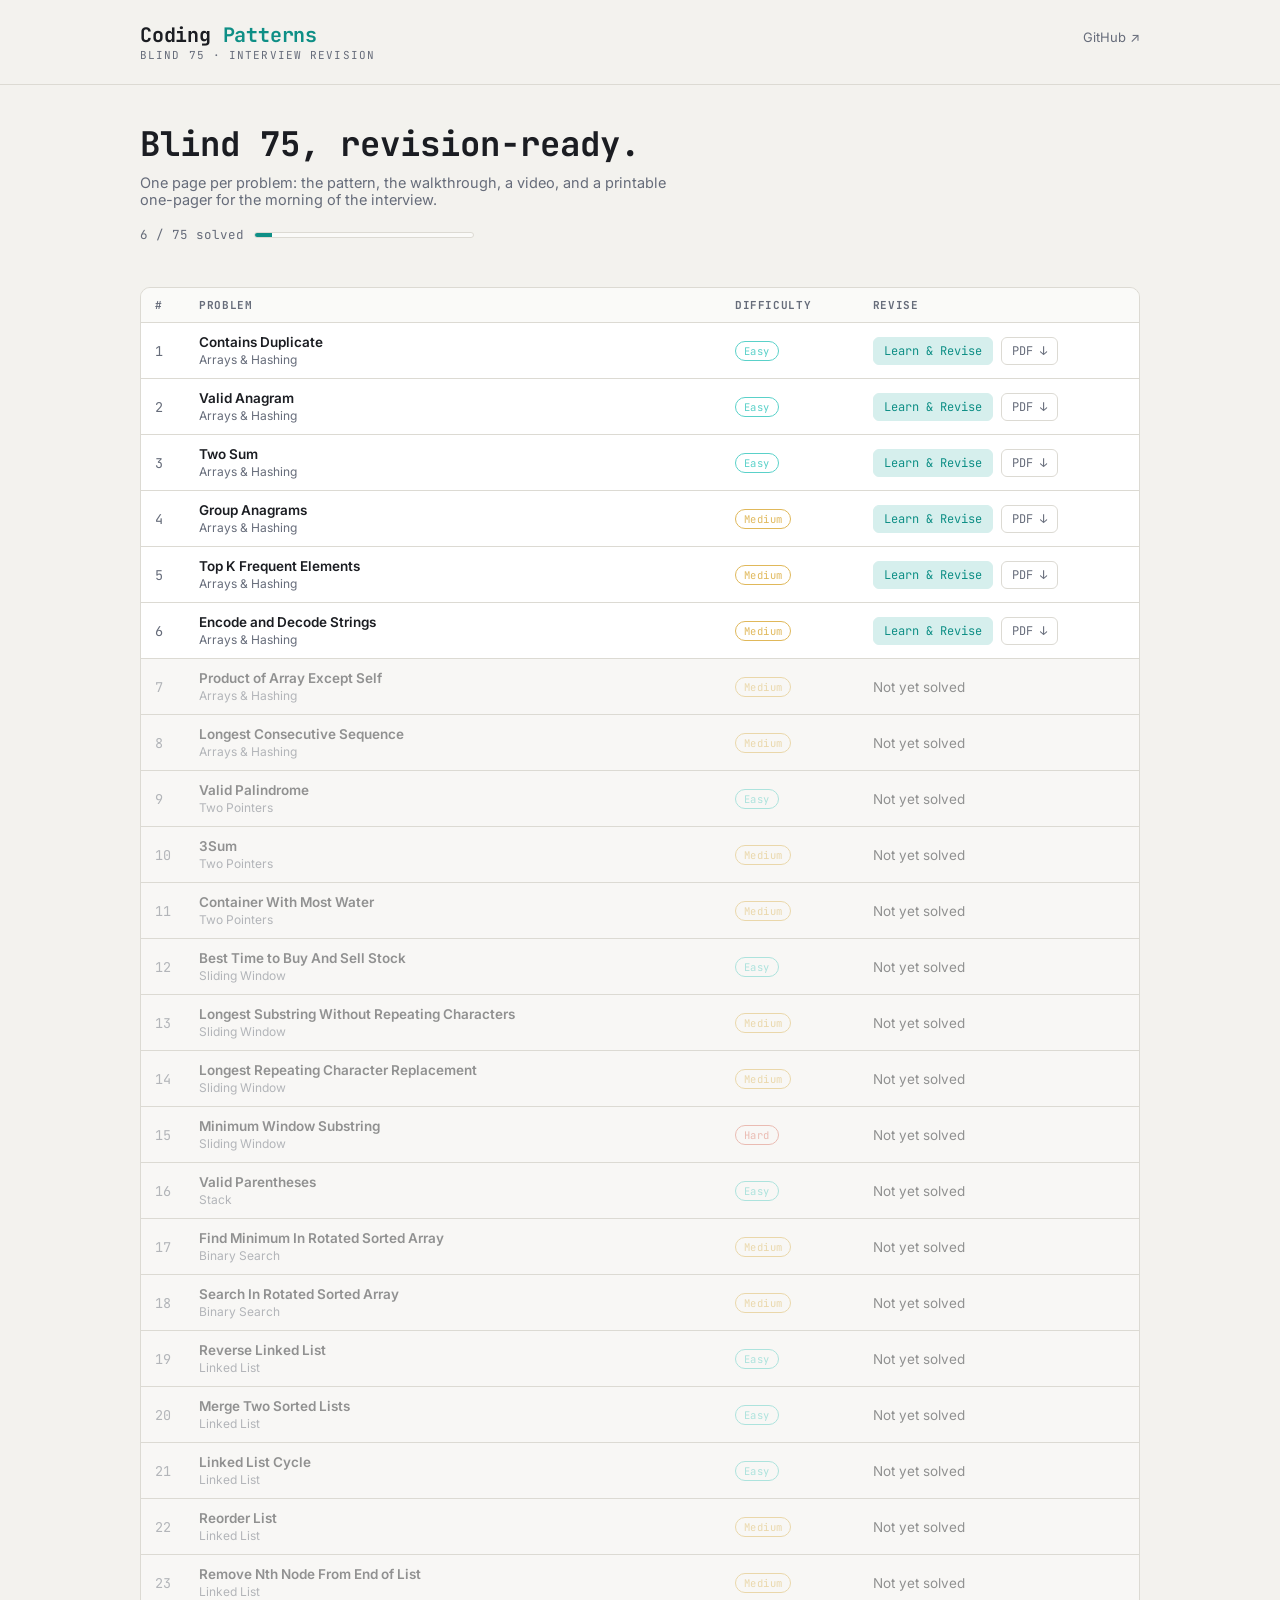
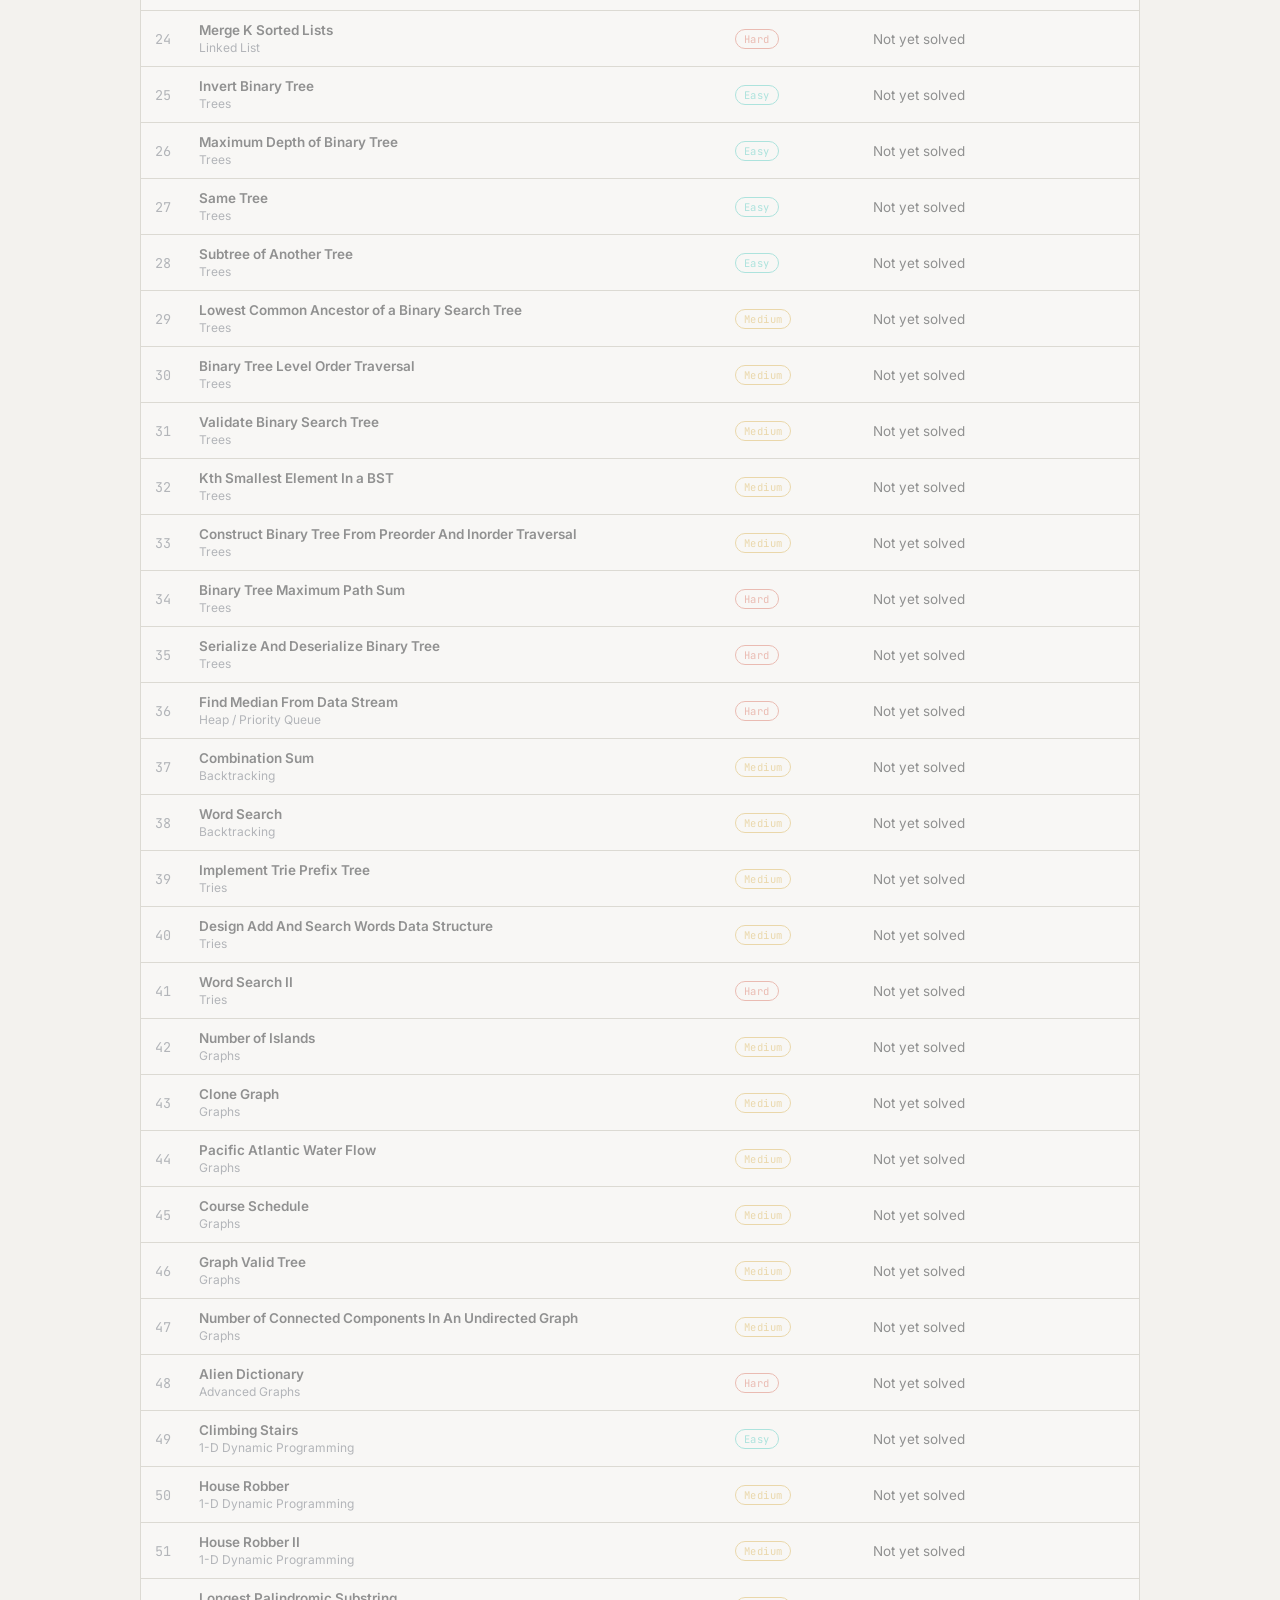
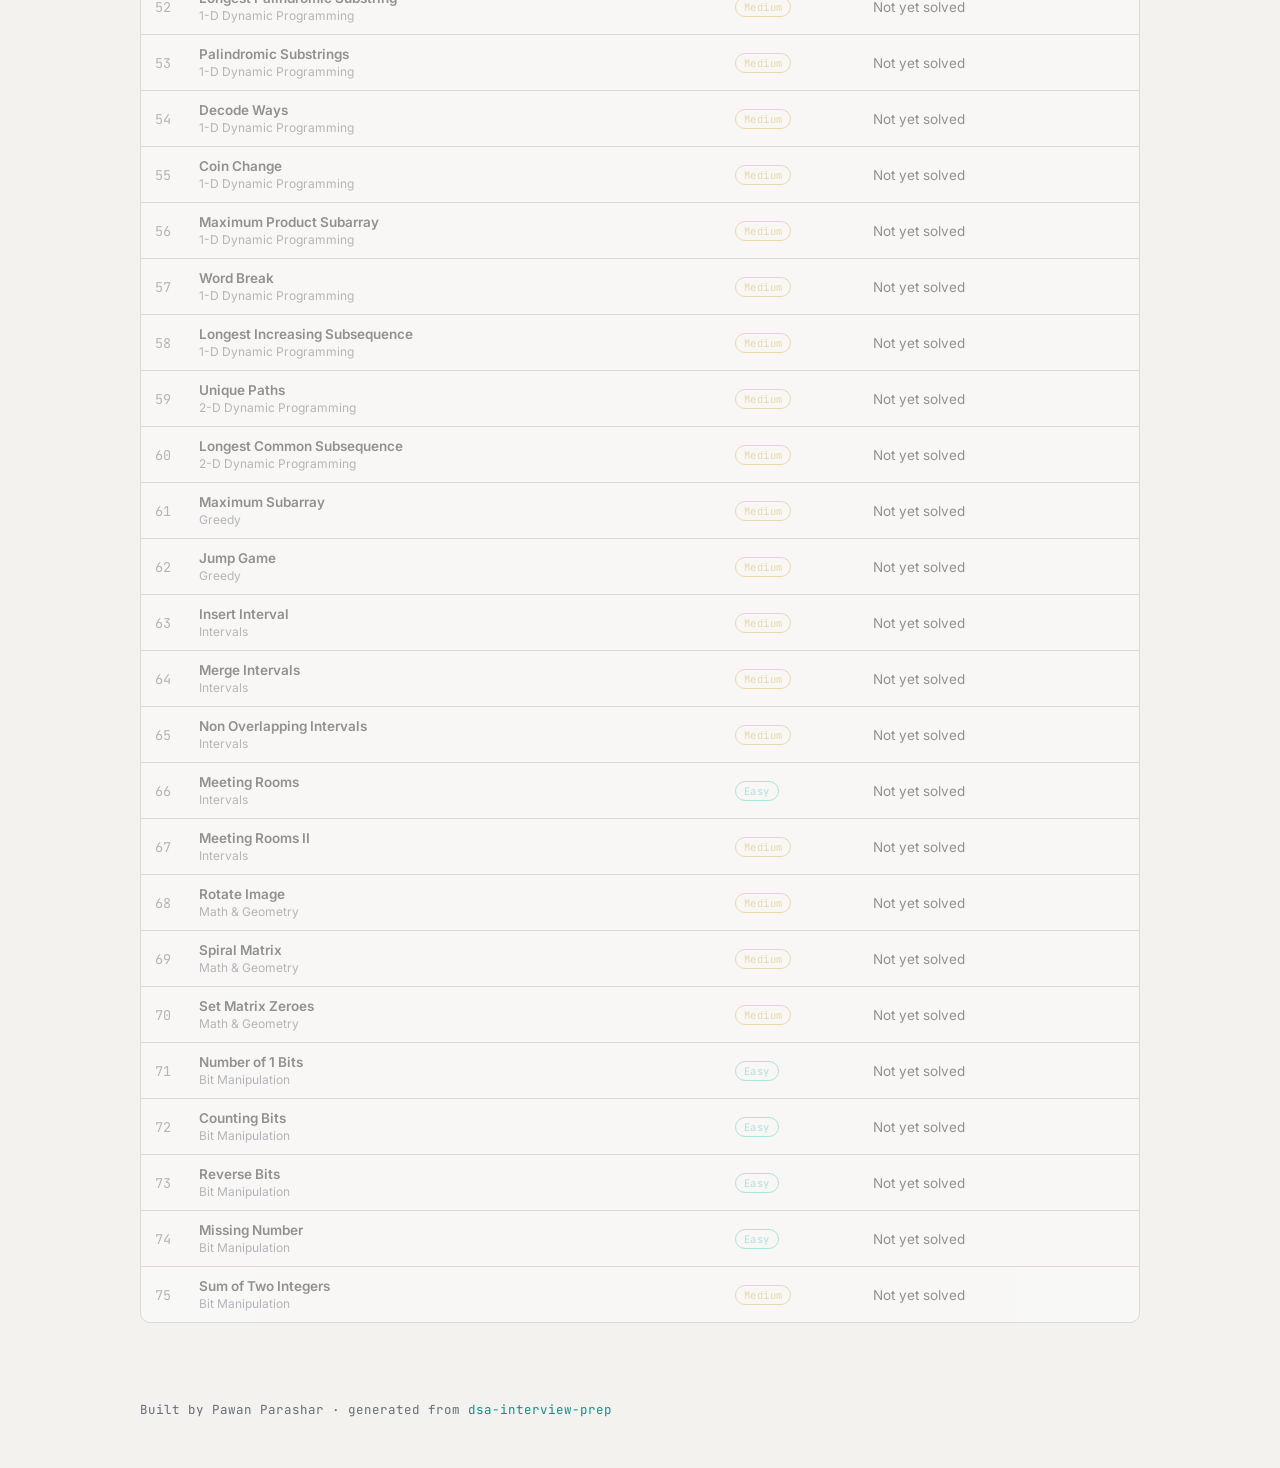
<file: index.html>
<!doctype html>
<html lang="en">
<head>
<meta charset="utf-8">
<meta name="viewport" content="width=device-width, initial-scale=1">
<title>Coding Patterns — Blind 75 Revision</title>
<meta name="description" content="Blind 75 interview revision: pattern-level write-ups, video walkthroughs, and printable one-pagers.">
<link rel="preconnect" href="https://fonts.googleapis.com">
<link rel="preconnect" href="https://fonts.gstatic.com" crossorigin>
<link href="https://fonts.googleapis.com/css2?family=JetBrains+Mono:wght@400;600;700&family=Inter:wght@400;500;600&display=swap" rel="stylesheet">
<link rel="stylesheet" href="assets/css/site.css">
</head>
<body>
  <header class="topbar">
    <div class="container row">
      <div>
        <a class="brand" href="index.html">Coding <span class="dot">Patterns</span></a>
        <div class="tagline">BLIND 75 · INTERVIEW REVISION</div>
      </div>
      <nav>
        <a href="https://github.com/pawanparashar/dsa-interview-prep">GitHub ↗</a>
      </nav>
    </div>
  </header>

  <section class="hero">
    <div class="container">
      <h1>Blind 75, revision-ready.</h1>
      <p>One page per problem: the pattern, the walkthrough, a video, and a printable one-pager for the morning of the interview.</p>
      <div class="progress">
        <span>6 / 75 solved</span>
        <div class="bar"><div class="fill" style="width: 8.0%"></div></div>
      </div>
    </div>
  </section>

  <div class="container">
    <div class="table-wrap">
      <table class="problems">
        <thead>
          <tr>
            <th>#</th>
            <th>Problem</th>
            <th>Difficulty</th>
            <th>Revise</th>
          </tr>
        </thead>
        <tbody>
          
          <tr>
            <td class="num">1</td>
            <td class="title">
              Contains Duplicate
              <span class="muted-cat">Arrays & Hashing</span>
            </td>
            <td><span class="badge Easy">Easy</span></td>
            <td>
              
              <div class="cell-links">
                <a class="linkbtn" href="problems/contains-duplicate/index.html">Learn &amp; Revise</a>
                <a class="linkbtn ghost" href="problems/contains-duplicate/contains-duplicate-onepager.pdf">PDF ↓</a>
              </div>
              
            </td>
          </tr>
          
          <tr>
            <td class="num">2</td>
            <td class="title">
              Valid Anagram
              <span class="muted-cat">Arrays & Hashing</span>
            </td>
            <td><span class="badge Easy">Easy</span></td>
            <td>
              
              <div class="cell-links">
                <a class="linkbtn" href="problems/valid-anagram/index.html">Learn &amp; Revise</a>
                <a class="linkbtn ghost" href="problems/valid-anagram/valid-anagram-onepager.pdf">PDF ↓</a>
              </div>
              
            </td>
          </tr>
          
          <tr>
            <td class="num">3</td>
            <td class="title">
              Two Sum
              <span class="muted-cat">Arrays & Hashing</span>
            </td>
            <td><span class="badge Easy">Easy</span></td>
            <td>
              
              <div class="cell-links">
                <a class="linkbtn" href="problems/two-sum/index.html">Learn &amp; Revise</a>
                <a class="linkbtn ghost" href="problems/two-sum/two-sum-onepager.pdf">PDF ↓</a>
              </div>
              
            </td>
          </tr>
          
          <tr>
            <td class="num">4</td>
            <td class="title">
              Group Anagrams
              <span class="muted-cat">Arrays & Hashing</span>
            </td>
            <td><span class="badge Medium">Medium</span></td>
            <td>
              
              <div class="cell-links">
                <a class="linkbtn" href="problems/group-anagrams/index.html">Learn &amp; Revise</a>
                <a class="linkbtn ghost" href="problems/group-anagrams/group-anagrams-onepager.pdf">PDF ↓</a>
              </div>
              
            </td>
          </tr>
          
          <tr>
            <td class="num">5</td>
            <td class="title">
              Top K Frequent Elements
              <span class="muted-cat">Arrays & Hashing</span>
            </td>
            <td><span class="badge Medium">Medium</span></td>
            <td>
              
              <div class="cell-links">
                <a class="linkbtn" href="problems/top-k-frequent-elements/index.html">Learn &amp; Revise</a>
                <a class="linkbtn ghost" href="problems/top-k-frequent-elements/top-k-frequent-elements-onepager.pdf">PDF ↓</a>
              </div>
              
            </td>
          </tr>
          
          <tr>
            <td class="num">6</td>
            <td class="title">
              Encode and Decode Strings
              <span class="muted-cat">Arrays & Hashing</span>
            </td>
            <td><span class="badge Medium">Medium</span></td>
            <td>
              
              <div class="cell-links">
                <a class="linkbtn" href="problems/encode-and-decode-strings/index.html">Learn &amp; Revise</a>
                <a class="linkbtn ghost" href="problems/encode-and-decode-strings/encode-and-decode-strings-onepager.pdf">PDF ↓</a>
              </div>
              
            </td>
          </tr>
          
          <tr class="pending">
            <td class="num">7</td>
            <td class="title">
              Product of Array Except Self
              <span class="muted-cat">Arrays & Hashing</span>
            </td>
            <td><span class="badge Medium">Medium</span></td>
            <td>
              
              <span class="muted-cat">Not yet solved</span>
              
            </td>
          </tr>
          
          <tr class="pending">
            <td class="num">8</td>
            <td class="title">
              Longest Consecutive Sequence
              <span class="muted-cat">Arrays & Hashing</span>
            </td>
            <td><span class="badge Medium">Medium</span></td>
            <td>
              
              <span class="muted-cat">Not yet solved</span>
              
            </td>
          </tr>
          
          <tr class="pending">
            <td class="num">9</td>
            <td class="title">
              Valid Palindrome
              <span class="muted-cat">Two Pointers</span>
            </td>
            <td><span class="badge Easy">Easy</span></td>
            <td>
              
              <span class="muted-cat">Not yet solved</span>
              
            </td>
          </tr>
          
          <tr class="pending">
            <td class="num">10</td>
            <td class="title">
              3Sum
              <span class="muted-cat">Two Pointers</span>
            </td>
            <td><span class="badge Medium">Medium</span></td>
            <td>
              
              <span class="muted-cat">Not yet solved</span>
              
            </td>
          </tr>
          
          <tr class="pending">
            <td class="num">11</td>
            <td class="title">
              Container With Most Water
              <span class="muted-cat">Two Pointers</span>
            </td>
            <td><span class="badge Medium">Medium</span></td>
            <td>
              
              <span class="muted-cat">Not yet solved</span>
              
            </td>
          </tr>
          
          <tr class="pending">
            <td class="num">12</td>
            <td class="title">
              Best Time to Buy And Sell Stock
              <span class="muted-cat">Sliding Window</span>
            </td>
            <td><span class="badge Easy">Easy</span></td>
            <td>
              
              <span class="muted-cat">Not yet solved</span>
              
            </td>
          </tr>
          
          <tr class="pending">
            <td class="num">13</td>
            <td class="title">
              Longest Substring Without Repeating Characters
              <span class="muted-cat">Sliding Window</span>
            </td>
            <td><span class="badge Medium">Medium</span></td>
            <td>
              
              <span class="muted-cat">Not yet solved</span>
              
            </td>
          </tr>
          
          <tr class="pending">
            <td class="num">14</td>
            <td class="title">
              Longest Repeating Character Replacement
              <span class="muted-cat">Sliding Window</span>
            </td>
            <td><span class="badge Medium">Medium</span></td>
            <td>
              
              <span class="muted-cat">Not yet solved</span>
              
            </td>
          </tr>
          
          <tr class="pending">
            <td class="num">15</td>
            <td class="title">
              Minimum Window Substring
              <span class="muted-cat">Sliding Window</span>
            </td>
            <td><span class="badge Hard">Hard</span></td>
            <td>
              
              <span class="muted-cat">Not yet solved</span>
              
            </td>
          </tr>
          
          <tr class="pending">
            <td class="num">16</td>
            <td class="title">
              Valid Parentheses
              <span class="muted-cat">Stack</span>
            </td>
            <td><span class="badge Easy">Easy</span></td>
            <td>
              
              <span class="muted-cat">Not yet solved</span>
              
            </td>
          </tr>
          
          <tr class="pending">
            <td class="num">17</td>
            <td class="title">
              Find Minimum In Rotated Sorted Array
              <span class="muted-cat">Binary Search</span>
            </td>
            <td><span class="badge Medium">Medium</span></td>
            <td>
              
              <span class="muted-cat">Not yet solved</span>
              
            </td>
          </tr>
          
          <tr class="pending">
            <td class="num">18</td>
            <td class="title">
              Search In Rotated Sorted Array
              <span class="muted-cat">Binary Search</span>
            </td>
            <td><span class="badge Medium">Medium</span></td>
            <td>
              
              <span class="muted-cat">Not yet solved</span>
              
            </td>
          </tr>
          
          <tr class="pending">
            <td class="num">19</td>
            <td class="title">
              Reverse Linked List
              <span class="muted-cat">Linked List</span>
            </td>
            <td><span class="badge Easy">Easy</span></td>
            <td>
              
              <span class="muted-cat">Not yet solved</span>
              
            </td>
          </tr>
          
          <tr class="pending">
            <td class="num">20</td>
            <td class="title">
              Merge Two Sorted Lists
              <span class="muted-cat">Linked List</span>
            </td>
            <td><span class="badge Easy">Easy</span></td>
            <td>
              
              <span class="muted-cat">Not yet solved</span>
              
            </td>
          </tr>
          
          <tr class="pending">
            <td class="num">21</td>
            <td class="title">
              Linked List Cycle
              <span class="muted-cat">Linked List</span>
            </td>
            <td><span class="badge Easy">Easy</span></td>
            <td>
              
              <span class="muted-cat">Not yet solved</span>
              
            </td>
          </tr>
          
          <tr class="pending">
            <td class="num">22</td>
            <td class="title">
              Reorder List
              <span class="muted-cat">Linked List</span>
            </td>
            <td><span class="badge Medium">Medium</span></td>
            <td>
              
              <span class="muted-cat">Not yet solved</span>
              
            </td>
          </tr>
          
          <tr class="pending">
            <td class="num">23</td>
            <td class="title">
              Remove Nth Node From End of List
              <span class="muted-cat">Linked List</span>
            </td>
            <td><span class="badge Medium">Medium</span></td>
            <td>
              
              <span class="muted-cat">Not yet solved</span>
              
            </td>
          </tr>
          
          <tr class="pending">
            <td class="num">24</td>
            <td class="title">
              Merge K Sorted Lists
              <span class="muted-cat">Linked List</span>
            </td>
            <td><span class="badge Hard">Hard</span></td>
            <td>
              
              <span class="muted-cat">Not yet solved</span>
              
            </td>
          </tr>
          
          <tr class="pending">
            <td class="num">25</td>
            <td class="title">
              Invert Binary Tree
              <span class="muted-cat">Trees</span>
            </td>
            <td><span class="badge Easy">Easy</span></td>
            <td>
              
              <span class="muted-cat">Not yet solved</span>
              
            </td>
          </tr>
          
          <tr class="pending">
            <td class="num">26</td>
            <td class="title">
              Maximum Depth of Binary Tree
              <span class="muted-cat">Trees</span>
            </td>
            <td><span class="badge Easy">Easy</span></td>
            <td>
              
              <span class="muted-cat">Not yet solved</span>
              
            </td>
          </tr>
          
          <tr class="pending">
            <td class="num">27</td>
            <td class="title">
              Same Tree
              <span class="muted-cat">Trees</span>
            </td>
            <td><span class="badge Easy">Easy</span></td>
            <td>
              
              <span class="muted-cat">Not yet solved</span>
              
            </td>
          </tr>
          
          <tr class="pending">
            <td class="num">28</td>
            <td class="title">
              Subtree of Another Tree
              <span class="muted-cat">Trees</span>
            </td>
            <td><span class="badge Easy">Easy</span></td>
            <td>
              
              <span class="muted-cat">Not yet solved</span>
              
            </td>
          </tr>
          
          <tr class="pending">
            <td class="num">29</td>
            <td class="title">
              Lowest Common Ancestor of a Binary Search Tree
              <span class="muted-cat">Trees</span>
            </td>
            <td><span class="badge Medium">Medium</span></td>
            <td>
              
              <span class="muted-cat">Not yet solved</span>
              
            </td>
          </tr>
          
          <tr class="pending">
            <td class="num">30</td>
            <td class="title">
              Binary Tree Level Order Traversal
              <span class="muted-cat">Trees</span>
            </td>
            <td><span class="badge Medium">Medium</span></td>
            <td>
              
              <span class="muted-cat">Not yet solved</span>
              
            </td>
          </tr>
          
          <tr class="pending">
            <td class="num">31</td>
            <td class="title">
              Validate Binary Search Tree
              <span class="muted-cat">Trees</span>
            </td>
            <td><span class="badge Medium">Medium</span></td>
            <td>
              
              <span class="muted-cat">Not yet solved</span>
              
            </td>
          </tr>
          
          <tr class="pending">
            <td class="num">32</td>
            <td class="title">
              Kth Smallest Element In a BST
              <span class="muted-cat">Trees</span>
            </td>
            <td><span class="badge Medium">Medium</span></td>
            <td>
              
              <span class="muted-cat">Not yet solved</span>
              
            </td>
          </tr>
          
          <tr class="pending">
            <td class="num">33</td>
            <td class="title">
              Construct Binary Tree From Preorder And Inorder Traversal
              <span class="muted-cat">Trees</span>
            </td>
            <td><span class="badge Medium">Medium</span></td>
            <td>
              
              <span class="muted-cat">Not yet solved</span>
              
            </td>
          </tr>
          
          <tr class="pending">
            <td class="num">34</td>
            <td class="title">
              Binary Tree Maximum Path Sum
              <span class="muted-cat">Trees</span>
            </td>
            <td><span class="badge Hard">Hard</span></td>
            <td>
              
              <span class="muted-cat">Not yet solved</span>
              
            </td>
          </tr>
          
          <tr class="pending">
            <td class="num">35</td>
            <td class="title">
              Serialize And Deserialize Binary Tree
              <span class="muted-cat">Trees</span>
            </td>
            <td><span class="badge Hard">Hard</span></td>
            <td>
              
              <span class="muted-cat">Not yet solved</span>
              
            </td>
          </tr>
          
          <tr class="pending">
            <td class="num">36</td>
            <td class="title">
              Find Median From Data Stream
              <span class="muted-cat">Heap / Priority Queue</span>
            </td>
            <td><span class="badge Hard">Hard</span></td>
            <td>
              
              <span class="muted-cat">Not yet solved</span>
              
            </td>
          </tr>
          
          <tr class="pending">
            <td class="num">37</td>
            <td class="title">
              Combination Sum
              <span class="muted-cat">Backtracking</span>
            </td>
            <td><span class="badge Medium">Medium</span></td>
            <td>
              
              <span class="muted-cat">Not yet solved</span>
              
            </td>
          </tr>
          
          <tr class="pending">
            <td class="num">38</td>
            <td class="title">
              Word Search
              <span class="muted-cat">Backtracking</span>
            </td>
            <td><span class="badge Medium">Medium</span></td>
            <td>
              
              <span class="muted-cat">Not yet solved</span>
              
            </td>
          </tr>
          
          <tr class="pending">
            <td class="num">39</td>
            <td class="title">
              Implement Trie Prefix Tree
              <span class="muted-cat">Tries</span>
            </td>
            <td><span class="badge Medium">Medium</span></td>
            <td>
              
              <span class="muted-cat">Not yet solved</span>
              
            </td>
          </tr>
          
          <tr class="pending">
            <td class="num">40</td>
            <td class="title">
              Design Add And Search Words Data Structure
              <span class="muted-cat">Tries</span>
            </td>
            <td><span class="badge Medium">Medium</span></td>
            <td>
              
              <span class="muted-cat">Not yet solved</span>
              
            </td>
          </tr>
          
          <tr class="pending">
            <td class="num">41</td>
            <td class="title">
              Word Search II
              <span class="muted-cat">Tries</span>
            </td>
            <td><span class="badge Hard">Hard</span></td>
            <td>
              
              <span class="muted-cat">Not yet solved</span>
              
            </td>
          </tr>
          
          <tr class="pending">
            <td class="num">42</td>
            <td class="title">
              Number of Islands
              <span class="muted-cat">Graphs</span>
            </td>
            <td><span class="badge Medium">Medium</span></td>
            <td>
              
              <span class="muted-cat">Not yet solved</span>
              
            </td>
          </tr>
          
          <tr class="pending">
            <td class="num">43</td>
            <td class="title">
              Clone Graph
              <span class="muted-cat">Graphs</span>
            </td>
            <td><span class="badge Medium">Medium</span></td>
            <td>
              
              <span class="muted-cat">Not yet solved</span>
              
            </td>
          </tr>
          
          <tr class="pending">
            <td class="num">44</td>
            <td class="title">
              Pacific Atlantic Water Flow
              <span class="muted-cat">Graphs</span>
            </td>
            <td><span class="badge Medium">Medium</span></td>
            <td>
              
              <span class="muted-cat">Not yet solved</span>
              
            </td>
          </tr>
          
          <tr class="pending">
            <td class="num">45</td>
            <td class="title">
              Course Schedule
              <span class="muted-cat">Graphs</span>
            </td>
            <td><span class="badge Medium">Medium</span></td>
            <td>
              
              <span class="muted-cat">Not yet solved</span>
              
            </td>
          </tr>
          
          <tr class="pending">
            <td class="num">46</td>
            <td class="title">
              Graph Valid Tree
              <span class="muted-cat">Graphs</span>
            </td>
            <td><span class="badge Medium">Medium</span></td>
            <td>
              
              <span class="muted-cat">Not yet solved</span>
              
            </td>
          </tr>
          
          <tr class="pending">
            <td class="num">47</td>
            <td class="title">
              Number of Connected Components In An Undirected Graph
              <span class="muted-cat">Graphs</span>
            </td>
            <td><span class="badge Medium">Medium</span></td>
            <td>
              
              <span class="muted-cat">Not yet solved</span>
              
            </td>
          </tr>
          
          <tr class="pending">
            <td class="num">48</td>
            <td class="title">
              Alien Dictionary
              <span class="muted-cat">Advanced Graphs</span>
            </td>
            <td><span class="badge Hard">Hard</span></td>
            <td>
              
              <span class="muted-cat">Not yet solved</span>
              
            </td>
          </tr>
          
          <tr class="pending">
            <td class="num">49</td>
            <td class="title">
              Climbing Stairs
              <span class="muted-cat">1-D Dynamic Programming</span>
            </td>
            <td><span class="badge Easy">Easy</span></td>
            <td>
              
              <span class="muted-cat">Not yet solved</span>
              
            </td>
          </tr>
          
          <tr class="pending">
            <td class="num">50</td>
            <td class="title">
              House Robber
              <span class="muted-cat">1-D Dynamic Programming</span>
            </td>
            <td><span class="badge Medium">Medium</span></td>
            <td>
              
              <span class="muted-cat">Not yet solved</span>
              
            </td>
          </tr>
          
          <tr class="pending">
            <td class="num">51</td>
            <td class="title">
              House Robber II
              <span class="muted-cat">1-D Dynamic Programming</span>
            </td>
            <td><span class="badge Medium">Medium</span></td>
            <td>
              
              <span class="muted-cat">Not yet solved</span>
              
            </td>
          </tr>
          
          <tr class="pending">
            <td class="num">52</td>
            <td class="title">
              Longest Palindromic Substring
              <span class="muted-cat">1-D Dynamic Programming</span>
            </td>
            <td><span class="badge Medium">Medium</span></td>
            <td>
              
              <span class="muted-cat">Not yet solved</span>
              
            </td>
          </tr>
          
          <tr class="pending">
            <td class="num">53</td>
            <td class="title">
              Palindromic Substrings
              <span class="muted-cat">1-D Dynamic Programming</span>
            </td>
            <td><span class="badge Medium">Medium</span></td>
            <td>
              
              <span class="muted-cat">Not yet solved</span>
              
            </td>
          </tr>
          
          <tr class="pending">
            <td class="num">54</td>
            <td class="title">
              Decode Ways
              <span class="muted-cat">1-D Dynamic Programming</span>
            </td>
            <td><span class="badge Medium">Medium</span></td>
            <td>
              
              <span class="muted-cat">Not yet solved</span>
              
            </td>
          </tr>
          
          <tr class="pending">
            <td class="num">55</td>
            <td class="title">
              Coin Change
              <span class="muted-cat">1-D Dynamic Programming</span>
            </td>
            <td><span class="badge Medium">Medium</span></td>
            <td>
              
              <span class="muted-cat">Not yet solved</span>
              
            </td>
          </tr>
          
          <tr class="pending">
            <td class="num">56</td>
            <td class="title">
              Maximum Product Subarray
              <span class="muted-cat">1-D Dynamic Programming</span>
            </td>
            <td><span class="badge Medium">Medium</span></td>
            <td>
              
              <span class="muted-cat">Not yet solved</span>
              
            </td>
          </tr>
          
          <tr class="pending">
            <td class="num">57</td>
            <td class="title">
              Word Break
              <span class="muted-cat">1-D Dynamic Programming</span>
            </td>
            <td><span class="badge Medium">Medium</span></td>
            <td>
              
              <span class="muted-cat">Not yet solved</span>
              
            </td>
          </tr>
          
          <tr class="pending">
            <td class="num">58</td>
            <td class="title">
              Longest Increasing Subsequence
              <span class="muted-cat">1-D Dynamic Programming</span>
            </td>
            <td><span class="badge Medium">Medium</span></td>
            <td>
              
              <span class="muted-cat">Not yet solved</span>
              
            </td>
          </tr>
          
          <tr class="pending">
            <td class="num">59</td>
            <td class="title">
              Unique Paths
              <span class="muted-cat">2-D Dynamic Programming</span>
            </td>
            <td><span class="badge Medium">Medium</span></td>
            <td>
              
              <span class="muted-cat">Not yet solved</span>
              
            </td>
          </tr>
          
          <tr class="pending">
            <td class="num">60</td>
            <td class="title">
              Longest Common Subsequence
              <span class="muted-cat">2-D Dynamic Programming</span>
            </td>
            <td><span class="badge Medium">Medium</span></td>
            <td>
              
              <span class="muted-cat">Not yet solved</span>
              
            </td>
          </tr>
          
          <tr class="pending">
            <td class="num">61</td>
            <td class="title">
              Maximum Subarray
              <span class="muted-cat">Greedy</span>
            </td>
            <td><span class="badge Medium">Medium</span></td>
            <td>
              
              <span class="muted-cat">Not yet solved</span>
              
            </td>
          </tr>
          
          <tr class="pending">
            <td class="num">62</td>
            <td class="title">
              Jump Game
              <span class="muted-cat">Greedy</span>
            </td>
            <td><span class="badge Medium">Medium</span></td>
            <td>
              
              <span class="muted-cat">Not yet solved</span>
              
            </td>
          </tr>
          
          <tr class="pending">
            <td class="num">63</td>
            <td class="title">
              Insert Interval
              <span class="muted-cat">Intervals</span>
            </td>
            <td><span class="badge Medium">Medium</span></td>
            <td>
              
              <span class="muted-cat">Not yet solved</span>
              
            </td>
          </tr>
          
          <tr class="pending">
            <td class="num">64</td>
            <td class="title">
              Merge Intervals
              <span class="muted-cat">Intervals</span>
            </td>
            <td><span class="badge Medium">Medium</span></td>
            <td>
              
              <span class="muted-cat">Not yet solved</span>
              
            </td>
          </tr>
          
          <tr class="pending">
            <td class="num">65</td>
            <td class="title">
              Non Overlapping Intervals
              <span class="muted-cat">Intervals</span>
            </td>
            <td><span class="badge Medium">Medium</span></td>
            <td>
              
              <span class="muted-cat">Not yet solved</span>
              
            </td>
          </tr>
          
          <tr class="pending">
            <td class="num">66</td>
            <td class="title">
              Meeting Rooms
              <span class="muted-cat">Intervals</span>
            </td>
            <td><span class="badge Easy">Easy</span></td>
            <td>
              
              <span class="muted-cat">Not yet solved</span>
              
            </td>
          </tr>
          
          <tr class="pending">
            <td class="num">67</td>
            <td class="title">
              Meeting Rooms II
              <span class="muted-cat">Intervals</span>
            </td>
            <td><span class="badge Medium">Medium</span></td>
            <td>
              
              <span class="muted-cat">Not yet solved</span>
              
            </td>
          </tr>
          
          <tr class="pending">
            <td class="num">68</td>
            <td class="title">
              Rotate Image
              <span class="muted-cat">Math & Geometry</span>
            </td>
            <td><span class="badge Medium">Medium</span></td>
            <td>
              
              <span class="muted-cat">Not yet solved</span>
              
            </td>
          </tr>
          
          <tr class="pending">
            <td class="num">69</td>
            <td class="title">
              Spiral Matrix
              <span class="muted-cat">Math & Geometry</span>
            </td>
            <td><span class="badge Medium">Medium</span></td>
            <td>
              
              <span class="muted-cat">Not yet solved</span>
              
            </td>
          </tr>
          
          <tr class="pending">
            <td class="num">70</td>
            <td class="title">
              Set Matrix Zeroes
              <span class="muted-cat">Math & Geometry</span>
            </td>
            <td><span class="badge Medium">Medium</span></td>
            <td>
              
              <span class="muted-cat">Not yet solved</span>
              
            </td>
          </tr>
          
          <tr class="pending">
            <td class="num">71</td>
            <td class="title">
              Number of 1 Bits
              <span class="muted-cat">Bit Manipulation</span>
            </td>
            <td><span class="badge Easy">Easy</span></td>
            <td>
              
              <span class="muted-cat">Not yet solved</span>
              
            </td>
          </tr>
          
          <tr class="pending">
            <td class="num">72</td>
            <td class="title">
              Counting Bits
              <span class="muted-cat">Bit Manipulation</span>
            </td>
            <td><span class="badge Easy">Easy</span></td>
            <td>
              
              <span class="muted-cat">Not yet solved</span>
              
            </td>
          </tr>
          
          <tr class="pending">
            <td class="num">73</td>
            <td class="title">
              Reverse Bits
              <span class="muted-cat">Bit Manipulation</span>
            </td>
            <td><span class="badge Easy">Easy</span></td>
            <td>
              
              <span class="muted-cat">Not yet solved</span>
              
            </td>
          </tr>
          
          <tr class="pending">
            <td class="num">74</td>
            <td class="title">
              Missing Number
              <span class="muted-cat">Bit Manipulation</span>
            </td>
            <td><span class="badge Easy">Easy</span></td>
            <td>
              
              <span class="muted-cat">Not yet solved</span>
              
            </td>
          </tr>
          
          <tr class="pending">
            <td class="num">75</td>
            <td class="title">
              Sum of Two Integers
              <span class="muted-cat">Bit Manipulation</span>
            </td>
            <td><span class="badge Medium">Medium</span></td>
            <td>
              
              <span class="muted-cat">Not yet solved</span>
              
            </td>
          </tr>
          
        </tbody>
      </table>
    </div>
  </div>

  <footer>
    <div class="container">Built by Pawan Parashar · generated from <a href="https://github.com/pawanparashar/dsa-interview-prep">dsa-interview-prep</a></div>
  </footer>
</body>
</html>
</file>
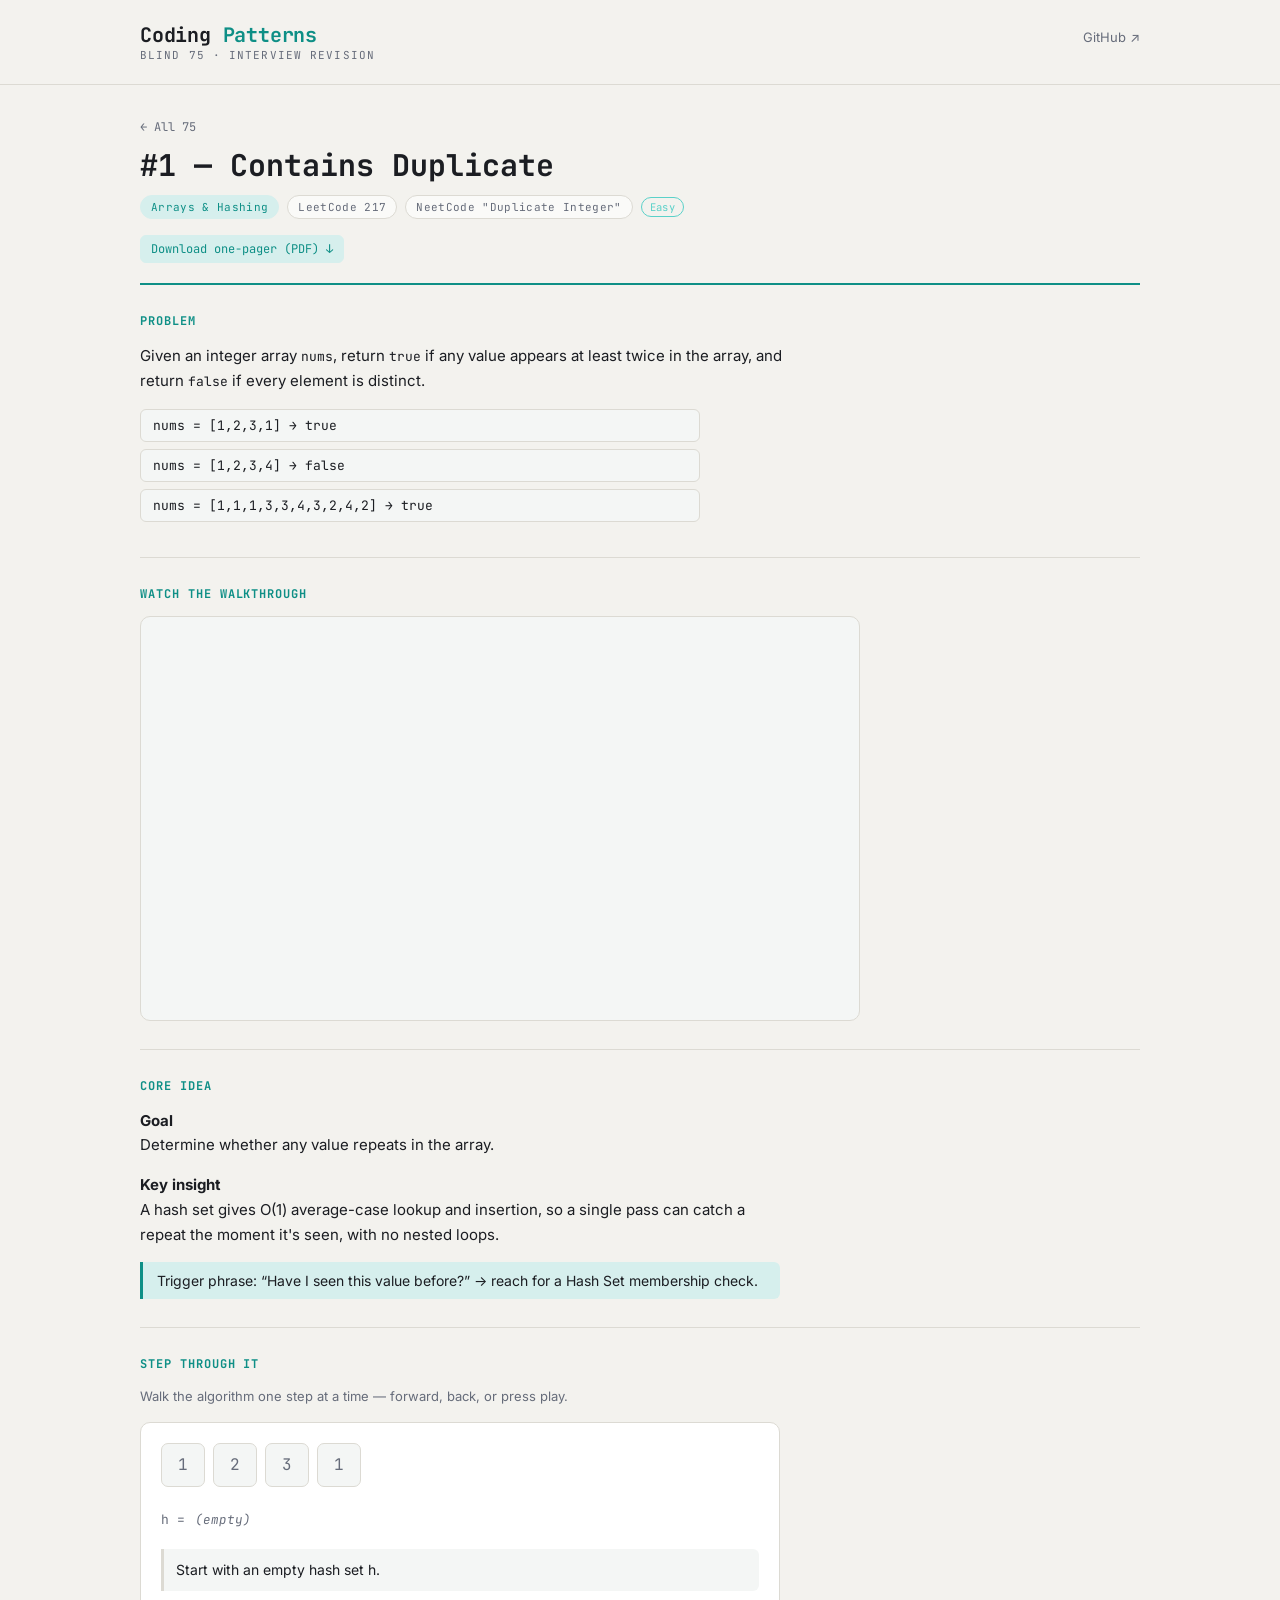
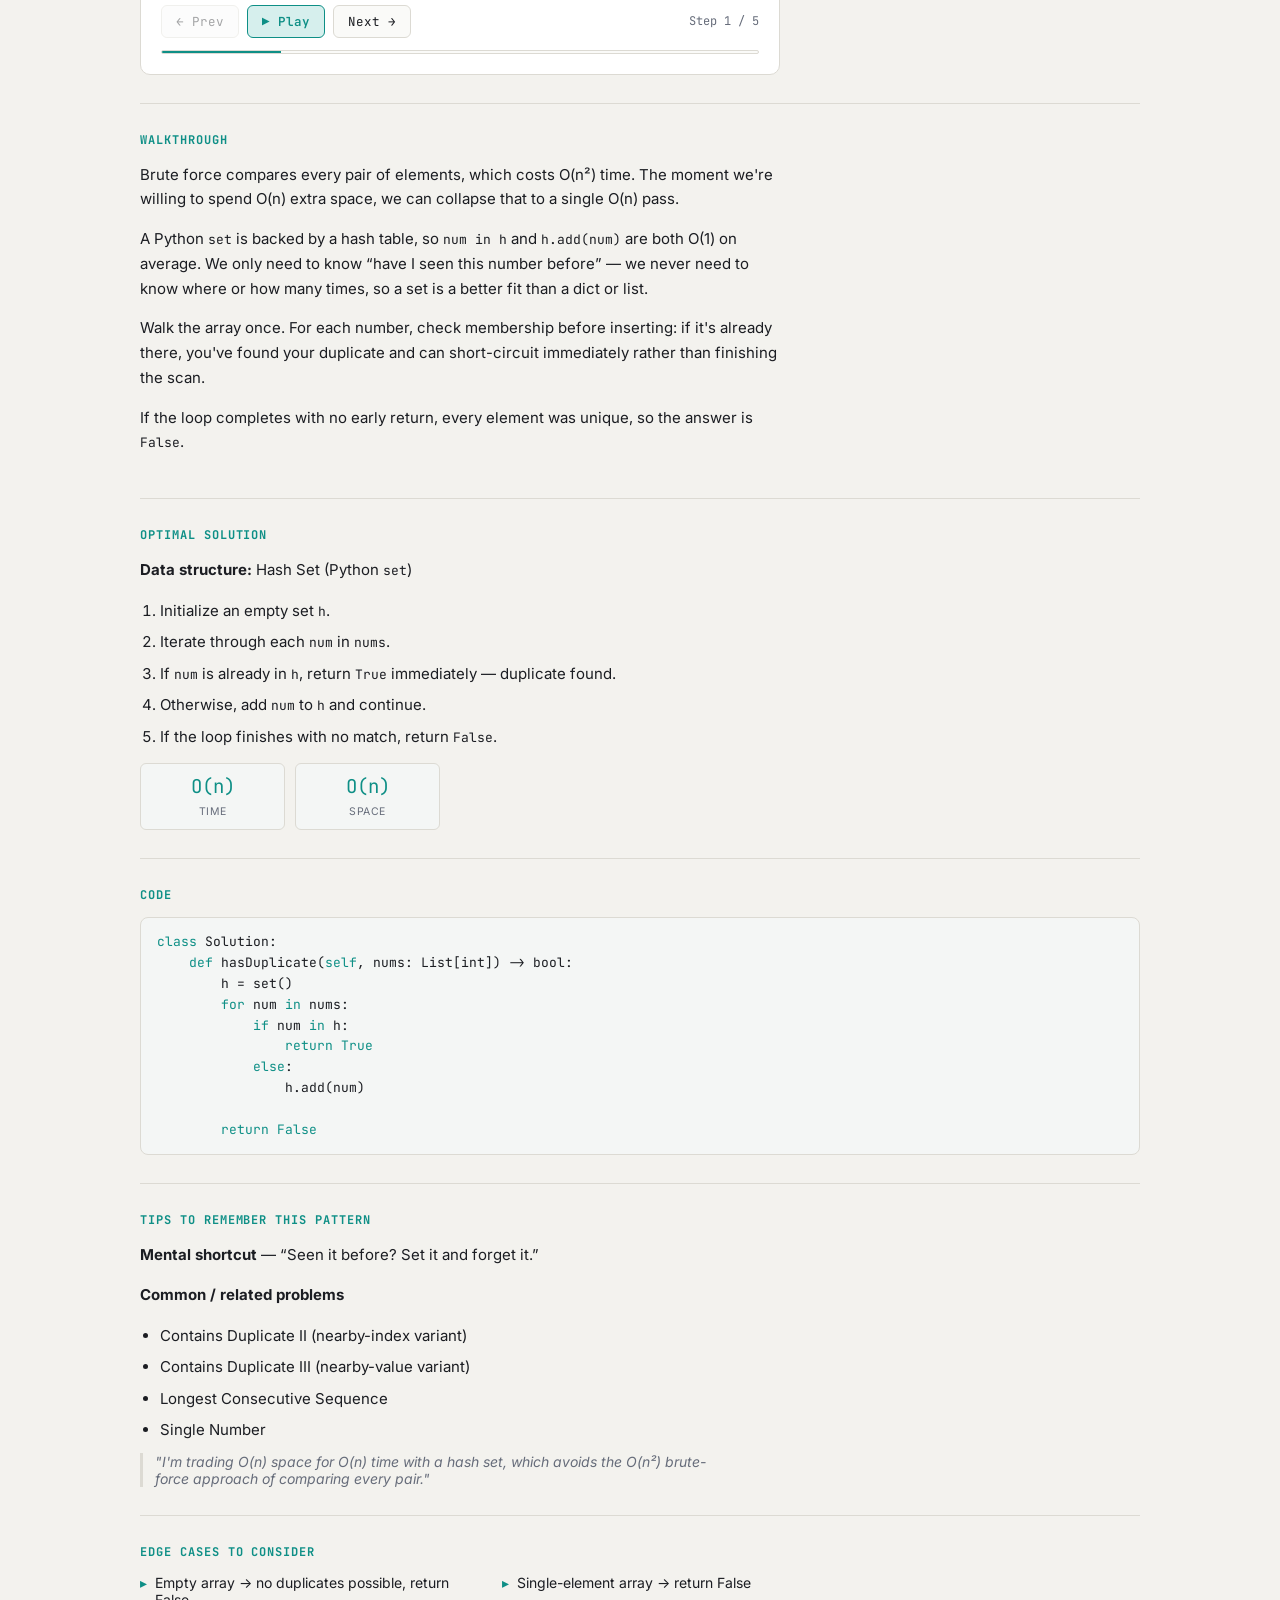
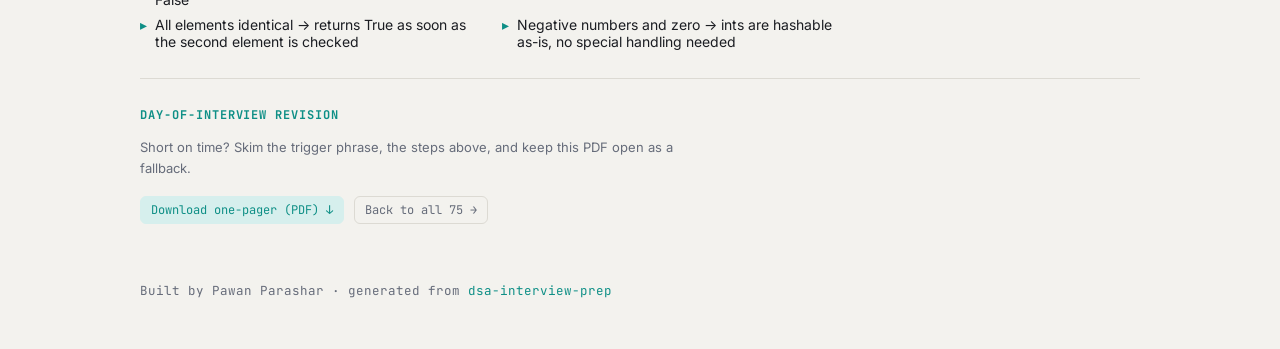
<file: problems/contains-duplicate/index.html>
<!doctype html>
<html lang="en">
<head>
<meta charset="utf-8">
<meta name="viewport" content="width=device-width, initial-scale=1">
<title>Contains Duplicate — Coding Patterns</title>
<meta name="description" content="Contains Duplicate (Arrays & Hashing) — pattern, walkthrough, video, and printable one-pager.">
<link rel="preconnect" href="https://fonts.googleapis.com">
<link rel="preconnect" href="https://fonts.gstatic.com" crossorigin>
<link href="https://fonts.googleapis.com/css2?family=JetBrains+Mono:wght@400;600;700&family=Inter:wght@400;500;600&display=swap" rel="stylesheet">
<link rel="stylesheet" href="../../assets/css/site.css">
</head>
<body>
  <header class="topbar">
    <div class="container row">
      <div>
        <a class="brand" href="../../index.html">Coding <span class="dot">Patterns</span></a>
        <div class="tagline">BLIND 75 · INTERVIEW REVISION</div>
      </div>
      <nav>
        <a href="https://github.com/pawanparashar/dsa-interview-prep">GitHub ↗</a>
      </nav>
    </div>
  </header>

  <div class="container">
    <div class="p-head">
      <a class="crumbs" href="../../index.html">← All 75</a>
      <h1>#1 — Contains Duplicate</h1>
      <div class="pills">
        <span class="pill accent">Arrays & Hashing</span>
        <span class="pill">LeetCode 217</span>
        <span class="pill">NeetCode "Duplicate Integer"</span>
        <span class="badge Easy">Easy</span>
      </div>
      <div class="p-actions">
        <a class="linkbtn" href="contains-duplicate-onepager.pdf">Download one-pager (PDF) ↓</a>
      </div>
    </div>

    <div class="section">
      <h2>Problem</h2>
      <p>Given an integer array <code>nums</code>, return <code>true</code> if any value appears at least twice in the array, and return <code>false</code> if every element is distinct.</p>
      <div class="examples">
        
        <div>nums = [1,2,3,1] → true</div>
        
        <div>nums = [1,2,3,4] → false</div>
        
        <div>nums = [1,1,1,3,3,4,3,2,4,2] → true</div>
        
      </div>
    </div>

    <div class="section">
      <h2>Watch the walkthrough</h2>
      <div class="video-frame">
        <iframe src="https://www.youtube.com/embed/3OamzN90kPg" title="Contains Duplicate solution walkthrough" allow="accelerometer; autoplay; clipboard-write; encrypted-media; gyroscope; picture-in-picture" allowfullscreen loading="lazy"></iframe>
      </div>
    </div>

    <div class="section">
      <h2>Core idea</h2>
      <p><strong>Goal</strong><br>Determine whether any value repeats in the array.</p>
      <p><strong>Key insight</strong><br>A hash set gives O(1) average-case lookup and insertion, so a single pass can catch a repeat the moment it's seen, with no nested loops.</p>
      <div class="callout">Trigger phrase: “Have I seen this value before?” → reach for a Hash Set membership check.</div>
    </div>

    
    <div class="section">
      <h2>Step through it</h2>
      <p class="muted">Walk the algorithm one step at a time — forward, back, or press play.</p>
      <div class="viz" id="viz" data-trace="{&quot;array&quot;: [1, 2, 3, 1], &quot;frames&quot;: [{&quot;idx&quot;: null, &quot;set&quot;: [], &quot;status&quot;: &quot;start&quot;, &quot;note&quot;: &quot;Start with an empty hash set h.&quot;}, {&quot;idx&quot;: 0, &quot;set&quot;: [1], &quot;status&quot;: &quot;add&quot;, &quot;note&quot;: &quot;num = 1 \u2014 not in h, so add it. h = {1}&quot;}, {&quot;idx&quot;: 1, &quot;set&quot;: [1, 2], &quot;status&quot;: &quot;add&quot;, &quot;note&quot;: &quot;num = 2 \u2014 not in h, so add it. h = {1, 2}&quot;}, {&quot;idx&quot;: 2, &quot;set&quot;: [1, 2, 3], &quot;status&quot;: &quot;add&quot;, &quot;note&quot;: &quot;num = 3 \u2014 not in h, so add it. h = {1, 2, 3}&quot;}, {&quot;idx&quot;: 3, &quot;set&quot;: [1, 2, 3], &quot;status&quot;: &quot;found&quot;, &quot;note&quot;: &quot;num = 1 \u2014 already in h! Return True immediately.&quot;}]}">
        <div class="viz-body" id="vizBody"></div>
        <div class="viz-note" id="vizNote"></div>
        <div class="viz-controls">
          <button class="viz-btn" id="vizPrev" aria-label="Previous step">&larr; Prev</button>
          <button class="viz-btn accent" id="vizPlay" aria-label="Play">&#9654; Play</button>
          <button class="viz-btn" id="vizNext" aria-label="Next step">Next &rarr;</button>
          <span class="viz-step-count" id="vizCount"></span>
        </div>
        <div class="viz-progress"><div class="viz-progress-fill" id="vizProgressFill"></div></div>
      </div>
    </div>
    

    <div class="section">
      <h2>Walkthrough</h2>
      
      <p>Brute force compares every pair of elements, which costs O(n²) time. The moment we're willing to spend O(n) extra space, we can collapse that to a single O(n) pass.</p>
      
      <p>A Python <code>set</code> is backed by a hash table, so <code>num in h</code> and <code>h.add(num)</code> are both O(1) on average. We only need to know “have I seen this number before” — we never need to know where or how many times, so a set is a better fit than a dict or list.</p>
      
      <p>Walk the array once. For each number, check membership before inserting: if it's already there, you've found your duplicate and can short-circuit immediately rather than finishing the scan.</p>
      
      <p>If the loop completes with no early return, every element was unique, so the answer is <code>False</code>.</p>
      
    </div>

    <div class="section">
      <h2>Optimal solution</h2>
      <p><strong>Data structure:</strong> Hash Set (Python <code>set</code>)</p>
      <ol class="steps">
        
        <li>Initialize an empty set <code>h</code>.</li>
        
        <li>Iterate through each <code>num</code> in <code>nums</code>.</li>
        
        <li>If <code>num</code> is already in <code>h</code>, return <code>True</code> immediately — duplicate found.</li>
        
        <li>Otherwise, add <code>num</code> to <code>h</code> and continue.</li>
        
        <li>If the loop finishes with no match, return <code>False</code>.</li>
        
      </ol>
      <div class="complexity">
        <div class="box"><span class="v">O(n)</span><span class="k">Time</span></div>
        <div class="box"><span class="v">O(n)</span><span class="k">Space</span></div>
      </div>
    </div>

    <div class="section">
      <h2>Code</h2>
      <pre><code><span class="kw">class</span> Solution:
    <span class="kw">def</span> hasDuplicate(<span class="kw">self</span>, nums: List[int]) -&gt; bool:
        h = set()
        <span class="kw">for</span> num <span class="kw">in</span> nums:
            <span class="kw">if</span> num <span class="kw">in</span> h:
                <span class="kw">return</span> <span class="kw">True</span>
            <span class="kw">else</span>:
                h.add(num)

        <span class="kw">return</span> <span class="kw">False</span></code></pre>
    </div>

    

    <div class="section">
      <h2>Tips to remember this pattern</h2>
      <p><strong>Mental shortcut</strong> — “Seen it before? Set it and forget it.”</p>
      <p><strong>Common / related problems</strong></p>
      <ul class="plain">
        
        <li>Contains Duplicate II (nearby-index variant)</li>
        
        <li>Contains Duplicate III (nearby-value variant)</li>
        
        <li>Longest Consecutive Sequence</li>
        
        <li>Single Number</li>
        
      </ul>
      <div class="quote">"I'm trading O(n) space for O(n) time with a hash set, which avoids the O(n²) brute-force approach of comparing every pair."</div>
    </div>

    <div class="section">
      <h2>Edge cases to consider</h2>
      <ul class="edge-list">
        
        <li>Empty array → no duplicates possible, return False</li>
        
        <li>Single-element array → return False</li>
        
        <li>All elements identical → returns True as soon as the second element is checked</li>
        
        <li>Negative numbers and zero → ints are hashable as-is, no special handling needed</li>
        
      </ul>
    </div>

    <div class="section">
      <h2>Day-of-interview revision</h2>
      <p class="muted">Short on time? Skim the trigger phrase, the steps above, and keep this PDF open as a fallback.</p>
      <div class="p-actions">
        <a class="linkbtn" href="contains-duplicate-onepager.pdf">Download one-pager (PDF) ↓</a>
        <a class="linkbtn ghost" href="../../index.html">Back to all 75 →</a>
      </div>
    </div>
  </div>

  <footer>
    <div class="container">Built by Pawan Parashar · generated from <a href="https://github.com/pawanparashar/dsa-interview-prep">dsa-interview-prep</a></div>
  </footer>

  
  <script>
  (function () {
    var root = document.getElementById('viz');
    if (!root) return;
    var trace = JSON.parse(root.dataset.trace);
    var mode = trace.mode || 'array-set';
    var frames = trace.frames;
    var cur = 0;
    var playing = false;
    var timer = null;

    var bodyEl = document.getElementById('vizBody');
    var noteEl = document.getElementById('vizNote');
    var countEl = document.getElementById('vizCount');
    var fillEl = document.getElementById('vizProgressFill');
    var prevBtn = document.getElementById('vizPrev');
    var nextBtn = document.getElementById('vizNext');
    var playBtn = document.getElementById('vizPlay');

    function makeCells(container, chars) {
      chars.split('').forEach(function (ch) {
        var cell = document.createElement('div');
        cell.className = 'viz-cell';
        cell.textContent = ch;
        container.appendChild(cell);
      });
    }

    function renderChips(container, counts, highlightKey, mismatch) {
      container.innerHTML = '';
      var keys = Object.keys(counts);
      if (keys.length === 0) {
        var empty = document.createElement('span');
        empty.className = 'viz-set-empty';
        empty.textContent = '(empty)';
        container.appendChild(empty);
        return;
      }
      keys.forEach(function (k) {
        var chip = document.createElement('span');
        chip.className = 'viz-chip';
        if (k === highlightKey) chip.classList.add(mismatch ? 'found' : 'active');
        chip.textContent = k + ':' + counts[k];
        container.appendChild(chip);
      });
    }

    var updateFrame;

    if (mode === 'strings') {
      bodyEl.innerHTML =
        '<div class="viz-str-row"><span class="viz-str-label">s =</span><div class="viz-array" id="vizArrS"></div></div>' +
        '<div class="viz-str-row"><span class="viz-str-label">t =</span><div class="viz-array" id="vizArrT"></div></div>' +
        '<div class="viz-counts-row">' +
          '<div class="viz-counts"><div class="viz-set-label">counterS =</div><div class="viz-set" id="vizChipsS"></div></div>' +
          '<div class="viz-counts"><div class="viz-set-label">counterT =</div><div class="viz-set" id="vizChipsT"></div></div>' +
        '</div>';
      makeCells(document.getElementById('vizArrS'), trace.s);
      makeCells(document.getElementById('vizArrT'), trace.t);
      var sCells = bodyEl.querySelectorAll('#vizArrS .viz-cell');
      var tCells = bodyEl.querySelectorAll('#vizArrT .viz-cell');
      var chipsS = document.getElementById('vizChipsS');
      var chipsT = document.getElementById('vizChipsT');

      updateFrame = function (f) {
        sCells.forEach(function (cell, i) {
          cell.classList.remove('active', 'done');
          if (f.sIdx !== null && i === f.sIdx) cell.classList.add('active');
          else if (f.phase !== 'build' || (f.sIdx !== null && i < f.sIdx)) cell.classList.add('done');
        });
        tCells.forEach(function (cell, i) {
          cell.classList.remove('active', 'done');
          if (f.tIdx !== null && i === f.tIdx) cell.classList.add('active');
          else if (f.phase !== 'build' || (f.tIdx !== null && i < f.tIdx)) cell.classList.add('done');
        });
        var mismatch = f.status === 'mismatch';
        renderChips(chipsS, f.counterS, f.compareKey, mismatch);
        renderChips(chipsT, f.counterT, f.compareKey, mismatch);
      };
    } else if (mode === 'groups') {
      bodyEl.innerHTML =
        '<div class="viz-array" id="vizArray"></div>' +
        '<div class="viz-set-row"><span class="viz-set-label">groups =</span></div>' +
        '<div class="viz-groups" id="vizGroups"></div>';
      var arrayElG = document.getElementById('vizArray');
      trace.array.forEach(function (val) {
        var cell = document.createElement('div');
        cell.className = 'viz-cell viz-cell-word';
        cell.textContent = val;
        arrayElG.appendChild(cell);
      });
      var cellsG = arrayElG.querySelectorAll('.viz-cell');
      var groupsEl = document.getElementById('vizGroups');

      updateFrame = function (f) {
        cellsG.forEach(function (cell, i) {
          cell.classList.remove('active', 'done');
          if (f.idx !== null && i === f.idx) {
            cell.classList.add('active');
          } else if ((f.idx !== null && i < f.idx) || f.status === 'done') {
            cell.classList.add('done');
          }
        });
        groupsEl.innerHTML = '';
        var keysG = Object.keys(f.groups);
        if (keysG.length === 0) {
          var emptyG = document.createElement('span');
          emptyG.className = 'viz-set-empty';
          emptyG.textContent = '(empty)';
          groupsEl.appendChild(emptyG);
        } else {
          keysG.forEach(function (k) {
            var box = document.createElement('div');
            box.className = 'viz-group-box';
            if (k === f.key) box.classList.add('active');
            var label = document.createElement('div');
            label.className = 'viz-group-key';
            label.textContent = 'key: ' + k;
            box.appendChild(label);
            var wordsWrap = document.createElement('div');
            wordsWrap.className = 'viz-group-words';
            f.groups[k].forEach(function (w) {
              var chip = document.createElement('span');
              chip.className = 'viz-chip';
              chip.textContent = w;
              wordsWrap.appendChild(chip);
            });
            box.appendChild(wordsWrap);
            groupsEl.appendChild(box);
          });
        }
      };
    } else if (mode === 'codec') {
      bodyEl.innerHTML =
        '<div class="viz-set-row"><span class="viz-set-label">strs =</span></div>' +
        '<div class="viz-array" id="vizArray"></div>' +
        '<div class="viz-set-row"><span class="viz-set-label">encoded =</span></div>' +
        '<div class="viz-codec-text" id="vizEncodedText"></div>' +
        '<div class="viz-array" id="vizEncodedCells"></div>' +
        '<div class="viz-set-row"><span class="viz-set-label">decoded out =</span><div class="viz-set" id="vizOutput"></div></div>';
      var arrayElC = document.getElementById('vizArray');
      trace.array.forEach(function (val) {
        var cell = document.createElement('div');
        cell.className = 'viz-cell viz-cell-word';
        cell.textContent = val;
        arrayElC.appendChild(cell);
      });
      var cellsC = arrayElC.querySelectorAll('.viz-cell');
      var encodedTextEl = document.getElementById('vizEncodedText');
      var encodedCellsEl = document.getElementById('vizEncodedCells');
      var outputElC = document.getElementById('vizOutput');
      var encodedCellsBuilt = false;

      updateFrame = function (f) {
        cellsC.forEach(function (cell, i) {
          cell.classList.remove('active', 'done');
          if (f.phase === 'encode' && f.idx !== null && i === f.idx) cell.classList.add('active');
          else if (f.phase !== 'encode' || (f.idx !== null && i < f.idx)) cell.classList.add('done');
        });

        if (f.phase === 'encode' || f.phase === 'start') {
          encodedTextEl.style.display = '';
          encodedCellsEl.style.display = 'none';
          encodedTextEl.innerHTML = '';
          if (!f.encodedText) {
            var e = document.createElement('span');
            e.className = 'viz-set-empty';
            e.textContent = '(empty)';
            encodedTextEl.appendChild(e);
          } else {
            encodedTextEl.textContent = f.encodedText;
          }
          outputElC.innerHTML = '';
          var eo = document.createElement('span');
          eo.className = 'viz-set-empty';
          eo.textContent = '(empty)';
          outputElC.appendChild(eo);
        } else {
          encodedTextEl.style.display = 'none';
          encodedCellsEl.style.display = '';
          if (!encodedCellsBuilt) {
            makeCells(encodedCellsEl, trace.encoded);
            encodedCellsBuilt = true;
          }
          var eCells = encodedCellsEl.querySelectorAll('.viz-cell');
          eCells.forEach(function (cell, idx) {
            cell.classList.remove('active', 'found', 'done');
            if (f.range) {
              if (idx >= f.range.lenStart && idx <= f.range.hashPos) cell.classList.add('active');
              else if (idx >= f.range.contentStart && idx < f.range.contentEnd) cell.classList.add('found');
              else if (idx < f.range.lenStart) cell.classList.add('done');
            } else if (f.phase === 'done') {
              cell.classList.add('done');
            }
          });
          outputElC.innerHTML = '';
          if (f.output.length === 0) {
            var eo2 = document.createElement('span');
            eo2.className = 'viz-set-empty';
            eo2.textContent = '(empty)';
            outputElC.appendChild(eo2);
          } else {
            f.output.forEach(function (v) {
              var chip = document.createElement('span');
              chip.className = 'viz-chip found';
              chip.textContent = v;
              outputElC.appendChild(chip);
            });
          }
        }
      };
    } else if (mode === 'topk') {
      bodyEl.innerHTML =
        '<div class="viz-array" id="vizArray"></div>' +
        '<div class="viz-set-row"><span class="viz-set-label">freq =</span><div class="viz-set" id="vizFreq"></div></div>' +
        '<div class="viz-set-row"><span class="viz-set-label">buckets (index = frequency) =</span></div>' +
        '<div class="viz-groups" id="vizBuckets"></div>' +
        '<div class="viz-set-row"><span class="viz-set-label">out =</span><div class="viz-set" id="vizOutput"></div></div>';
      var arrayElT = document.getElementById('vizArray');
      trace.array.forEach(function (val) {
        var cell = document.createElement('div');
        cell.className = 'viz-cell';
        cell.textContent = val;
        arrayElT.appendChild(cell);
      });
      var cellsT = arrayElT.querySelectorAll('.viz-cell');
      var freqEl = document.getElementById('vizFreq');
      var bucketsEl = document.getElementById('vizBuckets');
      var outputEl = document.getElementById('vizOutput');

      updateFrame = function (f) {
        cellsT.forEach(function (cell, i) {
          cell.classList.remove('active', 'done');
          if (f.idx !== null && i === f.idx) {
            cell.classList.add('active');
          } else if ((f.idx !== null && i < f.idx) || f.phase !== 'count') {
            cell.classList.add('done');
          }
        });
        renderChips(freqEl, f.freq, f.activeKey, false);
        bucketsEl.innerHTML = '';
        var bucketKeys = Object.keys(f.buckets).sort(function (a, b) { return Number(b) - Number(a); });
        if (bucketKeys.length === 0) {
          var emptyB = document.createElement('span');
          emptyB.className = 'viz-set-empty';
          emptyB.textContent = '(empty)';
          bucketsEl.appendChild(emptyB);
        } else {
          bucketKeys.forEach(function (bk) {
            var box = document.createElement('div');
            box.className = 'viz-group-box';
            if (f.bucketIdx !== null && Number(bk) === f.bucketIdx) box.classList.add('active');
            var label = document.createElement('div');
            label.className = 'viz-group-key';
            label.textContent = 'idx ' + bk;
            box.appendChild(label);
            var wordsWrap = document.createElement('div');
            wordsWrap.className = 'viz-group-words';
            f.buckets[bk].forEach(function (w) {
              var chip = document.createElement('span');
              chip.className = 'viz-chip';
              chip.textContent = w;
              wordsWrap.appendChild(chip);
            });
            box.appendChild(wordsWrap);
            bucketsEl.appendChild(box);
          });
        }
        outputEl.innerHTML = '';
        if (f.output.length === 0) {
          var emptyO = document.createElement('span');
          emptyO.className = 'viz-set-empty';
          emptyO.textContent = '(empty)';
          outputEl.appendChild(emptyO);
        } else {
          f.output.forEach(function (v) {
            var chip = document.createElement('span');
            chip.className = 'viz-chip found';
            chip.textContent = v;
            outputEl.appendChild(chip);
          });
        }
      };
    } else {
      bodyEl.innerHTML =
        '<div class="viz-array" id="vizArray"></div>' +
        '<div class="viz-set-row"><span class="viz-set-label">h =</span><div class="viz-set" id="vizSet"></div></div>';
      var arrayEl = document.getElementById('vizArray');
      trace.array.forEach(function (val) {
        var cell = document.createElement('div');
        cell.className = 'viz-cell';
        cell.textContent = val;
        arrayEl.appendChild(cell);
      });
      var cells = arrayEl.querySelectorAll('.viz-cell');
      var setEl = document.getElementById('vizSet');

      updateFrame = function (f) {
        cells.forEach(function (cell, i) {
          cell.classList.remove('active', 'found', 'done');
          if (f.idx !== null && i === f.idx) {
            cell.classList.add(f.status === 'found' ? 'found' : 'active');
          } else if (f.idx !== null && i < f.idx) {
            cell.classList.add('done');
          }
        });
        setEl.innerHTML = '';
        if (f.set.length === 0) {
          var empty = document.createElement('span');
          empty.className = 'viz-set-empty';
          empty.textContent = '(empty)';
          setEl.appendChild(empty);
        } else {
          f.set.forEach(function (v) {
            var chip = document.createElement('span');
            chip.className = 'viz-chip';
            chip.textContent = v;
            setEl.appendChild(chip);
          });
        }
      };
    }

    function render() {
      var f = frames[cur];
      updateFrame(f);
      var flag = f.status === 'found' || f.status === 'mismatch';
      noteEl.textContent = f.note;
      noteEl.className = 'viz-note' + (flag ? ' found' : '');
      countEl.textContent = 'Step ' + (cur + 1) + ' / ' + frames.length;
      fillEl.style.width = (((cur + 1) / frames.length) * 100) + '%';
      prevBtn.disabled = cur === 0;
      nextBtn.disabled = cur === frames.length - 1;
      if (cur === frames.length - 1) stopPlaying();
    }

    function goTo(i) {
      cur = Math.max(0, Math.min(frames.length - 1, i));
      render();
    }

    function stopPlaying() {
      playing = false;
      playBtn.innerHTML = '&#9654; Play';
      if (timer) { clearInterval(timer); timer = null; }
    }

    function startPlaying() {
      if (cur === frames.length - 1) cur = 0;
      playing = true;
      playBtn.innerHTML = '&#10074;&#10074; Pause';
      timer = setInterval(function () {
        if (cur >= frames.length - 1) { stopPlaying(); render(); return; }
        goTo(cur + 1);
      }, 1400);
    }

    prevBtn.addEventListener('click', function () { stopPlaying(); goTo(cur - 1); });
    nextBtn.addEventListener('click', function () { stopPlaying(); goTo(cur + 1); });
    playBtn.addEventListener('click', function () {
      if (playing) { stopPlaying(); } else { startPlaying(); }
    });

    render();
  })();
  </script>
  
</body>
</html>
</file>
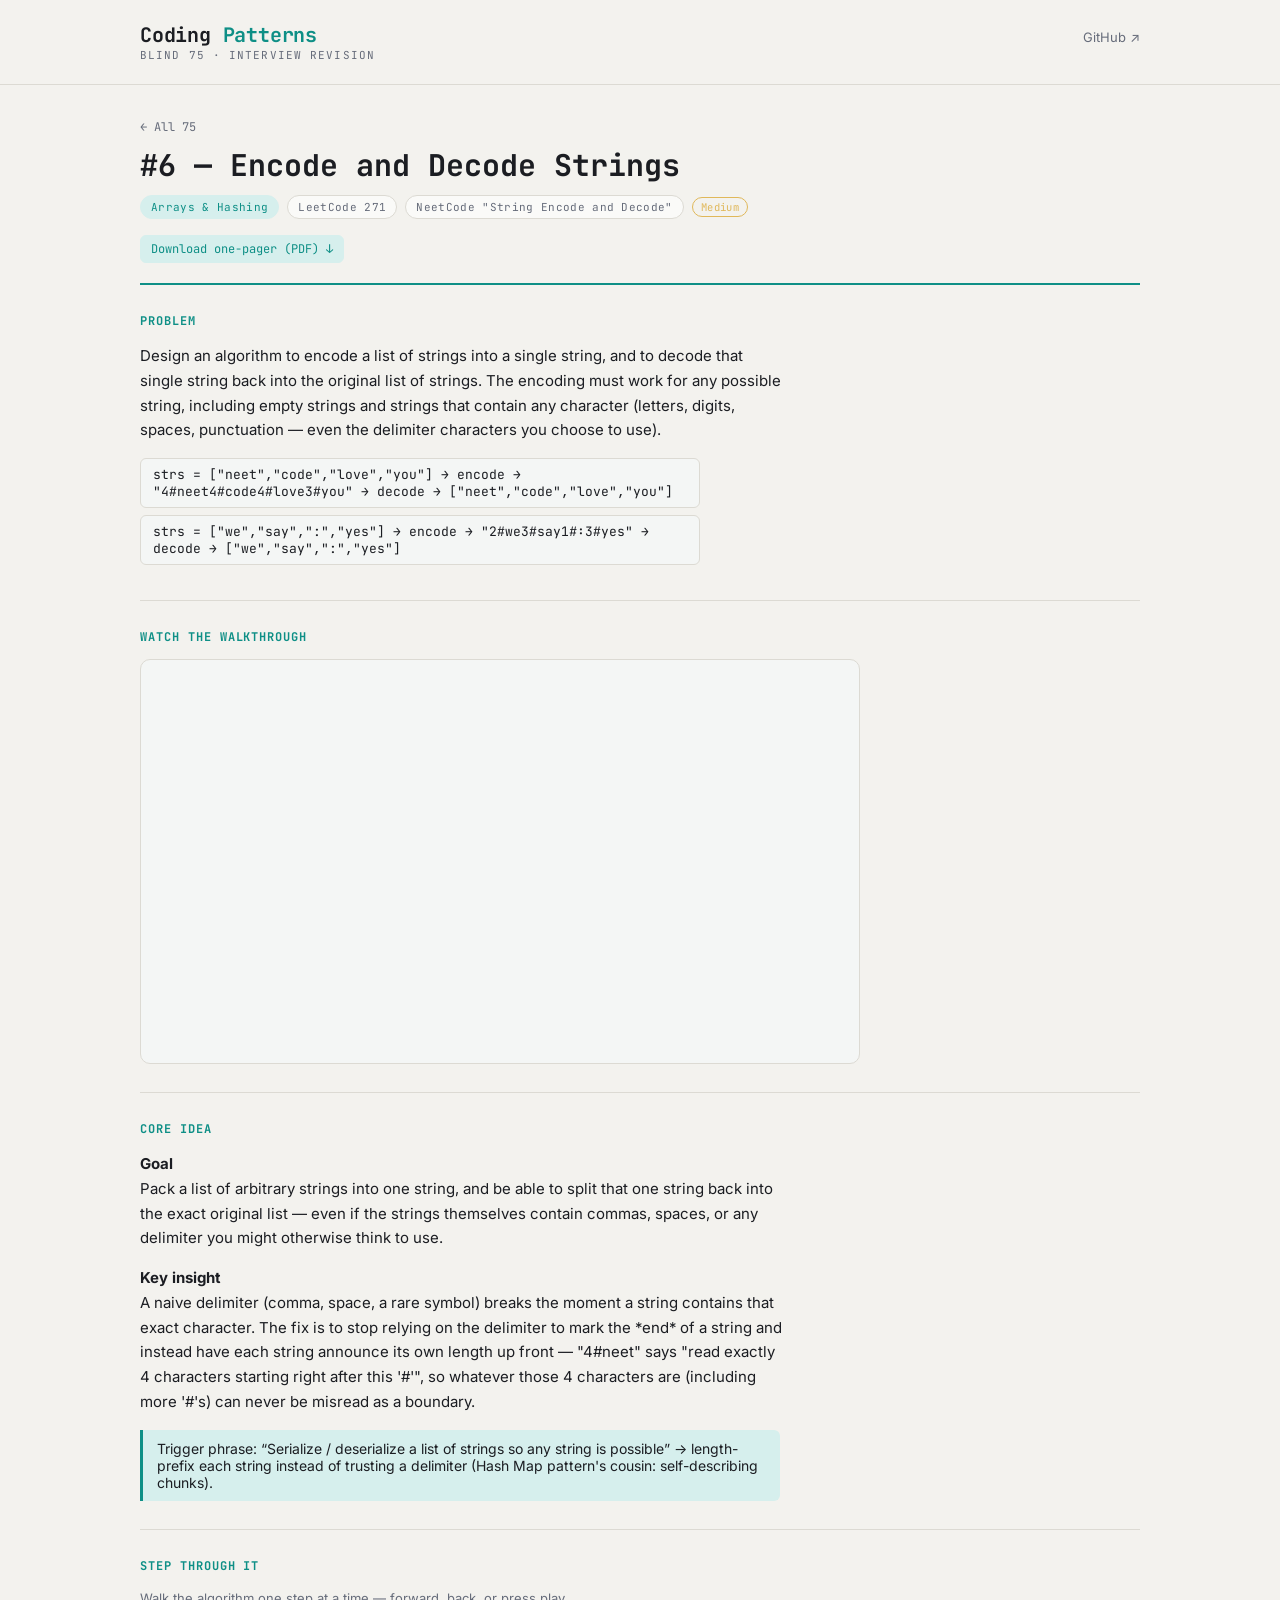
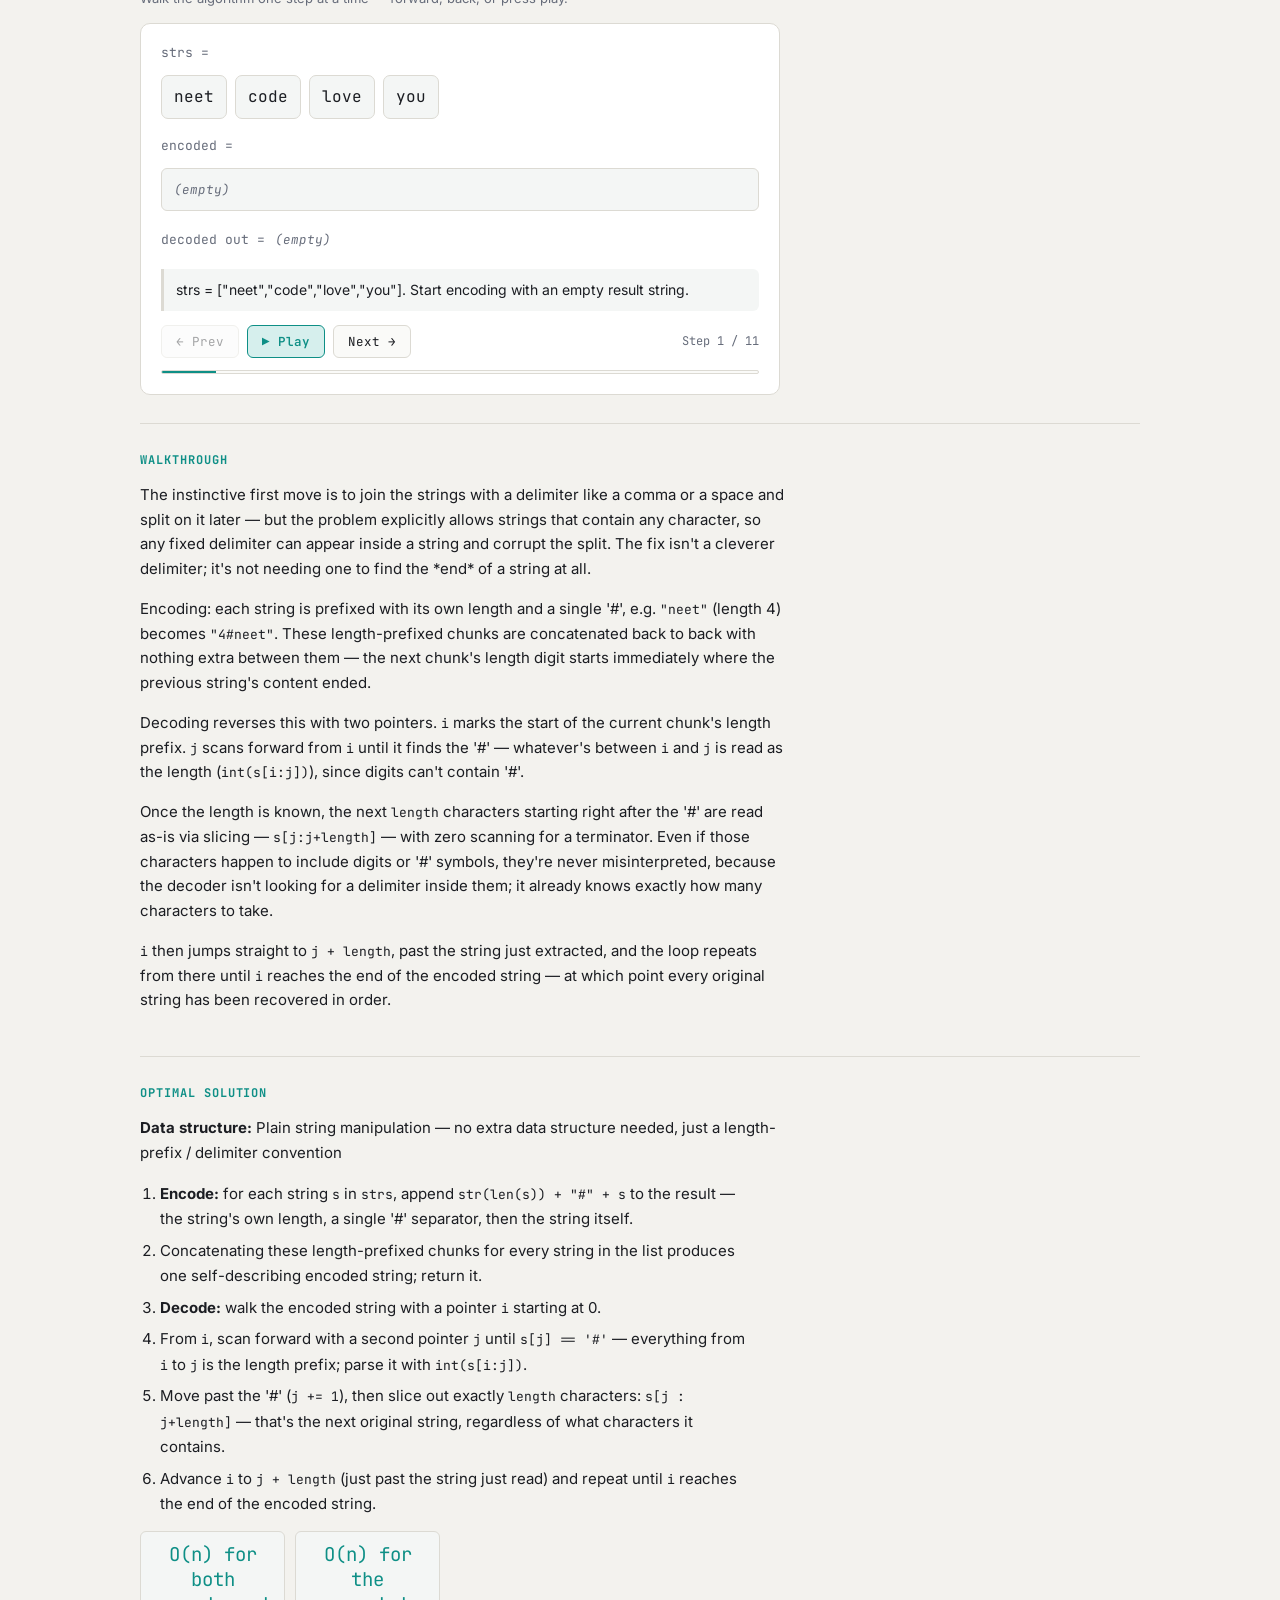
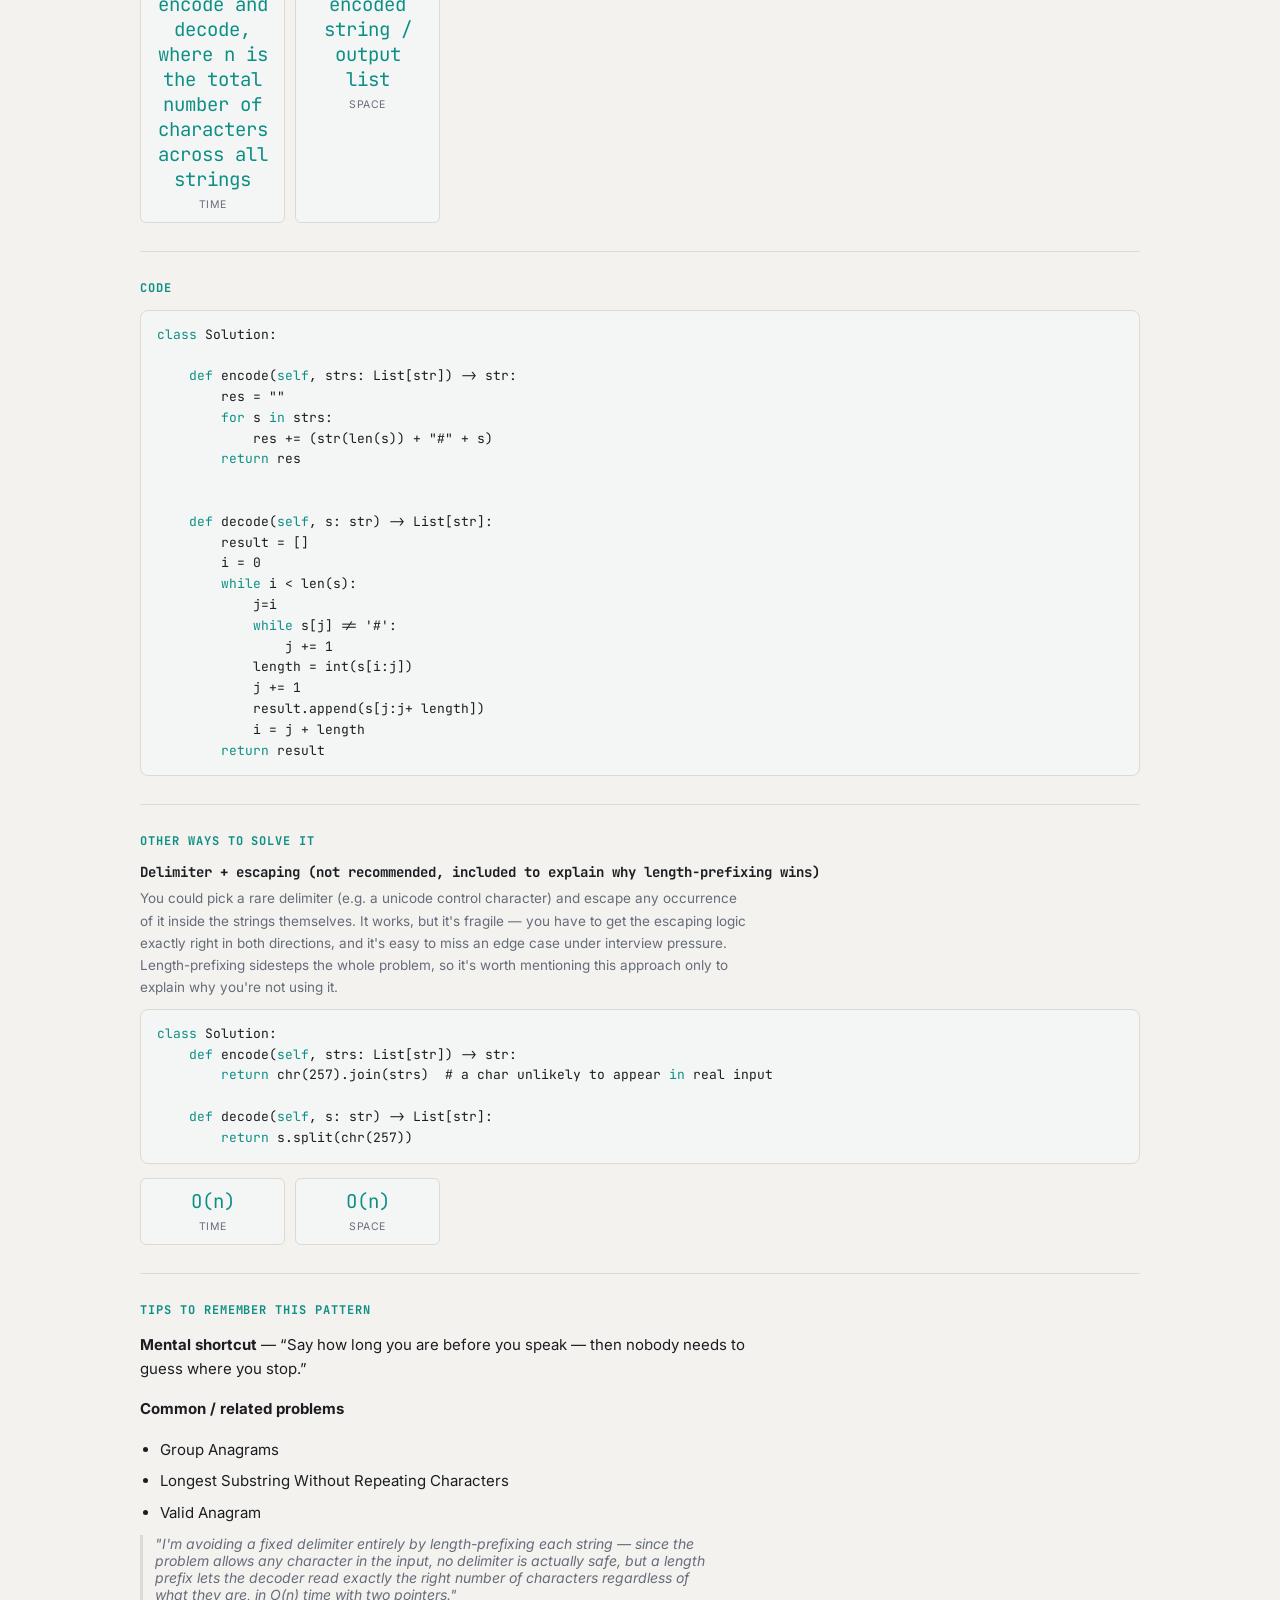
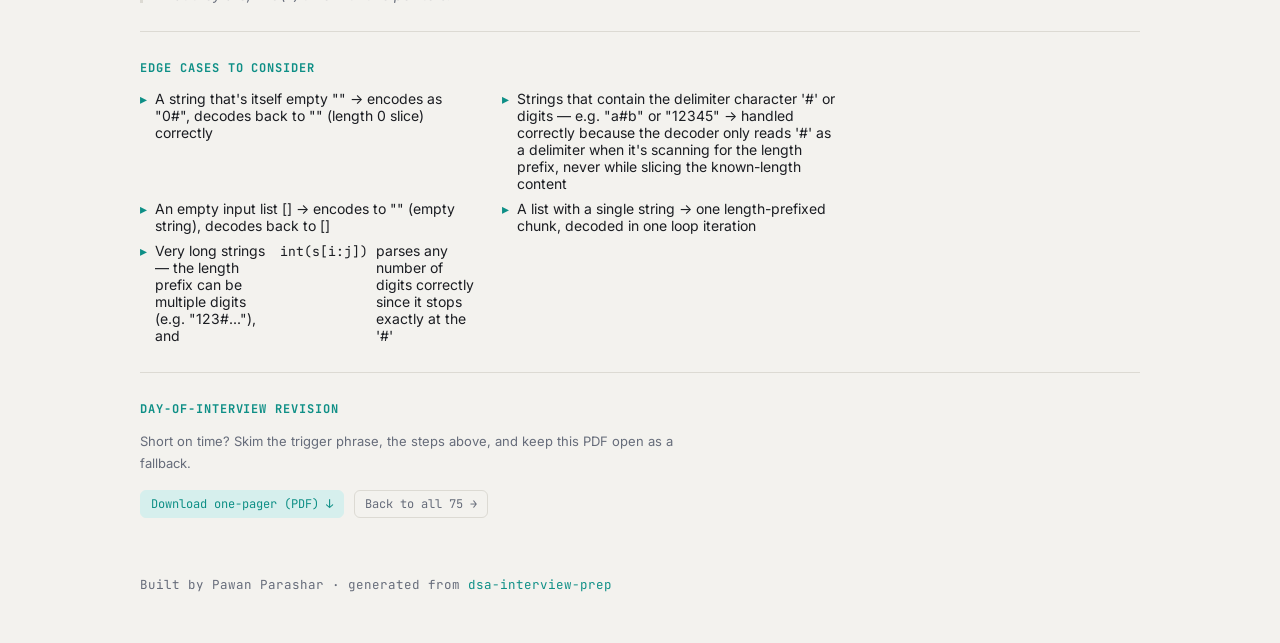
<file: problems/encode-and-decode-strings/index.html>
<!doctype html>
<html lang="en">
<head>
<meta charset="utf-8">
<meta name="viewport" content="width=device-width, initial-scale=1">
<title>Encode and Decode Strings — Coding Patterns</title>
<meta name="description" content="Encode and Decode Strings (Arrays & Hashing) — pattern, walkthrough, video, and printable one-pager.">
<link rel="preconnect" href="https://fonts.googleapis.com">
<link rel="preconnect" href="https://fonts.gstatic.com" crossorigin>
<link href="https://fonts.googleapis.com/css2?family=JetBrains+Mono:wght@400;600;700&family=Inter:wght@400;500;600&display=swap" rel="stylesheet">
<link rel="stylesheet" href="../../assets/css/site.css">
</head>
<body>
  <header class="topbar">
    <div class="container row">
      <div>
        <a class="brand" href="../../index.html">Coding <span class="dot">Patterns</span></a>
        <div class="tagline">BLIND 75 · INTERVIEW REVISION</div>
      </div>
      <nav>
        <a href="https://github.com/pawanparashar/dsa-interview-prep">GitHub ↗</a>
      </nav>
    </div>
  </header>

  <div class="container">
    <div class="p-head">
      <a class="crumbs" href="../../index.html">← All 75</a>
      <h1>#6 — Encode and Decode Strings</h1>
      <div class="pills">
        <span class="pill accent">Arrays & Hashing</span>
        <span class="pill">LeetCode 271</span>
        <span class="pill">NeetCode "String Encode and Decode"</span>
        <span class="badge Medium">Medium</span>
      </div>
      <div class="p-actions">
        <a class="linkbtn" href="encode-and-decode-strings-onepager.pdf">Download one-pager (PDF) ↓</a>
      </div>
    </div>

    <div class="section">
      <h2>Problem</h2>
      <p>Design an algorithm to encode a list of strings into a single string, and to decode that single string back into the original list of strings. The encoding must work for any possible string, including empty strings and strings that contain any character (letters, digits, spaces, punctuation — even the delimiter characters you choose to use).</p>
      <div class="examples">
        
        <div>strs = ["neet","code","love","you"] → encode → "4#neet4#code4#love3#you" → decode → ["neet","code","love","you"]</div>
        
        <div>strs = ["we","say",":","yes"] → encode → "2#we3#say1#:3#yes" → decode → ["we","say",":","yes"]</div>
        
      </div>
    </div>

    <div class="section">
      <h2>Watch the walkthrough</h2>
      <div class="video-frame">
        <iframe src="https://www.youtube.com/embed/B1k_sxOSgv8" title="Encode and Decode Strings solution walkthrough" allow="accelerometer; autoplay; clipboard-write; encrypted-media; gyroscope; picture-in-picture" allowfullscreen loading="lazy"></iframe>
      </div>
    </div>

    <div class="section">
      <h2>Core idea</h2>
      <p><strong>Goal</strong><br>Pack a list of arbitrary strings into one string, and be able to split that one string back into the exact original list — even if the strings themselves contain commas, spaces, or any delimiter you might otherwise think to use.</p>
      <p><strong>Key insight</strong><br>A naive delimiter (comma, space, a rare symbol) breaks the moment a string contains that exact character. The fix is to stop relying on the delimiter to mark the *end* of a string and instead have each string announce its own length up front — "4#neet" says "read exactly 4 characters starting right after this '#'", so whatever those 4 characters are (including more '#'s) can never be misread as a boundary.</p>
      <div class="callout">Trigger phrase: “Serialize / deserialize a list of strings so any string is possible” → length-prefix each string instead of trusting a delimiter (Hash Map pattern's cousin: self-describing chunks).</div>
    </div>

    
    <div class="section">
      <h2>Step through it</h2>
      <p class="muted">Walk the algorithm one step at a time — forward, back, or press play.</p>
      <div class="viz" id="viz" data-trace="{&quot;mode&quot;: &quot;codec&quot;, &quot;array&quot;: [&quot;neet&quot;, &quot;code&quot;, &quot;love&quot;, &quot;you&quot;], &quot;encoded&quot;: &quot;4#neet4#code4#love3#you&quot;, &quot;frames&quot;: [{&quot;phase&quot;: &quot;start&quot;, &quot;idx&quot;: null, &quot;encodedText&quot;: &quot;&quot;, &quot;range&quot;: null, &quot;output&quot;: [], &quot;status&quot;: &quot;start&quot;, &quot;note&quot;: &quot;strs = [\&quot;neet\&quot;,\&quot;code\&quot;,\&quot;love\&quot;,\&quot;you\&quot;]. Start encoding with an empty result string.&quot;}, {&quot;phase&quot;: &quot;encode&quot;, &quot;idx&quot;: 0, &quot;encodedText&quot;: &quot;4#neet&quot;, &quot;range&quot;: null, &quot;output&quot;: [], &quot;status&quot;: &quot;encode&quot;, &quot;note&quot;: &quot;\&quot;neet\&quot; has length 4 \u2192 append \&quot;4#neet\&quot; (length + &#x27;#&#x27; + the string itself) \u2192 res = \&quot;4#neet\&quot;.&quot;}, {&quot;phase&quot;: &quot;encode&quot;, &quot;idx&quot;: 1, &quot;encodedText&quot;: &quot;4#neet4#code&quot;, &quot;range&quot;: null, &quot;output&quot;: [], &quot;status&quot;: &quot;encode&quot;, &quot;note&quot;: &quot;\&quot;code\&quot; has length 4 \u2192 append \&quot;4#code\&quot; (length + &#x27;#&#x27; + the string itself) \u2192 res = \&quot;4#neet4#code\&quot;.&quot;}, {&quot;phase&quot;: &quot;encode&quot;, &quot;idx&quot;: 2, &quot;encodedText&quot;: &quot;4#neet4#code4#love&quot;, &quot;range&quot;: null, &quot;output&quot;: [], &quot;status&quot;: &quot;encode&quot;, &quot;note&quot;: &quot;\&quot;love\&quot; has length 4 \u2192 append \&quot;4#love\&quot; (length + &#x27;#&#x27; + the string itself) \u2192 res = \&quot;4#neet4#code4#love\&quot;.&quot;}, {&quot;phase&quot;: &quot;encode&quot;, &quot;idx&quot;: 3, &quot;encodedText&quot;: &quot;4#neet4#code4#love3#you&quot;, &quot;range&quot;: null, &quot;output&quot;: [], &quot;status&quot;: &quot;encode&quot;, &quot;note&quot;: &quot;\&quot;you\&quot; has length 3 \u2192 append \&quot;3#you\&quot; (length + &#x27;#&#x27; + the string itself) \u2192 res = \&quot;4#neet4#code4#love3#you\&quot;.&quot;}, {&quot;phase&quot;: &quot;decode&quot;, &quot;idx&quot;: null, &quot;encodedText&quot;: &quot;4#neet4#code4#love3#you&quot;, &quot;range&quot;: null, &quot;output&quot;: [], &quot;status&quot;: &quot;decode-start&quot;, &quot;note&quot;: &quot;Encoding done: \&quot;4#neet4#code4#love3#you\&quot; (23 chars). Now decode it back by reading one length-prefixed token at a time.&quot;}, {&quot;phase&quot;: &quot;decode&quot;, &quot;idx&quot;: null, &quot;encodedText&quot;: &quot;4#neet4#code4#love3#you&quot;, &quot;range&quot;: {&quot;lenStart&quot;: 0, &quot;hashPos&quot;: 1, &quot;contentStart&quot;: 2, &quot;contentEnd&quot;: 6}, &quot;output&quot;: [&quot;neet&quot;], &quot;status&quot;: &quot;decode&quot;, &quot;note&quot;: &quot;i=0: scan to &#x27;#&#x27; at index 1 \u2192 length = int(\&quot;4\&quot;) = 4. Read the next 4 chars \u2192 \&quot;neet\&quot;. out = [&#x27;neet&#x27;]. i moves to 6.&quot;}, {&quot;phase&quot;: &quot;decode&quot;, &quot;idx&quot;: null, &quot;encodedText&quot;: &quot;4#neet4#code4#love3#you&quot;, &quot;range&quot;: {&quot;lenStart&quot;: 6, &quot;hashPos&quot;: 7, &quot;contentStart&quot;: 8, &quot;contentEnd&quot;: 12}, &quot;output&quot;: [&quot;neet&quot;, &quot;code&quot;], &quot;status&quot;: &quot;decode&quot;, &quot;note&quot;: &quot;i=6: scan to &#x27;#&#x27; at index 7 \u2192 length = int(\&quot;4\&quot;) = 4. Read the next 4 chars \u2192 \&quot;code\&quot;. out = [&#x27;neet&#x27;, &#x27;code&#x27;]. i moves to 12.&quot;}, {&quot;phase&quot;: &quot;decode&quot;, &quot;idx&quot;: null, &quot;encodedText&quot;: &quot;4#neet4#code4#love3#you&quot;, &quot;range&quot;: {&quot;lenStart&quot;: 12, &quot;hashPos&quot;: 13, &quot;contentStart&quot;: 14, &quot;contentEnd&quot;: 18}, &quot;output&quot;: [&quot;neet&quot;, &quot;code&quot;, &quot;love&quot;], &quot;status&quot;: &quot;decode&quot;, &quot;note&quot;: &quot;i=12: scan to &#x27;#&#x27; at index 13 \u2192 length = int(\&quot;4\&quot;) = 4. Read the next 4 chars \u2192 \&quot;love\&quot;. out = [&#x27;neet&#x27;, &#x27;code&#x27;, &#x27;love&#x27;]. i moves to 18.&quot;}, {&quot;phase&quot;: &quot;decode&quot;, &quot;idx&quot;: null, &quot;encodedText&quot;: &quot;4#neet4#code4#love3#you&quot;, &quot;range&quot;: {&quot;lenStart&quot;: 18, &quot;hashPos&quot;: 19, &quot;contentStart&quot;: 20, &quot;contentEnd&quot;: 23}, &quot;output&quot;: [&quot;neet&quot;, &quot;code&quot;, &quot;love&quot;, &quot;you&quot;], &quot;status&quot;: &quot;decode&quot;, &quot;note&quot;: &quot;i=18: scan to &#x27;#&#x27; at index 19 \u2192 length = int(\&quot;3\&quot;) = 3. Read the next 3 chars \u2192 \&quot;you\&quot;. out = [&#x27;neet&#x27;, &#x27;code&#x27;, &#x27;love&#x27;, &#x27;you&#x27;]. i moves to 23.&quot;}, {&quot;phase&quot;: &quot;done&quot;, &quot;idx&quot;: null, &quot;encodedText&quot;: &quot;4#neet4#code4#love3#you&quot;, &quot;range&quot;: null, &quot;output&quot;: [&quot;neet&quot;, &quot;code&quot;, &quot;love&quot;, &quot;you&quot;], &quot;status&quot;: &quot;done&quot;, &quot;note&quot;: &quot;i reached the end of the encoded string \u2014 return [&#x27;neet&#x27;, &#x27;code&#x27;, &#x27;love&#x27;, &#x27;you&#x27;].&quot;}]}">
        <div class="viz-body" id="vizBody"></div>
        <div class="viz-note" id="vizNote"></div>
        <div class="viz-controls">
          <button class="viz-btn" id="vizPrev" aria-label="Previous step">&larr; Prev</button>
          <button class="viz-btn accent" id="vizPlay" aria-label="Play">&#9654; Play</button>
          <button class="viz-btn" id="vizNext" aria-label="Next step">Next &rarr;</button>
          <span class="viz-step-count" id="vizCount"></span>
        </div>
        <div class="viz-progress"><div class="viz-progress-fill" id="vizProgressFill"></div></div>
      </div>
    </div>
    

    <div class="section">
      <h2>Walkthrough</h2>
      
      <p>The instinctive first move is to join the strings with a delimiter like a comma or a space and split on it later — but the problem explicitly allows strings that contain any character, so any fixed delimiter can appear inside a string and corrupt the split. The fix isn't a cleverer delimiter; it's not needing one to find the *end* of a string at all.</p>
      
      <p>Encoding: each string is prefixed with its own length and a single '#', e.g. <code>"neet"</code> (length 4) becomes <code>"4#neet"</code>. These length-prefixed chunks are concatenated back to back with nothing extra between them — the next chunk's length digit starts immediately where the previous string's content ended.</p>
      
      <p>Decoding reverses this with two pointers. <code>i</code> marks the start of the current chunk's length prefix. <code>j</code> scans forward from <code>i</code> until it finds the '#' — whatever's between <code>i</code> and <code>j</code> is read as the length (<code>int(s[i:j])</code>), since digits can't contain '#'.</p>
      
      <p>Once the length is known, the next <code>length</code> characters starting right after the '#' are read as-is via slicing — <code>s[j:j+length]</code> — with zero scanning for a terminator. Even if those characters happen to include digits or '#' symbols, they're never misinterpreted, because the decoder isn't looking for a delimiter inside them; it already knows exactly how many characters to take.</p>
      
      <p><code>i</code> then jumps straight to <code>j + length</code>, past the string just extracted, and the loop repeats from there until <code>i</code> reaches the end of the encoded string — at which point every original string has been recovered in order.</p>
      
    </div>

    <div class="section">
      <h2>Optimal solution</h2>
      <p><strong>Data structure:</strong> Plain string manipulation — no extra data structure needed, just a length-prefix / delimiter convention</p>
      <ol class="steps">
        
        <li><strong>Encode:</strong> for each string <code>s</code> in <code>strs</code>, append <code>str(len(s)) + "#" + s</code> to the result — the string's own length, a single '#' separator, then the string itself.</li>
        
        <li>Concatenating these length-prefixed chunks for every string in the list produces one self-describing encoded string; return it.</li>
        
        <li><strong>Decode:</strong> walk the encoded string with a pointer <code>i</code> starting at 0.</li>
        
        <li>From <code>i</code>, scan forward with a second pointer <code>j</code> until <code>s[j] == '#'</code> — everything from <code>i</code> to <code>j</code> is the length prefix; parse it with <code>int(s[i:j])</code>.</li>
        
        <li>Move past the '#' (<code>j += 1</code>), then slice out exactly <code>length</code> characters: <code>s[j : j+length]</code> — that's the next original string, regardless of what characters it contains.</li>
        
        <li>Advance <code>i</code> to <code>j + length</code> (just past the string just read) and repeat until <code>i</code> reaches the end of the encoded string.</li>
        
      </ol>
      <div class="complexity">
        <div class="box"><span class="v">O(n) for both encode and decode, where n is the total number of characters across all strings</span><span class="k">Time</span></div>
        <div class="box"><span class="v">O(n) for the encoded string / output list</span><span class="k">Space</span></div>
      </div>
    </div>

    <div class="section">
      <h2>Code</h2>
      <pre><code><span class="kw">class</span> Solution:

    <span class="kw">def</span> encode(<span class="kw">self</span>, strs: List[str]) -&gt; str:
        res = &quot;&quot;
        <span class="kw">for</span> s <span class="kw">in</span> strs:
            res += (str(len(s)) + &quot;#&quot; + s)
        <span class="kw">return</span> res
          

    <span class="kw">def</span> decode(<span class="kw">self</span>, s: str) -&gt; List[str]:
        result = []
        i = 0
        <span class="kw">while</span> i &lt; len(s):
            j=i
            <span class="kw">while</span> s[j] != &#x27;#&#x27;:
                j += 1
            length = int(s[i:j])
            j += 1
            result.append(s[j:j+ length])
            i = j + length
        <span class="kw">return</span> result</code></pre>
    </div>

    
    <div class="section">
      <h2>Other ways to solve it</h2>
      
      <div class="alt-solution">
        <h3>Delimiter + escaping (not recommended, included to explain why length-prefixing wins)</h3>
        <p class="muted">You could pick a rare delimiter (e.g. a unicode control character) and escape any occurrence of it inside the strings themselves. It works, but it's fragile — you have to get the escaping logic exactly right in both directions, and it's easy to miss an edge case under interview pressure. Length-prefixing sidesteps the whole problem, so it's worth mentioning this approach only to explain why you're not using it.</p>
        <pre><code><span class="kw">class</span> Solution:
    <span class="kw">def</span> encode(<span class="kw">self</span>, strs: List[str]) -&gt; str:
        <span class="kw">return</span> chr(257).join(strs)  # a char unlikely to appear <span class="kw">in</span> real input

    <span class="kw">def</span> decode(<span class="kw">self</span>, s: str) -&gt; List[str]:
        <span class="kw">return</span> s.split(chr(257))</code></pre>
        <div class="complexity">
          <div class="box"><span class="v">O(n)</span><span class="k">Time</span></div>
          <div class="box"><span class="v">O(n)</span><span class="k">Space</span></div>
        </div>
      </div>
      
    </div>
    

    <div class="section">
      <h2>Tips to remember this pattern</h2>
      <p><strong>Mental shortcut</strong> — “Say how long you are before you speak — then nobody needs to guess where you stop.”</p>
      <p><strong>Common / related problems</strong></p>
      <ul class="plain">
        
        <li>Group Anagrams</li>
        
        <li>Longest Substring Without Repeating Characters</li>
        
        <li>Valid Anagram</li>
        
      </ul>
      <div class="quote">"I'm avoiding a fixed delimiter entirely by length-prefixing each string — since the problem allows any character in the input, no delimiter is actually safe, but a length prefix lets the decoder read exactly the right number of characters regardless of what they are, in O(n) time with two pointers."</div>
    </div>

    <div class="section">
      <h2>Edge cases to consider</h2>
      <ul class="edge-list">
        
        <li>A string that's itself empty "" → encodes as "0#", decodes back to "" (length 0 slice) correctly</li>
        
        <li>Strings that contain the delimiter character '#' or digits — e.g. "a#b" or "12345" → handled correctly because the decoder only reads '#' as a delimiter when it's scanning for the length prefix, never while slicing the known-length content</li>
        
        <li>An empty input list [] → encodes to "" (empty string), decodes back to []</li>
        
        <li>A list with a single string → one length-prefixed chunk, decoded in one loop iteration</li>
        
        <li>Very long strings — the length prefix can be multiple digits (e.g. "123#..."), and <code>int(s[i:j])</code> parses any number of digits correctly since it stops exactly at the '#'</li>
        
      </ul>
    </div>

    <div class="section">
      <h2>Day-of-interview revision</h2>
      <p class="muted">Short on time? Skim the trigger phrase, the steps above, and keep this PDF open as a fallback.</p>
      <div class="p-actions">
        <a class="linkbtn" href="encode-and-decode-strings-onepager.pdf">Download one-pager (PDF) ↓</a>
        <a class="linkbtn ghost" href="../../index.html">Back to all 75 →</a>
      </div>
    </div>
  </div>

  <footer>
    <div class="container">Built by Pawan Parashar · generated from <a href="https://github.com/pawanparashar/dsa-interview-prep">dsa-interview-prep</a></div>
  </footer>

  
  <script>
  (function () {
    var root = document.getElementById('viz');
    if (!root) return;
    var trace = JSON.parse(root.dataset.trace);
    var mode = trace.mode || 'array-set';
    var frames = trace.frames;
    var cur = 0;
    var playing = false;
    var timer = null;

    var bodyEl = document.getElementById('vizBody');
    var noteEl = document.getElementById('vizNote');
    var countEl = document.getElementById('vizCount');
    var fillEl = document.getElementById('vizProgressFill');
    var prevBtn = document.getElementById('vizPrev');
    var nextBtn = document.getElementById('vizNext');
    var playBtn = document.getElementById('vizPlay');

    function makeCells(container, chars) {
      chars.split('').forEach(function (ch) {
        var cell = document.createElement('div');
        cell.className = 'viz-cell';
        cell.textContent = ch;
        container.appendChild(cell);
      });
    }

    function renderChips(container, counts, highlightKey, mismatch) {
      container.innerHTML = '';
      var keys = Object.keys(counts);
      if (keys.length === 0) {
        var empty = document.createElement('span');
        empty.className = 'viz-set-empty';
        empty.textContent = '(empty)';
        container.appendChild(empty);
        return;
      }
      keys.forEach(function (k) {
        var chip = document.createElement('span');
        chip.className = 'viz-chip';
        if (k === highlightKey) chip.classList.add(mismatch ? 'found' : 'active');
        chip.textContent = k + ':' + counts[k];
        container.appendChild(chip);
      });
    }

    var updateFrame;

    if (mode === 'strings') {
      bodyEl.innerHTML =
        '<div class="viz-str-row"><span class="viz-str-label">s =</span><div class="viz-array" id="vizArrS"></div></div>' +
        '<div class="viz-str-row"><span class="viz-str-label">t =</span><div class="viz-array" id="vizArrT"></div></div>' +
        '<div class="viz-counts-row">' +
          '<div class="viz-counts"><div class="viz-set-label">counterS =</div><div class="viz-set" id="vizChipsS"></div></div>' +
          '<div class="viz-counts"><div class="viz-set-label">counterT =</div><div class="viz-set" id="vizChipsT"></div></div>' +
        '</div>';
      makeCells(document.getElementById('vizArrS'), trace.s);
      makeCells(document.getElementById('vizArrT'), trace.t);
      var sCells = bodyEl.querySelectorAll('#vizArrS .viz-cell');
      var tCells = bodyEl.querySelectorAll('#vizArrT .viz-cell');
      var chipsS = document.getElementById('vizChipsS');
      var chipsT = document.getElementById('vizChipsT');

      updateFrame = function (f) {
        sCells.forEach(function (cell, i) {
          cell.classList.remove('active', 'done');
          if (f.sIdx !== null && i === f.sIdx) cell.classList.add('active');
          else if (f.phase !== 'build' || (f.sIdx !== null && i < f.sIdx)) cell.classList.add('done');
        });
        tCells.forEach(function (cell, i) {
          cell.classList.remove('active', 'done');
          if (f.tIdx !== null && i === f.tIdx) cell.classList.add('active');
          else if (f.phase !== 'build' || (f.tIdx !== null && i < f.tIdx)) cell.classList.add('done');
        });
        var mismatch = f.status === 'mismatch';
        renderChips(chipsS, f.counterS, f.compareKey, mismatch);
        renderChips(chipsT, f.counterT, f.compareKey, mismatch);
      };
    } else if (mode === 'groups') {
      bodyEl.innerHTML =
        '<div class="viz-array" id="vizArray"></div>' +
        '<div class="viz-set-row"><span class="viz-set-label">groups =</span></div>' +
        '<div class="viz-groups" id="vizGroups"></div>';
      var arrayElG = document.getElementById('vizArray');
      trace.array.forEach(function (val) {
        var cell = document.createElement('div');
        cell.className = 'viz-cell viz-cell-word';
        cell.textContent = val;
        arrayElG.appendChild(cell);
      });
      var cellsG = arrayElG.querySelectorAll('.viz-cell');
      var groupsEl = document.getElementById('vizGroups');

      updateFrame = function (f) {
        cellsG.forEach(function (cell, i) {
          cell.classList.remove('active', 'done');
          if (f.idx !== null && i === f.idx) {
            cell.classList.add('active');
          } else if ((f.idx !== null && i < f.idx) || f.status === 'done') {
            cell.classList.add('done');
          }
        });
        groupsEl.innerHTML = '';
        var keysG = Object.keys(f.groups);
        if (keysG.length === 0) {
          var emptyG = document.createElement('span');
          emptyG.className = 'viz-set-empty';
          emptyG.textContent = '(empty)';
          groupsEl.appendChild(emptyG);
        } else {
          keysG.forEach(function (k) {
            var box = document.createElement('div');
            box.className = 'viz-group-box';
            if (k === f.key) box.classList.add('active');
            var label = document.createElement('div');
            label.className = 'viz-group-key';
            label.textContent = 'key: ' + k;
            box.appendChild(label);
            var wordsWrap = document.createElement('div');
            wordsWrap.className = 'viz-group-words';
            f.groups[k].forEach(function (w) {
              var chip = document.createElement('span');
              chip.className = 'viz-chip';
              chip.textContent = w;
              wordsWrap.appendChild(chip);
            });
            box.appendChild(wordsWrap);
            groupsEl.appendChild(box);
          });
        }
      };
    } else if (mode === 'codec') {
      bodyEl.innerHTML =
        '<div class="viz-set-row"><span class="viz-set-label">strs =</span></div>' +
        '<div class="viz-array" id="vizArray"></div>' +
        '<div class="viz-set-row"><span class="viz-set-label">encoded =</span></div>' +
        '<div class="viz-codec-text" id="vizEncodedText"></div>' +
        '<div class="viz-array" id="vizEncodedCells"></div>' +
        '<div class="viz-set-row"><span class="viz-set-label">decoded out =</span><div class="viz-set" id="vizOutput"></div></div>';
      var arrayElC = document.getElementById('vizArray');
      trace.array.forEach(function (val) {
        var cell = document.createElement('div');
        cell.className = 'viz-cell viz-cell-word';
        cell.textContent = val;
        arrayElC.appendChild(cell);
      });
      var cellsC = arrayElC.querySelectorAll('.viz-cell');
      var encodedTextEl = document.getElementById('vizEncodedText');
      var encodedCellsEl = document.getElementById('vizEncodedCells');
      var outputElC = document.getElementById('vizOutput');
      var encodedCellsBuilt = false;

      updateFrame = function (f) {
        cellsC.forEach(function (cell, i) {
          cell.classList.remove('active', 'done');
          if (f.phase === 'encode' && f.idx !== null && i === f.idx) cell.classList.add('active');
          else if (f.phase !== 'encode' || (f.idx !== null && i < f.idx)) cell.classList.add('done');
        });

        if (f.phase === 'encode' || f.phase === 'start') {
          encodedTextEl.style.display = '';
          encodedCellsEl.style.display = 'none';
          encodedTextEl.innerHTML = '';
          if (!f.encodedText) {
            var e = document.createElement('span');
            e.className = 'viz-set-empty';
            e.textContent = '(empty)';
            encodedTextEl.appendChild(e);
          } else {
            encodedTextEl.textContent = f.encodedText;
          }
          outputElC.innerHTML = '';
          var eo = document.createElement('span');
          eo.className = 'viz-set-empty';
          eo.textContent = '(empty)';
          outputElC.appendChild(eo);
        } else {
          encodedTextEl.style.display = 'none';
          encodedCellsEl.style.display = '';
          if (!encodedCellsBuilt) {
            makeCells(encodedCellsEl, trace.encoded);
            encodedCellsBuilt = true;
          }
          var eCells = encodedCellsEl.querySelectorAll('.viz-cell');
          eCells.forEach(function (cell, idx) {
            cell.classList.remove('active', 'found', 'done');
            if (f.range) {
              if (idx >= f.range.lenStart && idx <= f.range.hashPos) cell.classList.add('active');
              else if (idx >= f.range.contentStart && idx < f.range.contentEnd) cell.classList.add('found');
              else if (idx < f.range.lenStart) cell.classList.add('done');
            } else if (f.phase === 'done') {
              cell.classList.add('done');
            }
          });
          outputElC.innerHTML = '';
          if (f.output.length === 0) {
            var eo2 = document.createElement('span');
            eo2.className = 'viz-set-empty';
            eo2.textContent = '(empty)';
            outputElC.appendChild(eo2);
          } else {
            f.output.forEach(function (v) {
              var chip = document.createElement('span');
              chip.className = 'viz-chip found';
              chip.textContent = v;
              outputElC.appendChild(chip);
            });
          }
        }
      };
    } else if (mode === 'topk') {
      bodyEl.innerHTML =
        '<div class="viz-array" id="vizArray"></div>' +
        '<div class="viz-set-row"><span class="viz-set-label">freq =</span><div class="viz-set" id="vizFreq"></div></div>' +
        '<div class="viz-set-row"><span class="viz-set-label">buckets (index = frequency) =</span></div>' +
        '<div class="viz-groups" id="vizBuckets"></div>' +
        '<div class="viz-set-row"><span class="viz-set-label">out =</span><div class="viz-set" id="vizOutput"></div></div>';
      var arrayElT = document.getElementById('vizArray');
      trace.array.forEach(function (val) {
        var cell = document.createElement('div');
        cell.className = 'viz-cell';
        cell.textContent = val;
        arrayElT.appendChild(cell);
      });
      var cellsT = arrayElT.querySelectorAll('.viz-cell');
      var freqEl = document.getElementById('vizFreq');
      var bucketsEl = document.getElementById('vizBuckets');
      var outputEl = document.getElementById('vizOutput');

      updateFrame = function (f) {
        cellsT.forEach(function (cell, i) {
          cell.classList.remove('active', 'done');
          if (f.idx !== null && i === f.idx) {
            cell.classList.add('active');
          } else if ((f.idx !== null && i < f.idx) || f.phase !== 'count') {
            cell.classList.add('done');
          }
        });
        renderChips(freqEl, f.freq, f.activeKey, false);
        bucketsEl.innerHTML = '';
        var bucketKeys = Object.keys(f.buckets).sort(function (a, b) { return Number(b) - Number(a); });
        if (bucketKeys.length === 0) {
          var emptyB = document.createElement('span');
          emptyB.className = 'viz-set-empty';
          emptyB.textContent = '(empty)';
          bucketsEl.appendChild(emptyB);
        } else {
          bucketKeys.forEach(function (bk) {
            var box = document.createElement('div');
            box.className = 'viz-group-box';
            if (f.bucketIdx !== null && Number(bk) === f.bucketIdx) box.classList.add('active');
            var label = document.createElement('div');
            label.className = 'viz-group-key';
            label.textContent = 'idx ' + bk;
            box.appendChild(label);
            var wordsWrap = document.createElement('div');
            wordsWrap.className = 'viz-group-words';
            f.buckets[bk].forEach(function (w) {
              var chip = document.createElement('span');
              chip.className = 'viz-chip';
              chip.textContent = w;
              wordsWrap.appendChild(chip);
            });
            box.appendChild(wordsWrap);
            bucketsEl.appendChild(box);
          });
        }
        outputEl.innerHTML = '';
        if (f.output.length === 0) {
          var emptyO = document.createElement('span');
          emptyO.className = 'viz-set-empty';
          emptyO.textContent = '(empty)';
          outputEl.appendChild(emptyO);
        } else {
          f.output.forEach(function (v) {
            var chip = document.createElement('span');
            chip.className = 'viz-chip found';
            chip.textContent = v;
            outputEl.appendChild(chip);
          });
        }
      };
    } else {
      bodyEl.innerHTML =
        '<div class="viz-array" id="vizArray"></div>' +
        '<div class="viz-set-row"><span class="viz-set-label">h =</span><div class="viz-set" id="vizSet"></div></div>';
      var arrayEl = document.getElementById('vizArray');
      trace.array.forEach(function (val) {
        var cell = document.createElement('div');
        cell.className = 'viz-cell';
        cell.textContent = val;
        arrayEl.appendChild(cell);
      });
      var cells = arrayEl.querySelectorAll('.viz-cell');
      var setEl = document.getElementById('vizSet');

      updateFrame = function (f) {
        cells.forEach(function (cell, i) {
          cell.classList.remove('active', 'found', 'done');
          if (f.idx !== null && i === f.idx) {
            cell.classList.add(f.status === 'found' ? 'found' : 'active');
          } else if (f.idx !== null && i < f.idx) {
            cell.classList.add('done');
          }
        });
        setEl.innerHTML = '';
        if (f.set.length === 0) {
          var empty = document.createElement('span');
          empty.className = 'viz-set-empty';
          empty.textContent = '(empty)';
          setEl.appendChild(empty);
        } else {
          f.set.forEach(function (v) {
            var chip = document.createElement('span');
            chip.className = 'viz-chip';
            chip.textContent = v;
            setEl.appendChild(chip);
          });
        }
      };
    }

    function render() {
      var f = frames[cur];
      updateFrame(f);
      var flag = f.status === 'found' || f.status === 'mismatch';
      noteEl.textContent = f.note;
      noteEl.className = 'viz-note' + (flag ? ' found' : '');
      countEl.textContent = 'Step ' + (cur + 1) + ' / ' + frames.length;
      fillEl.style.width = (((cur + 1) / frames.length) * 100) + '%';
      prevBtn.disabled = cur === 0;
      nextBtn.disabled = cur === frames.length - 1;
      if (cur === frames.length - 1) stopPlaying();
    }

    function goTo(i) {
      cur = Math.max(0, Math.min(frames.length - 1, i));
      render();
    }

    function stopPlaying() {
      playing = false;
      playBtn.innerHTML = '&#9654; Play';
      if (timer) { clearInterval(timer); timer = null; }
    }

    function startPlaying() {
      if (cur === frames.length - 1) cur = 0;
      playing = true;
      playBtn.innerHTML = '&#10074;&#10074; Pause';
      timer = setInterval(function () {
        if (cur >= frames.length - 1) { stopPlaying(); render(); return; }
        goTo(cur + 1);
      }, 1400);
    }

    prevBtn.addEventListener('click', function () { stopPlaying(); goTo(cur - 1); });
    nextBtn.addEventListener('click', function () { stopPlaying(); goTo(cur + 1); });
    playBtn.addEventListener('click', function () {
      if (playing) { stopPlaying(); } else { startPlaying(); }
    });

    render();
  })();
  </script>
  
</body>
</html>
</file>
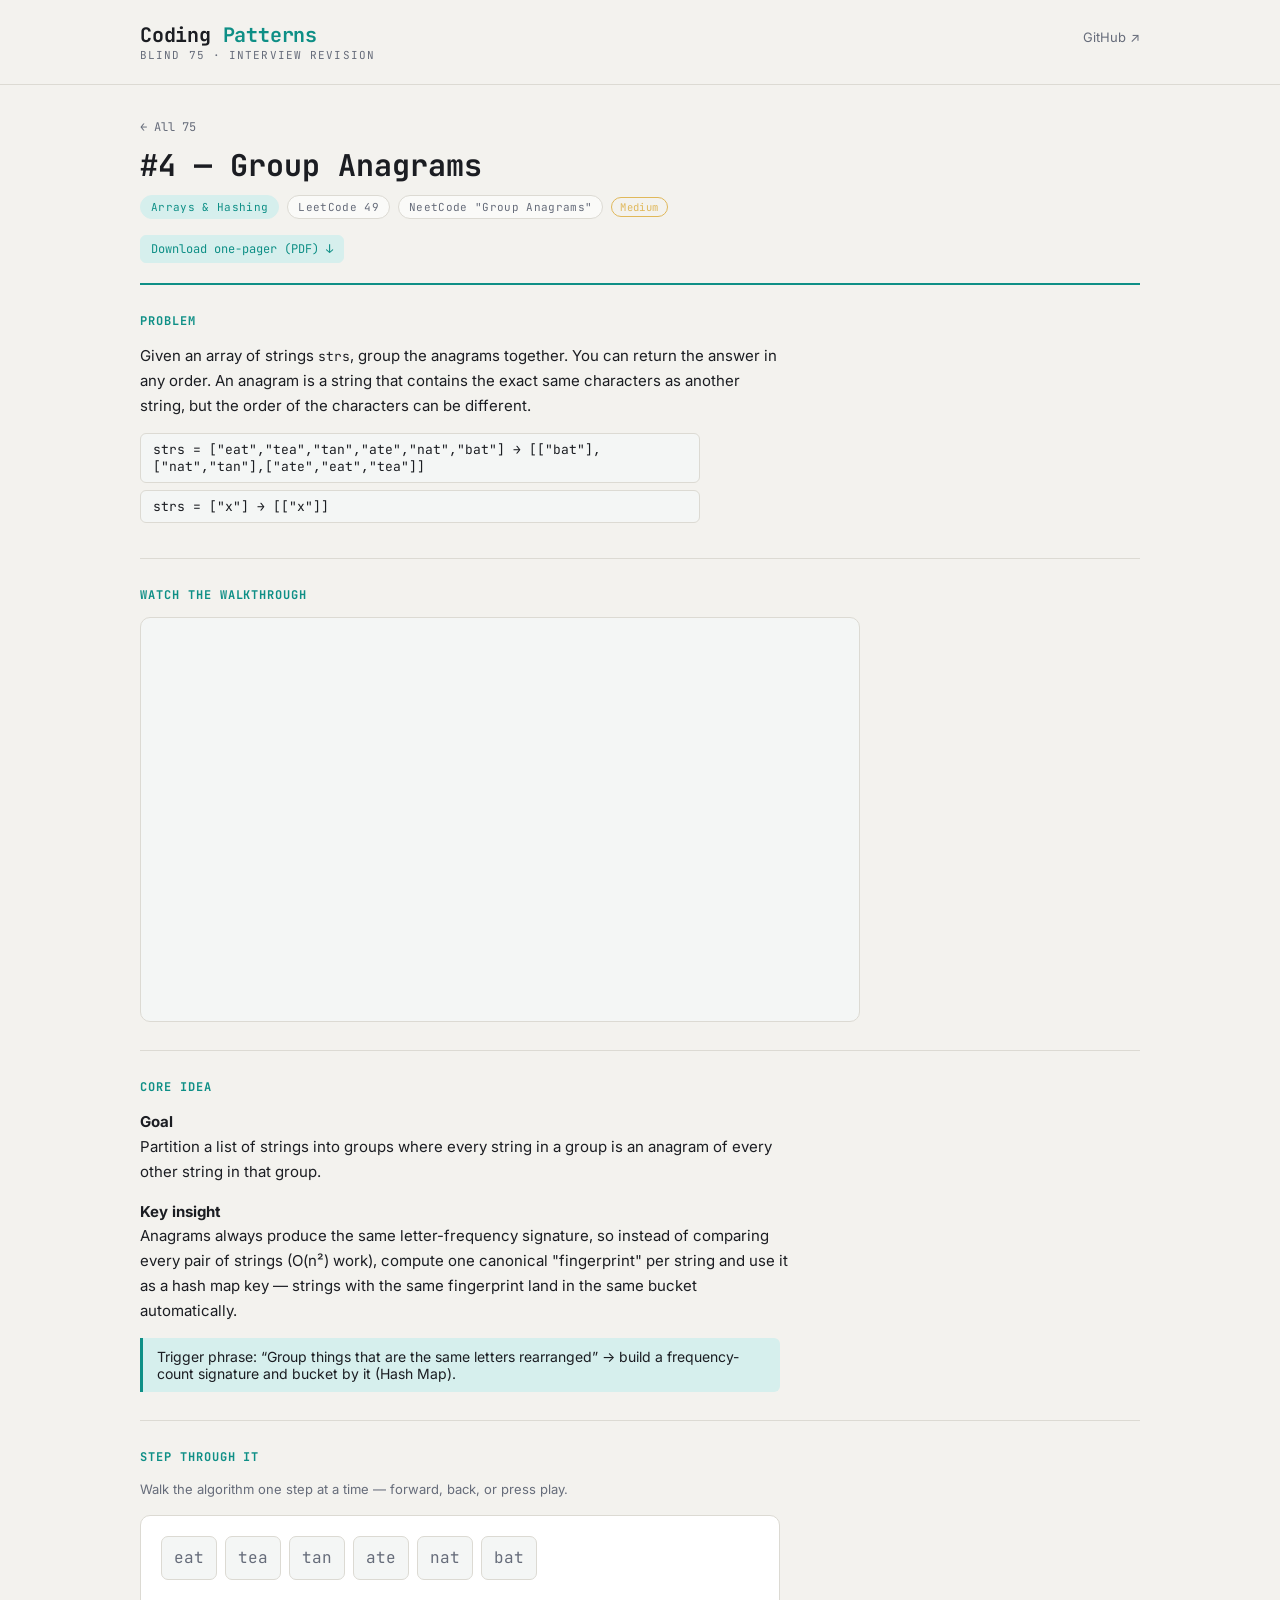
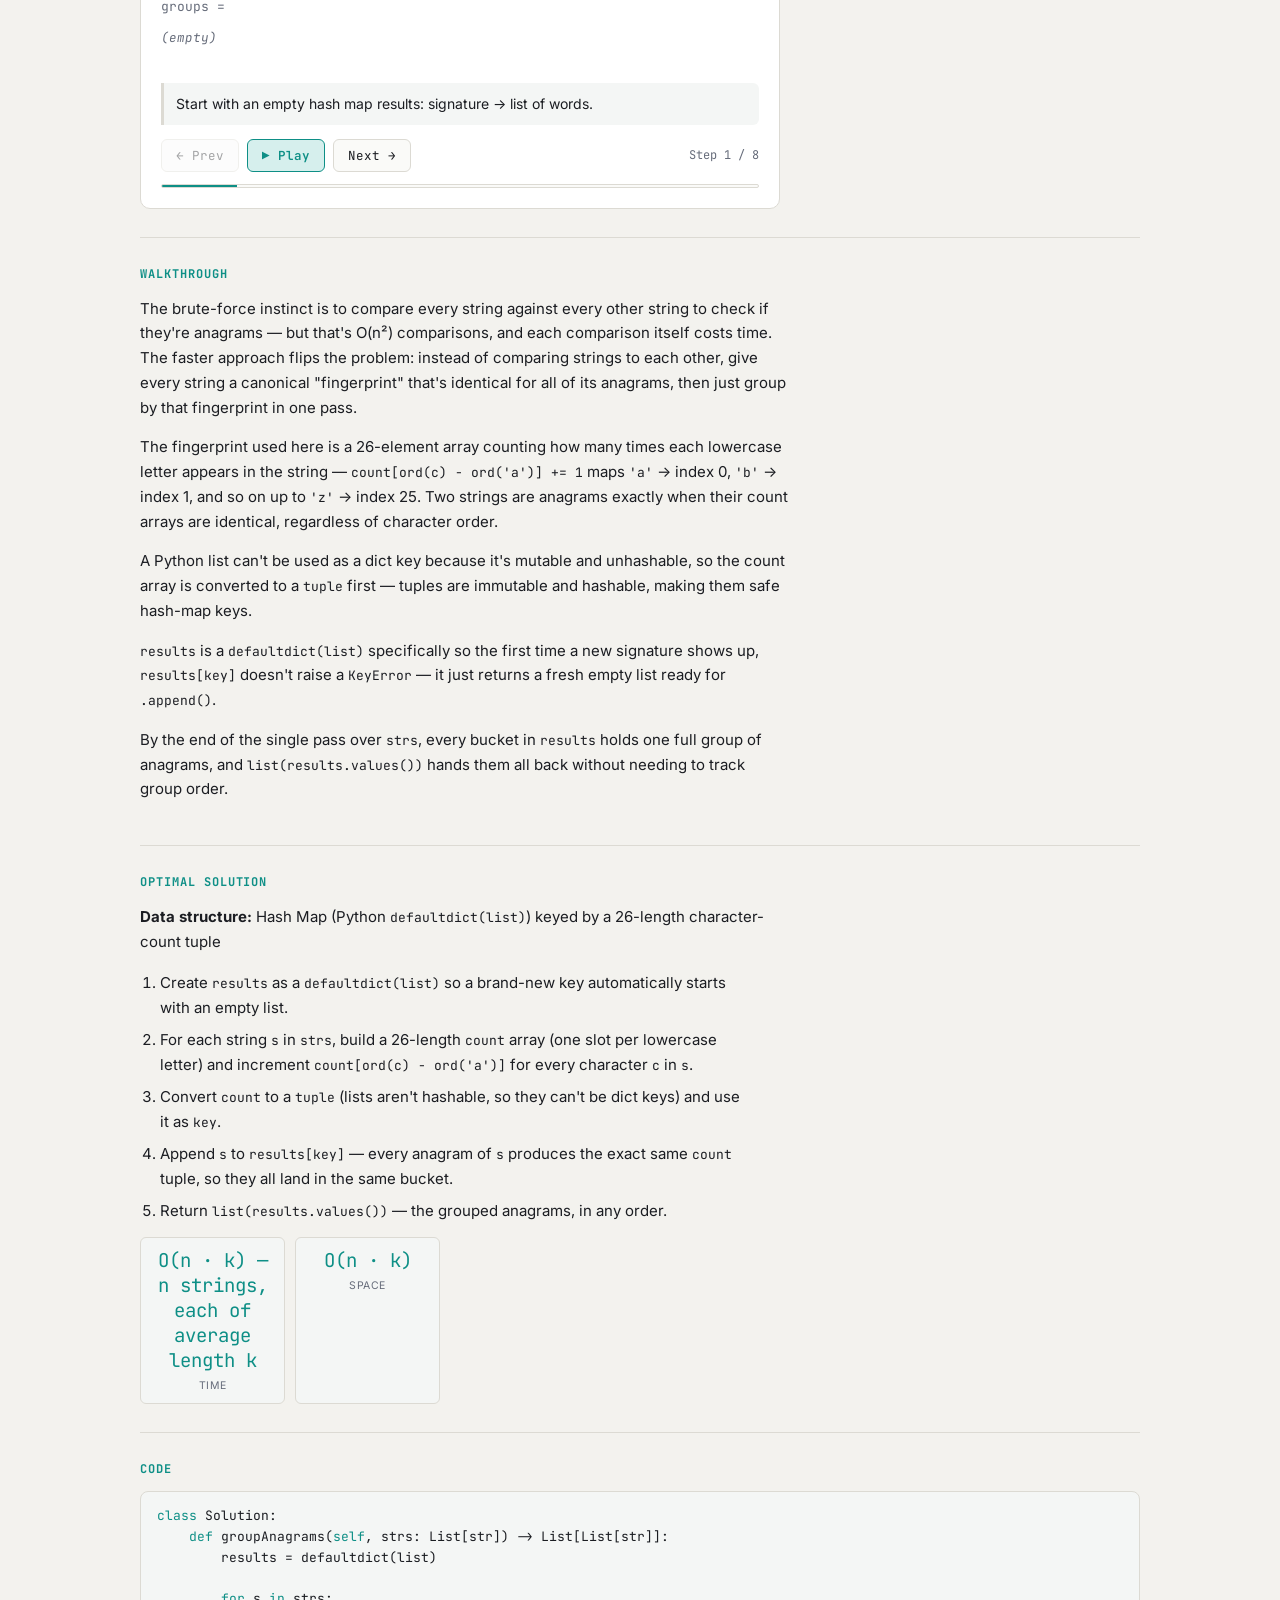
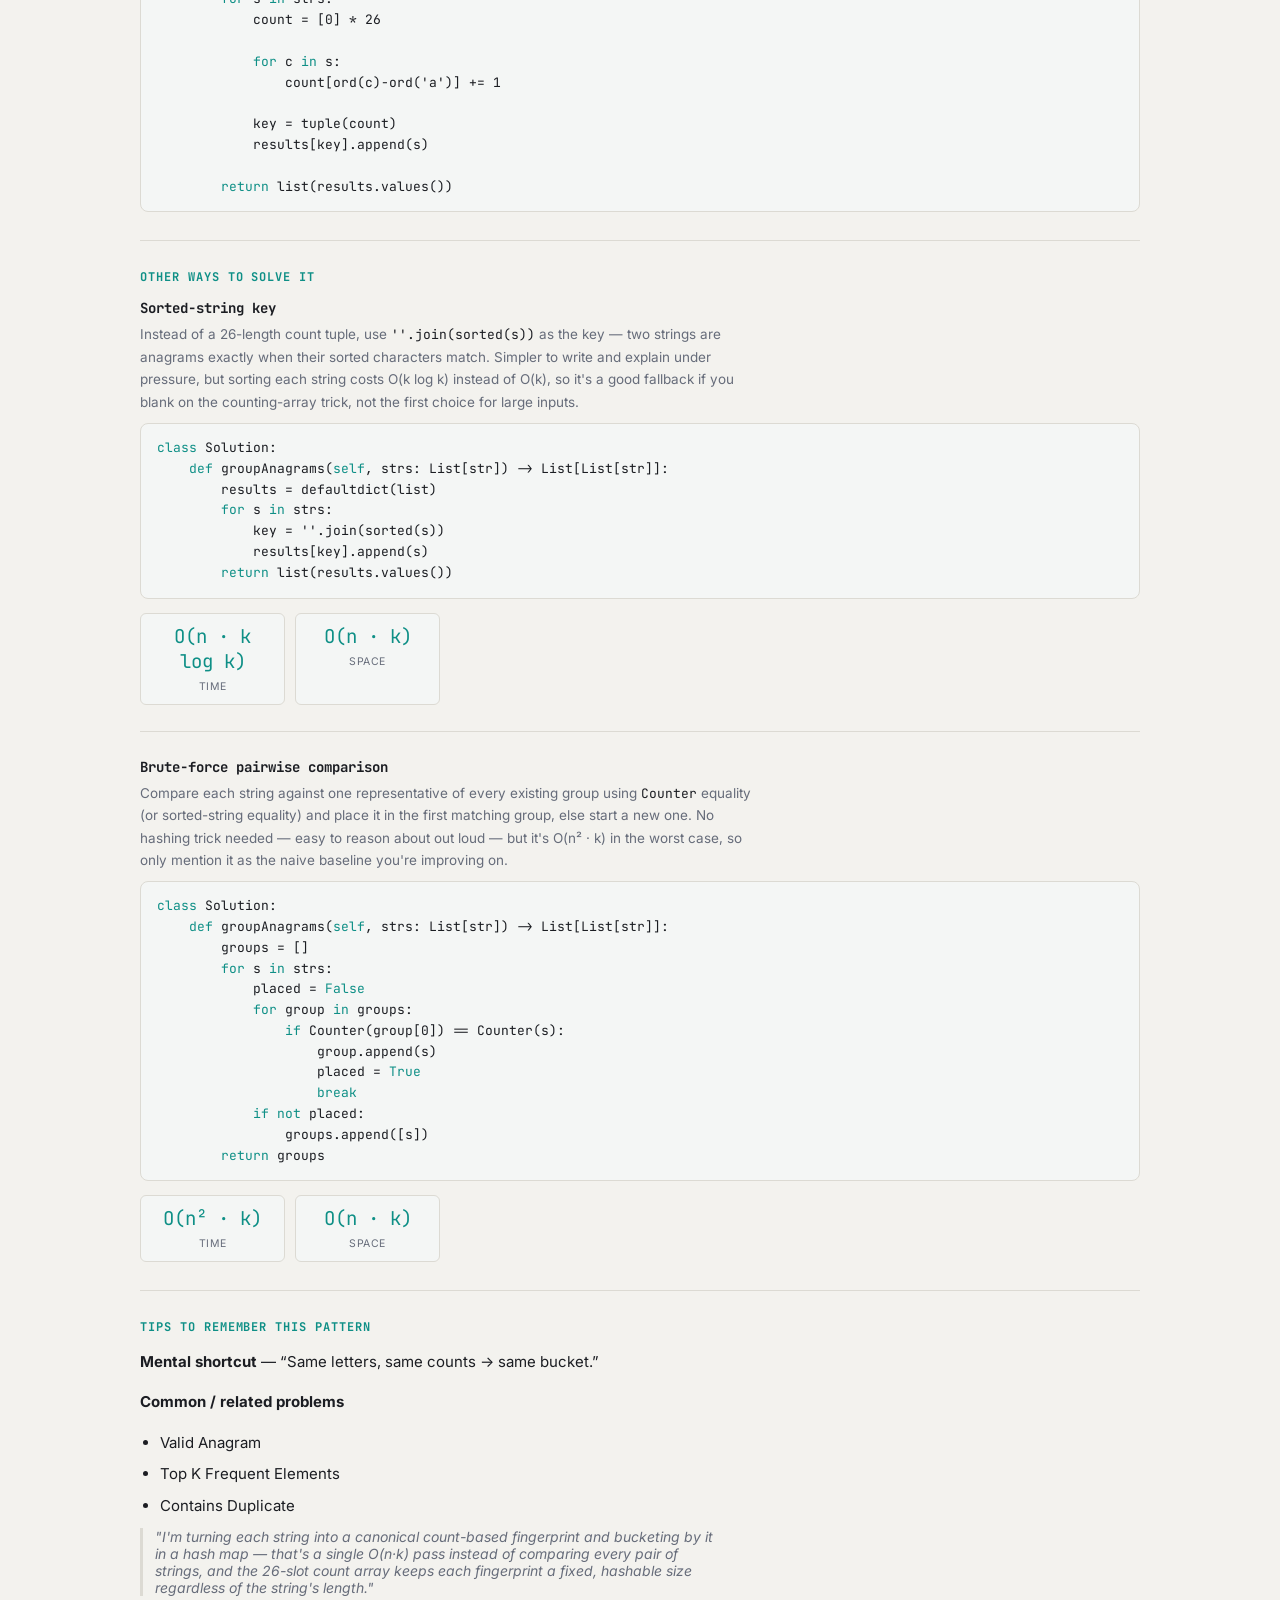
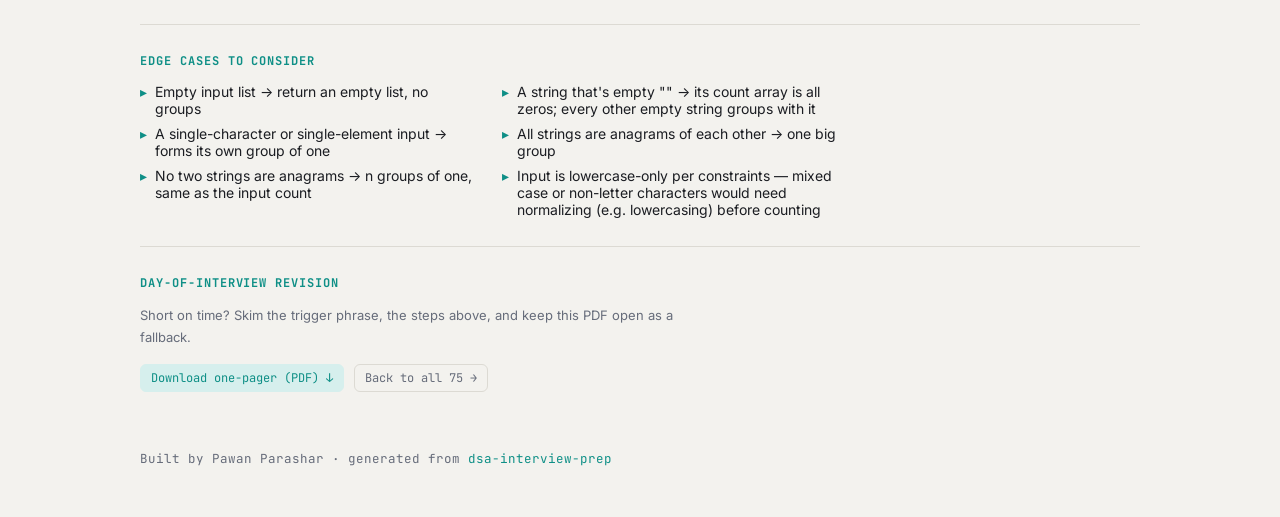
<file: problems/group-anagrams/index.html>
<!doctype html>
<html lang="en">
<head>
<meta charset="utf-8">
<meta name="viewport" content="width=device-width, initial-scale=1">
<title>Group Anagrams — Coding Patterns</title>
<meta name="description" content="Group Anagrams (Arrays & Hashing) — pattern, walkthrough, video, and printable one-pager.">
<link rel="preconnect" href="https://fonts.googleapis.com">
<link rel="preconnect" href="https://fonts.gstatic.com" crossorigin>
<link href="https://fonts.googleapis.com/css2?family=JetBrains+Mono:wght@400;600;700&family=Inter:wght@400;500;600&display=swap" rel="stylesheet">
<link rel="stylesheet" href="../../assets/css/site.css">
</head>
<body>
  <header class="topbar">
    <div class="container row">
      <div>
        <a class="brand" href="../../index.html">Coding <span class="dot">Patterns</span></a>
        <div class="tagline">BLIND 75 · INTERVIEW REVISION</div>
      </div>
      <nav>
        <a href="https://github.com/pawanparashar/dsa-interview-prep">GitHub ↗</a>
      </nav>
    </div>
  </header>

  <div class="container">
    <div class="p-head">
      <a class="crumbs" href="../../index.html">← All 75</a>
      <h1>#4 — Group Anagrams</h1>
      <div class="pills">
        <span class="pill accent">Arrays & Hashing</span>
        <span class="pill">LeetCode 49</span>
        <span class="pill">NeetCode "Group Anagrams"</span>
        <span class="badge Medium">Medium</span>
      </div>
      <div class="p-actions">
        <a class="linkbtn" href="group-anagrams-onepager.pdf">Download one-pager (PDF) ↓</a>
      </div>
    </div>

    <div class="section">
      <h2>Problem</h2>
      <p>Given an array of strings <code>strs</code>, group the anagrams together. You can return the answer in any order. An anagram is a string that contains the exact same characters as another string, but the order of the characters can be different.</p>
      <div class="examples">
        
        <div>strs = ["eat","tea","tan","ate","nat","bat"] → [["bat"],["nat","tan"],["ate","eat","tea"]]</div>
        
        <div>strs = ["x"] → [["x"]]</div>
        
      </div>
    </div>

    <div class="section">
      <h2>Watch the walkthrough</h2>
      <div class="video-frame">
        <iframe src="https://www.youtube.com/embed/eDmxPfVa81k" title="Group Anagrams solution walkthrough" allow="accelerometer; autoplay; clipboard-write; encrypted-media; gyroscope; picture-in-picture" allowfullscreen loading="lazy"></iframe>
      </div>
    </div>

    <div class="section">
      <h2>Core idea</h2>
      <p><strong>Goal</strong><br>Partition a list of strings into groups where every string in a group is an anagram of every other string in that group.</p>
      <p><strong>Key insight</strong><br>Anagrams always produce the same letter-frequency signature, so instead of comparing every pair of strings (O(n²) work), compute one canonical "fingerprint" per string and use it as a hash map key — strings with the same fingerprint land in the same bucket automatically.</p>
      <div class="callout">Trigger phrase: “Group things that are the same letters rearranged” → build a frequency-count signature and bucket by it (Hash Map).</div>
    </div>

    
    <div class="section">
      <h2>Step through it</h2>
      <p class="muted">Walk the algorithm one step at a time — forward, back, or press play.</p>
      <div class="viz" id="viz" data-trace="{&quot;mode&quot;: &quot;groups&quot;, &quot;array&quot;: [&quot;eat&quot;, &quot;tea&quot;, &quot;tan&quot;, &quot;ate&quot;, &quot;nat&quot;, &quot;bat&quot;], &quot;frames&quot;: [{&quot;idx&quot;: null, &quot;key&quot;: null, &quot;groups&quot;: {}, &quot;status&quot;: &quot;start&quot;, &quot;note&quot;: &quot;Start with an empty hash map results: signature \u2192 list of words.&quot;}, {&quot;idx&quot;: 0, &quot;key&quot;: &quot;a1e1t1&quot;, &quot;groups&quot;: {&quot;a1e1t1&quot;: [&quot;eat&quot;]}, &quot;status&quot;: &quot;add&quot;, &quot;note&quot;: &quot;\&quot;eat\&quot; \u2192 count signature \&quot;a1e1t1\&quot; (new key) \u2192 start a new group: {a1e1t1: [\&quot;eat\&quot;]}.&quot;}, {&quot;idx&quot;: 1, &quot;key&quot;: &quot;a1e1t1&quot;, &quot;groups&quot;: {&quot;a1e1t1&quot;: [&quot;eat&quot;, &quot;tea&quot;]}, &quot;status&quot;: &quot;add&quot;, &quot;note&quot;: &quot;\&quot;tea\&quot; \u2192 count signature \&quot;a1e1t1\&quot; matches an existing group \u2192 append: a1e1t1 now holds [&#x27;eat&#x27;, &#x27;tea&#x27;].&quot;}, {&quot;idx&quot;: 2, &quot;key&quot;: &quot;a1n1t1&quot;, &quot;groups&quot;: {&quot;a1e1t1&quot;: [&quot;eat&quot;, &quot;tea&quot;], &quot;a1n1t1&quot;: [&quot;tan&quot;]}, &quot;status&quot;: &quot;add&quot;, &quot;note&quot;: &quot;\&quot;tan\&quot; \u2192 count signature \&quot;a1n1t1\&quot; (new key) \u2192 start a new group: {a1n1t1: [\&quot;tan\&quot;]}.&quot;}, {&quot;idx&quot;: 3, &quot;key&quot;: &quot;a1e1t1&quot;, &quot;groups&quot;: {&quot;a1e1t1&quot;: [&quot;eat&quot;, &quot;tea&quot;, &quot;ate&quot;], &quot;a1n1t1&quot;: [&quot;tan&quot;]}, &quot;status&quot;: &quot;add&quot;, &quot;note&quot;: &quot;\&quot;ate\&quot; \u2192 count signature \&quot;a1e1t1\&quot; matches an existing group \u2192 append: a1e1t1 now holds [&#x27;eat&#x27;, &#x27;tea&#x27;, &#x27;ate&#x27;].&quot;}, {&quot;idx&quot;: 4, &quot;key&quot;: &quot;a1n1t1&quot;, &quot;groups&quot;: {&quot;a1e1t1&quot;: [&quot;eat&quot;, &quot;tea&quot;, &quot;ate&quot;], &quot;a1n1t1&quot;: [&quot;tan&quot;, &quot;nat&quot;]}, &quot;status&quot;: &quot;add&quot;, &quot;note&quot;: &quot;\&quot;nat\&quot; \u2192 count signature \&quot;a1n1t1\&quot; matches an existing group \u2192 append: a1n1t1 now holds [&#x27;tan&#x27;, &#x27;nat&#x27;].&quot;}, {&quot;idx&quot;: 5, &quot;key&quot;: &quot;a1b1t1&quot;, &quot;groups&quot;: {&quot;a1e1t1&quot;: [&quot;eat&quot;, &quot;tea&quot;, &quot;ate&quot;], &quot;a1n1t1&quot;: [&quot;tan&quot;, &quot;nat&quot;], &quot;a1b1t1&quot;: [&quot;bat&quot;]}, &quot;status&quot;: &quot;add&quot;, &quot;note&quot;: &quot;\&quot;bat\&quot; \u2192 count signature \&quot;a1b1t1\&quot; (new key) \u2192 start a new group: {a1b1t1: [\&quot;bat\&quot;]}.&quot;}, {&quot;idx&quot;: null, &quot;key&quot;: null, &quot;groups&quot;: {&quot;a1e1t1&quot;: [&quot;eat&quot;, &quot;tea&quot;, &quot;ate&quot;], &quot;a1n1t1&quot;: [&quot;tan&quot;, &quot;nat&quot;], &quot;a1b1t1&quot;: [&quot;bat&quot;]}, &quot;status&quot;: &quot;done&quot;, &quot;note&quot;: &quot;All words processed \u2014 return list(results.values()): [[&#x27;eat&#x27;, &#x27;tea&#x27;, &#x27;ate&#x27;], [&#x27;tan&#x27;, &#x27;nat&#x27;], [&#x27;bat&#x27;]].&quot;}]}">
        <div class="viz-body" id="vizBody"></div>
        <div class="viz-note" id="vizNote"></div>
        <div class="viz-controls">
          <button class="viz-btn" id="vizPrev" aria-label="Previous step">&larr; Prev</button>
          <button class="viz-btn accent" id="vizPlay" aria-label="Play">&#9654; Play</button>
          <button class="viz-btn" id="vizNext" aria-label="Next step">Next &rarr;</button>
          <span class="viz-step-count" id="vizCount"></span>
        </div>
        <div class="viz-progress"><div class="viz-progress-fill" id="vizProgressFill"></div></div>
      </div>
    </div>
    

    <div class="section">
      <h2>Walkthrough</h2>
      
      <p>The brute-force instinct is to compare every string against every other string to check if they're anagrams — but that's O(n²) comparisons, and each comparison itself costs time. The faster approach flips the problem: instead of comparing strings to each other, give every string a canonical "fingerprint" that's identical for all of its anagrams, then just group by that fingerprint in one pass.</p>
      
      <p>The fingerprint used here is a 26-element array counting how many times each lowercase letter appears in the string — <code>count[ord(c) - ord('a')] += 1</code> maps <code>'a'</code> → index 0, <code>'b'</code> → index 1, and so on up to <code>'z'</code> → index 25. Two strings are anagrams exactly when their count arrays are identical, regardless of character order.</p>
      
      <p>A Python list can't be used as a dict key because it's mutable and unhashable, so the count array is converted to a <code>tuple</code> first — tuples are immutable and hashable, making them safe hash-map keys.</p>
      
      <p><code>results</code> is a <code>defaultdict(list)</code> specifically so the first time a new signature shows up, <code>results[key]</code> doesn't raise a <code>KeyError</code> — it just returns a fresh empty list ready for <code>.append()</code>.</p>
      
      <p>By the end of the single pass over <code>strs</code>, every bucket in <code>results</code> holds one full group of anagrams, and <code>list(results.values())</code> hands them all back without needing to track group order.</p>
      
    </div>

    <div class="section">
      <h2>Optimal solution</h2>
      <p><strong>Data structure:</strong> Hash Map (Python <code>defaultdict(list)</code>) keyed by a 26-length character-count tuple</p>
      <ol class="steps">
        
        <li>Create <code>results</code> as a <code>defaultdict(list)</code> so a brand-new key automatically starts with an empty list.</li>
        
        <li>For each string <code>s</code> in <code>strs</code>, build a 26-length <code>count</code> array (one slot per lowercase letter) and increment <code>count[ord(c) - ord('a')]</code> for every character <code>c</code> in <code>s</code>.</li>
        
        <li>Convert <code>count</code> to a <code>tuple</code> (lists aren't hashable, so they can't be dict keys) and use it as <code>key</code>.</li>
        
        <li>Append <code>s</code> to <code>results[key]</code> — every anagram of <code>s</code> produces the exact same <code>count</code> tuple, so they all land in the same bucket.</li>
        
        <li>Return <code>list(results.values())</code> — the grouped anagrams, in any order.</li>
        
      </ol>
      <div class="complexity">
        <div class="box"><span class="v">O(n · k) — n strings, each of average length k</span><span class="k">Time</span></div>
        <div class="box"><span class="v">O(n · k)</span><span class="k">Space</span></div>
      </div>
    </div>

    <div class="section">
      <h2>Code</h2>
      <pre><code><span class="kw">class</span> Solution:
    <span class="kw">def</span> groupAnagrams(<span class="kw">self</span>, strs: List[str]) -&gt; List[List[str]]:
        results = defaultdict(list)

        <span class="kw">for</span> s <span class="kw">in</span> strs:
            count = [0] * 26

            <span class="kw">for</span> c <span class="kw">in</span> s:
                count[ord(c)-ord(&#x27;a&#x27;)] += 1
                
            key = tuple(count)
            results[key].append(s)
        
        <span class="kw">return</span> list(results.values())</code></pre>
    </div>

    
    <div class="section">
      <h2>Other ways to solve it</h2>
      
      <div class="alt-solution">
        <h3>Sorted-string key</h3>
        <p class="muted">Instead of a 26-length count tuple, use <code>''.join(sorted(s))</code> as the key — two strings are anagrams exactly when their sorted characters match. Simpler to write and explain under pressure, but sorting each string costs O(k log k) instead of O(k), so it's a good fallback if you blank on the counting-array trick, not the first choice for large inputs.</p>
        <pre><code><span class="kw">class</span> Solution:
    <span class="kw">def</span> groupAnagrams(<span class="kw">self</span>, strs: List[str]) -&gt; List[List[str]]:
        results = defaultdict(list)
        <span class="kw">for</span> s <span class="kw">in</span> strs:
            key = &#x27;&#x27;.join(sorted(s))
            results[key].append(s)
        <span class="kw">return</span> list(results.values())</code></pre>
        <div class="complexity">
          <div class="box"><span class="v">O(n · k log k)</span><span class="k">Time</span></div>
          <div class="box"><span class="v">O(n · k)</span><span class="k">Space</span></div>
        </div>
      </div>
      
      <div class="alt-solution">
        <h3>Brute-force pairwise comparison</h3>
        <p class="muted">Compare each string against one representative of every existing group using <code>Counter</code> equality (or sorted-string equality) and place it in the first matching group, else start a new one. No hashing trick needed — easy to reason about out loud — but it's O(n² · k) in the worst case, so only mention it as the naive baseline you're improving on.</p>
        <pre><code><span class="kw">class</span> Solution:
    <span class="kw">def</span> groupAnagrams(<span class="kw">self</span>, strs: List[str]) -&gt; List[List[str]]:
        groups = []
        <span class="kw">for</span> s <span class="kw">in</span> strs:
            placed = <span class="kw">False</span>
            <span class="kw">for</span> group <span class="kw">in</span> groups:
                <span class="kw">if</span> Counter(group[0]) == Counter(s):
                    group.append(s)
                    placed = <span class="kw">True</span>
                    <span class="kw">break</span>
            <span class="kw">if</span> <span class="kw">not</span> placed:
                groups.append([s])
        <span class="kw">return</span> groups</code></pre>
        <div class="complexity">
          <div class="box"><span class="v">O(n² · k)</span><span class="k">Time</span></div>
          <div class="box"><span class="v">O(n · k)</span><span class="k">Space</span></div>
        </div>
      </div>
      
    </div>
    

    <div class="section">
      <h2>Tips to remember this pattern</h2>
      <p><strong>Mental shortcut</strong> — “Same letters, same counts → same bucket.”</p>
      <p><strong>Common / related problems</strong></p>
      <ul class="plain">
        
        <li>Valid Anagram</li>
        
        <li>Top K Frequent Elements</li>
        
        <li>Contains Duplicate</li>
        
      </ul>
      <div class="quote">"I'm turning each string into a canonical count-based fingerprint and bucketing by it in a hash map — that's a single O(n·k) pass instead of comparing every pair of strings, and the 26-slot count array keeps each fingerprint a fixed, hashable size regardless of the string's length."</div>
    </div>

    <div class="section">
      <h2>Edge cases to consider</h2>
      <ul class="edge-list">
        
        <li>Empty input list → return an empty list, no groups</li>
        
        <li>A string that's empty "" → its count array is all zeros; every other empty string groups with it</li>
        
        <li>A single-character or single-element input → forms its own group of one</li>
        
        <li>All strings are anagrams of each other → one big group</li>
        
        <li>No two strings are anagrams → n groups of one, same as the input count</li>
        
        <li>Input is lowercase-only per constraints — mixed case or non-letter characters would need normalizing (e.g. lowercasing) before counting</li>
        
      </ul>
    </div>

    <div class="section">
      <h2>Day-of-interview revision</h2>
      <p class="muted">Short on time? Skim the trigger phrase, the steps above, and keep this PDF open as a fallback.</p>
      <div class="p-actions">
        <a class="linkbtn" href="group-anagrams-onepager.pdf">Download one-pager (PDF) ↓</a>
        <a class="linkbtn ghost" href="../../index.html">Back to all 75 →</a>
      </div>
    </div>
  </div>

  <footer>
    <div class="container">Built by Pawan Parashar · generated from <a href="https://github.com/pawanparashar/dsa-interview-prep">dsa-interview-prep</a></div>
  </footer>

  
  <script>
  (function () {
    var root = document.getElementById('viz');
    if (!root) return;
    var trace = JSON.parse(root.dataset.trace);
    var mode = trace.mode || 'array-set';
    var frames = trace.frames;
    var cur = 0;
    var playing = false;
    var timer = null;

    var bodyEl = document.getElementById('vizBody');
    var noteEl = document.getElementById('vizNote');
    var countEl = document.getElementById('vizCount');
    var fillEl = document.getElementById('vizProgressFill');
    var prevBtn = document.getElementById('vizPrev');
    var nextBtn = document.getElementById('vizNext');
    var playBtn = document.getElementById('vizPlay');

    function makeCells(container, chars) {
      chars.split('').forEach(function (ch) {
        var cell = document.createElement('div');
        cell.className = 'viz-cell';
        cell.textContent = ch;
        container.appendChild(cell);
      });
    }

    function renderChips(container, counts, highlightKey, mismatch) {
      container.innerHTML = '';
      var keys = Object.keys(counts);
      if (keys.length === 0) {
        var empty = document.createElement('span');
        empty.className = 'viz-set-empty';
        empty.textContent = '(empty)';
        container.appendChild(empty);
        return;
      }
      keys.forEach(function (k) {
        var chip = document.createElement('span');
        chip.className = 'viz-chip';
        if (k === highlightKey) chip.classList.add(mismatch ? 'found' : 'active');
        chip.textContent = k + ':' + counts[k];
        container.appendChild(chip);
      });
    }

    var updateFrame;

    if (mode === 'strings') {
      bodyEl.innerHTML =
        '<div class="viz-str-row"><span class="viz-str-label">s =</span><div class="viz-array" id="vizArrS"></div></div>' +
        '<div class="viz-str-row"><span class="viz-str-label">t =</span><div class="viz-array" id="vizArrT"></div></div>' +
        '<div class="viz-counts-row">' +
          '<div class="viz-counts"><div class="viz-set-label">counterS =</div><div class="viz-set" id="vizChipsS"></div></div>' +
          '<div class="viz-counts"><div class="viz-set-label">counterT =</div><div class="viz-set" id="vizChipsT"></div></div>' +
        '</div>';
      makeCells(document.getElementById('vizArrS'), trace.s);
      makeCells(document.getElementById('vizArrT'), trace.t);
      var sCells = bodyEl.querySelectorAll('#vizArrS .viz-cell');
      var tCells = bodyEl.querySelectorAll('#vizArrT .viz-cell');
      var chipsS = document.getElementById('vizChipsS');
      var chipsT = document.getElementById('vizChipsT');

      updateFrame = function (f) {
        sCells.forEach(function (cell, i) {
          cell.classList.remove('active', 'done');
          if (f.sIdx !== null && i === f.sIdx) cell.classList.add('active');
          else if (f.phase !== 'build' || (f.sIdx !== null && i < f.sIdx)) cell.classList.add('done');
        });
        tCells.forEach(function (cell, i) {
          cell.classList.remove('active', 'done');
          if (f.tIdx !== null && i === f.tIdx) cell.classList.add('active');
          else if (f.phase !== 'build' || (f.tIdx !== null && i < f.tIdx)) cell.classList.add('done');
        });
        var mismatch = f.status === 'mismatch';
        renderChips(chipsS, f.counterS, f.compareKey, mismatch);
        renderChips(chipsT, f.counterT, f.compareKey, mismatch);
      };
    } else if (mode === 'groups') {
      bodyEl.innerHTML =
        '<div class="viz-array" id="vizArray"></div>' +
        '<div class="viz-set-row"><span class="viz-set-label">groups =</span></div>' +
        '<div class="viz-groups" id="vizGroups"></div>';
      var arrayElG = document.getElementById('vizArray');
      trace.array.forEach(function (val) {
        var cell = document.createElement('div');
        cell.className = 'viz-cell viz-cell-word';
        cell.textContent = val;
        arrayElG.appendChild(cell);
      });
      var cellsG = arrayElG.querySelectorAll('.viz-cell');
      var groupsEl = document.getElementById('vizGroups');

      updateFrame = function (f) {
        cellsG.forEach(function (cell, i) {
          cell.classList.remove('active', 'done');
          if (f.idx !== null && i === f.idx) {
            cell.classList.add('active');
          } else if ((f.idx !== null && i < f.idx) || f.status === 'done') {
            cell.classList.add('done');
          }
        });
        groupsEl.innerHTML = '';
        var keysG = Object.keys(f.groups);
        if (keysG.length === 0) {
          var emptyG = document.createElement('span');
          emptyG.className = 'viz-set-empty';
          emptyG.textContent = '(empty)';
          groupsEl.appendChild(emptyG);
        } else {
          keysG.forEach(function (k) {
            var box = document.createElement('div');
            box.className = 'viz-group-box';
            if (k === f.key) box.classList.add('active');
            var label = document.createElement('div');
            label.className = 'viz-group-key';
            label.textContent = 'key: ' + k;
            box.appendChild(label);
            var wordsWrap = document.createElement('div');
            wordsWrap.className = 'viz-group-words';
            f.groups[k].forEach(function (w) {
              var chip = document.createElement('span');
              chip.className = 'viz-chip';
              chip.textContent = w;
              wordsWrap.appendChild(chip);
            });
            box.appendChild(wordsWrap);
            groupsEl.appendChild(box);
          });
        }
      };
    } else if (mode === 'codec') {
      bodyEl.innerHTML =
        '<div class="viz-set-row"><span class="viz-set-label">strs =</span></div>' +
        '<div class="viz-array" id="vizArray"></div>' +
        '<div class="viz-set-row"><span class="viz-set-label">encoded =</span></div>' +
        '<div class="viz-codec-text" id="vizEncodedText"></div>' +
        '<div class="viz-array" id="vizEncodedCells"></div>' +
        '<div class="viz-set-row"><span class="viz-set-label">decoded out =</span><div class="viz-set" id="vizOutput"></div></div>';
      var arrayElC = document.getElementById('vizArray');
      trace.array.forEach(function (val) {
        var cell = document.createElement('div');
        cell.className = 'viz-cell viz-cell-word';
        cell.textContent = val;
        arrayElC.appendChild(cell);
      });
      var cellsC = arrayElC.querySelectorAll('.viz-cell');
      var encodedTextEl = document.getElementById('vizEncodedText');
      var encodedCellsEl = document.getElementById('vizEncodedCells');
      var outputElC = document.getElementById('vizOutput');
      var encodedCellsBuilt = false;

      updateFrame = function (f) {
        cellsC.forEach(function (cell, i) {
          cell.classList.remove('active', 'done');
          if (f.phase === 'encode' && f.idx !== null && i === f.idx) cell.classList.add('active');
          else if (f.phase !== 'encode' || (f.idx !== null && i < f.idx)) cell.classList.add('done');
        });

        if (f.phase === 'encode' || f.phase === 'start') {
          encodedTextEl.style.display = '';
          encodedCellsEl.style.display = 'none';
          encodedTextEl.innerHTML = '';
          if (!f.encodedText) {
            var e = document.createElement('span');
            e.className = 'viz-set-empty';
            e.textContent = '(empty)';
            encodedTextEl.appendChild(e);
          } else {
            encodedTextEl.textContent = f.encodedText;
          }
          outputElC.innerHTML = '';
          var eo = document.createElement('span');
          eo.className = 'viz-set-empty';
          eo.textContent = '(empty)';
          outputElC.appendChild(eo);
        } else {
          encodedTextEl.style.display = 'none';
          encodedCellsEl.style.display = '';
          if (!encodedCellsBuilt) {
            makeCells(encodedCellsEl, trace.encoded);
            encodedCellsBuilt = true;
          }
          var eCells = encodedCellsEl.querySelectorAll('.viz-cell');
          eCells.forEach(function (cell, idx) {
            cell.classList.remove('active', 'found', 'done');
            if (f.range) {
              if (idx >= f.range.lenStart && idx <= f.range.hashPos) cell.classList.add('active');
              else if (idx >= f.range.contentStart && idx < f.range.contentEnd) cell.classList.add('found');
              else if (idx < f.range.lenStart) cell.classList.add('done');
            } else if (f.phase === 'done') {
              cell.classList.add('done');
            }
          });
          outputElC.innerHTML = '';
          if (f.output.length === 0) {
            var eo2 = document.createElement('span');
            eo2.className = 'viz-set-empty';
            eo2.textContent = '(empty)';
            outputElC.appendChild(eo2);
          } else {
            f.output.forEach(function (v) {
              var chip = document.createElement('span');
              chip.className = 'viz-chip found';
              chip.textContent = v;
              outputElC.appendChild(chip);
            });
          }
        }
      };
    } else if (mode === 'topk') {
      bodyEl.innerHTML =
        '<div class="viz-array" id="vizArray"></div>' +
        '<div class="viz-set-row"><span class="viz-set-label">freq =</span><div class="viz-set" id="vizFreq"></div></div>' +
        '<div class="viz-set-row"><span class="viz-set-label">buckets (index = frequency) =</span></div>' +
        '<div class="viz-groups" id="vizBuckets"></div>' +
        '<div class="viz-set-row"><span class="viz-set-label">out =</span><div class="viz-set" id="vizOutput"></div></div>';
      var arrayElT = document.getElementById('vizArray');
      trace.array.forEach(function (val) {
        var cell = document.createElement('div');
        cell.className = 'viz-cell';
        cell.textContent = val;
        arrayElT.appendChild(cell);
      });
      var cellsT = arrayElT.querySelectorAll('.viz-cell');
      var freqEl = document.getElementById('vizFreq');
      var bucketsEl = document.getElementById('vizBuckets');
      var outputEl = document.getElementById('vizOutput');

      updateFrame = function (f) {
        cellsT.forEach(function (cell, i) {
          cell.classList.remove('active', 'done');
          if (f.idx !== null && i === f.idx) {
            cell.classList.add('active');
          } else if ((f.idx !== null && i < f.idx) || f.phase !== 'count') {
            cell.classList.add('done');
          }
        });
        renderChips(freqEl, f.freq, f.activeKey, false);
        bucketsEl.innerHTML = '';
        var bucketKeys = Object.keys(f.buckets).sort(function (a, b) { return Number(b) - Number(a); });
        if (bucketKeys.length === 0) {
          var emptyB = document.createElement('span');
          emptyB.className = 'viz-set-empty';
          emptyB.textContent = '(empty)';
          bucketsEl.appendChild(emptyB);
        } else {
          bucketKeys.forEach(function (bk) {
            var box = document.createElement('div');
            box.className = 'viz-group-box';
            if (f.bucketIdx !== null && Number(bk) === f.bucketIdx) box.classList.add('active');
            var label = document.createElement('div');
            label.className = 'viz-group-key';
            label.textContent = 'idx ' + bk;
            box.appendChild(label);
            var wordsWrap = document.createElement('div');
            wordsWrap.className = 'viz-group-words';
            f.buckets[bk].forEach(function (w) {
              var chip = document.createElement('span');
              chip.className = 'viz-chip';
              chip.textContent = w;
              wordsWrap.appendChild(chip);
            });
            box.appendChild(wordsWrap);
            bucketsEl.appendChild(box);
          });
        }
        outputEl.innerHTML = '';
        if (f.output.length === 0) {
          var emptyO = document.createElement('span');
          emptyO.className = 'viz-set-empty';
          emptyO.textContent = '(empty)';
          outputEl.appendChild(emptyO);
        } else {
          f.output.forEach(function (v) {
            var chip = document.createElement('span');
            chip.className = 'viz-chip found';
            chip.textContent = v;
            outputEl.appendChild(chip);
          });
        }
      };
    } else {
      bodyEl.innerHTML =
        '<div class="viz-array" id="vizArray"></div>' +
        '<div class="viz-set-row"><span class="viz-set-label">h =</span><div class="viz-set" id="vizSet"></div></div>';
      var arrayEl = document.getElementById('vizArray');
      trace.array.forEach(function (val) {
        var cell = document.createElement('div');
        cell.className = 'viz-cell';
        cell.textContent = val;
        arrayEl.appendChild(cell);
      });
      var cells = arrayEl.querySelectorAll('.viz-cell');
      var setEl = document.getElementById('vizSet');

      updateFrame = function (f) {
        cells.forEach(function (cell, i) {
          cell.classList.remove('active', 'found', 'done');
          if (f.idx !== null && i === f.idx) {
            cell.classList.add(f.status === 'found' ? 'found' : 'active');
          } else if (f.idx !== null && i < f.idx) {
            cell.classList.add('done');
          }
        });
        setEl.innerHTML = '';
        if (f.set.length === 0) {
          var empty = document.createElement('span');
          empty.className = 'viz-set-empty';
          empty.textContent = '(empty)';
          setEl.appendChild(empty);
        } else {
          f.set.forEach(function (v) {
            var chip = document.createElement('span');
            chip.className = 'viz-chip';
            chip.textContent = v;
            setEl.appendChild(chip);
          });
        }
      };
    }

    function render() {
      var f = frames[cur];
      updateFrame(f);
      var flag = f.status === 'found' || f.status === 'mismatch';
      noteEl.textContent = f.note;
      noteEl.className = 'viz-note' + (flag ? ' found' : '');
      countEl.textContent = 'Step ' + (cur + 1) + ' / ' + frames.length;
      fillEl.style.width = (((cur + 1) / frames.length) * 100) + '%';
      prevBtn.disabled = cur === 0;
      nextBtn.disabled = cur === frames.length - 1;
      if (cur === frames.length - 1) stopPlaying();
    }

    function goTo(i) {
      cur = Math.max(0, Math.min(frames.length - 1, i));
      render();
    }

    function stopPlaying() {
      playing = false;
      playBtn.innerHTML = '&#9654; Play';
      if (timer) { clearInterval(timer); timer = null; }
    }

    function startPlaying() {
      if (cur === frames.length - 1) cur = 0;
      playing = true;
      playBtn.innerHTML = '&#10074;&#10074; Pause';
      timer = setInterval(function () {
        if (cur >= frames.length - 1) { stopPlaying(); render(); return; }
        goTo(cur + 1);
      }, 1400);
    }

    prevBtn.addEventListener('click', function () { stopPlaying(); goTo(cur - 1); });
    nextBtn.addEventListener('click', function () { stopPlaying(); goTo(cur + 1); });
    playBtn.addEventListener('click', function () {
      if (playing) { stopPlaying(); } else { startPlaying(); }
    });

    render();
  })();
  </script>
  
</body>
</html>
</file>
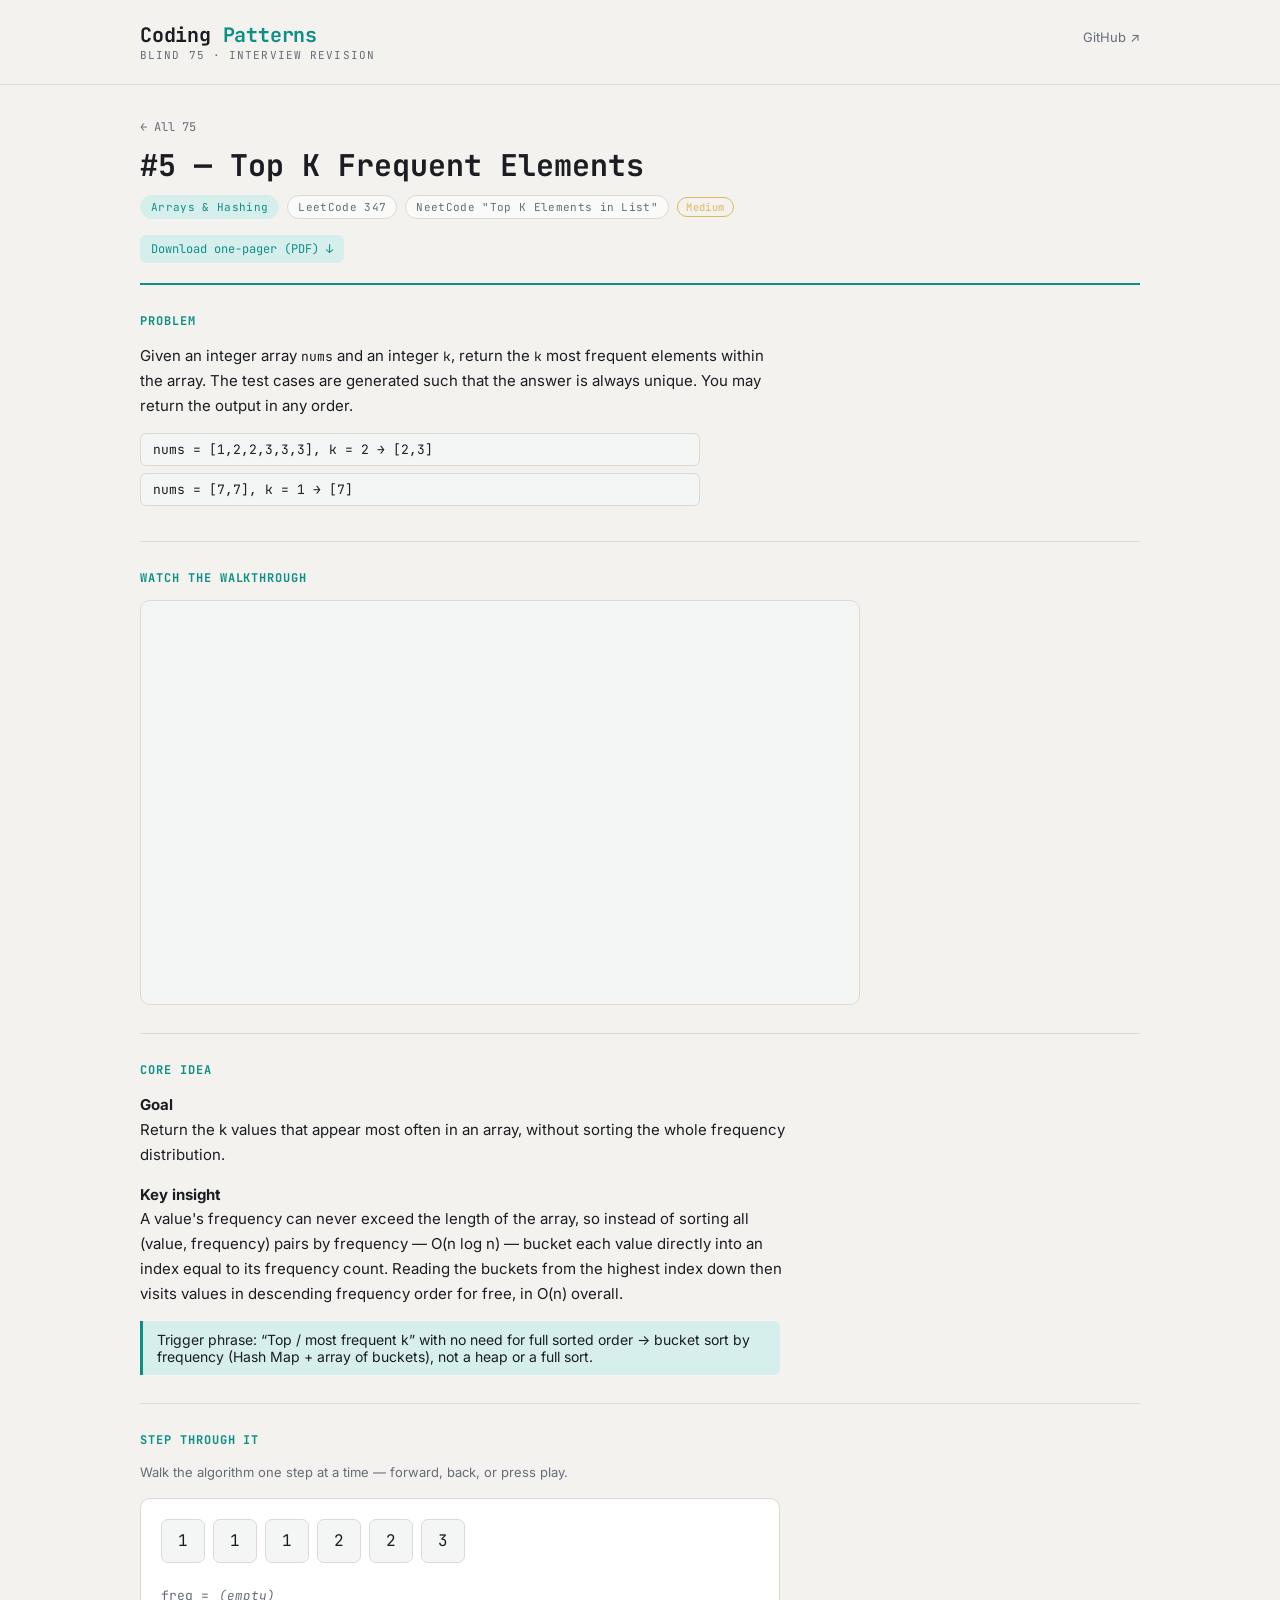
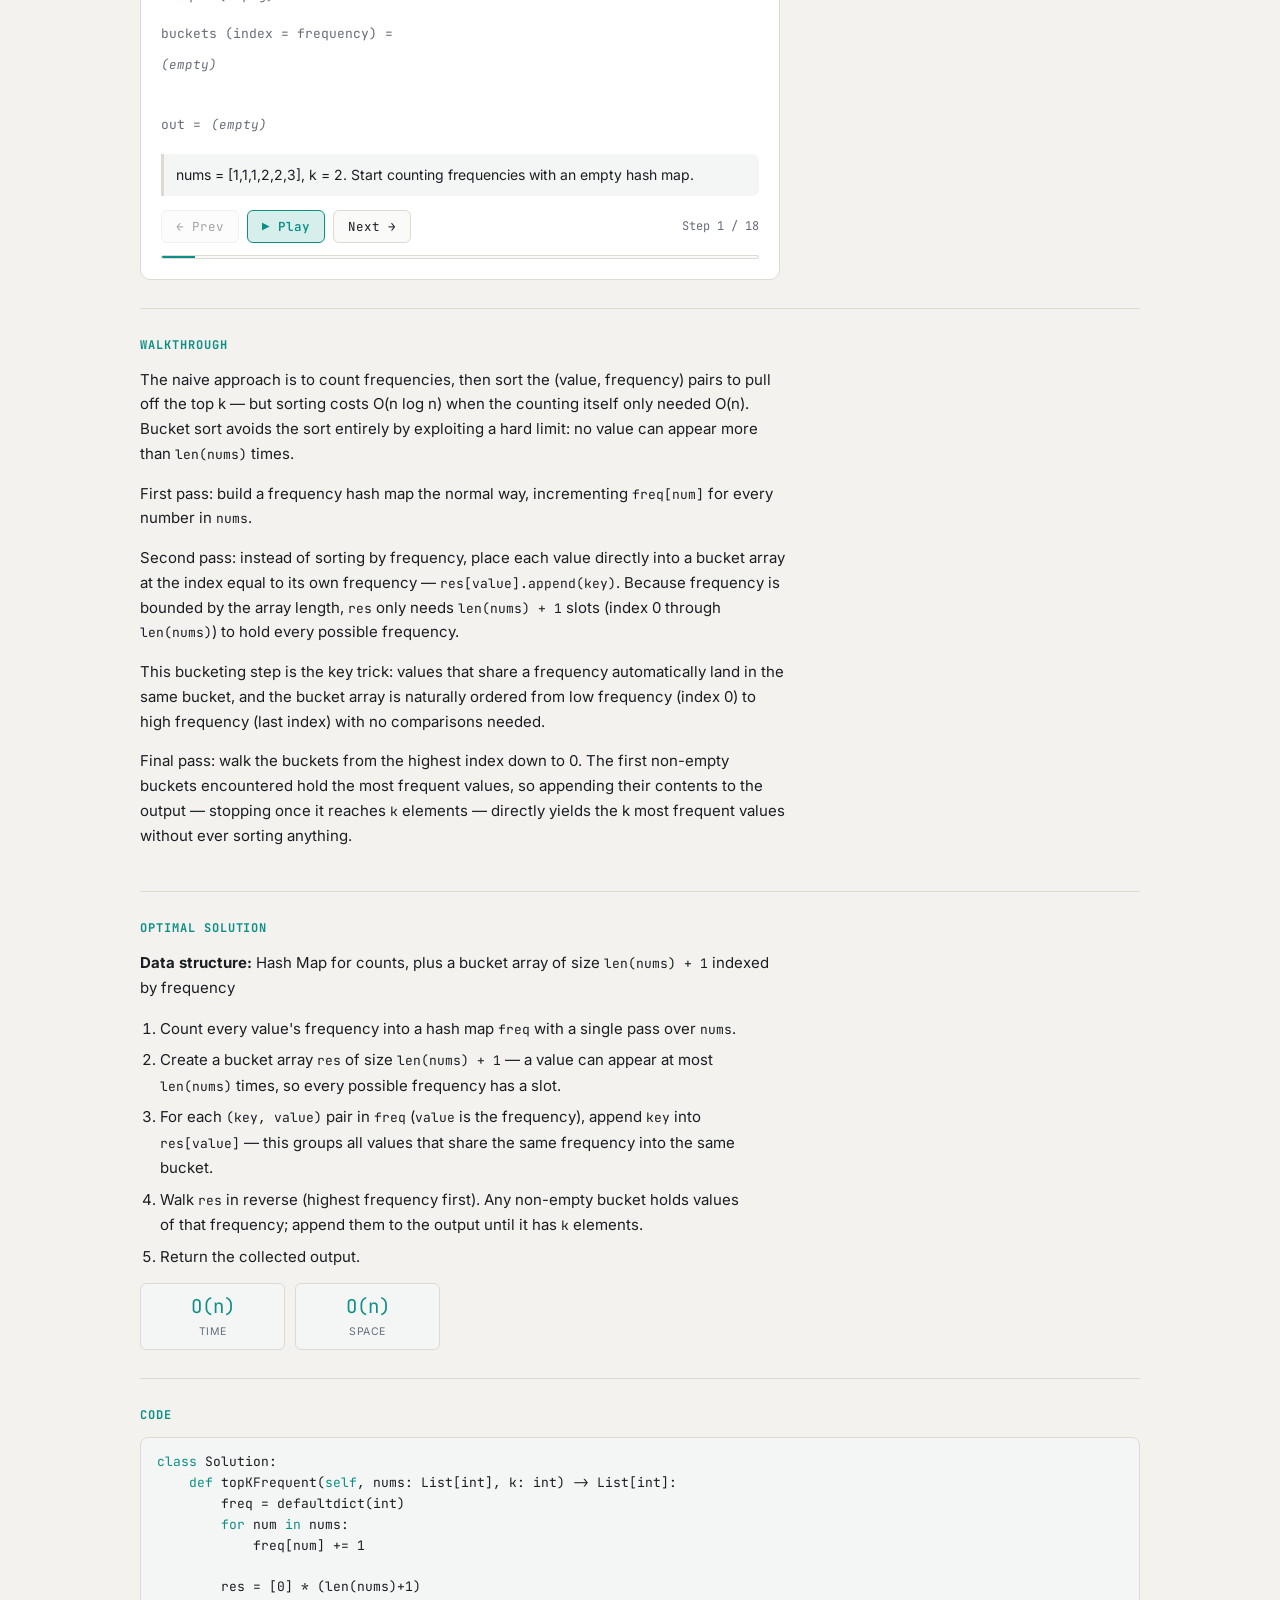
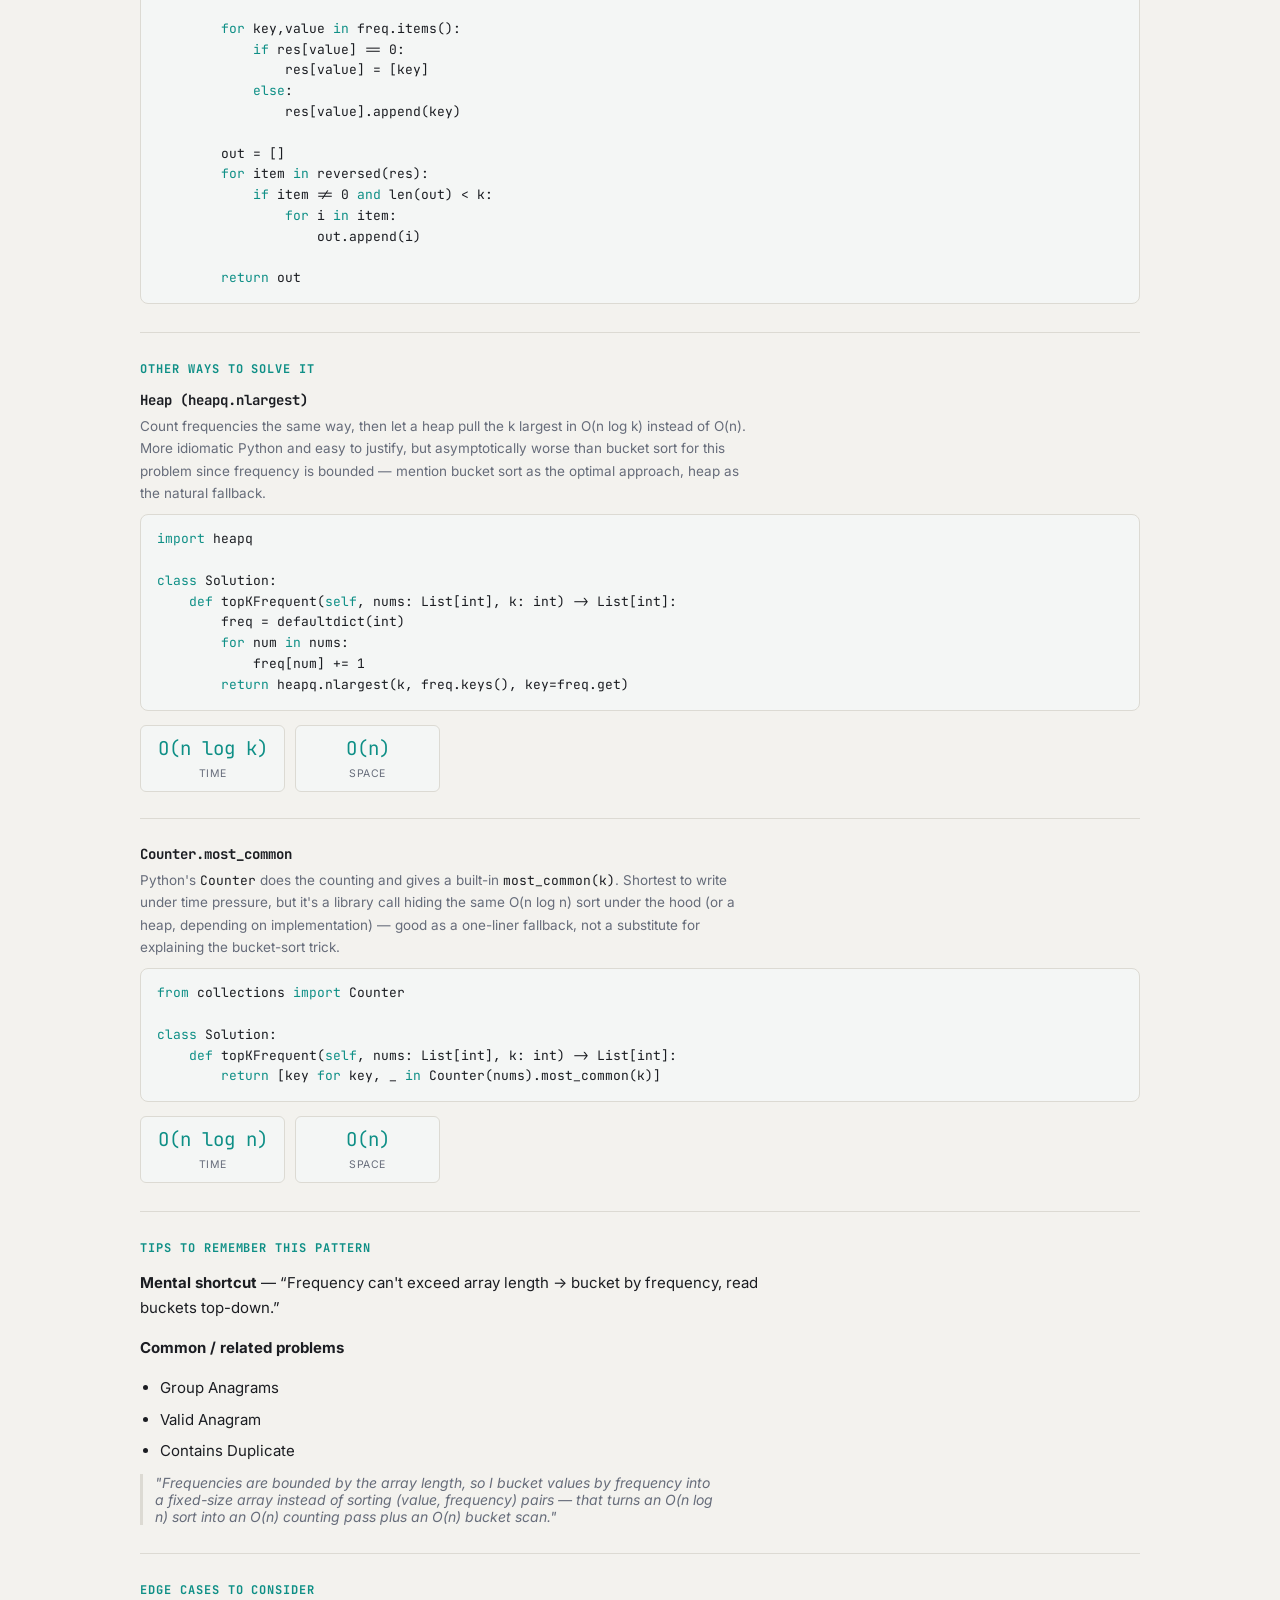
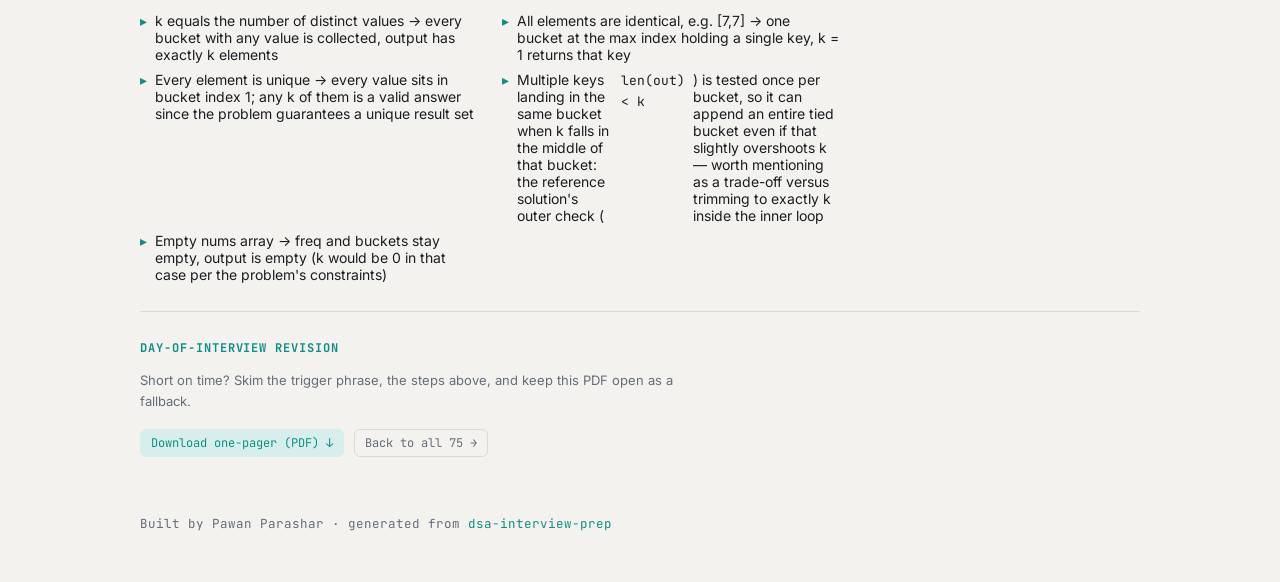
<file: problems/top-k-frequent-elements/index.html>
<!doctype html>
<html lang="en">
<head>
<meta charset="utf-8">
<meta name="viewport" content="width=device-width, initial-scale=1">
<title>Top K Frequent Elements — Coding Patterns</title>
<meta name="description" content="Top K Frequent Elements (Arrays & Hashing) — pattern, walkthrough, video, and printable one-pager.">
<link rel="preconnect" href="https://fonts.googleapis.com">
<link rel="preconnect" href="https://fonts.gstatic.com" crossorigin>
<link href="https://fonts.googleapis.com/css2?family=JetBrains+Mono:wght@400;600;700&family=Inter:wght@400;500;600&display=swap" rel="stylesheet">
<link rel="stylesheet" href="../../assets/css/site.css">
</head>
<body>
  <header class="topbar">
    <div class="container row">
      <div>
        <a class="brand" href="../../index.html">Coding <span class="dot">Patterns</span></a>
        <div class="tagline">BLIND 75 · INTERVIEW REVISION</div>
      </div>
      <nav>
        <a href="https://github.com/pawanparashar/dsa-interview-prep">GitHub ↗</a>
      </nav>
    </div>
  </header>

  <div class="container">
    <div class="p-head">
      <a class="crumbs" href="../../index.html">← All 75</a>
      <h1>#5 — Top K Frequent Elements</h1>
      <div class="pills">
        <span class="pill accent">Arrays & Hashing</span>
        <span class="pill">LeetCode 347</span>
        <span class="pill">NeetCode "Top K Elements in List"</span>
        <span class="badge Medium">Medium</span>
      </div>
      <div class="p-actions">
        <a class="linkbtn" href="top-k-frequent-elements-onepager.pdf">Download one-pager (PDF) ↓</a>
      </div>
    </div>

    <div class="section">
      <h2>Problem</h2>
      <p>Given an integer array <code>nums</code> and an integer <code>k</code>, return the <code>k</code> most frequent elements within the array. The test cases are generated such that the answer is always unique. You may return the output in any order.</p>
      <div class="examples">
        
        <div>nums = [1,2,2,3,3,3], k = 2 → [2,3]</div>
        
        <div>nums = [7,7], k = 1 → [7]</div>
        
      </div>
    </div>

    <div class="section">
      <h2>Watch the walkthrough</h2>
      <div class="video-frame">
        <iframe src="https://www.youtube.com/embed/phNDYf1xzco" title="Top K Frequent Elements solution walkthrough" allow="accelerometer; autoplay; clipboard-write; encrypted-media; gyroscope; picture-in-picture" allowfullscreen loading="lazy"></iframe>
      </div>
    </div>

    <div class="section">
      <h2>Core idea</h2>
      <p><strong>Goal</strong><br>Return the k values that appear most often in an array, without sorting the whole frequency distribution.</p>
      <p><strong>Key insight</strong><br>A value's frequency can never exceed the length of the array, so instead of sorting all (value, frequency) pairs by frequency — O(n log n) — bucket each value directly into an index equal to its frequency count. Reading the buckets from the highest index down then visits values in descending frequency order for free, in O(n) overall.</p>
      <div class="callout">Trigger phrase: “Top / most frequent k” with no need for full sorted order → bucket sort by frequency (Hash Map + array of buckets), not a heap or a full sort.</div>
    </div>

    
    <div class="section">
      <h2>Step through it</h2>
      <p class="muted">Walk the algorithm one step at a time — forward, back, or press play.</p>
      <div class="viz" id="viz" data-trace="{&quot;mode&quot;: &quot;topk&quot;, &quot;array&quot;: [1, 1, 1, 2, 2, 3], &quot;k&quot;: 2, &quot;frames&quot;: [{&quot;phase&quot;: &quot;start&quot;, &quot;idx&quot;: null, &quot;freq&quot;: {}, &quot;activeKey&quot;: null, &quot;bucketIdx&quot;: null, &quot;buckets&quot;: {}, &quot;output&quot;: [], &quot;status&quot;: &quot;start&quot;, &quot;note&quot;: &quot;nums = [1,1,1,2,2,3], k = 2. Start counting frequencies with an empty hash map.&quot;}, {&quot;phase&quot;: &quot;count&quot;, &quot;idx&quot;: 0, &quot;freq&quot;: {&quot;1&quot;: 1}, &quot;activeKey&quot;: null, &quot;bucketIdx&quot;: null, &quot;buckets&quot;: {}, &quot;output&quot;: [], &quot;status&quot;: &quot;count&quot;, &quot;note&quot;: &quot;nums[0] = 1 \u2192 freq[1] = 1.&quot;}, {&quot;phase&quot;: &quot;count&quot;, &quot;idx&quot;: 1, &quot;freq&quot;: {&quot;1&quot;: 2}, &quot;activeKey&quot;: null, &quot;bucketIdx&quot;: null, &quot;buckets&quot;: {}, &quot;output&quot;: [], &quot;status&quot;: &quot;count&quot;, &quot;note&quot;: &quot;nums[1] = 1 \u2192 freq[1] = 2.&quot;}, {&quot;phase&quot;: &quot;count&quot;, &quot;idx&quot;: 2, &quot;freq&quot;: {&quot;1&quot;: 3}, &quot;activeKey&quot;: null, &quot;bucketIdx&quot;: null, &quot;buckets&quot;: {}, &quot;output&quot;: [], &quot;status&quot;: &quot;count&quot;, &quot;note&quot;: &quot;nums[2] = 1 \u2192 freq[1] = 3.&quot;}, {&quot;phase&quot;: &quot;count&quot;, &quot;idx&quot;: 3, &quot;freq&quot;: {&quot;1&quot;: 3, &quot;2&quot;: 1}, &quot;activeKey&quot;: null, &quot;bucketIdx&quot;: null, &quot;buckets&quot;: {}, &quot;output&quot;: [], &quot;status&quot;: &quot;count&quot;, &quot;note&quot;: &quot;nums[3] = 2 \u2192 freq[2] = 1.&quot;}, {&quot;phase&quot;: &quot;count&quot;, &quot;idx&quot;: 4, &quot;freq&quot;: {&quot;1&quot;: 3, &quot;2&quot;: 2}, &quot;activeKey&quot;: null, &quot;bucketIdx&quot;: null, &quot;buckets&quot;: {}, &quot;output&quot;: [], &quot;status&quot;: &quot;count&quot;, &quot;note&quot;: &quot;nums[4] = 2 \u2192 freq[2] = 2.&quot;}, {&quot;phase&quot;: &quot;count&quot;, &quot;idx&quot;: 5, &quot;freq&quot;: {&quot;1&quot;: 3, &quot;2&quot;: 2, &quot;3&quot;: 1}, &quot;activeKey&quot;: null, &quot;bucketIdx&quot;: null, &quot;buckets&quot;: {}, &quot;output&quot;: [], &quot;status&quot;: &quot;count&quot;, &quot;note&quot;: &quot;nums[5] = 3 \u2192 freq[3] = 1.&quot;}, {&quot;phase&quot;: &quot;bucket&quot;, &quot;idx&quot;: null, &quot;freq&quot;: {&quot;1&quot;: 3, &quot;2&quot;: 2, &quot;3&quot;: 1}, &quot;activeKey&quot;: &quot;1&quot;, &quot;bucketIdx&quot;: 3, &quot;buckets&quot;: {&quot;3&quot;: [1]}, &quot;output&quot;: [], &quot;status&quot;: &quot;bucket&quot;, &quot;note&quot;: &quot;key 1 has frequency 3 \u2192 res[3].append(1) \u2192 bucket 3 = [1].&quot;}, {&quot;phase&quot;: &quot;bucket&quot;, &quot;idx&quot;: null, &quot;freq&quot;: {&quot;1&quot;: 3, &quot;2&quot;: 2, &quot;3&quot;: 1}, &quot;activeKey&quot;: &quot;2&quot;, &quot;bucketIdx&quot;: 2, &quot;buckets&quot;: {&quot;3&quot;: [1], &quot;2&quot;: [2]}, &quot;output&quot;: [], &quot;status&quot;: &quot;bucket&quot;, &quot;note&quot;: &quot;key 2 has frequency 2 \u2192 res[2].append(2) \u2192 bucket 2 = [2].&quot;}, {&quot;phase&quot;: &quot;bucket&quot;, &quot;idx&quot;: null, &quot;freq&quot;: {&quot;1&quot;: 3, &quot;2&quot;: 2, &quot;3&quot;: 1}, &quot;activeKey&quot;: &quot;3&quot;, &quot;bucketIdx&quot;: 1, &quot;buckets&quot;: {&quot;3&quot;: [1], &quot;2&quot;: [2], &quot;1&quot;: [3]}, &quot;output&quot;: [], &quot;status&quot;: &quot;bucket&quot;, &quot;note&quot;: &quot;key 3 has frequency 1 \u2192 res[1].append(3) \u2192 bucket 1 = [3].&quot;}, {&quot;phase&quot;: &quot;collect&quot;, &quot;idx&quot;: null, &quot;freq&quot;: {&quot;1&quot;: 3, &quot;2&quot;: 2, &quot;3&quot;: 1}, &quot;activeKey&quot;: null, &quot;bucketIdx&quot;: 6, &quot;buckets&quot;: {&quot;3&quot;: [1], &quot;2&quot;: [2], &quot;1&quot;: [3]}, &quot;output&quot;: [], &quot;status&quot;: &quot;visit&quot;, &quot;note&quot;: &quot;Visit bucket 6 \u2014 empty, nothing to add.&quot;}, {&quot;phase&quot;: &quot;collect&quot;, &quot;idx&quot;: null, &quot;freq&quot;: {&quot;1&quot;: 3, &quot;2&quot;: 2, &quot;3&quot;: 1}, &quot;activeKey&quot;: null, &quot;bucketIdx&quot;: 5, &quot;buckets&quot;: {&quot;3&quot;: [1], &quot;2&quot;: [2], &quot;1&quot;: [3]}, &quot;output&quot;: [], &quot;status&quot;: &quot;visit&quot;, &quot;note&quot;: &quot;Visit bucket 5 \u2014 empty, nothing to add.&quot;}, {&quot;phase&quot;: &quot;collect&quot;, &quot;idx&quot;: null, &quot;freq&quot;: {&quot;1&quot;: 3, &quot;2&quot;: 2, &quot;3&quot;: 1}, &quot;activeKey&quot;: null, &quot;bucketIdx&quot;: 4, &quot;buckets&quot;: {&quot;3&quot;: [1], &quot;2&quot;: [2], &quot;1&quot;: [3]}, &quot;output&quot;: [], &quot;status&quot;: &quot;visit&quot;, &quot;note&quot;: &quot;Visit bucket 4 \u2014 empty, nothing to add.&quot;}, {&quot;phase&quot;: &quot;collect&quot;, &quot;idx&quot;: null, &quot;freq&quot;: {&quot;1&quot;: 3, &quot;2&quot;: 2, &quot;3&quot;: 1}, &quot;activeKey&quot;: null, &quot;bucketIdx&quot;: 3, &quot;buckets&quot;: {&quot;3&quot;: [1], &quot;2&quot;: [2], &quot;1&quot;: [3]}, &quot;output&quot;: [1], &quot;status&quot;: &quot;collect&quot;, &quot;note&quot;: &quot;Visit bucket 3 (not empty, len(out)=0 &lt; k=2) \u2192 append [1] \u2192 out = [1].&quot;}, {&quot;phase&quot;: &quot;collect&quot;, &quot;idx&quot;: null, &quot;freq&quot;: {&quot;1&quot;: 3, &quot;2&quot;: 2, &quot;3&quot;: 1}, &quot;activeKey&quot;: null, &quot;bucketIdx&quot;: 2, &quot;buckets&quot;: {&quot;3&quot;: [1], &quot;2&quot;: [2], &quot;1&quot;: [3]}, &quot;output&quot;: [1, 2], &quot;status&quot;: &quot;collect&quot;, &quot;note&quot;: &quot;Visit bucket 2 (not empty, len(out)=1 &lt; k=2) \u2192 append [2] \u2192 out = [1, 2].&quot;}, {&quot;phase&quot;: &quot;collect&quot;, &quot;idx&quot;: null, &quot;freq&quot;: {&quot;1&quot;: 3, &quot;2&quot;: 2, &quot;3&quot;: 1}, &quot;activeKey&quot;: null, &quot;bucketIdx&quot;: 1, &quot;buckets&quot;: {&quot;3&quot;: [1], &quot;2&quot;: [2], &quot;1&quot;: [3]}, &quot;output&quot;: [1, 2], &quot;status&quot;: &quot;skip&quot;, &quot;note&quot;: &quot;Visit bucket 1 \u2014 out already has 2 \u2265 k = 2 items, skip.&quot;}, {&quot;phase&quot;: &quot;collect&quot;, &quot;idx&quot;: null, &quot;freq&quot;: {&quot;1&quot;: 3, &quot;2&quot;: 2, &quot;3&quot;: 1}, &quot;activeKey&quot;: null, &quot;bucketIdx&quot;: 0, &quot;buckets&quot;: {&quot;3&quot;: [1], &quot;2&quot;: [2], &quot;1&quot;: [3]}, &quot;output&quot;: [1, 2], &quot;status&quot;: &quot;visit&quot;, &quot;note&quot;: &quot;Visit bucket 0 \u2014 empty, nothing to add.&quot;}, {&quot;phase&quot;: &quot;done&quot;, &quot;idx&quot;: null, &quot;freq&quot;: {&quot;1&quot;: 3, &quot;2&quot;: 2, &quot;3&quot;: 1}, &quot;activeKey&quot;: null, &quot;bucketIdx&quot;: null, &quot;buckets&quot;: {&quot;3&quot;: [1], &quot;2&quot;: [2], &quot;1&quot;: [3]}, &quot;output&quot;: [1, 2], &quot;status&quot;: &quot;done&quot;, &quot;note&quot;: &quot;out has 2 elements \u2014 return [1, 2].&quot;}]}">
        <div class="viz-body" id="vizBody"></div>
        <div class="viz-note" id="vizNote"></div>
        <div class="viz-controls">
          <button class="viz-btn" id="vizPrev" aria-label="Previous step">&larr; Prev</button>
          <button class="viz-btn accent" id="vizPlay" aria-label="Play">&#9654; Play</button>
          <button class="viz-btn" id="vizNext" aria-label="Next step">Next &rarr;</button>
          <span class="viz-step-count" id="vizCount"></span>
        </div>
        <div class="viz-progress"><div class="viz-progress-fill" id="vizProgressFill"></div></div>
      </div>
    </div>
    

    <div class="section">
      <h2>Walkthrough</h2>
      
      <p>The naive approach is to count frequencies, then sort the (value, frequency) pairs to pull off the top k — but sorting costs O(n log n) when the counting itself only needed O(n). Bucket sort avoids the sort entirely by exploiting a hard limit: no value can appear more than <code>len(nums)</code> times.</p>
      
      <p>First pass: build a frequency hash map the normal way, incrementing <code>freq[num]</code> for every number in <code>nums</code>.</p>
      
      <p>Second pass: instead of sorting by frequency, place each value directly into a bucket array at the index equal to its own frequency — <code>res[value].append(key)</code>. Because frequency is bounded by the array length, <code>res</code> only needs <code>len(nums) + 1</code> slots (index 0 through <code>len(nums)</code>) to hold every possible frequency.</p>
      
      <p>This bucketing step is the key trick: values that share a frequency automatically land in the same bucket, and the bucket array is naturally ordered from low frequency (index 0) to high frequency (last index) with no comparisons needed.</p>
      
      <p>Final pass: walk the buckets from the highest index down to 0. The first non-empty buckets encountered hold the most frequent values, so appending their contents to the output — stopping once it reaches <code>k</code> elements — directly yields the k most frequent values without ever sorting anything.</p>
      
    </div>

    <div class="section">
      <h2>Optimal solution</h2>
      <p><strong>Data structure:</strong> Hash Map for counts, plus a bucket array of size <code>len(nums) + 1</code> indexed by frequency</p>
      <ol class="steps">
        
        <li>Count every value's frequency into a hash map <code>freq</code> with a single pass over <code>nums</code>.</li>
        
        <li>Create a bucket array <code>res</code> of size <code>len(nums) + 1</code> — a value can appear at most <code>len(nums)</code> times, so every possible frequency has a slot.</li>
        
        <li>For each <code>(key, value)</code> pair in <code>freq</code> (<code>value</code> is the frequency), append <code>key</code> into <code>res[value]</code> — this groups all values that share the same frequency into the same bucket.</li>
        
        <li>Walk <code>res</code> in reverse (highest frequency first). Any non-empty bucket holds values of that frequency; append them to the output until it has <code>k</code> elements.</li>
        
        <li>Return the collected output.</li>
        
      </ol>
      <div class="complexity">
        <div class="box"><span class="v">O(n)</span><span class="k">Time</span></div>
        <div class="box"><span class="v">O(n)</span><span class="k">Space</span></div>
      </div>
    </div>

    <div class="section">
      <h2>Code</h2>
      <pre><code><span class="kw">class</span> Solution:
    <span class="kw">def</span> topKFrequent(<span class="kw">self</span>, nums: List[int], k: int) -&gt; List[int]:
        freq = defaultdict(int)
        <span class="kw">for</span> num <span class="kw">in</span> nums:
            freq[num] += 1

        res = [0] * (len(nums)+1)

        <span class="kw">for</span> key,value <span class="kw">in</span> freq.items():
            <span class="kw">if</span> res[value] == 0:
                res[value] = [key]
            <span class="kw">else</span>:
                res[value].append(key)

        out = []
        <span class="kw">for</span> item <span class="kw">in</span> reversed(res):
            <span class="kw">if</span> item != 0 <span class="kw">and</span> len(out) &lt; k:
                <span class="kw">for</span> i <span class="kw">in</span> item:
                    out.append(i)

        <span class="kw">return</span> out</code></pre>
    </div>

    
    <div class="section">
      <h2>Other ways to solve it</h2>
      
      <div class="alt-solution">
        <h3>Heap (heapq.nlargest)</h3>
        <p class="muted">Count frequencies the same way, then let a heap pull the k largest in O(n log k) instead of O(n). More idiomatic Python and easy to justify, but asymptotically worse than bucket sort for this problem since frequency is bounded — mention bucket sort as the optimal approach, heap as the natural fallback.</p>
        <pre><code><span class="kw">import</span> heapq

<span class="kw">class</span> Solution:
    <span class="kw">def</span> topKFrequent(<span class="kw">self</span>, nums: List[int], k: int) -&gt; List[int]:
        freq = defaultdict(int)
        <span class="kw">for</span> num <span class="kw">in</span> nums:
            freq[num] += 1
        <span class="kw">return</span> heapq.nlargest(k, freq.keys(), key=freq.get)</code></pre>
        <div class="complexity">
          <div class="box"><span class="v">O(n log k)</span><span class="k">Time</span></div>
          <div class="box"><span class="v">O(n)</span><span class="k">Space</span></div>
        </div>
      </div>
      
      <div class="alt-solution">
        <h3>Counter.most_common</h3>
        <p class="muted">Python's <code>Counter</code> does the counting and gives a built-in <code>most_common(k)</code>. Shortest to write under time pressure, but it's a library call hiding the same O(n log n) sort under the hood (or a heap, depending on implementation) — good as a one-liner fallback, not a substitute for explaining the bucket-sort trick.</p>
        <pre><code><span class="kw">from</span> collections <span class="kw">import</span> Counter

<span class="kw">class</span> Solution:
    <span class="kw">def</span> topKFrequent(<span class="kw">self</span>, nums: List[int], k: int) -&gt; List[int]:
        <span class="kw">return</span> [key <span class="kw">for</span> key, _ <span class="kw">in</span> Counter(nums).most_common(k)]</code></pre>
        <div class="complexity">
          <div class="box"><span class="v">O(n log n)</span><span class="k">Time</span></div>
          <div class="box"><span class="v">O(n)</span><span class="k">Space</span></div>
        </div>
      </div>
      
    </div>
    

    <div class="section">
      <h2>Tips to remember this pattern</h2>
      <p><strong>Mental shortcut</strong> — “Frequency can't exceed array length → bucket by frequency, read buckets top-down.”</p>
      <p><strong>Common / related problems</strong></p>
      <ul class="plain">
        
        <li>Group Anagrams</li>
        
        <li>Valid Anagram</li>
        
        <li>Contains Duplicate</li>
        
      </ul>
      <div class="quote">"Frequencies are bounded by the array length, so I bucket values by frequency into a fixed-size array instead of sorting (value, frequency) pairs — that turns an O(n log n) sort into an O(n) counting pass plus an O(n) bucket scan."</div>
    </div>

    <div class="section">
      <h2>Edge cases to consider</h2>
      <ul class="edge-list">
        
        <li>k equals the number of distinct values → every bucket with any value is collected, output has exactly k elements</li>
        
        <li>All elements are identical, e.g. [7,7] → one bucket at the max index holding a single key, k = 1 returns that key</li>
        
        <li>Every element is unique → every value sits in bucket index 1; any k of them is a valid answer since the problem guarantees a unique result set</li>
        
        <li>Multiple keys landing in the same bucket when k falls in the middle of that bucket: the reference solution's outer check (<code>len(out) < k</code>) is tested once per bucket, so it can append an entire tied bucket even if that slightly overshoots k — worth mentioning as a trade-off versus trimming to exactly k inside the inner loop</li>
        
        <li>Empty nums array → freq and buckets stay empty, output is empty (k would be 0 in that case per the problem's constraints)</li>
        
      </ul>
    </div>

    <div class="section">
      <h2>Day-of-interview revision</h2>
      <p class="muted">Short on time? Skim the trigger phrase, the steps above, and keep this PDF open as a fallback.</p>
      <div class="p-actions">
        <a class="linkbtn" href="top-k-frequent-elements-onepager.pdf">Download one-pager (PDF) ↓</a>
        <a class="linkbtn ghost" href="../../index.html">Back to all 75 →</a>
      </div>
    </div>
  </div>

  <footer>
    <div class="container">Built by Pawan Parashar · generated from <a href="https://github.com/pawanparashar/dsa-interview-prep">dsa-interview-prep</a></div>
  </footer>

  
  <script>
  (function () {
    var root = document.getElementById('viz');
    if (!root) return;
    var trace = JSON.parse(root.dataset.trace);
    var mode = trace.mode || 'array-set';
    var frames = trace.frames;
    var cur = 0;
    var playing = false;
    var timer = null;

    var bodyEl = document.getElementById('vizBody');
    var noteEl = document.getElementById('vizNote');
    var countEl = document.getElementById('vizCount');
    var fillEl = document.getElementById('vizProgressFill');
    var prevBtn = document.getElementById('vizPrev');
    var nextBtn = document.getElementById('vizNext');
    var playBtn = document.getElementById('vizPlay');

    function makeCells(container, chars) {
      chars.split('').forEach(function (ch) {
        var cell = document.createElement('div');
        cell.className = 'viz-cell';
        cell.textContent = ch;
        container.appendChild(cell);
      });
    }

    function renderChips(container, counts, highlightKey, mismatch) {
      container.innerHTML = '';
      var keys = Object.keys(counts);
      if (keys.length === 0) {
        var empty = document.createElement('span');
        empty.className = 'viz-set-empty';
        empty.textContent = '(empty)';
        container.appendChild(empty);
        return;
      }
      keys.forEach(function (k) {
        var chip = document.createElement('span');
        chip.className = 'viz-chip';
        if (k === highlightKey) chip.classList.add(mismatch ? 'found' : 'active');
        chip.textContent = k + ':' + counts[k];
        container.appendChild(chip);
      });
    }

    var updateFrame;

    if (mode === 'strings') {
      bodyEl.innerHTML =
        '<div class="viz-str-row"><span class="viz-str-label">s =</span><div class="viz-array" id="vizArrS"></div></div>' +
        '<div class="viz-str-row"><span class="viz-str-label">t =</span><div class="viz-array" id="vizArrT"></div></div>' +
        '<div class="viz-counts-row">' +
          '<div class="viz-counts"><div class="viz-set-label">counterS =</div><div class="viz-set" id="vizChipsS"></div></div>' +
          '<div class="viz-counts"><div class="viz-set-label">counterT =</div><div class="viz-set" id="vizChipsT"></div></div>' +
        '</div>';
      makeCells(document.getElementById('vizArrS'), trace.s);
      makeCells(document.getElementById('vizArrT'), trace.t);
      var sCells = bodyEl.querySelectorAll('#vizArrS .viz-cell');
      var tCells = bodyEl.querySelectorAll('#vizArrT .viz-cell');
      var chipsS = document.getElementById('vizChipsS');
      var chipsT = document.getElementById('vizChipsT');

      updateFrame = function (f) {
        sCells.forEach(function (cell, i) {
          cell.classList.remove('active', 'done');
          if (f.sIdx !== null && i === f.sIdx) cell.classList.add('active');
          else if (f.phase !== 'build' || (f.sIdx !== null && i < f.sIdx)) cell.classList.add('done');
        });
        tCells.forEach(function (cell, i) {
          cell.classList.remove('active', 'done');
          if (f.tIdx !== null && i === f.tIdx) cell.classList.add('active');
          else if (f.phase !== 'build' || (f.tIdx !== null && i < f.tIdx)) cell.classList.add('done');
        });
        var mismatch = f.status === 'mismatch';
        renderChips(chipsS, f.counterS, f.compareKey, mismatch);
        renderChips(chipsT, f.counterT, f.compareKey, mismatch);
      };
    } else if (mode === 'groups') {
      bodyEl.innerHTML =
        '<div class="viz-array" id="vizArray"></div>' +
        '<div class="viz-set-row"><span class="viz-set-label">groups =</span></div>' +
        '<div class="viz-groups" id="vizGroups"></div>';
      var arrayElG = document.getElementById('vizArray');
      trace.array.forEach(function (val) {
        var cell = document.createElement('div');
        cell.className = 'viz-cell viz-cell-word';
        cell.textContent = val;
        arrayElG.appendChild(cell);
      });
      var cellsG = arrayElG.querySelectorAll('.viz-cell');
      var groupsEl = document.getElementById('vizGroups');

      updateFrame = function (f) {
        cellsG.forEach(function (cell, i) {
          cell.classList.remove('active', 'done');
          if (f.idx !== null && i === f.idx) {
            cell.classList.add('active');
          } else if ((f.idx !== null && i < f.idx) || f.status === 'done') {
            cell.classList.add('done');
          }
        });
        groupsEl.innerHTML = '';
        var keysG = Object.keys(f.groups);
        if (keysG.length === 0) {
          var emptyG = document.createElement('span');
          emptyG.className = 'viz-set-empty';
          emptyG.textContent = '(empty)';
          groupsEl.appendChild(emptyG);
        } else {
          keysG.forEach(function (k) {
            var box = document.createElement('div');
            box.className = 'viz-group-box';
            if (k === f.key) box.classList.add('active');
            var label = document.createElement('div');
            label.className = 'viz-group-key';
            label.textContent = 'key: ' + k;
            box.appendChild(label);
            var wordsWrap = document.createElement('div');
            wordsWrap.className = 'viz-group-words';
            f.groups[k].forEach(function (w) {
              var chip = document.createElement('span');
              chip.className = 'viz-chip';
              chip.textContent = w;
              wordsWrap.appendChild(chip);
            });
            box.appendChild(wordsWrap);
            groupsEl.appendChild(box);
          });
        }
      };
    } else if (mode === 'codec') {
      bodyEl.innerHTML =
        '<div class="viz-set-row"><span class="viz-set-label">strs =</span></div>' +
        '<div class="viz-array" id="vizArray"></div>' +
        '<div class="viz-set-row"><span class="viz-set-label">encoded =</span></div>' +
        '<div class="viz-codec-text" id="vizEncodedText"></div>' +
        '<div class="viz-array" id="vizEncodedCells"></div>' +
        '<div class="viz-set-row"><span class="viz-set-label">decoded out =</span><div class="viz-set" id="vizOutput"></div></div>';
      var arrayElC = document.getElementById('vizArray');
      trace.array.forEach(function (val) {
        var cell = document.createElement('div');
        cell.className = 'viz-cell viz-cell-word';
        cell.textContent = val;
        arrayElC.appendChild(cell);
      });
      var cellsC = arrayElC.querySelectorAll('.viz-cell');
      var encodedTextEl = document.getElementById('vizEncodedText');
      var encodedCellsEl = document.getElementById('vizEncodedCells');
      var outputElC = document.getElementById('vizOutput');
      var encodedCellsBuilt = false;

      updateFrame = function (f) {
        cellsC.forEach(function (cell, i) {
          cell.classList.remove('active', 'done');
          if (f.phase === 'encode' && f.idx !== null && i === f.idx) cell.classList.add('active');
          else if (f.phase !== 'encode' || (f.idx !== null && i < f.idx)) cell.classList.add('done');
        });

        if (f.phase === 'encode' || f.phase === 'start') {
          encodedTextEl.style.display = '';
          encodedCellsEl.style.display = 'none';
          encodedTextEl.innerHTML = '';
          if (!f.encodedText) {
            var e = document.createElement('span');
            e.className = 'viz-set-empty';
            e.textContent = '(empty)';
            encodedTextEl.appendChild(e);
          } else {
            encodedTextEl.textContent = f.encodedText;
          }
          outputElC.innerHTML = '';
          var eo = document.createElement('span');
          eo.className = 'viz-set-empty';
          eo.textContent = '(empty)';
          outputElC.appendChild(eo);
        } else {
          encodedTextEl.style.display = 'none';
          encodedCellsEl.style.display = '';
          if (!encodedCellsBuilt) {
            makeCells(encodedCellsEl, trace.encoded);
            encodedCellsBuilt = true;
          }
          var eCells = encodedCellsEl.querySelectorAll('.viz-cell');
          eCells.forEach(function (cell, idx) {
            cell.classList.remove('active', 'found', 'done');
            if (f.range) {
              if (idx >= f.range.lenStart && idx <= f.range.hashPos) cell.classList.add('active');
              else if (idx >= f.range.contentStart && idx < f.range.contentEnd) cell.classList.add('found');
              else if (idx < f.range.lenStart) cell.classList.add('done');
            } else if (f.phase === 'done') {
              cell.classList.add('done');
            }
          });
          outputElC.innerHTML = '';
          if (f.output.length === 0) {
            var eo2 = document.createElement('span');
            eo2.className = 'viz-set-empty';
            eo2.textContent = '(empty)';
            outputElC.appendChild(eo2);
          } else {
            f.output.forEach(function (v) {
              var chip = document.createElement('span');
              chip.className = 'viz-chip found';
              chip.textContent = v;
              outputElC.appendChild(chip);
            });
          }
        }
      };
    } else if (mode === 'topk') {
      bodyEl.innerHTML =
        '<div class="viz-array" id="vizArray"></div>' +
        '<div class="viz-set-row"><span class="viz-set-label">freq =</span><div class="viz-set" id="vizFreq"></div></div>' +
        '<div class="viz-set-row"><span class="viz-set-label">buckets (index = frequency) =</span></div>' +
        '<div class="viz-groups" id="vizBuckets"></div>' +
        '<div class="viz-set-row"><span class="viz-set-label">out =</span><div class="viz-set" id="vizOutput"></div></div>';
      var arrayElT = document.getElementById('vizArray');
      trace.array.forEach(function (val) {
        var cell = document.createElement('div');
        cell.className = 'viz-cell';
        cell.textContent = val;
        arrayElT.appendChild(cell);
      });
      var cellsT = arrayElT.querySelectorAll('.viz-cell');
      var freqEl = document.getElementById('vizFreq');
      var bucketsEl = document.getElementById('vizBuckets');
      var outputEl = document.getElementById('vizOutput');

      updateFrame = function (f) {
        cellsT.forEach(function (cell, i) {
          cell.classList.remove('active', 'done');
          if (f.idx !== null && i === f.idx) {
            cell.classList.add('active');
          } else if ((f.idx !== null && i < f.idx) || f.phase !== 'count') {
            cell.classList.add('done');
          }
        });
        renderChips(freqEl, f.freq, f.activeKey, false);
        bucketsEl.innerHTML = '';
        var bucketKeys = Object.keys(f.buckets).sort(function (a, b) { return Number(b) - Number(a); });
        if (bucketKeys.length === 0) {
          var emptyB = document.createElement('span');
          emptyB.className = 'viz-set-empty';
          emptyB.textContent = '(empty)';
          bucketsEl.appendChild(emptyB);
        } else {
          bucketKeys.forEach(function (bk) {
            var box = document.createElement('div');
            box.className = 'viz-group-box';
            if (f.bucketIdx !== null && Number(bk) === f.bucketIdx) box.classList.add('active');
            var label = document.createElement('div');
            label.className = 'viz-group-key';
            label.textContent = 'idx ' + bk;
            box.appendChild(label);
            var wordsWrap = document.createElement('div');
            wordsWrap.className = 'viz-group-words';
            f.buckets[bk].forEach(function (w) {
              var chip = document.createElement('span');
              chip.className = 'viz-chip';
              chip.textContent = w;
              wordsWrap.appendChild(chip);
            });
            box.appendChild(wordsWrap);
            bucketsEl.appendChild(box);
          });
        }
        outputEl.innerHTML = '';
        if (f.output.length === 0) {
          var emptyO = document.createElement('span');
          emptyO.className = 'viz-set-empty';
          emptyO.textContent = '(empty)';
          outputEl.appendChild(emptyO);
        } else {
          f.output.forEach(function (v) {
            var chip = document.createElement('span');
            chip.className = 'viz-chip found';
            chip.textContent = v;
            outputEl.appendChild(chip);
          });
        }
      };
    } else {
      bodyEl.innerHTML =
        '<div class="viz-array" id="vizArray"></div>' +
        '<div class="viz-set-row"><span class="viz-set-label">h =</span><div class="viz-set" id="vizSet"></div></div>';
      var arrayEl = document.getElementById('vizArray');
      trace.array.forEach(function (val) {
        var cell = document.createElement('div');
        cell.className = 'viz-cell';
        cell.textContent = val;
        arrayEl.appendChild(cell);
      });
      var cells = arrayEl.querySelectorAll('.viz-cell');
      var setEl = document.getElementById('vizSet');

      updateFrame = function (f) {
        cells.forEach(function (cell, i) {
          cell.classList.remove('active', 'found', 'done');
          if (f.idx !== null && i === f.idx) {
            cell.classList.add(f.status === 'found' ? 'found' : 'active');
          } else if (f.idx !== null && i < f.idx) {
            cell.classList.add('done');
          }
        });
        setEl.innerHTML = '';
        if (f.set.length === 0) {
          var empty = document.createElement('span');
          empty.className = 'viz-set-empty';
          empty.textContent = '(empty)';
          setEl.appendChild(empty);
        } else {
          f.set.forEach(function (v) {
            var chip = document.createElement('span');
            chip.className = 'viz-chip';
            chip.textContent = v;
            setEl.appendChild(chip);
          });
        }
      };
    }

    function render() {
      var f = frames[cur];
      updateFrame(f);
      var flag = f.status === 'found' || f.status === 'mismatch';
      noteEl.textContent = f.note;
      noteEl.className = 'viz-note' + (flag ? ' found' : '');
      countEl.textContent = 'Step ' + (cur + 1) + ' / ' + frames.length;
      fillEl.style.width = (((cur + 1) / frames.length) * 100) + '%';
      prevBtn.disabled = cur === 0;
      nextBtn.disabled = cur === frames.length - 1;
      if (cur === frames.length - 1) stopPlaying();
    }

    function goTo(i) {
      cur = Math.max(0, Math.min(frames.length - 1, i));
      render();
    }

    function stopPlaying() {
      playing = false;
      playBtn.innerHTML = '&#9654; Play';
      if (timer) { clearInterval(timer); timer = null; }
    }

    function startPlaying() {
      if (cur === frames.length - 1) cur = 0;
      playing = true;
      playBtn.innerHTML = '&#10074;&#10074; Pause';
      timer = setInterval(function () {
        if (cur >= frames.length - 1) { stopPlaying(); render(); return; }
        goTo(cur + 1);
      }, 1400);
    }

    prevBtn.addEventListener('click', function () { stopPlaying(); goTo(cur - 1); });
    nextBtn.addEventListener('click', function () { stopPlaying(); goTo(cur + 1); });
    playBtn.addEventListener('click', function () {
      if (playing) { stopPlaying(); } else { startPlaying(); }
    });

    render();
  })();
  </script>
  
</body>
</html>
</file>
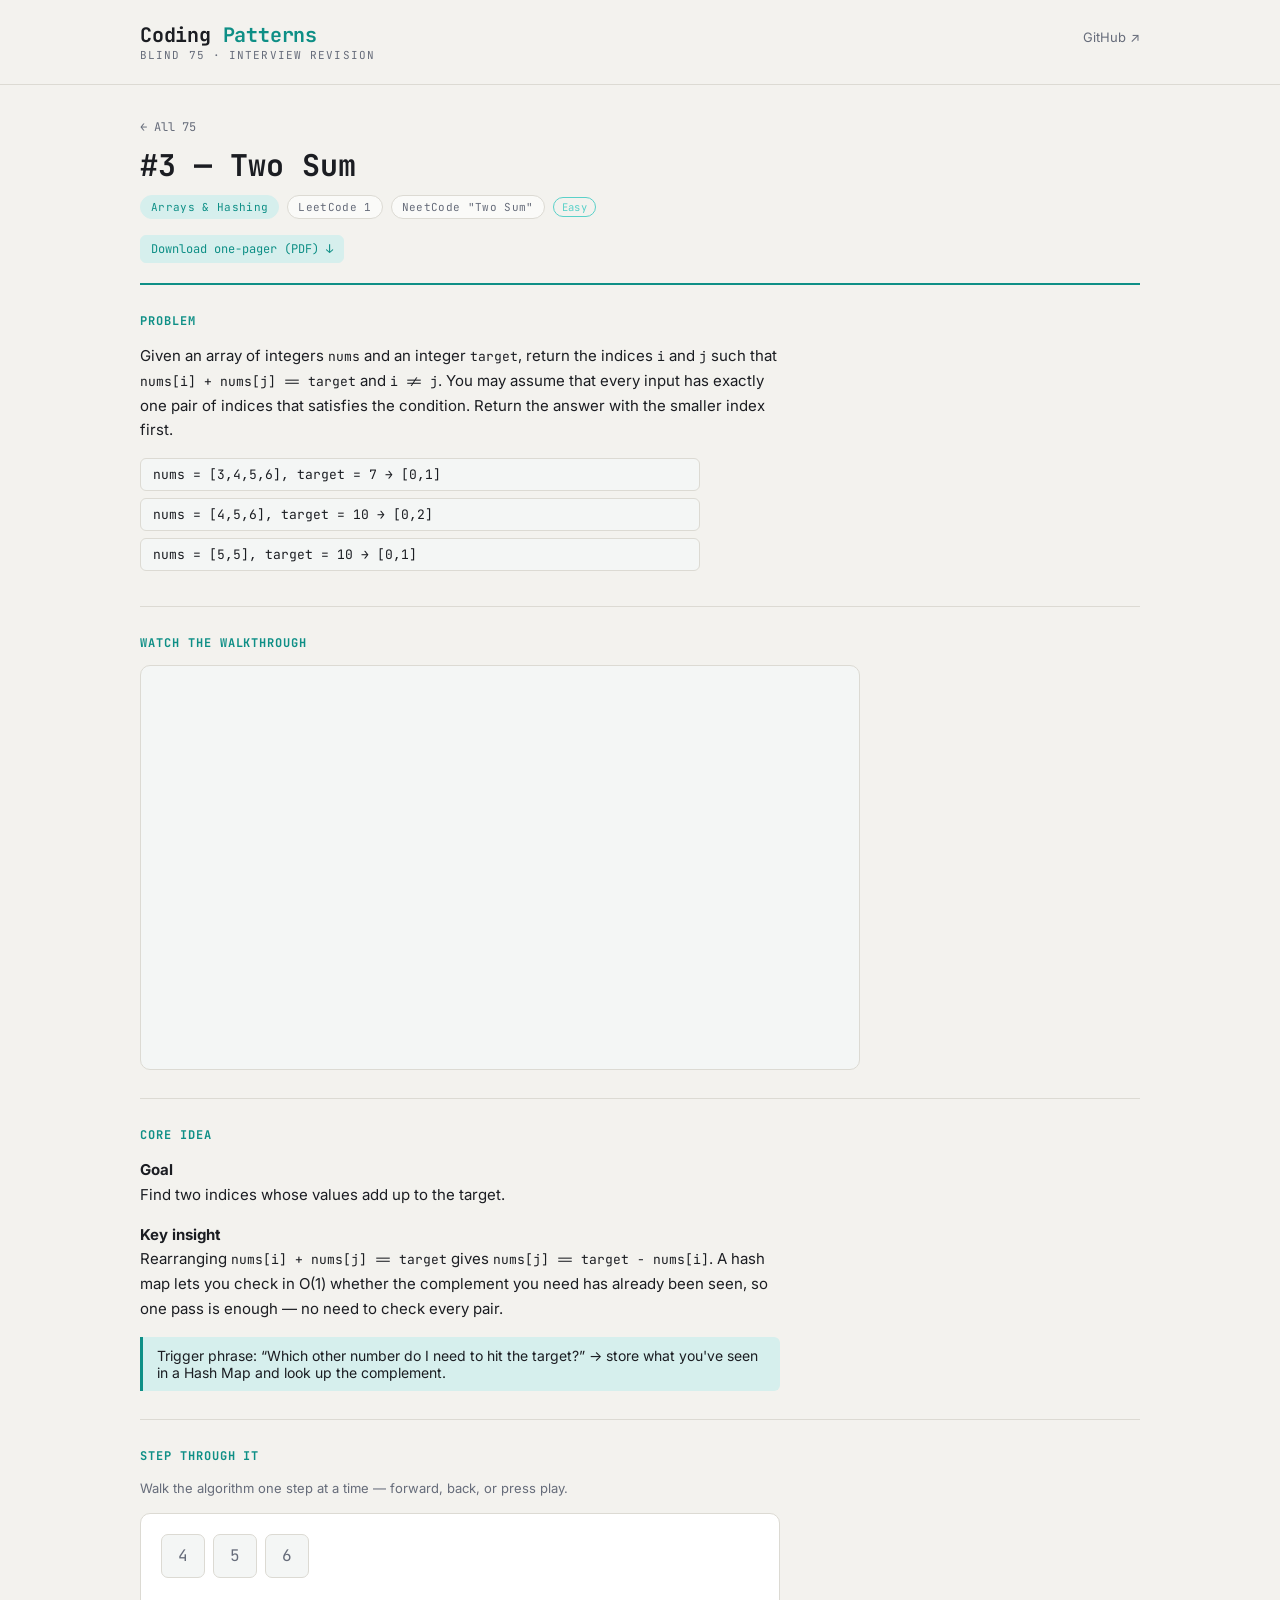
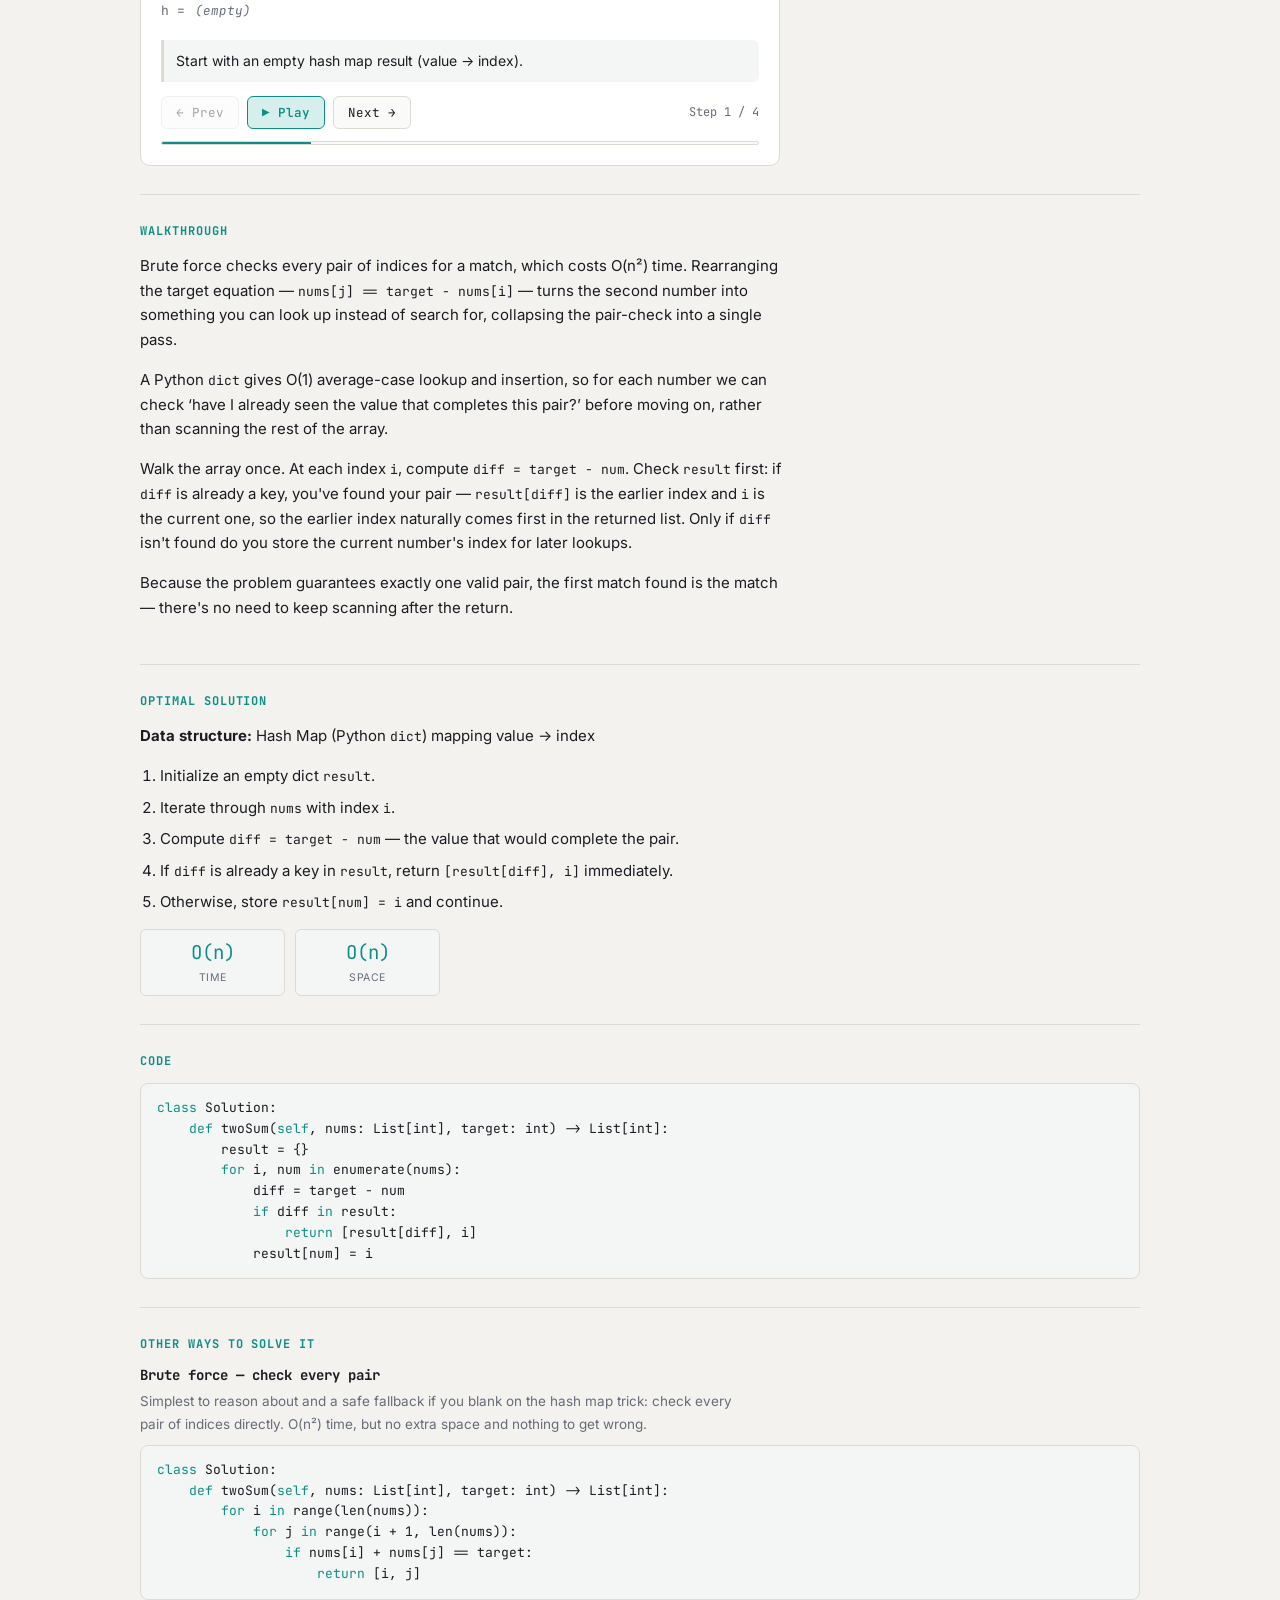
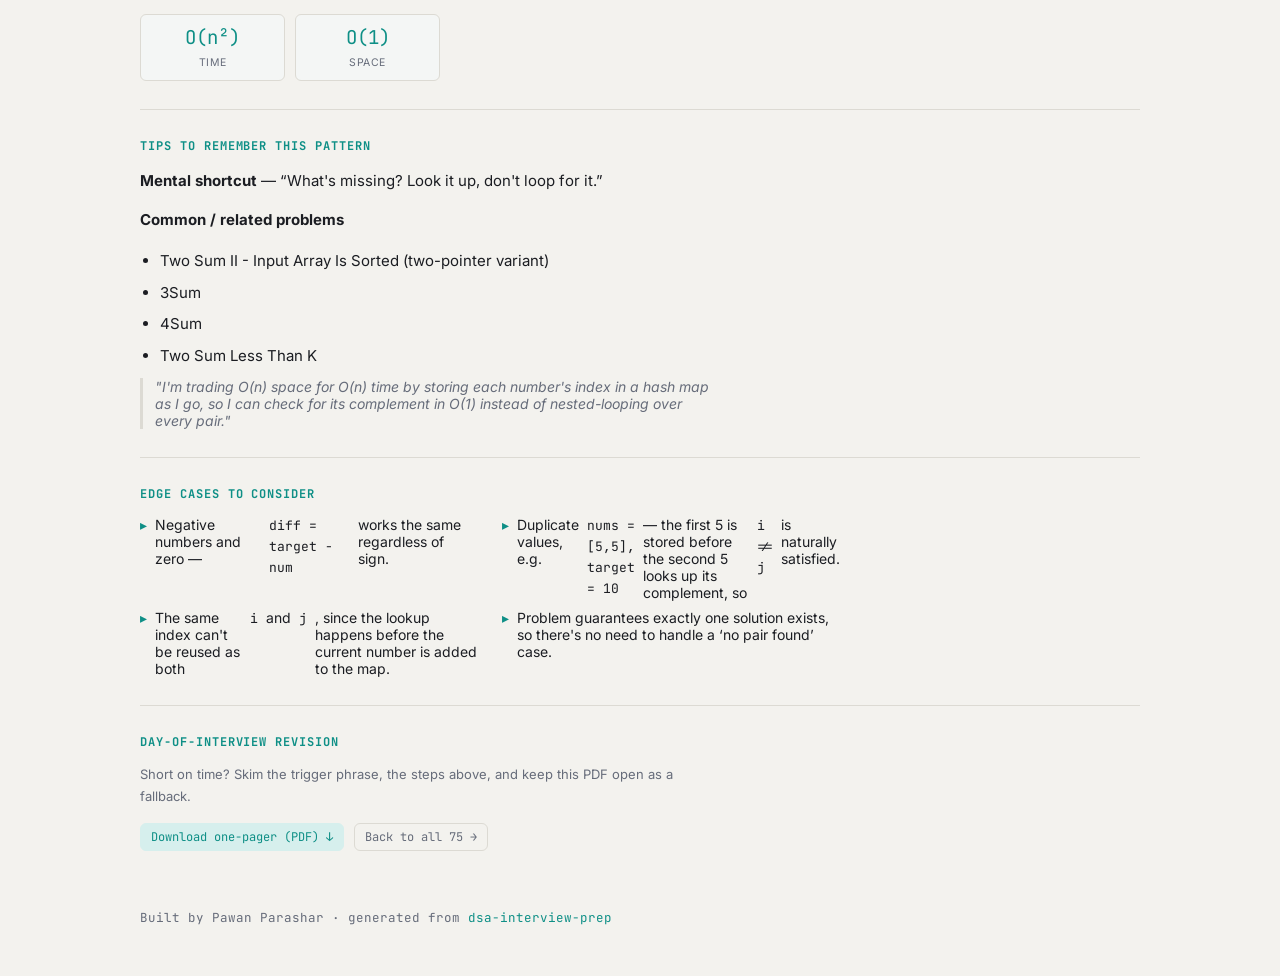
<file: problems/two-sum/index.html>
<!doctype html>
<html lang="en">
<head>
<meta charset="utf-8">
<meta name="viewport" content="width=device-width, initial-scale=1">
<title>Two Sum — Coding Patterns</title>
<meta name="description" content="Two Sum (Arrays & Hashing) — pattern, walkthrough, video, and printable one-pager.">
<link rel="preconnect" href="https://fonts.googleapis.com">
<link rel="preconnect" href="https://fonts.gstatic.com" crossorigin>
<link href="https://fonts.googleapis.com/css2?family=JetBrains+Mono:wght@400;600;700&family=Inter:wght@400;500;600&display=swap" rel="stylesheet">
<link rel="stylesheet" href="../../assets/css/site.css">
</head>
<body>
  <header class="topbar">
    <div class="container row">
      <div>
        <a class="brand" href="../../index.html">Coding <span class="dot">Patterns</span></a>
        <div class="tagline">BLIND 75 · INTERVIEW REVISION</div>
      </div>
      <nav>
        <a href="https://github.com/pawanparashar/dsa-interview-prep">GitHub ↗</a>
      </nav>
    </div>
  </header>

  <div class="container">
    <div class="p-head">
      <a class="crumbs" href="../../index.html">← All 75</a>
      <h1>#3 — Two Sum</h1>
      <div class="pills">
        <span class="pill accent">Arrays & Hashing</span>
        <span class="pill">LeetCode 1</span>
        <span class="pill">NeetCode "Two Sum"</span>
        <span class="badge Easy">Easy</span>
      </div>
      <div class="p-actions">
        <a class="linkbtn" href="two-sum-onepager.pdf">Download one-pager (PDF) ↓</a>
      </div>
    </div>

    <div class="section">
      <h2>Problem</h2>
      <p>Given an array of integers <code>nums</code> and an integer <code>target</code>, return the indices <code>i</code> and <code>j</code> such that <code>nums[i] + nums[j] == target</code> and <code>i != j</code>. You may assume that every input has exactly one pair of indices that satisfies the condition. Return the answer with the smaller index first.</p>
      <div class="examples">
        
        <div>nums = [3,4,5,6], target = 7 → [0,1]</div>
        
        <div>nums = [4,5,6], target = 10 → [0,2]</div>
        
        <div>nums = [5,5], target = 10 → [0,1]</div>
        
      </div>
    </div>

    <div class="section">
      <h2>Watch the walkthrough</h2>
      <div class="video-frame">
        <iframe src="https://www.youtube.com/embed/aRE7Nxb3Qfs" title="Two Sum solution walkthrough" allow="accelerometer; autoplay; clipboard-write; encrypted-media; gyroscope; picture-in-picture" allowfullscreen loading="lazy"></iframe>
      </div>
    </div>

    <div class="section">
      <h2>Core idea</h2>
      <p><strong>Goal</strong><br>Find two indices whose values add up to the target.</p>
      <p><strong>Key insight</strong><br>Rearranging <code>nums[i] + nums[j] == target</code> gives <code>nums[j] == target - nums[i]</code>. A hash map lets you check in O(1) whether the complement you need has already been seen, so one pass is enough — no need to check every pair.</p>
      <div class="callout">Trigger phrase: “Which other number do I need to hit the target?” → store what you've seen in a Hash Map and look up the complement.</div>
    </div>

    
    <div class="section">
      <h2>Step through it</h2>
      <p class="muted">Walk the algorithm one step at a time — forward, back, or press play.</p>
      <div class="viz" id="viz" data-trace="{&quot;array&quot;: [4, 5, 6], &quot;frames&quot;: [{&quot;idx&quot;: null, &quot;set&quot;: [], &quot;status&quot;: &quot;start&quot;, &quot;note&quot;: &quot;Start with an empty hash map result (value \u2192 index).&quot;}, {&quot;idx&quot;: 0, &quot;set&quot;: [&quot;4\u21920&quot;], &quot;status&quot;: &quot;add&quot;, &quot;note&quot;: &quot;num = 4 \u2192 need diff = 10 - 4 = 6. 6 isn&#x27;t in result yet, so store 4\u21920.&quot;}, {&quot;idx&quot;: 1, &quot;set&quot;: [&quot;4\u21920&quot;, &quot;5\u21921&quot;], &quot;status&quot;: &quot;add&quot;, &quot;note&quot;: &quot;num = 5 \u2192 need diff = 10 - 5 = 5. 5 isn&#x27;t in result yet, so store 5\u21921.&quot;}, {&quot;idx&quot;: 2, &quot;set&quot;: [&quot;4\u21920&quot;, &quot;5\u21921&quot;], &quot;status&quot;: &quot;found&quot;, &quot;note&quot;: &quot;num = 6 \u2192 need diff = 10 - 6 = 4. 4 is in result at index 0 \u2014 return [0, 2].&quot;}]}">
        <div class="viz-body" id="vizBody"></div>
        <div class="viz-note" id="vizNote"></div>
        <div class="viz-controls">
          <button class="viz-btn" id="vizPrev" aria-label="Previous step">&larr; Prev</button>
          <button class="viz-btn accent" id="vizPlay" aria-label="Play">&#9654; Play</button>
          <button class="viz-btn" id="vizNext" aria-label="Next step">Next &rarr;</button>
          <span class="viz-step-count" id="vizCount"></span>
        </div>
        <div class="viz-progress"><div class="viz-progress-fill" id="vizProgressFill"></div></div>
      </div>
    </div>
    

    <div class="section">
      <h2>Walkthrough</h2>
      
      <p>Brute force checks every pair of indices for a match, which costs O(n²) time. Rearranging the target equation — <code>nums[j] == target - nums[i]</code> — turns the second number into something you can look up instead of search for, collapsing the pair-check into a single pass.</p>
      
      <p>A Python <code>dict</code> gives O(1) average-case lookup and insertion, so for each number we can check ‘have I already seen the value that completes this pair?’ before moving on, rather than scanning the rest of the array.</p>
      
      <p>Walk the array once. At each index <code>i</code>, compute <code>diff = target - num</code>. Check <code>result</code> first: if <code>diff</code> is already a key, you've found your pair — <code>result[diff]</code> is the earlier index and <code>i</code> is the current one, so the earlier index naturally comes first in the returned list. Only if <code>diff</code> isn't found do you store the current number's index for later lookups.</p>
      
      <p>Because the problem guarantees exactly one valid pair, the first match found is the match — there's no need to keep scanning after the return.</p>
      
    </div>

    <div class="section">
      <h2>Optimal solution</h2>
      <p><strong>Data structure:</strong> Hash Map (Python <code>dict</code>) mapping value → index</p>
      <ol class="steps">
        
        <li>Initialize an empty dict <code>result</code>.</li>
        
        <li>Iterate through <code>nums</code> with index <code>i</code>.</li>
        
        <li>Compute <code>diff = target - num</code> — the value that would complete the pair.</li>
        
        <li>If <code>diff</code> is already a key in <code>result</code>, return <code>[result[diff], i]</code> immediately.</li>
        
        <li>Otherwise, store <code>result[num] = i</code> and continue.</li>
        
      </ol>
      <div class="complexity">
        <div class="box"><span class="v">O(n)</span><span class="k">Time</span></div>
        <div class="box"><span class="v">O(n)</span><span class="k">Space</span></div>
      </div>
    </div>

    <div class="section">
      <h2>Code</h2>
      <pre><code><span class="kw">class</span> Solution:
    <span class="kw">def</span> twoSum(<span class="kw">self</span>, nums: List[int], target: int) -&gt; List[int]:
        result = {}
        <span class="kw">for</span> i, num <span class="kw">in</span> enumerate(nums):
            diff = target - num
            <span class="kw">if</span> diff <span class="kw">in</span> result:
                <span class="kw">return</span> [result[diff], i]
            result[num] = i</code></pre>
    </div>

    
    <div class="section">
      <h2>Other ways to solve it</h2>
      
      <div class="alt-solution">
        <h3>Brute force — check every pair</h3>
        <p class="muted">Simplest to reason about and a safe fallback if you blank on the hash map trick: check every pair of indices directly. O(n²) time, but no extra space and nothing to get wrong.</p>
        <pre><code><span class="kw">class</span> Solution:
    <span class="kw">def</span> twoSum(<span class="kw">self</span>, nums: List[int], target: int) -&gt; List[int]:
        <span class="kw">for</span> i <span class="kw">in</span> range(len(nums)):
            <span class="kw">for</span> j <span class="kw">in</span> range(i + 1, len(nums)):
                <span class="kw">if</span> nums[i] + nums[j] == target:
                    <span class="kw">return</span> [i, j]</code></pre>
        <div class="complexity">
          <div class="box"><span class="v">O(n²)</span><span class="k">Time</span></div>
          <div class="box"><span class="v">O(1)</span><span class="k">Space</span></div>
        </div>
      </div>
      
    </div>
    

    <div class="section">
      <h2>Tips to remember this pattern</h2>
      <p><strong>Mental shortcut</strong> — “What's missing? Look it up, don't loop for it.”</p>
      <p><strong>Common / related problems</strong></p>
      <ul class="plain">
        
        <li>Two Sum II - Input Array Is Sorted (two-pointer variant)</li>
        
        <li>3Sum</li>
        
        <li>4Sum</li>
        
        <li>Two Sum Less Than K</li>
        
      </ul>
      <div class="quote">"I'm trading O(n) space for O(n) time by storing each number's index in a hash map as I go, so I can check for its complement in O(1) instead of nested-looping over every pair."</div>
    </div>

    <div class="section">
      <h2>Edge cases to consider</h2>
      <ul class="edge-list">
        
        <li>Negative numbers and zero — <code>diff = target - num</code> works the same regardless of sign.</li>
        
        <li>Duplicate values, e.g. <code>nums = [5,5], target = 10</code> — the first 5 is stored before the second 5 looks up its complement, so <code>i != j</code> is naturally satisfied.</li>
        
        <li>The same index can't be reused as both <code>i</code> and <code>j</code>, since the lookup happens before the current number is added to the map.</li>
        
        <li>Problem guarantees exactly one solution exists, so there's no need to handle a ‘no pair found’ case.</li>
        
      </ul>
    </div>

    <div class="section">
      <h2>Day-of-interview revision</h2>
      <p class="muted">Short on time? Skim the trigger phrase, the steps above, and keep this PDF open as a fallback.</p>
      <div class="p-actions">
        <a class="linkbtn" href="two-sum-onepager.pdf">Download one-pager (PDF) ↓</a>
        <a class="linkbtn ghost" href="../../index.html">Back to all 75 →</a>
      </div>
    </div>
  </div>

  <footer>
    <div class="container">Built by Pawan Parashar · generated from <a href="https://github.com/pawanparashar/dsa-interview-prep">dsa-interview-prep</a></div>
  </footer>

  
  <script>
  (function () {
    var root = document.getElementById('viz');
    if (!root) return;
    var trace = JSON.parse(root.dataset.trace);
    var mode = trace.mode || 'array-set';
    var frames = trace.frames;
    var cur = 0;
    var playing = false;
    var timer = null;

    var bodyEl = document.getElementById('vizBody');
    var noteEl = document.getElementById('vizNote');
    var countEl = document.getElementById('vizCount');
    var fillEl = document.getElementById('vizProgressFill');
    var prevBtn = document.getElementById('vizPrev');
    var nextBtn = document.getElementById('vizNext');
    var playBtn = document.getElementById('vizPlay');

    function makeCells(container, chars) {
      chars.split('').forEach(function (ch) {
        var cell = document.createElement('div');
        cell.className = 'viz-cell';
        cell.textContent = ch;
        container.appendChild(cell);
      });
    }

    function renderChips(container, counts, highlightKey, mismatch) {
      container.innerHTML = '';
      var keys = Object.keys(counts);
      if (keys.length === 0) {
        var empty = document.createElement('span');
        empty.className = 'viz-set-empty';
        empty.textContent = '(empty)';
        container.appendChild(empty);
        return;
      }
      keys.forEach(function (k) {
        var chip = document.createElement('span');
        chip.className = 'viz-chip';
        if (k === highlightKey) chip.classList.add(mismatch ? 'found' : 'active');
        chip.textContent = k + ':' + counts[k];
        container.appendChild(chip);
      });
    }

    var updateFrame;

    if (mode === 'strings') {
      bodyEl.innerHTML =
        '<div class="viz-str-row"><span class="viz-str-label">s =</span><div class="viz-array" id="vizArrS"></div></div>' +
        '<div class="viz-str-row"><span class="viz-str-label">t =</span><div class="viz-array" id="vizArrT"></div></div>' +
        '<div class="viz-counts-row">' +
          '<div class="viz-counts"><div class="viz-set-label">counterS =</div><div class="viz-set" id="vizChipsS"></div></div>' +
          '<div class="viz-counts"><div class="viz-set-label">counterT =</div><div class="viz-set" id="vizChipsT"></div></div>' +
        '</div>';
      makeCells(document.getElementById('vizArrS'), trace.s);
      makeCells(document.getElementById('vizArrT'), trace.t);
      var sCells = bodyEl.querySelectorAll('#vizArrS .viz-cell');
      var tCells = bodyEl.querySelectorAll('#vizArrT .viz-cell');
      var chipsS = document.getElementById('vizChipsS');
      var chipsT = document.getElementById('vizChipsT');

      updateFrame = function (f) {
        sCells.forEach(function (cell, i) {
          cell.classList.remove('active', 'done');
          if (f.sIdx !== null && i === f.sIdx) cell.classList.add('active');
          else if (f.phase !== 'build' || (f.sIdx !== null && i < f.sIdx)) cell.classList.add('done');
        });
        tCells.forEach(function (cell, i) {
          cell.classList.remove('active', 'done');
          if (f.tIdx !== null && i === f.tIdx) cell.classList.add('active');
          else if (f.phase !== 'build' || (f.tIdx !== null && i < f.tIdx)) cell.classList.add('done');
        });
        var mismatch = f.status === 'mismatch';
        renderChips(chipsS, f.counterS, f.compareKey, mismatch);
        renderChips(chipsT, f.counterT, f.compareKey, mismatch);
      };
    } else if (mode === 'groups') {
      bodyEl.innerHTML =
        '<div class="viz-array" id="vizArray"></div>' +
        '<div class="viz-set-row"><span class="viz-set-label">groups =</span></div>' +
        '<div class="viz-groups" id="vizGroups"></div>';
      var arrayElG = document.getElementById('vizArray');
      trace.array.forEach(function (val) {
        var cell = document.createElement('div');
        cell.className = 'viz-cell viz-cell-word';
        cell.textContent = val;
        arrayElG.appendChild(cell);
      });
      var cellsG = arrayElG.querySelectorAll('.viz-cell');
      var groupsEl = document.getElementById('vizGroups');

      updateFrame = function (f) {
        cellsG.forEach(function (cell, i) {
          cell.classList.remove('active', 'done');
          if (f.idx !== null && i === f.idx) {
            cell.classList.add('active');
          } else if ((f.idx !== null && i < f.idx) || f.status === 'done') {
            cell.classList.add('done');
          }
        });
        groupsEl.innerHTML = '';
        var keysG = Object.keys(f.groups);
        if (keysG.length === 0) {
          var emptyG = document.createElement('span');
          emptyG.className = 'viz-set-empty';
          emptyG.textContent = '(empty)';
          groupsEl.appendChild(emptyG);
        } else {
          keysG.forEach(function (k) {
            var box = document.createElement('div');
            box.className = 'viz-group-box';
            if (k === f.key) box.classList.add('active');
            var label = document.createElement('div');
            label.className = 'viz-group-key';
            label.textContent = 'key: ' + k;
            box.appendChild(label);
            var wordsWrap = document.createElement('div');
            wordsWrap.className = 'viz-group-words';
            f.groups[k].forEach(function (w) {
              var chip = document.createElement('span');
              chip.className = 'viz-chip';
              chip.textContent = w;
              wordsWrap.appendChild(chip);
            });
            box.appendChild(wordsWrap);
            groupsEl.appendChild(box);
          });
        }
      };
    } else if (mode === 'codec') {
      bodyEl.innerHTML =
        '<div class="viz-set-row"><span class="viz-set-label">strs =</span></div>' +
        '<div class="viz-array" id="vizArray"></div>' +
        '<div class="viz-set-row"><span class="viz-set-label">encoded =</span></div>' +
        '<div class="viz-codec-text" id="vizEncodedText"></div>' +
        '<div class="viz-array" id="vizEncodedCells"></div>' +
        '<div class="viz-set-row"><span class="viz-set-label">decoded out =</span><div class="viz-set" id="vizOutput"></div></div>';
      var arrayElC = document.getElementById('vizArray');
      trace.array.forEach(function (val) {
        var cell = document.createElement('div');
        cell.className = 'viz-cell viz-cell-word';
        cell.textContent = val;
        arrayElC.appendChild(cell);
      });
      var cellsC = arrayElC.querySelectorAll('.viz-cell');
      var encodedTextEl = document.getElementById('vizEncodedText');
      var encodedCellsEl = document.getElementById('vizEncodedCells');
      var outputElC = document.getElementById('vizOutput');
      var encodedCellsBuilt = false;

      updateFrame = function (f) {
        cellsC.forEach(function (cell, i) {
          cell.classList.remove('active', 'done');
          if (f.phase === 'encode' && f.idx !== null && i === f.idx) cell.classList.add('active');
          else if (f.phase !== 'encode' || (f.idx !== null && i < f.idx)) cell.classList.add('done');
        });

        if (f.phase === 'encode' || f.phase === 'start') {
          encodedTextEl.style.display = '';
          encodedCellsEl.style.display = 'none';
          encodedTextEl.innerHTML = '';
          if (!f.encodedText) {
            var e = document.createElement('span');
            e.className = 'viz-set-empty';
            e.textContent = '(empty)';
            encodedTextEl.appendChild(e);
          } else {
            encodedTextEl.textContent = f.encodedText;
          }
          outputElC.innerHTML = '';
          var eo = document.createElement('span');
          eo.className = 'viz-set-empty';
          eo.textContent = '(empty)';
          outputElC.appendChild(eo);
        } else {
          encodedTextEl.style.display = 'none';
          encodedCellsEl.style.display = '';
          if (!encodedCellsBuilt) {
            makeCells(encodedCellsEl, trace.encoded);
            encodedCellsBuilt = true;
          }
          var eCells = encodedCellsEl.querySelectorAll('.viz-cell');
          eCells.forEach(function (cell, idx) {
            cell.classList.remove('active', 'found', 'done');
            if (f.range) {
              if (idx >= f.range.lenStart && idx <= f.range.hashPos) cell.classList.add('active');
              else if (idx >= f.range.contentStart && idx < f.range.contentEnd) cell.classList.add('found');
              else if (idx < f.range.lenStart) cell.classList.add('done');
            } else if (f.phase === 'done') {
              cell.classList.add('done');
            }
          });
          outputElC.innerHTML = '';
          if (f.output.length === 0) {
            var eo2 = document.createElement('span');
            eo2.className = 'viz-set-empty';
            eo2.textContent = '(empty)';
            outputElC.appendChild(eo2);
          } else {
            f.output.forEach(function (v) {
              var chip = document.createElement('span');
              chip.className = 'viz-chip found';
              chip.textContent = v;
              outputElC.appendChild(chip);
            });
          }
        }
      };
    } else if (mode === 'topk') {
      bodyEl.innerHTML =
        '<div class="viz-array" id="vizArray"></div>' +
        '<div class="viz-set-row"><span class="viz-set-label">freq =</span><div class="viz-set" id="vizFreq"></div></div>' +
        '<div class="viz-set-row"><span class="viz-set-label">buckets (index = frequency) =</span></div>' +
        '<div class="viz-groups" id="vizBuckets"></div>' +
        '<div class="viz-set-row"><span class="viz-set-label">out =</span><div class="viz-set" id="vizOutput"></div></div>';
      var arrayElT = document.getElementById('vizArray');
      trace.array.forEach(function (val) {
        var cell = document.createElement('div');
        cell.className = 'viz-cell';
        cell.textContent = val;
        arrayElT.appendChild(cell);
      });
      var cellsT = arrayElT.querySelectorAll('.viz-cell');
      var freqEl = document.getElementById('vizFreq');
      var bucketsEl = document.getElementById('vizBuckets');
      var outputEl = document.getElementById('vizOutput');

      updateFrame = function (f) {
        cellsT.forEach(function (cell, i) {
          cell.classList.remove('active', 'done');
          if (f.idx !== null && i === f.idx) {
            cell.classList.add('active');
          } else if ((f.idx !== null && i < f.idx) || f.phase !== 'count') {
            cell.classList.add('done');
          }
        });
        renderChips(freqEl, f.freq, f.activeKey, false);
        bucketsEl.innerHTML = '';
        var bucketKeys = Object.keys(f.buckets).sort(function (a, b) { return Number(b) - Number(a); });
        if (bucketKeys.length === 0) {
          var emptyB = document.createElement('span');
          emptyB.className = 'viz-set-empty';
          emptyB.textContent = '(empty)';
          bucketsEl.appendChild(emptyB);
        } else {
          bucketKeys.forEach(function (bk) {
            var box = document.createElement('div');
            box.className = 'viz-group-box';
            if (f.bucketIdx !== null && Number(bk) === f.bucketIdx) box.classList.add('active');
            var label = document.createElement('div');
            label.className = 'viz-group-key';
            label.textContent = 'idx ' + bk;
            box.appendChild(label);
            var wordsWrap = document.createElement('div');
            wordsWrap.className = 'viz-group-words';
            f.buckets[bk].forEach(function (w) {
              var chip = document.createElement('span');
              chip.className = 'viz-chip';
              chip.textContent = w;
              wordsWrap.appendChild(chip);
            });
            box.appendChild(wordsWrap);
            bucketsEl.appendChild(box);
          });
        }
        outputEl.innerHTML = '';
        if (f.output.length === 0) {
          var emptyO = document.createElement('span');
          emptyO.className = 'viz-set-empty';
          emptyO.textContent = '(empty)';
          outputEl.appendChild(emptyO);
        } else {
          f.output.forEach(function (v) {
            var chip = document.createElement('span');
            chip.className = 'viz-chip found';
            chip.textContent = v;
            outputEl.appendChild(chip);
          });
        }
      };
    } else {
      bodyEl.innerHTML =
        '<div class="viz-array" id="vizArray"></div>' +
        '<div class="viz-set-row"><span class="viz-set-label">h =</span><div class="viz-set" id="vizSet"></div></div>';
      var arrayEl = document.getElementById('vizArray');
      trace.array.forEach(function (val) {
        var cell = document.createElement('div');
        cell.className = 'viz-cell';
        cell.textContent = val;
        arrayEl.appendChild(cell);
      });
      var cells = arrayEl.querySelectorAll('.viz-cell');
      var setEl = document.getElementById('vizSet');

      updateFrame = function (f) {
        cells.forEach(function (cell, i) {
          cell.classList.remove('active', 'found', 'done');
          if (f.idx !== null && i === f.idx) {
            cell.classList.add(f.status === 'found' ? 'found' : 'active');
          } else if (f.idx !== null && i < f.idx) {
            cell.classList.add('done');
          }
        });
        setEl.innerHTML = '';
        if (f.set.length === 0) {
          var empty = document.createElement('span');
          empty.className = 'viz-set-empty';
          empty.textContent = '(empty)';
          setEl.appendChild(empty);
        } else {
          f.set.forEach(function (v) {
            var chip = document.createElement('span');
            chip.className = 'viz-chip';
            chip.textContent = v;
            setEl.appendChild(chip);
          });
        }
      };
    }

    function render() {
      var f = frames[cur];
      updateFrame(f);
      var flag = f.status === 'found' || f.status === 'mismatch';
      noteEl.textContent = f.note;
      noteEl.className = 'viz-note' + (flag ? ' found' : '');
      countEl.textContent = 'Step ' + (cur + 1) + ' / ' + frames.length;
      fillEl.style.width = (((cur + 1) / frames.length) * 100) + '%';
      prevBtn.disabled = cur === 0;
      nextBtn.disabled = cur === frames.length - 1;
      if (cur === frames.length - 1) stopPlaying();
    }

    function goTo(i) {
      cur = Math.max(0, Math.min(frames.length - 1, i));
      render();
    }

    function stopPlaying() {
      playing = false;
      playBtn.innerHTML = '&#9654; Play';
      if (timer) { clearInterval(timer); timer = null; }
    }

    function startPlaying() {
      if (cur === frames.length - 1) cur = 0;
      playing = true;
      playBtn.innerHTML = '&#10074;&#10074; Pause';
      timer = setInterval(function () {
        if (cur >= frames.length - 1) { stopPlaying(); render(); return; }
        goTo(cur + 1);
      }, 1400);
    }

    prevBtn.addEventListener('click', function () { stopPlaying(); goTo(cur - 1); });
    nextBtn.addEventListener('click', function () { stopPlaying(); goTo(cur + 1); });
    playBtn.addEventListener('click', function () {
      if (playing) { stopPlaying(); } else { startPlaying(); }
    });

    render();
  })();
  </script>
  
</body>
</html>
</file>
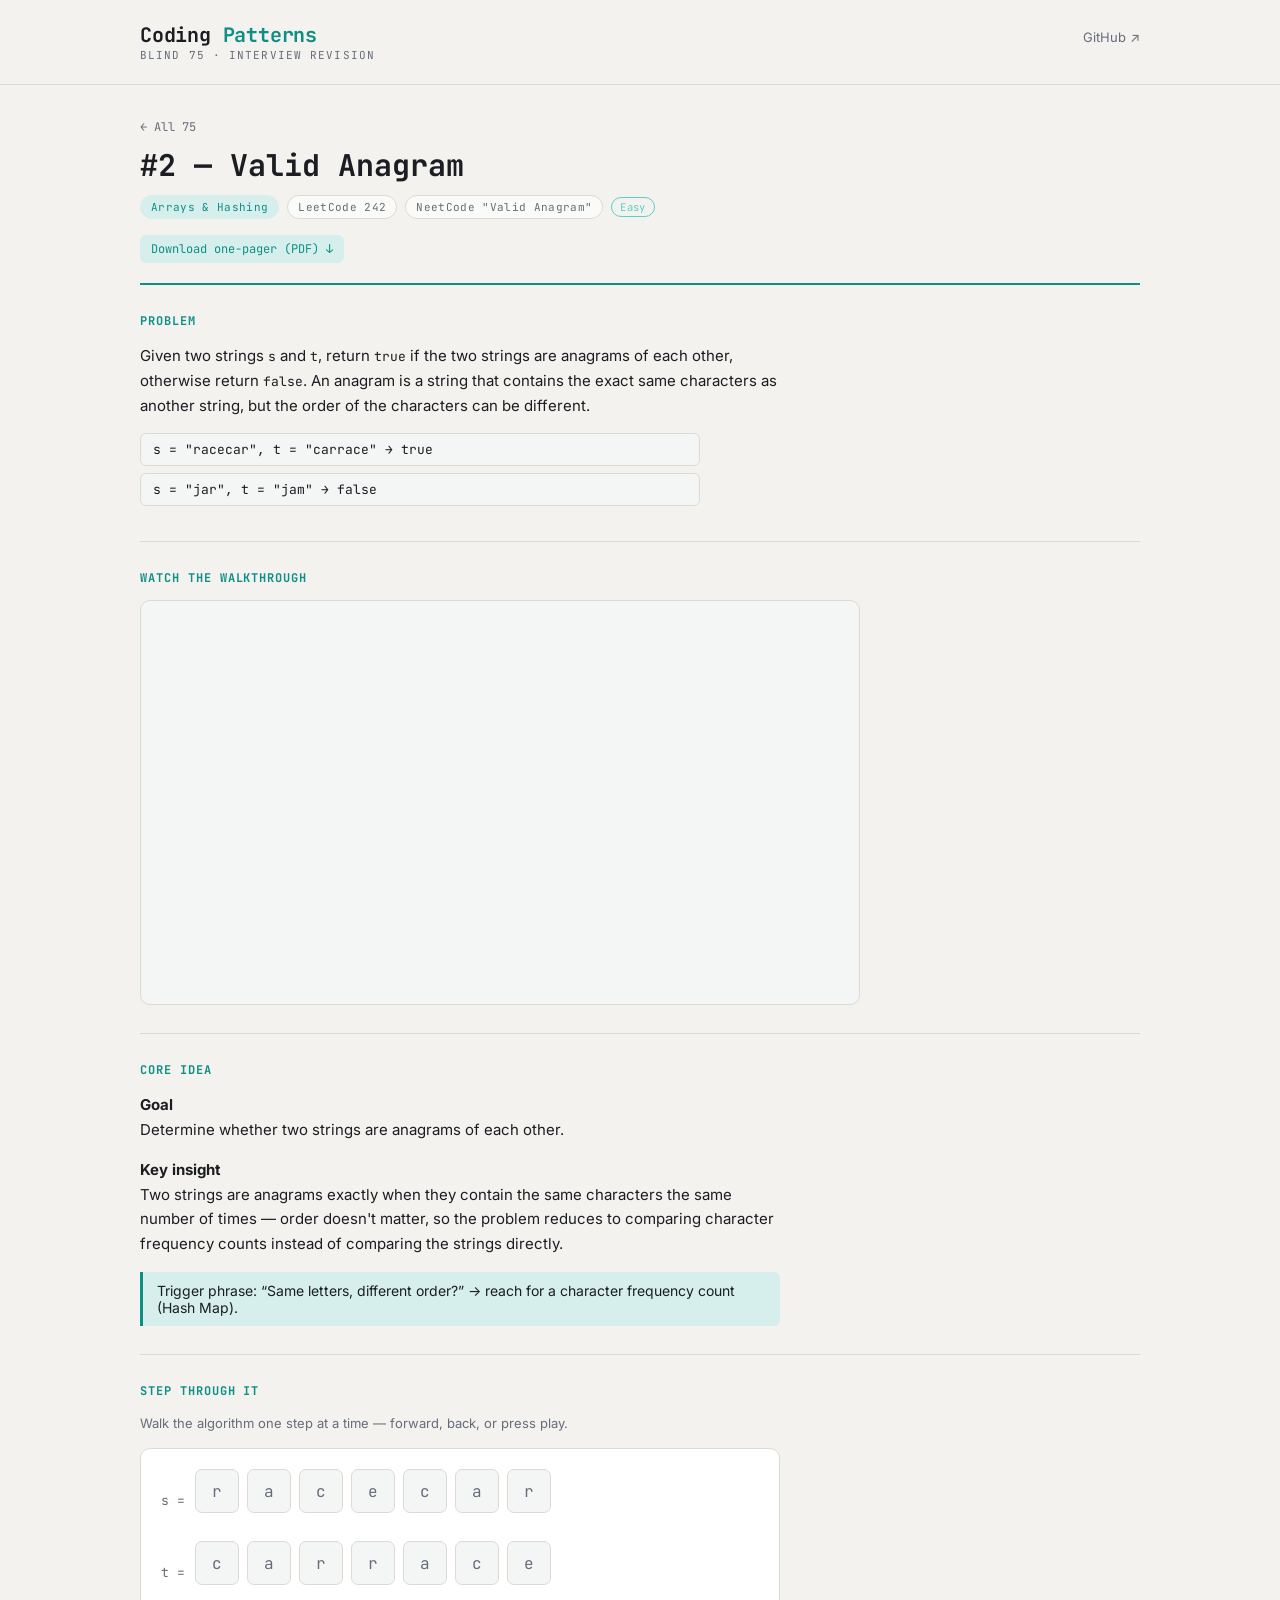
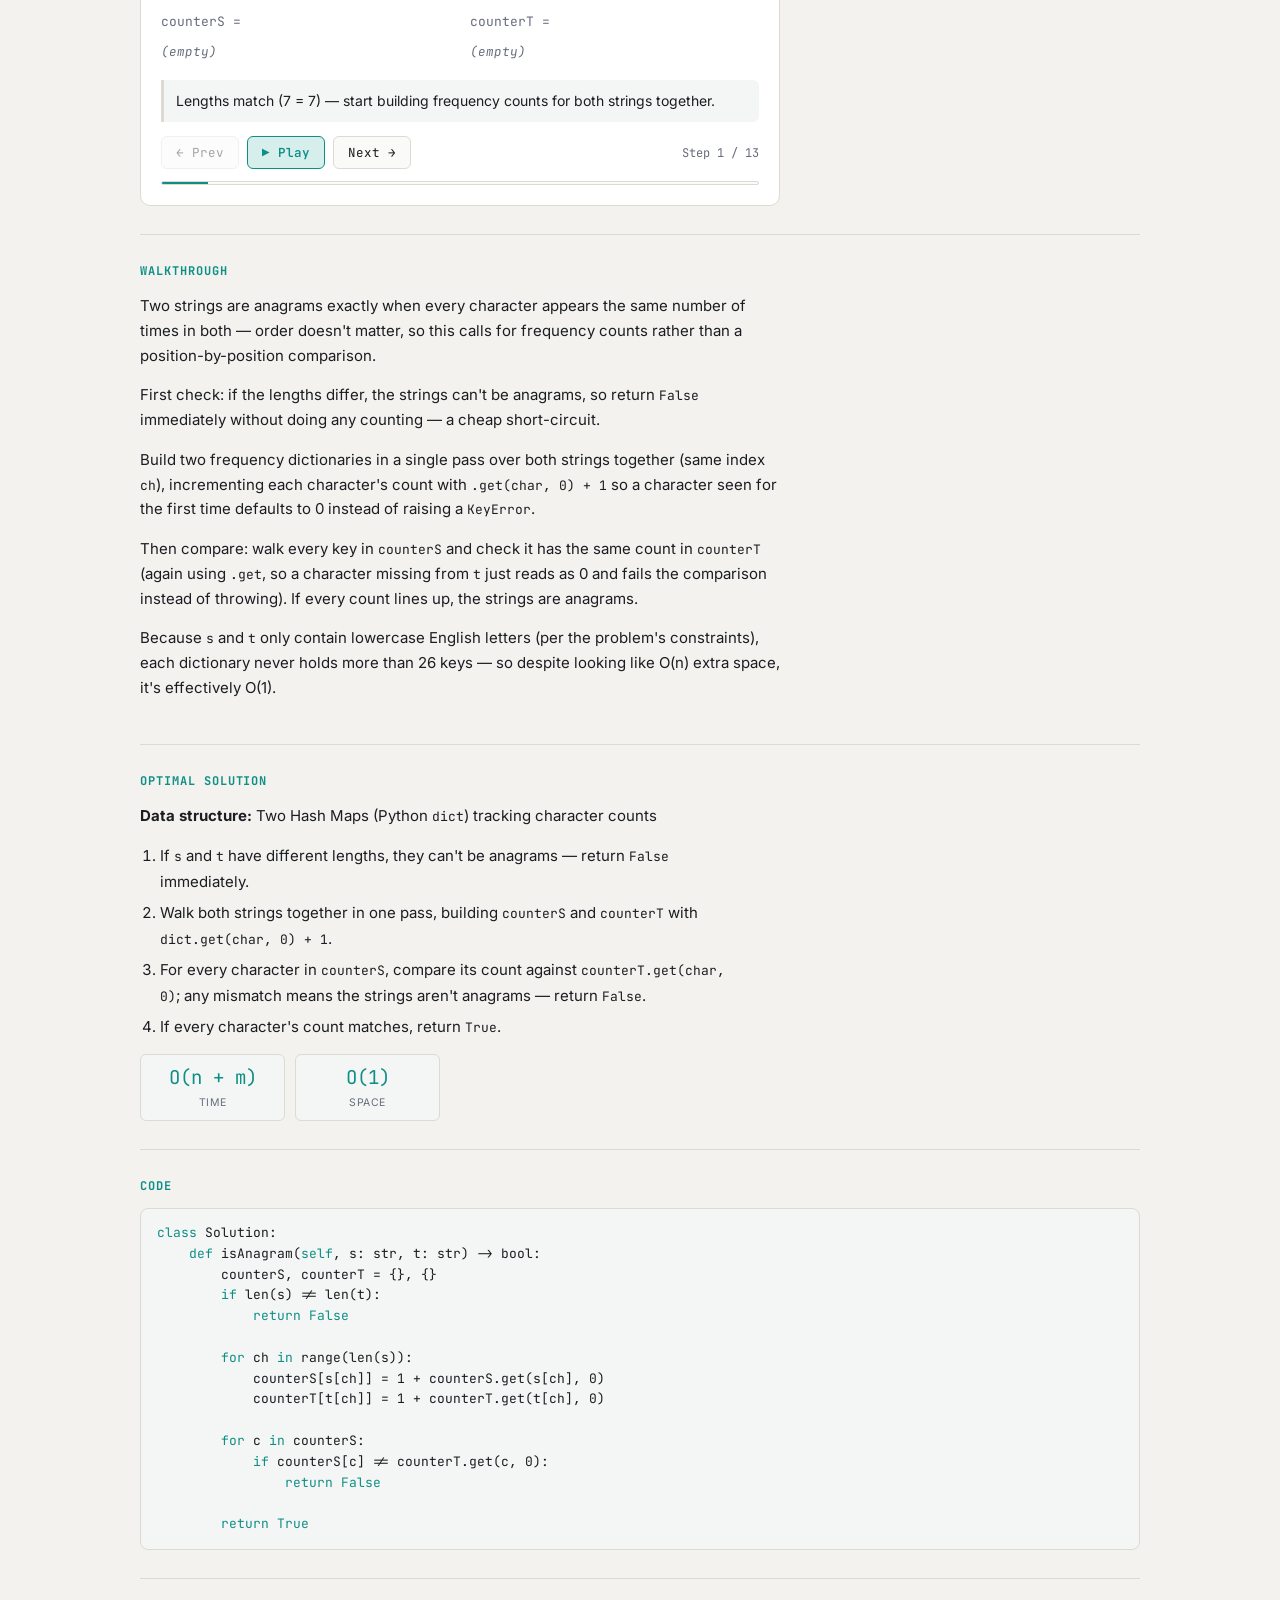
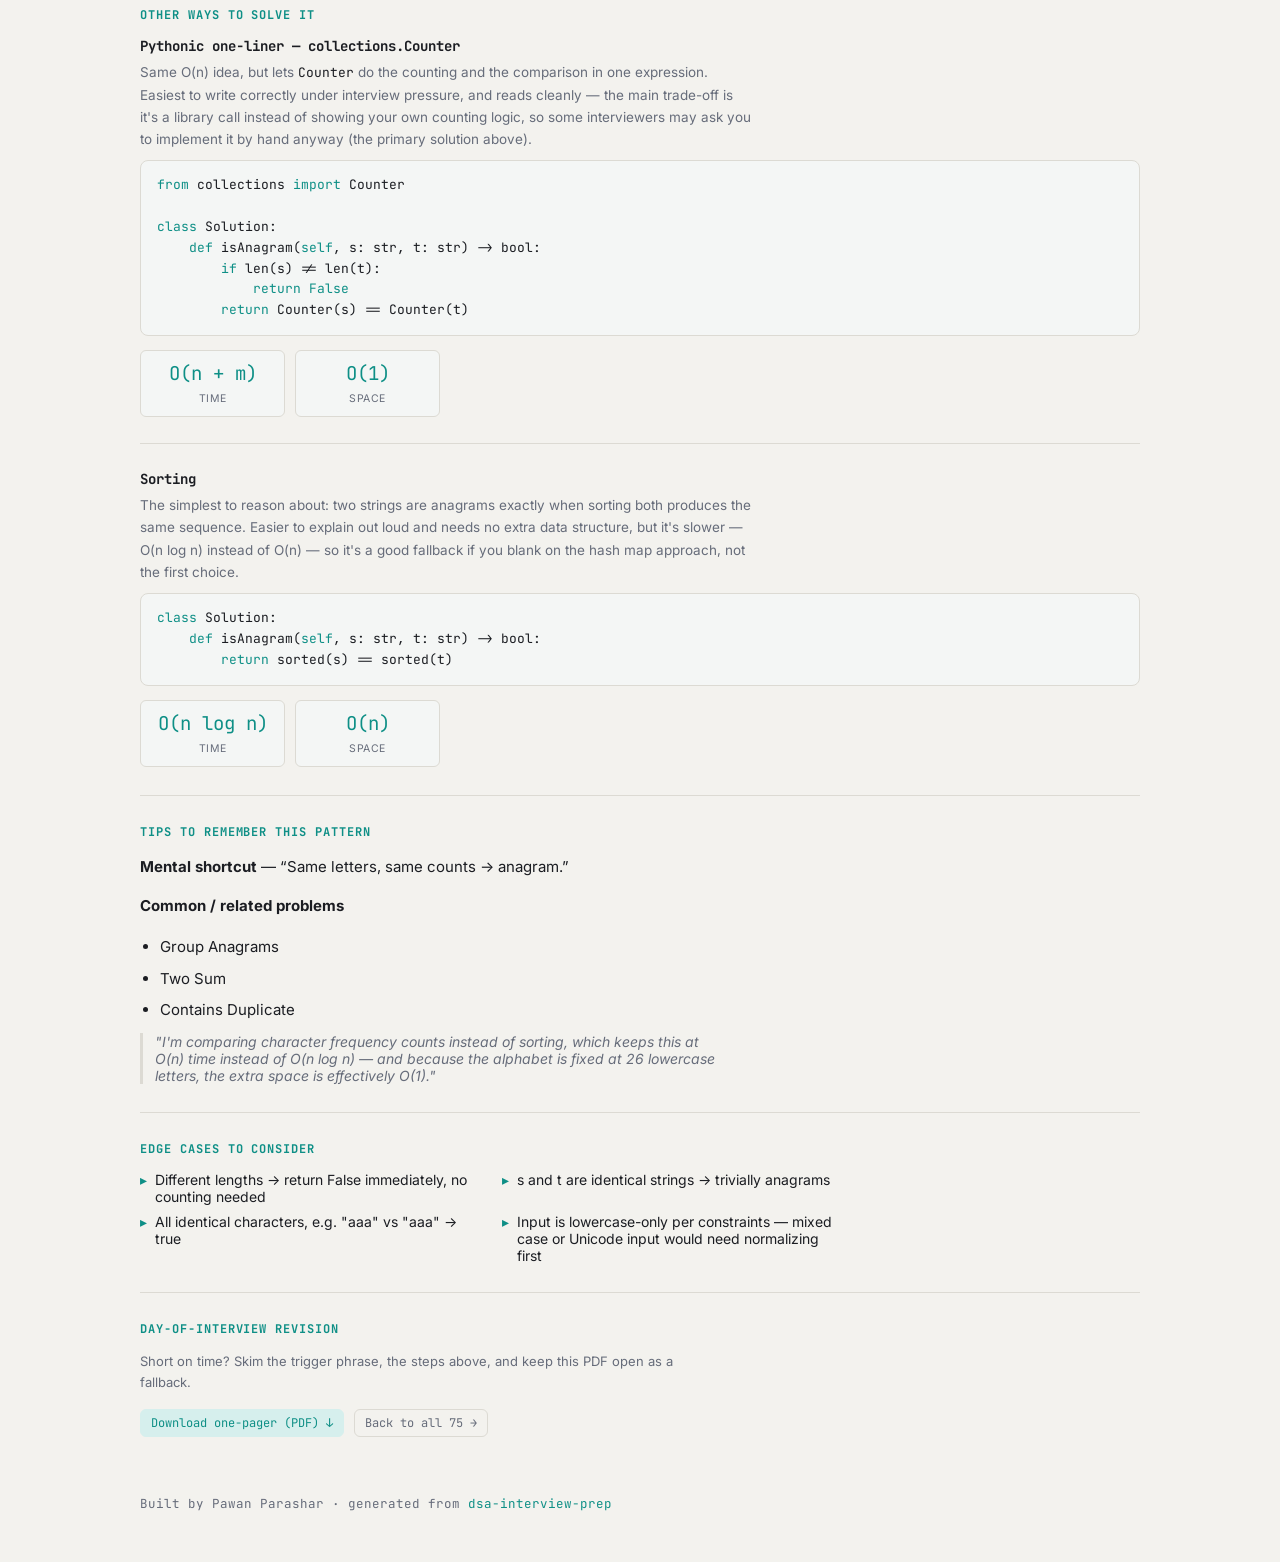
<file: problems/valid-anagram/index.html>
<!doctype html>
<html lang="en">
<head>
<meta charset="utf-8">
<meta name="viewport" content="width=device-width, initial-scale=1">
<title>Valid Anagram — Coding Patterns</title>
<meta name="description" content="Valid Anagram (Arrays & Hashing) — pattern, walkthrough, video, and printable one-pager.">
<link rel="preconnect" href="https://fonts.googleapis.com">
<link rel="preconnect" href="https://fonts.gstatic.com" crossorigin>
<link href="https://fonts.googleapis.com/css2?family=JetBrains+Mono:wght@400;600;700&family=Inter:wght@400;500;600&display=swap" rel="stylesheet">
<link rel="stylesheet" href="../../assets/css/site.css">
</head>
<body>
  <header class="topbar">
    <div class="container row">
      <div>
        <a class="brand" href="../../index.html">Coding <span class="dot">Patterns</span></a>
        <div class="tagline">BLIND 75 · INTERVIEW REVISION</div>
      </div>
      <nav>
        <a href="https://github.com/pawanparashar/dsa-interview-prep">GitHub ↗</a>
      </nav>
    </div>
  </header>

  <div class="container">
    <div class="p-head">
      <a class="crumbs" href="../../index.html">← All 75</a>
      <h1>#2 — Valid Anagram</h1>
      <div class="pills">
        <span class="pill accent">Arrays & Hashing</span>
        <span class="pill">LeetCode 242</span>
        <span class="pill">NeetCode "Valid Anagram"</span>
        <span class="badge Easy">Easy</span>
      </div>
      <div class="p-actions">
        <a class="linkbtn" href="valid-anagram-onepager.pdf">Download one-pager (PDF) ↓</a>
      </div>
    </div>

    <div class="section">
      <h2>Problem</h2>
      <p>Given two strings <code>s</code> and <code>t</code>, return <code>true</code> if the two strings are anagrams of each other, otherwise return <code>false</code>. An anagram is a string that contains the exact same characters as another string, but the order of the characters can be different.</p>
      <div class="examples">
        
        <div>s = "racecar", t = "carrace" → true</div>
        
        <div>s = "jar", t = "jam" → false</div>
        
      </div>
    </div>

    <div class="section">
      <h2>Watch the walkthrough</h2>
      <div class="video-frame">
        <iframe src="https://www.youtube.com/embed/9UtInBqnCgA" title="Valid Anagram solution walkthrough" allow="accelerometer; autoplay; clipboard-write; encrypted-media; gyroscope; picture-in-picture" allowfullscreen loading="lazy"></iframe>
      </div>
    </div>

    <div class="section">
      <h2>Core idea</h2>
      <p><strong>Goal</strong><br>Determine whether two strings are anagrams of each other.</p>
      <p><strong>Key insight</strong><br>Two strings are anagrams exactly when they contain the same characters the same number of times — order doesn't matter, so the problem reduces to comparing character frequency counts instead of comparing the strings directly.</p>
      <div class="callout">Trigger phrase: “Same letters, different order?” → reach for a character frequency count (Hash Map).</div>
    </div>

    
    <div class="section">
      <h2>Step through it</h2>
      <p class="muted">Walk the algorithm one step at a time — forward, back, or press play.</p>
      <div class="viz" id="viz" data-trace="{&quot;mode&quot;: &quot;strings&quot;, &quot;s&quot;: &quot;racecar&quot;, &quot;t&quot;: &quot;carrace&quot;, &quot;frames&quot;: [{&quot;phase&quot;: &quot;build&quot;, &quot;sIdx&quot;: null, &quot;tIdx&quot;: null, &quot;counterS&quot;: {}, &quot;counterT&quot;: {}, &quot;status&quot;: &quot;build&quot;, &quot;note&quot;: &quot;Lengths match (7 = 7) \u2014 start building frequency counts for both strings together.&quot;}, {&quot;phase&quot;: &quot;build&quot;, &quot;sIdx&quot;: 0, &quot;tIdx&quot;: 0, &quot;counterS&quot;: {&quot;r&quot;: 1}, &quot;counterT&quot;: {&quot;c&quot;: 1}, &quot;status&quot;: &quot;build&quot;, &quot;note&quot;: &quot;s[0] = &#x27;r&#x27; \u2192 counterS = {r:1}.  t[0] = &#x27;c&#x27; \u2192 counterT = {c:1}.&quot;}, {&quot;phase&quot;: &quot;build&quot;, &quot;sIdx&quot;: 1, &quot;tIdx&quot;: 1, &quot;counterS&quot;: {&quot;r&quot;: 1, &quot;a&quot;: 1}, &quot;counterT&quot;: {&quot;c&quot;: 1, &quot;a&quot;: 1}, &quot;status&quot;: &quot;build&quot;, &quot;note&quot;: &quot;s[1] = &#x27;a&#x27; \u2192 counterS = {r:1, a:1}.  t[1] = &#x27;a&#x27; \u2192 counterT = {c:1, a:1}.&quot;}, {&quot;phase&quot;: &quot;build&quot;, &quot;sIdx&quot;: 2, &quot;tIdx&quot;: 2, &quot;counterS&quot;: {&quot;r&quot;: 1, &quot;a&quot;: 1, &quot;c&quot;: 1}, &quot;counterT&quot;: {&quot;c&quot;: 1, &quot;a&quot;: 1, &quot;r&quot;: 1}, &quot;status&quot;: &quot;build&quot;, &quot;note&quot;: &quot;s[2] = &#x27;c&#x27; \u2192 counterS = {r:1, a:1, c:1}.  t[2] = &#x27;r&#x27; \u2192 counterT = {c:1, a:1, r:1}.&quot;}, {&quot;phase&quot;: &quot;build&quot;, &quot;sIdx&quot;: 3, &quot;tIdx&quot;: 3, &quot;counterS&quot;: {&quot;r&quot;: 1, &quot;a&quot;: 1, &quot;c&quot;: 1, &quot;e&quot;: 1}, &quot;counterT&quot;: {&quot;c&quot;: 1, &quot;a&quot;: 1, &quot;r&quot;: 2}, &quot;status&quot;: &quot;build&quot;, &quot;note&quot;: &quot;s[3] = &#x27;e&#x27; \u2192 counterS = {r:1, a:1, c:1, e:1}.  t[3] = &#x27;r&#x27; \u2192 counterT = {c:1, a:1, r:2}.&quot;}, {&quot;phase&quot;: &quot;build&quot;, &quot;sIdx&quot;: 4, &quot;tIdx&quot;: 4, &quot;counterS&quot;: {&quot;r&quot;: 1, &quot;a&quot;: 1, &quot;c&quot;: 2, &quot;e&quot;: 1}, &quot;counterT&quot;: {&quot;c&quot;: 1, &quot;a&quot;: 2, &quot;r&quot;: 2}, &quot;status&quot;: &quot;build&quot;, &quot;note&quot;: &quot;s[4] = &#x27;c&#x27; \u2192 counterS = {r:1, a:1, c:2, e:1}.  t[4] = &#x27;a&#x27; \u2192 counterT = {c:1, a:2, r:2}.&quot;}, {&quot;phase&quot;: &quot;build&quot;, &quot;sIdx&quot;: 5, &quot;tIdx&quot;: 5, &quot;counterS&quot;: {&quot;r&quot;: 1, &quot;a&quot;: 2, &quot;c&quot;: 2, &quot;e&quot;: 1}, &quot;counterT&quot;: {&quot;c&quot;: 2, &quot;a&quot;: 2, &quot;r&quot;: 2}, &quot;status&quot;: &quot;build&quot;, &quot;note&quot;: &quot;s[5] = &#x27;a&#x27; \u2192 counterS = {r:1, a:2, c:2, e:1}.  t[5] = &#x27;c&#x27; \u2192 counterT = {c:2, a:2, r:2}.&quot;}, {&quot;phase&quot;: &quot;build&quot;, &quot;sIdx&quot;: 6, &quot;tIdx&quot;: 6, &quot;counterS&quot;: {&quot;r&quot;: 2, &quot;a&quot;: 2, &quot;c&quot;: 2, &quot;e&quot;: 1}, &quot;counterT&quot;: {&quot;c&quot;: 2, &quot;a&quot;: 2, &quot;r&quot;: 2, &quot;e&quot;: 1}, &quot;status&quot;: &quot;build&quot;, &quot;note&quot;: &quot;s[6] = &#x27;r&#x27; \u2192 counterS = {r:2, a:2, c:2, e:1}.  t[6] = &#x27;e&#x27; \u2192 counterT = {c:2, a:2, r:2, e:1}. Both strings fully counted.&quot;}, {&quot;phase&quot;: &quot;compare&quot;, &quot;sIdx&quot;: null, &quot;tIdx&quot;: null, &quot;counterS&quot;: {&quot;r&quot;: 2, &quot;a&quot;: 2, &quot;c&quot;: 2, &quot;e&quot;: 1}, &quot;counterT&quot;: {&quot;c&quot;: 2, &quot;a&quot;: 2, &quot;r&quot;: 2, &quot;e&quot;: 1}, &quot;compareKey&quot;: &quot;r&quot;, &quot;status&quot;: &quot;match&quot;, &quot;note&quot;: &quot;Compare &#x27;r&#x27;: counterS[r] = 2, counterT[r] = 2 \u2014 match.&quot;}, {&quot;phase&quot;: &quot;compare&quot;, &quot;sIdx&quot;: null, &quot;tIdx&quot;: null, &quot;counterS&quot;: {&quot;r&quot;: 2, &quot;a&quot;: 2, &quot;c&quot;: 2, &quot;e&quot;: 1}, &quot;counterT&quot;: {&quot;c&quot;: 2, &quot;a&quot;: 2, &quot;r&quot;: 2, &quot;e&quot;: 1}, &quot;compareKey&quot;: &quot;a&quot;, &quot;status&quot;: &quot;match&quot;, &quot;note&quot;: &quot;Compare &#x27;a&#x27;: counterS[a] = 2, counterT[a] = 2 \u2014 match.&quot;}, {&quot;phase&quot;: &quot;compare&quot;, &quot;sIdx&quot;: null, &quot;tIdx&quot;: null, &quot;counterS&quot;: {&quot;r&quot;: 2, &quot;a&quot;: 2, &quot;c&quot;: 2, &quot;e&quot;: 1}, &quot;counterT&quot;: {&quot;c&quot;: 2, &quot;a&quot;: 2, &quot;r&quot;: 2, &quot;e&quot;: 1}, &quot;compareKey&quot;: &quot;c&quot;, &quot;status&quot;: &quot;match&quot;, &quot;note&quot;: &quot;Compare &#x27;c&#x27;: counterS[c] = 2, counterT[c] = 2 \u2014 match.&quot;}, {&quot;phase&quot;: &quot;compare&quot;, &quot;sIdx&quot;: null, &quot;tIdx&quot;: null, &quot;counterS&quot;: {&quot;r&quot;: 2, &quot;a&quot;: 2, &quot;c&quot;: 2, &quot;e&quot;: 1}, &quot;counterT&quot;: {&quot;c&quot;: 2, &quot;a&quot;: 2, &quot;r&quot;: 2, &quot;e&quot;: 1}, &quot;compareKey&quot;: &quot;e&quot;, &quot;status&quot;: &quot;match&quot;, &quot;note&quot;: &quot;Compare &#x27;e&#x27;: counterS[e] = 1, counterT[e] = 1 \u2014 match.&quot;}, {&quot;phase&quot;: &quot;done&quot;, &quot;sIdx&quot;: null, &quot;tIdx&quot;: null, &quot;counterS&quot;: {&quot;r&quot;: 2, &quot;a&quot;: 2, &quot;c&quot;: 2, &quot;e&quot;: 1}, &quot;counterT&quot;: {&quot;c&quot;: 2, &quot;a&quot;: 2, &quot;r&quot;: 2, &quot;e&quot;: 1}, &quot;compareKey&quot;: null, &quot;status&quot;: &quot;done&quot;, &quot;note&quot;: &quot;Every character count matches \u2014 return True. The strings are anagrams.&quot;}]}">
        <div class="viz-body" id="vizBody"></div>
        <div class="viz-note" id="vizNote"></div>
        <div class="viz-controls">
          <button class="viz-btn" id="vizPrev" aria-label="Previous step">&larr; Prev</button>
          <button class="viz-btn accent" id="vizPlay" aria-label="Play">&#9654; Play</button>
          <button class="viz-btn" id="vizNext" aria-label="Next step">Next &rarr;</button>
          <span class="viz-step-count" id="vizCount"></span>
        </div>
        <div class="viz-progress"><div class="viz-progress-fill" id="vizProgressFill"></div></div>
      </div>
    </div>
    

    <div class="section">
      <h2>Walkthrough</h2>
      
      <p>Two strings are anagrams exactly when every character appears the same number of times in both — order doesn't matter, so this calls for frequency counts rather than a position-by-position comparison.</p>
      
      <p>First check: if the lengths differ, the strings can't be anagrams, so return <code>False</code> immediately without doing any counting — a cheap short-circuit.</p>
      
      <p>Build two frequency dictionaries in a single pass over both strings together (same index <code>ch</code>), incrementing each character's count with <code>.get(char, 0) + 1</code> so a character seen for the first time defaults to 0 instead of raising a <code>KeyError</code>.</p>
      
      <p>Then compare: walk every key in <code>counterS</code> and check it has the same count in <code>counterT</code> (again using <code>.get</code>, so a character missing from <code>t</code> just reads as 0 and fails the comparison instead of throwing). If every count lines up, the strings are anagrams.</p>
      
      <p>Because <code>s</code> and <code>t</code> only contain lowercase English letters (per the problem's constraints), each dictionary never holds more than 26 keys — so despite looking like O(n) extra space, it's effectively O(1).</p>
      
    </div>

    <div class="section">
      <h2>Optimal solution</h2>
      <p><strong>Data structure:</strong> Two Hash Maps (Python <code>dict</code>) tracking character counts</p>
      <ol class="steps">
        
        <li>If <code>s</code> and <code>t</code> have different lengths, they can't be anagrams — return <code>False</code> immediately.</li>
        
        <li>Walk both strings together in one pass, building <code>counterS</code> and <code>counterT</code> with <code>dict.get(char, 0) + 1</code>.</li>
        
        <li>For every character in <code>counterS</code>, compare its count against <code>counterT.get(char, 0)</code>; any mismatch means the strings aren't anagrams — return <code>False</code>.</li>
        
        <li>If every character's count matches, return <code>True</code>.</li>
        
      </ol>
      <div class="complexity">
        <div class="box"><span class="v">O(n + m)</span><span class="k">Time</span></div>
        <div class="box"><span class="v">O(1)</span><span class="k">Space</span></div>
      </div>
    </div>

    <div class="section">
      <h2>Code</h2>
      <pre><code><span class="kw">class</span> Solution:
    <span class="kw">def</span> isAnagram(<span class="kw">self</span>, s: str, t: str) -&gt; bool:
        counterS, counterT = {}, {}
        <span class="kw">if</span> len(s) != len(t):
            <span class="kw">return</span> <span class="kw">False</span>

        <span class="kw">for</span> ch <span class="kw">in</span> range(len(s)):
            counterS[s[ch]] = 1 + counterS.get(s[ch], 0)
            counterT[t[ch]] = 1 + counterT.get(t[ch], 0)

        <span class="kw">for</span> c <span class="kw">in</span> counterS:
            <span class="kw">if</span> counterS[c] != counterT.get(c, 0):
                <span class="kw">return</span> <span class="kw">False</span>

        <span class="kw">return</span> <span class="kw">True</span></code></pre>
    </div>

    
    <div class="section">
      <h2>Other ways to solve it</h2>
      
      <div class="alt-solution">
        <h3>Pythonic one-liner — collections.Counter</h3>
        <p class="muted">Same O(n) idea, but lets <code>Counter</code> do the counting and the comparison in one expression. Easiest to write correctly under interview pressure, and reads cleanly — the main trade-off is it's a library call instead of showing your own counting logic, so some interviewers may ask you to implement it by hand anyway (the primary solution above).</p>
        <pre><code><span class="kw">from</span> collections <span class="kw">import</span> Counter

<span class="kw">class</span> Solution:
    <span class="kw">def</span> isAnagram(<span class="kw">self</span>, s: str, t: str) -&gt; bool:
        <span class="kw">if</span> len(s) != len(t):
            <span class="kw">return</span> <span class="kw">False</span>
        <span class="kw">return</span> Counter(s) == Counter(t)</code></pre>
        <div class="complexity">
          <div class="box"><span class="v">O(n + m)</span><span class="k">Time</span></div>
          <div class="box"><span class="v">O(1)</span><span class="k">Space</span></div>
        </div>
      </div>
      
      <div class="alt-solution">
        <h3>Sorting</h3>
        <p class="muted">The simplest to reason about: two strings are anagrams exactly when sorting both produces the same sequence. Easier to explain out loud and needs no extra data structure, but it's slower — O(n log n) instead of O(n) — so it's a good fallback if you blank on the hash map approach, not the first choice.</p>
        <pre><code><span class="kw">class</span> Solution:
    <span class="kw">def</span> isAnagram(<span class="kw">self</span>, s: str, t: str) -&gt; bool:
        <span class="kw">return</span> sorted(s) == sorted(t)</code></pre>
        <div class="complexity">
          <div class="box"><span class="v">O(n log n)</span><span class="k">Time</span></div>
          <div class="box"><span class="v">O(n)</span><span class="k">Space</span></div>
        </div>
      </div>
      
    </div>
    

    <div class="section">
      <h2>Tips to remember this pattern</h2>
      <p><strong>Mental shortcut</strong> — “Same letters, same counts → anagram.”</p>
      <p><strong>Common / related problems</strong></p>
      <ul class="plain">
        
        <li>Group Anagrams</li>
        
        <li>Two Sum</li>
        
        <li>Contains Duplicate</li>
        
      </ul>
      <div class="quote">"I'm comparing character frequency counts instead of sorting, which keeps this at O(n) time instead of O(n log n) — and because the alphabet is fixed at 26 lowercase letters, the extra space is effectively O(1)."</div>
    </div>

    <div class="section">
      <h2>Edge cases to consider</h2>
      <ul class="edge-list">
        
        <li>Different lengths → return False immediately, no counting needed</li>
        
        <li>s and t are identical strings → trivially anagrams</li>
        
        <li>All identical characters, e.g. "aaa" vs "aaa" → true</li>
        
        <li>Input is lowercase-only per constraints — mixed case or Unicode input would need normalizing first</li>
        
      </ul>
    </div>

    <div class="section">
      <h2>Day-of-interview revision</h2>
      <p class="muted">Short on time? Skim the trigger phrase, the steps above, and keep this PDF open as a fallback.</p>
      <div class="p-actions">
        <a class="linkbtn" href="valid-anagram-onepager.pdf">Download one-pager (PDF) ↓</a>
        <a class="linkbtn ghost" href="../../index.html">Back to all 75 →</a>
      </div>
    </div>
  </div>

  <footer>
    <div class="container">Built by Pawan Parashar · generated from <a href="https://github.com/pawanparashar/dsa-interview-prep">dsa-interview-prep</a></div>
  </footer>

  
  <script>
  (function () {
    var root = document.getElementById('viz');
    if (!root) return;
    var trace = JSON.parse(root.dataset.trace);
    var mode = trace.mode || 'array-set';
    var frames = trace.frames;
    var cur = 0;
    var playing = false;
    var timer = null;

    var bodyEl = document.getElementById('vizBody');
    var noteEl = document.getElementById('vizNote');
    var countEl = document.getElementById('vizCount');
    var fillEl = document.getElementById('vizProgressFill');
    var prevBtn = document.getElementById('vizPrev');
    var nextBtn = document.getElementById('vizNext');
    var playBtn = document.getElementById('vizPlay');

    function makeCells(container, chars) {
      chars.split('').forEach(function (ch) {
        var cell = document.createElement('div');
        cell.className = 'viz-cell';
        cell.textContent = ch;
        container.appendChild(cell);
      });
    }

    function renderChips(container, counts, highlightKey, mismatch) {
      container.innerHTML = '';
      var keys = Object.keys(counts);
      if (keys.length === 0) {
        var empty = document.createElement('span');
        empty.className = 'viz-set-empty';
        empty.textContent = '(empty)';
        container.appendChild(empty);
        return;
      }
      keys.forEach(function (k) {
        var chip = document.createElement('span');
        chip.className = 'viz-chip';
        if (k === highlightKey) chip.classList.add(mismatch ? 'found' : 'active');
        chip.textContent = k + ':' + counts[k];
        container.appendChild(chip);
      });
    }

    var updateFrame;

    if (mode === 'strings') {
      bodyEl.innerHTML =
        '<div class="viz-str-row"><span class="viz-str-label">s =</span><div class="viz-array" id="vizArrS"></div></div>' +
        '<div class="viz-str-row"><span class="viz-str-label">t =</span><div class="viz-array" id="vizArrT"></div></div>' +
        '<div class="viz-counts-row">' +
          '<div class="viz-counts"><div class="viz-set-label">counterS =</div><div class="viz-set" id="vizChipsS"></div></div>' +
          '<div class="viz-counts"><div class="viz-set-label">counterT =</div><div class="viz-set" id="vizChipsT"></div></div>' +
        '</div>';
      makeCells(document.getElementById('vizArrS'), trace.s);
      makeCells(document.getElementById('vizArrT'), trace.t);
      var sCells = bodyEl.querySelectorAll('#vizArrS .viz-cell');
      var tCells = bodyEl.querySelectorAll('#vizArrT .viz-cell');
      var chipsS = document.getElementById('vizChipsS');
      var chipsT = document.getElementById('vizChipsT');

      updateFrame = function (f) {
        sCells.forEach(function (cell, i) {
          cell.classList.remove('active', 'done');
          if (f.sIdx !== null && i === f.sIdx) cell.classList.add('active');
          else if (f.phase !== 'build' || (f.sIdx !== null && i < f.sIdx)) cell.classList.add('done');
        });
        tCells.forEach(function (cell, i) {
          cell.classList.remove('active', 'done');
          if (f.tIdx !== null && i === f.tIdx) cell.classList.add('active');
          else if (f.phase !== 'build' || (f.tIdx !== null && i < f.tIdx)) cell.classList.add('done');
        });
        var mismatch = f.status === 'mismatch';
        renderChips(chipsS, f.counterS, f.compareKey, mismatch);
        renderChips(chipsT, f.counterT, f.compareKey, mismatch);
      };
    } else if (mode === 'groups') {
      bodyEl.innerHTML =
        '<div class="viz-array" id="vizArray"></div>' +
        '<div class="viz-set-row"><span class="viz-set-label">groups =</span></div>' +
        '<div class="viz-groups" id="vizGroups"></div>';
      var arrayElG = document.getElementById('vizArray');
      trace.array.forEach(function (val) {
        var cell = document.createElement('div');
        cell.className = 'viz-cell viz-cell-word';
        cell.textContent = val;
        arrayElG.appendChild(cell);
      });
      var cellsG = arrayElG.querySelectorAll('.viz-cell');
      var groupsEl = document.getElementById('vizGroups');

      updateFrame = function (f) {
        cellsG.forEach(function (cell, i) {
          cell.classList.remove('active', 'done');
          if (f.idx !== null && i === f.idx) {
            cell.classList.add('active');
          } else if ((f.idx !== null && i < f.idx) || f.status === 'done') {
            cell.classList.add('done');
          }
        });
        groupsEl.innerHTML = '';
        var keysG = Object.keys(f.groups);
        if (keysG.length === 0) {
          var emptyG = document.createElement('span');
          emptyG.className = 'viz-set-empty';
          emptyG.textContent = '(empty)';
          groupsEl.appendChild(emptyG);
        } else {
          keysG.forEach(function (k) {
            var box = document.createElement('div');
            box.className = 'viz-group-box';
            if (k === f.key) box.classList.add('active');
            var label = document.createElement('div');
            label.className = 'viz-group-key';
            label.textContent = 'key: ' + k;
            box.appendChild(label);
            var wordsWrap = document.createElement('div');
            wordsWrap.className = 'viz-group-words';
            f.groups[k].forEach(function (w) {
              var chip = document.createElement('span');
              chip.className = 'viz-chip';
              chip.textContent = w;
              wordsWrap.appendChild(chip);
            });
            box.appendChild(wordsWrap);
            groupsEl.appendChild(box);
          });
        }
      };
    } else if (mode === 'codec') {
      bodyEl.innerHTML =
        '<div class="viz-set-row"><span class="viz-set-label">strs =</span></div>' +
        '<div class="viz-array" id="vizArray"></div>' +
        '<div class="viz-set-row"><span class="viz-set-label">encoded =</span></div>' +
        '<div class="viz-codec-text" id="vizEncodedText"></div>' +
        '<div class="viz-array" id="vizEncodedCells"></div>' +
        '<div class="viz-set-row"><span class="viz-set-label">decoded out =</span><div class="viz-set" id="vizOutput"></div></div>';
      var arrayElC = document.getElementById('vizArray');
      trace.array.forEach(function (val) {
        var cell = document.createElement('div');
        cell.className = 'viz-cell viz-cell-word';
        cell.textContent = val;
        arrayElC.appendChild(cell);
      });
      var cellsC = arrayElC.querySelectorAll('.viz-cell');
      var encodedTextEl = document.getElementById('vizEncodedText');
      var encodedCellsEl = document.getElementById('vizEncodedCells');
      var outputElC = document.getElementById('vizOutput');
      var encodedCellsBuilt = false;

      updateFrame = function (f) {
        cellsC.forEach(function (cell, i) {
          cell.classList.remove('active', 'done');
          if (f.phase === 'encode' && f.idx !== null && i === f.idx) cell.classList.add('active');
          else if (f.phase !== 'encode' || (f.idx !== null && i < f.idx)) cell.classList.add('done');
        });

        if (f.phase === 'encode' || f.phase === 'start') {
          encodedTextEl.style.display = '';
          encodedCellsEl.style.display = 'none';
          encodedTextEl.innerHTML = '';
          if (!f.encodedText) {
            var e = document.createElement('span');
            e.className = 'viz-set-empty';
            e.textContent = '(empty)';
            encodedTextEl.appendChild(e);
          } else {
            encodedTextEl.textContent = f.encodedText;
          }
          outputElC.innerHTML = '';
          var eo = document.createElement('span');
          eo.className = 'viz-set-empty';
          eo.textContent = '(empty)';
          outputElC.appendChild(eo);
        } else {
          encodedTextEl.style.display = 'none';
          encodedCellsEl.style.display = '';
          if (!encodedCellsBuilt) {
            makeCells(encodedCellsEl, trace.encoded);
            encodedCellsBuilt = true;
          }
          var eCells = encodedCellsEl.querySelectorAll('.viz-cell');
          eCells.forEach(function (cell, idx) {
            cell.classList.remove('active', 'found', 'done');
            if (f.range) {
              if (idx >= f.range.lenStart && idx <= f.range.hashPos) cell.classList.add('active');
              else if (idx >= f.range.contentStart && idx < f.range.contentEnd) cell.classList.add('found');
              else if (idx < f.range.lenStart) cell.classList.add('done');
            } else if (f.phase === 'done') {
              cell.classList.add('done');
            }
          });
          outputElC.innerHTML = '';
          if (f.output.length === 0) {
            var eo2 = document.createElement('span');
            eo2.className = 'viz-set-empty';
            eo2.textContent = '(empty)';
            outputElC.appendChild(eo2);
          } else {
            f.output.forEach(function (v) {
              var chip = document.createElement('span');
              chip.className = 'viz-chip found';
              chip.textContent = v;
              outputElC.appendChild(chip);
            });
          }
        }
      };
    } else if (mode === 'topk') {
      bodyEl.innerHTML =
        '<div class="viz-array" id="vizArray"></div>' +
        '<div class="viz-set-row"><span class="viz-set-label">freq =</span><div class="viz-set" id="vizFreq"></div></div>' +
        '<div class="viz-set-row"><span class="viz-set-label">buckets (index = frequency) =</span></div>' +
        '<div class="viz-groups" id="vizBuckets"></div>' +
        '<div class="viz-set-row"><span class="viz-set-label">out =</span><div class="viz-set" id="vizOutput"></div></div>';
      var arrayElT = document.getElementById('vizArray');
      trace.array.forEach(function (val) {
        var cell = document.createElement('div');
        cell.className = 'viz-cell';
        cell.textContent = val;
        arrayElT.appendChild(cell);
      });
      var cellsT = arrayElT.querySelectorAll('.viz-cell');
      var freqEl = document.getElementById('vizFreq');
      var bucketsEl = document.getElementById('vizBuckets');
      var outputEl = document.getElementById('vizOutput');

      updateFrame = function (f) {
        cellsT.forEach(function (cell, i) {
          cell.classList.remove('active', 'done');
          if (f.idx !== null && i === f.idx) {
            cell.classList.add('active');
          } else if ((f.idx !== null && i < f.idx) || f.phase !== 'count') {
            cell.classList.add('done');
          }
        });
        renderChips(freqEl, f.freq, f.activeKey, false);
        bucketsEl.innerHTML = '';
        var bucketKeys = Object.keys(f.buckets).sort(function (a, b) { return Number(b) - Number(a); });
        if (bucketKeys.length === 0) {
          var emptyB = document.createElement('span');
          emptyB.className = 'viz-set-empty';
          emptyB.textContent = '(empty)';
          bucketsEl.appendChild(emptyB);
        } else {
          bucketKeys.forEach(function (bk) {
            var box = document.createElement('div');
            box.className = 'viz-group-box';
            if (f.bucketIdx !== null && Number(bk) === f.bucketIdx) box.classList.add('active');
            var label = document.createElement('div');
            label.className = 'viz-group-key';
            label.textContent = 'idx ' + bk;
            box.appendChild(label);
            var wordsWrap = document.createElement('div');
            wordsWrap.className = 'viz-group-words';
            f.buckets[bk].forEach(function (w) {
              var chip = document.createElement('span');
              chip.className = 'viz-chip';
              chip.textContent = w;
              wordsWrap.appendChild(chip);
            });
            box.appendChild(wordsWrap);
            bucketsEl.appendChild(box);
          });
        }
        outputEl.innerHTML = '';
        if (f.output.length === 0) {
          var emptyO = document.createElement('span');
          emptyO.className = 'viz-set-empty';
          emptyO.textContent = '(empty)';
          outputEl.appendChild(emptyO);
        } else {
          f.output.forEach(function (v) {
            var chip = document.createElement('span');
            chip.className = 'viz-chip found';
            chip.textContent = v;
            outputEl.appendChild(chip);
          });
        }
      };
    } else {
      bodyEl.innerHTML =
        '<div class="viz-array" id="vizArray"></div>' +
        '<div class="viz-set-row"><span class="viz-set-label">h =</span><div class="viz-set" id="vizSet"></div></div>';
      var arrayEl = document.getElementById('vizArray');
      trace.array.forEach(function (val) {
        var cell = document.createElement('div');
        cell.className = 'viz-cell';
        cell.textContent = val;
        arrayEl.appendChild(cell);
      });
      var cells = arrayEl.querySelectorAll('.viz-cell');
      var setEl = document.getElementById('vizSet');

      updateFrame = function (f) {
        cells.forEach(function (cell, i) {
          cell.classList.remove('active', 'found', 'done');
          if (f.idx !== null && i === f.idx) {
            cell.classList.add(f.status === 'found' ? 'found' : 'active');
          } else if (f.idx !== null && i < f.idx) {
            cell.classList.add('done');
          }
        });
        setEl.innerHTML = '';
        if (f.set.length === 0) {
          var empty = document.createElement('span');
          empty.className = 'viz-set-empty';
          empty.textContent = '(empty)';
          setEl.appendChild(empty);
        } else {
          f.set.forEach(function (v) {
            var chip = document.createElement('span');
            chip.className = 'viz-chip';
            chip.textContent = v;
            setEl.appendChild(chip);
          });
        }
      };
    }

    function render() {
      var f = frames[cur];
      updateFrame(f);
      var flag = f.status === 'found' || f.status === 'mismatch';
      noteEl.textContent = f.note;
      noteEl.className = 'viz-note' + (flag ? ' found' : '');
      countEl.textContent = 'Step ' + (cur + 1) + ' / ' + frames.length;
      fillEl.style.width = (((cur + 1) / frames.length) * 100) + '%';
      prevBtn.disabled = cur === 0;
      nextBtn.disabled = cur === frames.length - 1;
      if (cur === frames.length - 1) stopPlaying();
    }

    function goTo(i) {
      cur = Math.max(0, Math.min(frames.length - 1, i));
      render();
    }

    function stopPlaying() {
      playing = false;
      playBtn.innerHTML = '&#9654; Play';
      if (timer) { clearInterval(timer); timer = null; }
    }

    function startPlaying() {
      if (cur === frames.length - 1) cur = 0;
      playing = true;
      playBtn.innerHTML = '&#10074;&#10074; Pause';
      timer = setInterval(function () {
        if (cur >= frames.length - 1) { stopPlaying(); render(); return; }
        goTo(cur + 1);
      }, 1400);
    }

    prevBtn.addEventListener('click', function () { stopPlaying(); goTo(cur - 1); });
    nextBtn.addEventListener('click', function () { stopPlaying(); goTo(cur + 1); });
    playBtn.addEventListener('click', function () {
      if (playing) { stopPlaying(); } else { startPlaying(); }
    });

    render();
  })();
  </script>
  
</body>
</html>
</file>
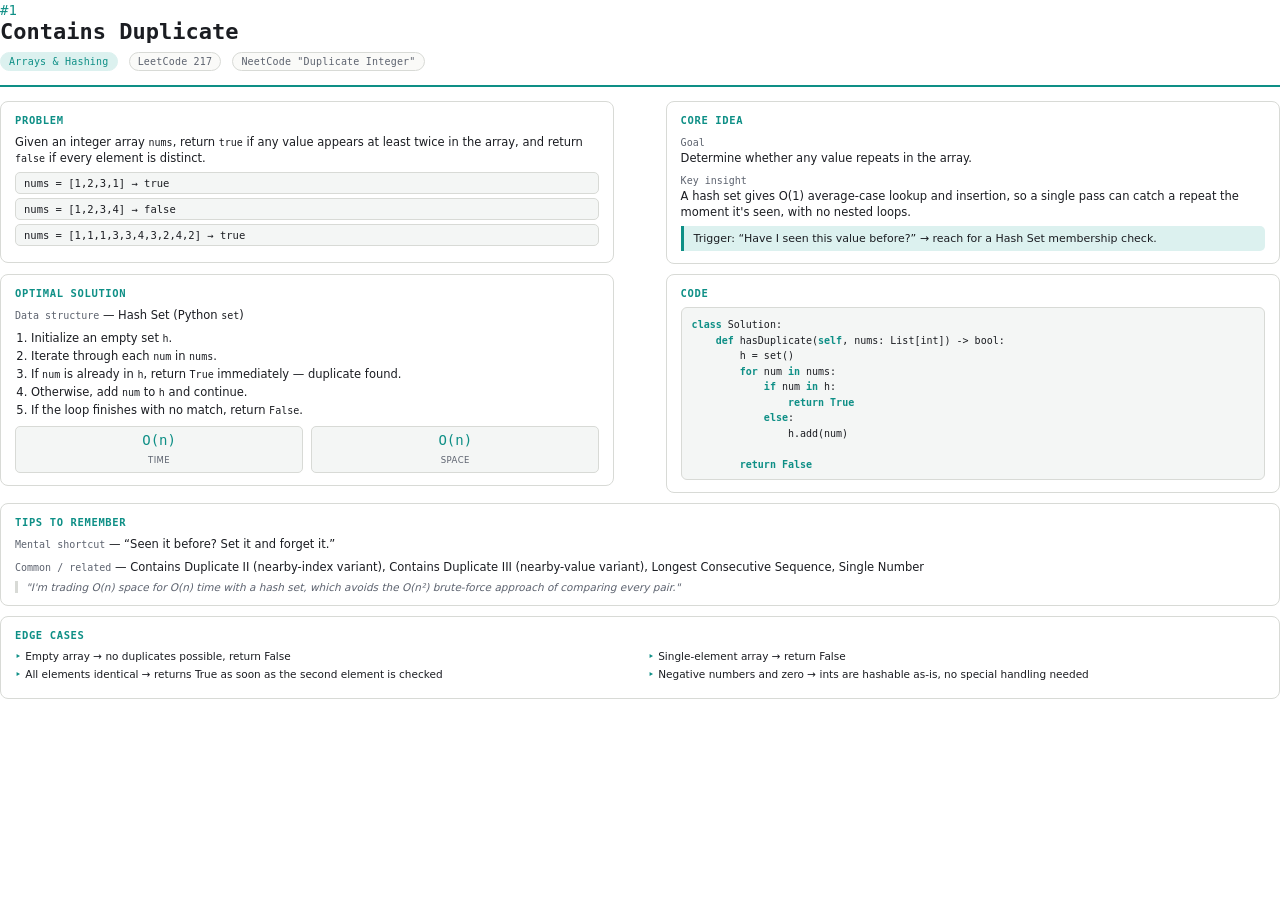
<file: problems/contains-duplicate/contains-duplicate-onepager.html>
<!doctype html>
<html lang="en">
<head>
<meta charset="utf-8">
<title>Contains Duplicate — One-pager</title>
<style>
  @page { size: Letter; margin: 14.0mm; }
  :root {
    --panel: #ffffff;
    --panel-2: #fafaf8;
    --border: #d8dad6;
    --fg: #1b1d22;
    --muted: #5d636f;
    --accent: #0e8f86;
    --accent-dim: #dcf1ef;
    --code-bg: #f4f6f5;
    --font-display: 'JetBrains Mono', monospace;
    --font-body: 'Inter', system-ui, sans-serif;
    --font-mono: 'JetBrains Mono', monospace;
  }
  * { box-sizing: border-box; }
  body {
    margin: 0;
    background: var(--panel);
    color: var(--fg);
    font-family: var(--font-body);
  }
  .wrap { width: 100%; }
  .head {
    display: block;
    border-bottom: 2px solid var(--accent);
    padding-bottom: 10.0px;
    margin-bottom: 14.0px;
  }
  .head .num { font-family: var(--font-display); color: var(--accent); font-size: 14.0px; }
  .head h1 { font-family: var(--font-display); font-size: 22.0px; margin: 0 0 6.0px; }
  .pills { display: block; }
  .pill {
    display: inline-block;
    font-family: var(--font-mono); font-size: 10.0px; letter-spacing: 0.02em;
    padding: 3.0px 8.0px; border-radius: 999px; border: 1px solid var(--border);
    color: var(--muted); background: var(--panel-2); white-space: nowrap;
    margin: 0 6.0px 4.0px 0;
  }
  .pill.accent { color: var(--accent); border-color: var(--accent-dim); background: var(--accent-dim); }
  .row { display: block; margin-bottom: 10.0px; page-break-inside: avoid; }
  .row::after { content: ""; display: table; clear: both; }
  .card {
    background: var(--panel); border: 1px solid var(--border); border-radius: 8.0px;
    padding: 12.0px 14.0px;
    page-break-inside: avoid;
  }
  .row .card { float: left; width: 48%; }
  .row .card + .card { float: right; }
  .card.full { clear: both; width: 100%; margin-bottom: 10.0px; }
  .card h2 {
    font-family: var(--font-mono); font-size: 10.5px; text-transform: uppercase;
    letter-spacing: 0.06em; color: var(--accent); margin: 0 0 8.0px;
  }
  .card p { margin: 0 0 6.0px; font-size: 11.5px; line-height: 1.4; }
  .card p:last-child { margin-bottom: 0; }
  .label { color: var(--muted); font-size: 10.0px; font-family: var(--font-mono); }
  .examples div {
    font-family: var(--font-mono); font-size: 10.5px; background: var(--code-bg);
    border: 1px solid var(--border); border-radius: 5.0px; padding: 4.0px 8.0px; margin-bottom: 4.0px;
  }
  .callout {
    border-left: 3px solid var(--accent); background: var(--accent-dim);
    border-radius: 0 5.0px 5.0px 0; padding: 6.0px 10.0px; font-size: 11.0px; margin-top: 5.0px;
  }
  ol, ul { margin: 0; padding-left: 16.0px; font-size: 11.5px; line-height: 1.4; }
  li { margin-bottom: 2.0px; }
  pre {
    background: var(--code-bg); border: 1px solid var(--border); border-radius: 6.0px;
    padding: 8.0px 10.0px; margin: 0; white-space: pre-wrap; word-break: break-word;
  }
  code { font-family: var(--font-mono); font-size: 10.0px; line-height: 1.35; color: var(--fg); }
  .kw { color: var(--accent); font-weight: 600; }
  .complexity { display: block; margin-top: 8.0px; }
  .complexity::after { content: ""; display: table; clear: both; }
  .complexity .box {
    float: left; width: calc(50% - 4.0px); background: var(--code-bg); border: 1px solid var(--border);
    border-radius: 5.0px; padding: 5.0px 8.0px; text-align: center;
  }
  .complexity .box + .box { float: right; }
  .complexity .box .v { font-family: var(--font-mono); color: var(--accent); font-size: 14.0px; display: block; }
  .complexity .box .k { font-size: 8.5px; color: var(--muted); text-transform: uppercase; letter-spacing: 0.05em; }
  .quote { font-size: 10.5px; font-style: italic; color: var(--muted); border-left: 3px solid var(--border); padding-left: 8.0px; margin-top: 6.0px; }
  .edge-list { display: block; list-style: none; padding: 0; margin: 0; }
  .edge-list::after { content: ""; display: table; clear: both; }
  .edge-list li { font-size: 10.5px; width: calc(50% - 8.0px); float: left; margin-bottom: 4.0px; }
  .edge-list li:nth-child(even) { float: right; }
  .edge-list li::before { content: "\2023"; color: var(--accent); margin-right: 4.0px; }
</style>
</head>
<body>
<div class="wrap">
  <div class="head">
    <span class="num">#1</span>
    <h1>Contains Duplicate</h1>
    <div class="pills">
      <span class="pill accent">Arrays & Hashing</span>
      <span class="pill">LeetCode 217</span>
      <span class="pill">NeetCode "Duplicate Integer"</span>
    </div>
  </div>

  <div class="row">
    <div class="card">
      <h2>Problem</h2>
      <p>Given an integer array <code>nums</code>, return <code>true</code> if any value appears at least twice in the array, and return <code>false</code> if every element is distinct.</p>
      <div class="examples">
        
        <div>nums = [1,2,3,1] → true</div>
        
        <div>nums = [1,2,3,4] → false</div>
        
        <div>nums = [1,1,1,3,3,4,3,2,4,2] → true</div>
        
      </div>
    </div>

    <div class="card">
      <h2>Core idea</h2>
      <p><span class="label">Goal</span><br>Determine whether any value repeats in the array.</p>
      <p><span class="label">Key insight</span><br>A hash set gives O(1) average-case lookup and insertion, so a single pass can catch a repeat the moment it's seen, with no nested loops.</p>
      <div class="callout">Trigger: “Have I seen this value before?” → reach for a Hash Set membership check.</div>
    </div>
  </div>

  <div class="row">
    <div class="card">
      <h2>Optimal solution</h2>
      <p><span class="label">Data structure</span> — Hash Set (Python <code>set</code>)</p>
      <ol>
        
        <li>Initialize an empty set <code>h</code>.</li>
        
        <li>Iterate through each <code>num</code> in <code>nums</code>.</li>
        
        <li>If <code>num</code> is already in <code>h</code>, return <code>True</code> immediately — duplicate found.</li>
        
        <li>Otherwise, add <code>num</code> to <code>h</code> and continue.</li>
        
        <li>If the loop finishes with no match, return <code>False</code>.</li>
        
      </ol>
      <div class="complexity">
        <div class="box"><span class="v">O(n)</span><span class="k">Time</span></div>
        <div class="box"><span class="v">O(n)</span><span class="k">Space</span></div>
      </div>
    </div>

    <div class="card">
      <h2>Code</h2>
      <pre><code><span class="kw">class</span> Solution:
    <span class="kw">def</span> hasDuplicate(<span class="kw">self</span>, nums: List[int]) -&gt; bool:
        h = set()
        <span class="kw">for</span> num <span class="kw">in</span> nums:
            <span class="kw">if</span> num <span class="kw">in</span> h:
                <span class="kw">return</span> <span class="kw">True</span>
            <span class="kw">else</span>:
                h.add(num)

        <span class="kw">return</span> <span class="kw">False</span></code></pre>
    </div>
  </div>

  <div class="card full">
    <h2>Tips to remember</h2>
    <p><span class="label">Mental shortcut</span> — “Seen it before? Set it and forget it.”</p>
    <p><span class="label">Common / related</span> — Contains Duplicate II (nearby-index variant), Contains Duplicate III (nearby-value variant), Longest Consecutive Sequence, Single Number</p>
    <div class="quote">"I'm trading O(n) space for O(n) time with a hash set, which avoids the O(n²) brute-force approach of comparing every pair."</div>
  </div>

  <div class="card full">
    <h2>Edge cases</h2>
    <ul class="edge-list">
      
      <li>Empty array → no duplicates possible, return False</li>
      
      <li>Single-element array → return False</li>
      
      <li>All elements identical → returns True as soon as the second element is checked</li>
      
      <li>Negative numbers and zero → ints are hashable as-is, no special handling needed</li>
      
    </ul>
  </div>
</div>
</body>
</html>
</file>
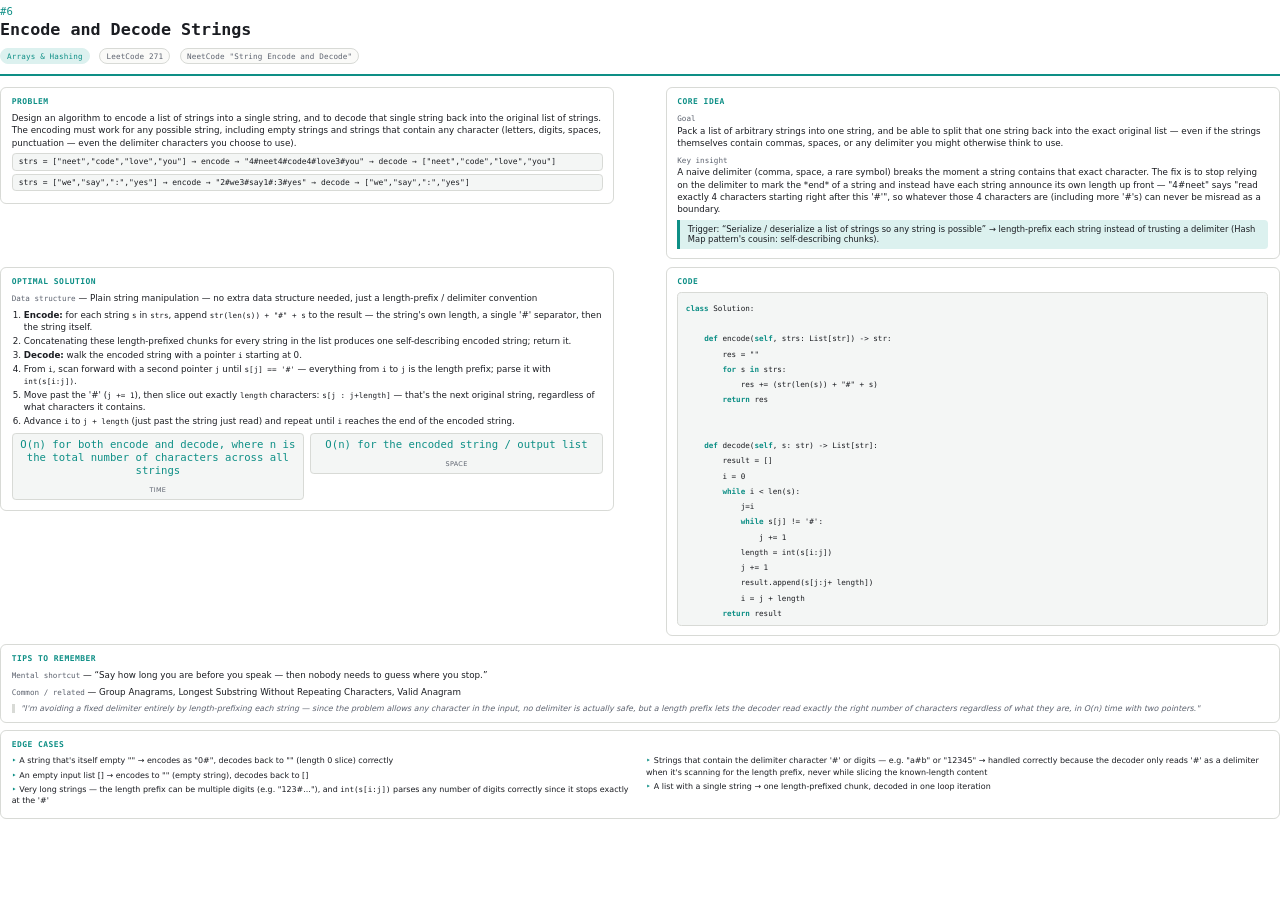
<file: problems/encode-and-decode-strings/encode-and-decode-strings-onepager.html>
<!doctype html>
<html lang="en">
<head>
<meta charset="utf-8">
<title>Encode and Decode Strings — One-pager</title>
<style>
  @page { size: Letter; margin: 10.64mm; }
  :root {
    --panel: #ffffff;
    --panel-2: #fafaf8;
    --border: #d8dad6;
    --fg: #1b1d22;
    --muted: #5d636f;
    --accent: #0e8f86;
    --accent-dim: #dcf1ef;
    --code-bg: #f4f6f5;
    --font-display: 'JetBrains Mono', monospace;
    --font-body: 'Inter', system-ui, sans-serif;
    --font-mono: 'JetBrains Mono', monospace;
  }
  * { box-sizing: border-box; }
  body {
    margin: 0;
    background: var(--panel);
    color: var(--fg);
    font-family: var(--font-body);
  }
  .wrap { width: 100%; }
  .head {
    display: block;
    border-bottom: 2px solid var(--accent);
    padding-bottom: 7.6px;
    margin-bottom: 10.64px;
  }
  .head .num { font-family: var(--font-display); color: var(--accent); font-size: 10.64px; }
  .head h1 { font-family: var(--font-display); font-size: 16.72px; margin: 0 0 4.56px; }
  .pills { display: block; }
  .pill {
    display: inline-block;
    font-family: var(--font-mono); font-size: 7.6px; letter-spacing: 0.02em;
    padding: 2.28px 6.08px; border-radius: 999px; border: 1px solid var(--border);
    color: var(--muted); background: var(--panel-2); white-space: nowrap;
    margin: 0 4.56px 3.04px 0;
  }
  .pill.accent { color: var(--accent); border-color: var(--accent-dim); background: var(--accent-dim); }
  .row { display: block; margin-bottom: 7.6px; page-break-inside: avoid; }
  .row::after { content: ""; display: table; clear: both; }
  .card {
    background: var(--panel); border: 1px solid var(--border); border-radius: 6.08px;
    padding: 9.12px 10.64px;
    page-break-inside: avoid;
  }
  .row .card { float: left; width: 48%; }
  .row .card + .card { float: right; }
  .card.full { clear: both; width: 100%; margin-bottom: 7.6px; }
  .card h2 {
    font-family: var(--font-mono); font-size: 7.98px; text-transform: uppercase;
    letter-spacing: 0.06em; color: var(--accent); margin: 0 0 6.08px;
  }
  .card p { margin: 0 0 4.56px; font-size: 8.74px; line-height: 1.4; }
  .card p:last-child { margin-bottom: 0; }
  .label { color: var(--muted); font-size: 7.6px; font-family: var(--font-mono); }
  .examples div {
    font-family: var(--font-mono); font-size: 7.98px; background: var(--code-bg);
    border: 1px solid var(--border); border-radius: 3.8px; padding: 3.04px 6.08px; margin-bottom: 3.04px;
  }
  .callout {
    border-left: 3px solid var(--accent); background: var(--accent-dim);
    border-radius: 0 3.8px 3.8px 0; padding: 4.56px 7.6px; font-size: 8.36px; margin-top: 3.8px;
  }
  ol, ul { margin: 0; padding-left: 12.16px; font-size: 8.74px; line-height: 1.4; }
  li { margin-bottom: 1.52px; }
  pre {
    background: var(--code-bg); border: 1px solid var(--border); border-radius: 4.56px;
    padding: 6.08px 7.6px; margin: 0; white-space: pre-wrap; word-break: break-word;
  }
  code { font-family: var(--font-mono); font-size: 7.6px; line-height: 1.35; color: var(--fg); }
  .kw { color: var(--accent); font-weight: 600; }
  .complexity { display: block; margin-top: 6.08px; }
  .complexity::after { content: ""; display: table; clear: both; }
  .complexity .box {
    float: left; width: calc(50% - 3.04px); background: var(--code-bg); border: 1px solid var(--border);
    border-radius: 3.8px; padding: 3.8px 6.08px; text-align: center;
  }
  .complexity .box + .box { float: right; }
  .complexity .box .v { font-family: var(--font-mono); color: var(--accent); font-size: 10.64px; display: block; }
  .complexity .box .k { font-size: 6.46px; color: var(--muted); text-transform: uppercase; letter-spacing: 0.05em; }
  .quote { font-size: 7.98px; font-style: italic; color: var(--muted); border-left: 3px solid var(--border); padding-left: 6.08px; margin-top: 4.56px; }
  .edge-list { display: block; list-style: none; padding: 0; margin: 0; }
  .edge-list::after { content: ""; display: table; clear: both; }
  .edge-list li { font-size: 7.98px; width: calc(50% - 6.08px); float: left; margin-bottom: 3.04px; }
  .edge-list li:nth-child(even) { float: right; }
  .edge-list li::before { content: "\2023"; color: var(--accent); margin-right: 3.04px; }
</style>
</head>
<body>
<div class="wrap">
  <div class="head">
    <span class="num">#6</span>
    <h1>Encode and Decode Strings</h1>
    <div class="pills">
      <span class="pill accent">Arrays & Hashing</span>
      <span class="pill">LeetCode 271</span>
      <span class="pill">NeetCode "String Encode and Decode"</span>
    </div>
  </div>

  <div class="row">
    <div class="card">
      <h2>Problem</h2>
      <p>Design an algorithm to encode a list of strings into a single string, and to decode that single string back into the original list of strings. The encoding must work for any possible string, including empty strings and strings that contain any character (letters, digits, spaces, punctuation — even the delimiter characters you choose to use).</p>
      <div class="examples">
        
        <div>strs = ["neet","code","love","you"] → encode → "4#neet4#code4#love3#you" → decode → ["neet","code","love","you"]</div>
        
        <div>strs = ["we","say",":","yes"] → encode → "2#we3#say1#:3#yes" → decode → ["we","say",":","yes"]</div>
        
      </div>
    </div>

    <div class="card">
      <h2>Core idea</h2>
      <p><span class="label">Goal</span><br>Pack a list of arbitrary strings into one string, and be able to split that one string back into the exact original list — even if the strings themselves contain commas, spaces, or any delimiter you might otherwise think to use.</p>
      <p><span class="label">Key insight</span><br>A naive delimiter (comma, space, a rare symbol) breaks the moment a string contains that exact character. The fix is to stop relying on the delimiter to mark the *end* of a string and instead have each string announce its own length up front — "4#neet" says "read exactly 4 characters starting right after this '#'", so whatever those 4 characters are (including more '#'s) can never be misread as a boundary.</p>
      <div class="callout">Trigger: “Serialize / deserialize a list of strings so any string is possible” → length-prefix each string instead of trusting a delimiter (Hash Map pattern's cousin: self-describing chunks).</div>
    </div>
  </div>

  <div class="row">
    <div class="card">
      <h2>Optimal solution</h2>
      <p><span class="label">Data structure</span> — Plain string manipulation — no extra data structure needed, just a length-prefix / delimiter convention</p>
      <ol>
        
        <li><strong>Encode:</strong> for each string <code>s</code> in <code>strs</code>, append <code>str(len(s)) + "#" + s</code> to the result — the string's own length, a single '#' separator, then the string itself.</li>
        
        <li>Concatenating these length-prefixed chunks for every string in the list produces one self-describing encoded string; return it.</li>
        
        <li><strong>Decode:</strong> walk the encoded string with a pointer <code>i</code> starting at 0.</li>
        
        <li>From <code>i</code>, scan forward with a second pointer <code>j</code> until <code>s[j] == '#'</code> — everything from <code>i</code> to <code>j</code> is the length prefix; parse it with <code>int(s[i:j])</code>.</li>
        
        <li>Move past the '#' (<code>j += 1</code>), then slice out exactly <code>length</code> characters: <code>s[j : j+length]</code> — that's the next original string, regardless of what characters it contains.</li>
        
        <li>Advance <code>i</code> to <code>j + length</code> (just past the string just read) and repeat until <code>i</code> reaches the end of the encoded string.</li>
        
      </ol>
      <div class="complexity">
        <div class="box"><span class="v">O(n) for both encode and decode, where n is the total number of characters across all strings</span><span class="k">Time</span></div>
        <div class="box"><span class="v">O(n) for the encoded string / output list</span><span class="k">Space</span></div>
      </div>
    </div>

    <div class="card">
      <h2>Code</h2>
      <pre><code><span class="kw">class</span> Solution:

    <span class="kw">def</span> encode(<span class="kw">self</span>, strs: List[str]) -&gt; str:
        res = &quot;&quot;
        <span class="kw">for</span> s <span class="kw">in</span> strs:
            res += (str(len(s)) + &quot;#&quot; + s)
        <span class="kw">return</span> res
          

    <span class="kw">def</span> decode(<span class="kw">self</span>, s: str) -&gt; List[str]:
        result = []
        i = 0
        <span class="kw">while</span> i &lt; len(s):
            j=i
            <span class="kw">while</span> s[j] != &#x27;#&#x27;:
                j += 1
            length = int(s[i:j])
            j += 1
            result.append(s[j:j+ length])
            i = j + length
        <span class="kw">return</span> result</code></pre>
    </div>
  </div>

  <div class="card full">
    <h2>Tips to remember</h2>
    <p><span class="label">Mental shortcut</span> — “Say how long you are before you speak — then nobody needs to guess where you stop.”</p>
    <p><span class="label">Common / related</span> — Group Anagrams, Longest Substring Without Repeating Characters, Valid Anagram</p>
    <div class="quote">"I'm avoiding a fixed delimiter entirely by length-prefixing each string — since the problem allows any character in the input, no delimiter is actually safe, but a length prefix lets the decoder read exactly the right number of characters regardless of what they are, in O(n) time with two pointers."</div>
  </div>

  <div class="card full">
    <h2>Edge cases</h2>
    <ul class="edge-list">
      
      <li>A string that's itself empty "" → encodes as "0#", decodes back to "" (length 0 slice) correctly</li>
      
      <li>Strings that contain the delimiter character '#' or digits — e.g. "a#b" or "12345" → handled correctly because the decoder only reads '#' as a delimiter when it's scanning for the length prefix, never while slicing the known-length content</li>
      
      <li>An empty input list [] → encodes to "" (empty string), decodes back to []</li>
      
      <li>A list with a single string → one length-prefixed chunk, decoded in one loop iteration</li>
      
      <li>Very long strings — the length prefix can be multiple digits (e.g. "123#..."), and <code>int(s[i:j])</code> parses any number of digits correctly since it stops exactly at the '#'</li>
      
    </ul>
  </div>
</div>
</body>
</html>
</file>
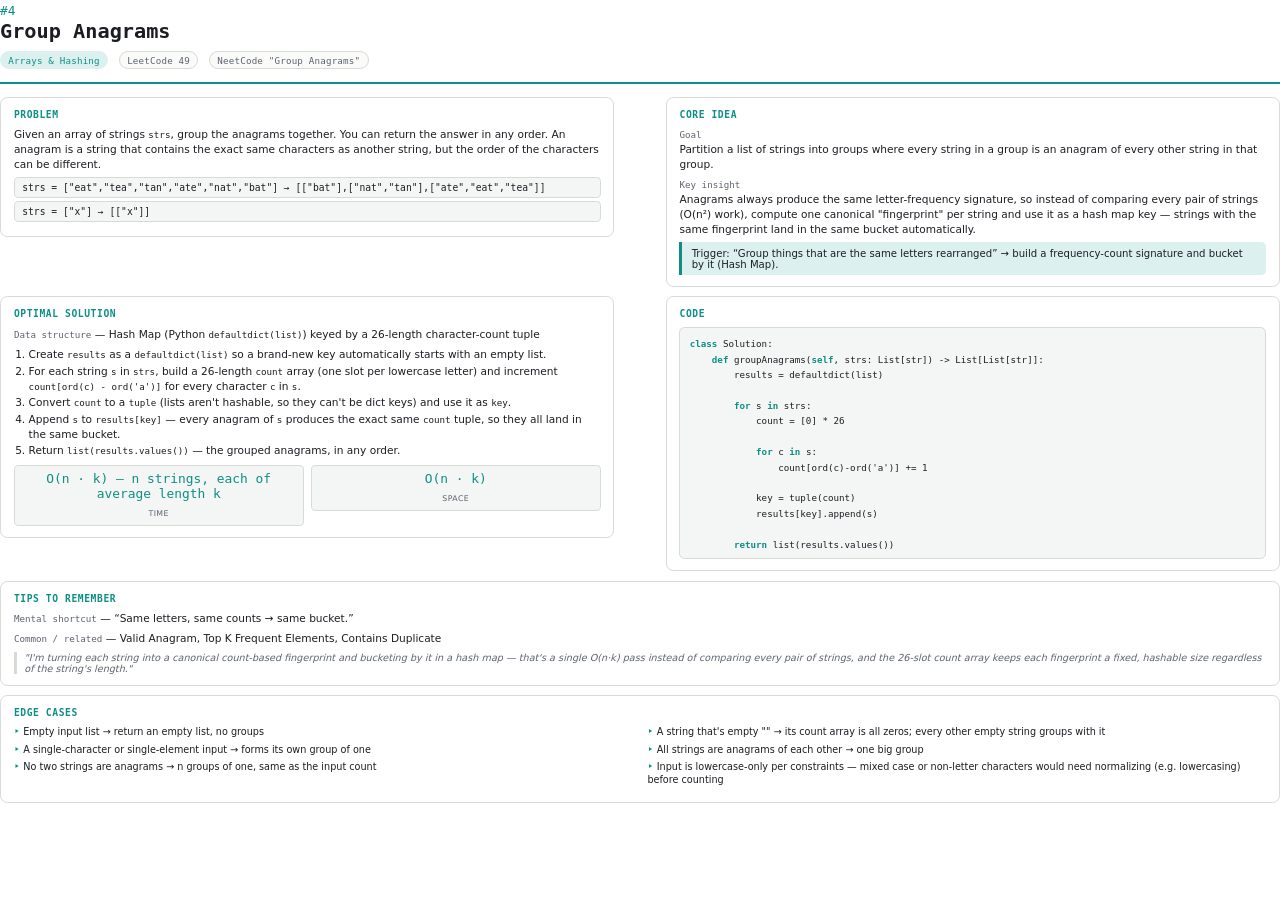
<file: problems/group-anagrams/group-anagrams-onepager.html>
<!doctype html>
<html lang="en">
<head>
<meta charset="utf-8">
<title>Group Anagrams — One-pager</title>
<style>
  @page { size: Letter; margin: 12.88mm; }
  :root {
    --panel: #ffffff;
    --panel-2: #fafaf8;
    --border: #d8dad6;
    --fg: #1b1d22;
    --muted: #5d636f;
    --accent: #0e8f86;
    --accent-dim: #dcf1ef;
    --code-bg: #f4f6f5;
    --font-display: 'JetBrains Mono', monospace;
    --font-body: 'Inter', system-ui, sans-serif;
    --font-mono: 'JetBrains Mono', monospace;
  }
  * { box-sizing: border-box; }
  body {
    margin: 0;
    background: var(--panel);
    color: var(--fg);
    font-family: var(--font-body);
  }
  .wrap { width: 100%; }
  .head {
    display: block;
    border-bottom: 2px solid var(--accent);
    padding-bottom: 9.2px;
    margin-bottom: 12.88px;
  }
  .head .num { font-family: var(--font-display); color: var(--accent); font-size: 12.88px; }
  .head h1 { font-family: var(--font-display); font-size: 20.24px; margin: 0 0 5.52px; }
  .pills { display: block; }
  .pill {
    display: inline-block;
    font-family: var(--font-mono); font-size: 9.2px; letter-spacing: 0.02em;
    padding: 2.76px 7.36px; border-radius: 999px; border: 1px solid var(--border);
    color: var(--muted); background: var(--panel-2); white-space: nowrap;
    margin: 0 5.52px 3.68px 0;
  }
  .pill.accent { color: var(--accent); border-color: var(--accent-dim); background: var(--accent-dim); }
  .row { display: block; margin-bottom: 9.2px; page-break-inside: avoid; }
  .row::after { content: ""; display: table; clear: both; }
  .card {
    background: var(--panel); border: 1px solid var(--border); border-radius: 7.36px;
    padding: 11.04px 12.88px;
    page-break-inside: avoid;
  }
  .row .card { float: left; width: 48%; }
  .row .card + .card { float: right; }
  .card.full { clear: both; width: 100%; margin-bottom: 9.2px; }
  .card h2 {
    font-family: var(--font-mono); font-size: 9.66px; text-transform: uppercase;
    letter-spacing: 0.06em; color: var(--accent); margin: 0 0 7.36px;
  }
  .card p { margin: 0 0 5.52px; font-size: 10.58px; line-height: 1.4; }
  .card p:last-child { margin-bottom: 0; }
  .label { color: var(--muted); font-size: 9.2px; font-family: var(--font-mono); }
  .examples div {
    font-family: var(--font-mono); font-size: 9.66px; background: var(--code-bg);
    border: 1px solid var(--border); border-radius: 4.6px; padding: 3.68px 7.36px; margin-bottom: 3.68px;
  }
  .callout {
    border-left: 3px solid var(--accent); background: var(--accent-dim);
    border-radius: 0 4.6px 4.6px 0; padding: 5.52px 9.2px; font-size: 10.12px; margin-top: 4.6px;
  }
  ol, ul { margin: 0; padding-left: 14.72px; font-size: 10.58px; line-height: 1.4; }
  li { margin-bottom: 1.84px; }
  pre {
    background: var(--code-bg); border: 1px solid var(--border); border-radius: 5.52px;
    padding: 7.36px 9.2px; margin: 0; white-space: pre-wrap; word-break: break-word;
  }
  code { font-family: var(--font-mono); font-size: 9.2px; line-height: 1.35; color: var(--fg); }
  .kw { color: var(--accent); font-weight: 600; }
  .complexity { display: block; margin-top: 7.36px; }
  .complexity::after { content: ""; display: table; clear: both; }
  .complexity .box {
    float: left; width: calc(50% - 3.68px); background: var(--code-bg); border: 1px solid var(--border);
    border-radius: 4.6px; padding: 4.6px 7.36px; text-align: center;
  }
  .complexity .box + .box { float: right; }
  .complexity .box .v { font-family: var(--font-mono); color: var(--accent); font-size: 12.88px; display: block; }
  .complexity .box .k { font-size: 7.82px; color: var(--muted); text-transform: uppercase; letter-spacing: 0.05em; }
  .quote { font-size: 9.66px; font-style: italic; color: var(--muted); border-left: 3px solid var(--border); padding-left: 7.36px; margin-top: 5.52px; }
  .edge-list { display: block; list-style: none; padding: 0; margin: 0; }
  .edge-list::after { content: ""; display: table; clear: both; }
  .edge-list li { font-size: 9.66px; width: calc(50% - 7.36px); float: left; margin-bottom: 3.68px; }
  .edge-list li:nth-child(even) { float: right; }
  .edge-list li::before { content: "\2023"; color: var(--accent); margin-right: 3.68px; }
</style>
</head>
<body>
<div class="wrap">
  <div class="head">
    <span class="num">#4</span>
    <h1>Group Anagrams</h1>
    <div class="pills">
      <span class="pill accent">Arrays & Hashing</span>
      <span class="pill">LeetCode 49</span>
      <span class="pill">NeetCode "Group Anagrams"</span>
    </div>
  </div>

  <div class="row">
    <div class="card">
      <h2>Problem</h2>
      <p>Given an array of strings <code>strs</code>, group the anagrams together. You can return the answer in any order. An anagram is a string that contains the exact same characters as another string, but the order of the characters can be different.</p>
      <div class="examples">
        
        <div>strs = ["eat","tea","tan","ate","nat","bat"] → [["bat"],["nat","tan"],["ate","eat","tea"]]</div>
        
        <div>strs = ["x"] → [["x"]]</div>
        
      </div>
    </div>

    <div class="card">
      <h2>Core idea</h2>
      <p><span class="label">Goal</span><br>Partition a list of strings into groups where every string in a group is an anagram of every other string in that group.</p>
      <p><span class="label">Key insight</span><br>Anagrams always produce the same letter-frequency signature, so instead of comparing every pair of strings (O(n²) work), compute one canonical "fingerprint" per string and use it as a hash map key — strings with the same fingerprint land in the same bucket automatically.</p>
      <div class="callout">Trigger: “Group things that are the same letters rearranged” → build a frequency-count signature and bucket by it (Hash Map).</div>
    </div>
  </div>

  <div class="row">
    <div class="card">
      <h2>Optimal solution</h2>
      <p><span class="label">Data structure</span> — Hash Map (Python <code>defaultdict(list)</code>) keyed by a 26-length character-count tuple</p>
      <ol>
        
        <li>Create <code>results</code> as a <code>defaultdict(list)</code> so a brand-new key automatically starts with an empty list.</li>
        
        <li>For each string <code>s</code> in <code>strs</code>, build a 26-length <code>count</code> array (one slot per lowercase letter) and increment <code>count[ord(c) - ord('a')]</code> for every character <code>c</code> in <code>s</code>.</li>
        
        <li>Convert <code>count</code> to a <code>tuple</code> (lists aren't hashable, so they can't be dict keys) and use it as <code>key</code>.</li>
        
        <li>Append <code>s</code> to <code>results[key]</code> — every anagram of <code>s</code> produces the exact same <code>count</code> tuple, so they all land in the same bucket.</li>
        
        <li>Return <code>list(results.values())</code> — the grouped anagrams, in any order.</li>
        
      </ol>
      <div class="complexity">
        <div class="box"><span class="v">O(n · k) — n strings, each of average length k</span><span class="k">Time</span></div>
        <div class="box"><span class="v">O(n · k)</span><span class="k">Space</span></div>
      </div>
    </div>

    <div class="card">
      <h2>Code</h2>
      <pre><code><span class="kw">class</span> Solution:
    <span class="kw">def</span> groupAnagrams(<span class="kw">self</span>, strs: List[str]) -&gt; List[List[str]]:
        results = defaultdict(list)

        <span class="kw">for</span> s <span class="kw">in</span> strs:
            count = [0] * 26

            <span class="kw">for</span> c <span class="kw">in</span> s:
                count[ord(c)-ord(&#x27;a&#x27;)] += 1
                
            key = tuple(count)
            results[key].append(s)
        
        <span class="kw">return</span> list(results.values())</code></pre>
    </div>
  </div>

  <div class="card full">
    <h2>Tips to remember</h2>
    <p><span class="label">Mental shortcut</span> — “Same letters, same counts → same bucket.”</p>
    <p><span class="label">Common / related</span> — Valid Anagram, Top K Frequent Elements, Contains Duplicate</p>
    <div class="quote">"I'm turning each string into a canonical count-based fingerprint and bucketing by it in a hash map — that's a single O(n·k) pass instead of comparing every pair of strings, and the 26-slot count array keeps each fingerprint a fixed, hashable size regardless of the string's length."</div>
  </div>

  <div class="card full">
    <h2>Edge cases</h2>
    <ul class="edge-list">
      
      <li>Empty input list → return an empty list, no groups</li>
      
      <li>A string that's empty "" → its count array is all zeros; every other empty string groups with it</li>
      
      <li>A single-character or single-element input → forms its own group of one</li>
      
      <li>All strings are anagrams of each other → one big group</li>
      
      <li>No two strings are anagrams → n groups of one, same as the input count</li>
      
      <li>Input is lowercase-only per constraints — mixed case or non-letter characters would need normalizing (e.g. lowercasing) before counting</li>
      
    </ul>
  </div>
</div>
</body>
</html>
</file>
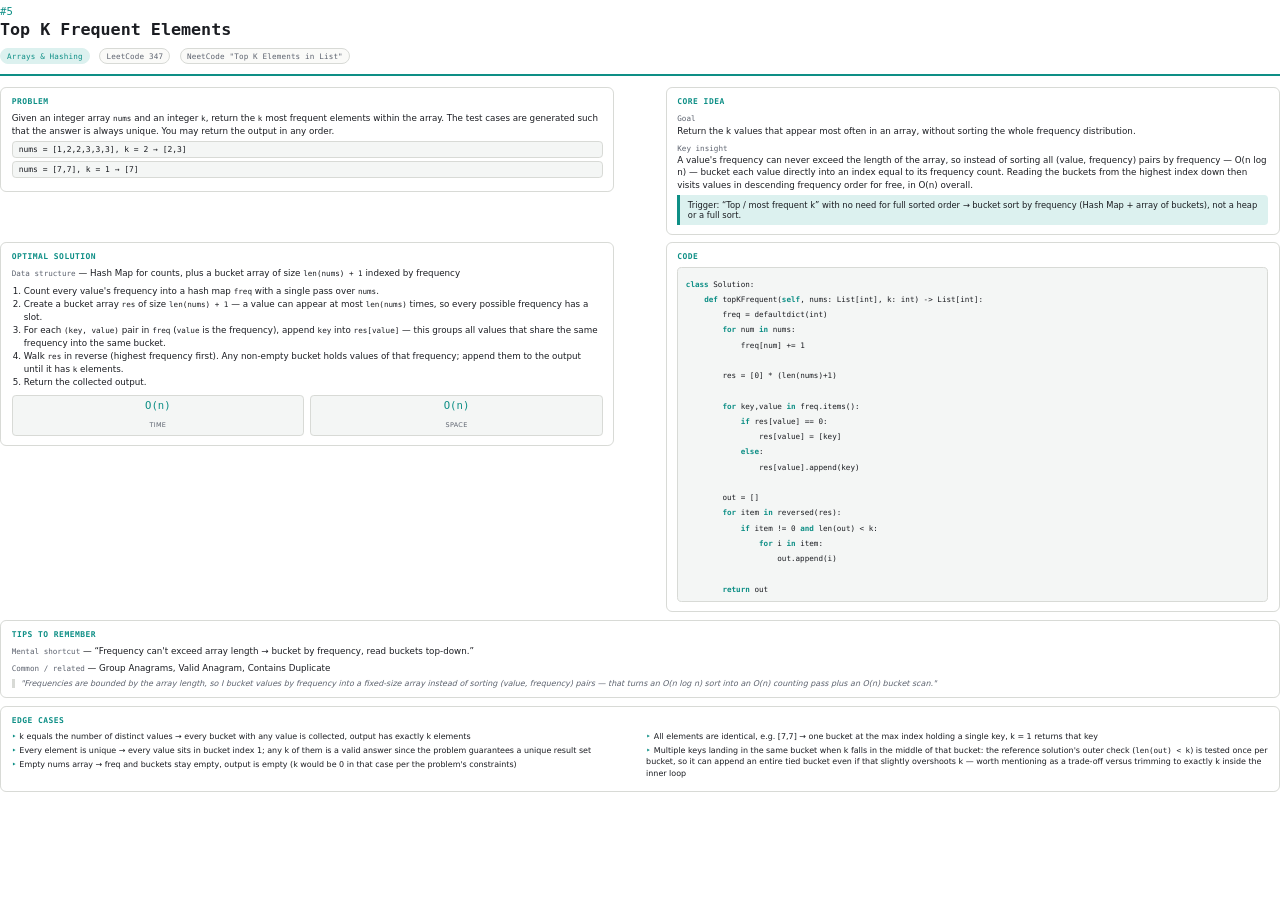
<file: problems/top-k-frequent-elements/top-k-frequent-elements-onepager.html>
<!doctype html>
<html lang="en">
<head>
<meta charset="utf-8">
<title>Top K Frequent Elements — One-pager</title>
<style>
  @page { size: Letter; margin: 10.64mm; }
  :root {
    --panel: #ffffff;
    --panel-2: #fafaf8;
    --border: #d8dad6;
    --fg: #1b1d22;
    --muted: #5d636f;
    --accent: #0e8f86;
    --accent-dim: #dcf1ef;
    --code-bg: #f4f6f5;
    --font-display: 'JetBrains Mono', monospace;
    --font-body: 'Inter', system-ui, sans-serif;
    --font-mono: 'JetBrains Mono', monospace;
  }
  * { box-sizing: border-box; }
  body {
    margin: 0;
    background: var(--panel);
    color: var(--fg);
    font-family: var(--font-body);
  }
  .wrap { width: 100%; }
  .head {
    display: block;
    border-bottom: 2px solid var(--accent);
    padding-bottom: 7.6px;
    margin-bottom: 10.64px;
  }
  .head .num { font-family: var(--font-display); color: var(--accent); font-size: 10.64px; }
  .head h1 { font-family: var(--font-display); font-size: 16.72px; margin: 0 0 4.56px; }
  .pills { display: block; }
  .pill {
    display: inline-block;
    font-family: var(--font-mono); font-size: 7.6px; letter-spacing: 0.02em;
    padding: 2.28px 6.08px; border-radius: 999px; border: 1px solid var(--border);
    color: var(--muted); background: var(--panel-2); white-space: nowrap;
    margin: 0 4.56px 3.04px 0;
  }
  .pill.accent { color: var(--accent); border-color: var(--accent-dim); background: var(--accent-dim); }
  .row { display: block; margin-bottom: 7.6px; page-break-inside: avoid; }
  .row::after { content: ""; display: table; clear: both; }
  .card {
    background: var(--panel); border: 1px solid var(--border); border-radius: 6.08px;
    padding: 9.12px 10.64px;
    page-break-inside: avoid;
  }
  .row .card { float: left; width: 48%; }
  .row .card + .card { float: right; }
  .card.full { clear: both; width: 100%; margin-bottom: 7.6px; }
  .card h2 {
    font-family: var(--font-mono); font-size: 7.98px; text-transform: uppercase;
    letter-spacing: 0.06em; color: var(--accent); margin: 0 0 6.08px;
  }
  .card p { margin: 0 0 4.56px; font-size: 8.74px; line-height: 1.4; }
  .card p:last-child { margin-bottom: 0; }
  .label { color: var(--muted); font-size: 7.6px; font-family: var(--font-mono); }
  .examples div {
    font-family: var(--font-mono); font-size: 7.98px; background: var(--code-bg);
    border: 1px solid var(--border); border-radius: 3.8px; padding: 3.04px 6.08px; margin-bottom: 3.04px;
  }
  .callout {
    border-left: 3px solid var(--accent); background: var(--accent-dim);
    border-radius: 0 3.8px 3.8px 0; padding: 4.56px 7.6px; font-size: 8.36px; margin-top: 3.8px;
  }
  ol, ul { margin: 0; padding-left: 12.16px; font-size: 8.74px; line-height: 1.4; }
  li { margin-bottom: 1.52px; }
  pre {
    background: var(--code-bg); border: 1px solid var(--border); border-radius: 4.56px;
    padding: 6.08px 7.6px; margin: 0; white-space: pre-wrap; word-break: break-word;
  }
  code { font-family: var(--font-mono); font-size: 7.6px; line-height: 1.35; color: var(--fg); }
  .kw { color: var(--accent); font-weight: 600; }
  .complexity { display: block; margin-top: 6.08px; }
  .complexity::after { content: ""; display: table; clear: both; }
  .complexity .box {
    float: left; width: calc(50% - 3.04px); background: var(--code-bg); border: 1px solid var(--border);
    border-radius: 3.8px; padding: 3.8px 6.08px; text-align: center;
  }
  .complexity .box + .box { float: right; }
  .complexity .box .v { font-family: var(--font-mono); color: var(--accent); font-size: 10.64px; display: block; }
  .complexity .box .k { font-size: 6.46px; color: var(--muted); text-transform: uppercase; letter-spacing: 0.05em; }
  .quote { font-size: 7.98px; font-style: italic; color: var(--muted); border-left: 3px solid var(--border); padding-left: 6.08px; margin-top: 4.56px; }
  .edge-list { display: block; list-style: none; padding: 0; margin: 0; }
  .edge-list::after { content: ""; display: table; clear: both; }
  .edge-list li { font-size: 7.98px; width: calc(50% - 6.08px); float: left; margin-bottom: 3.04px; }
  .edge-list li:nth-child(even) { float: right; }
  .edge-list li::before { content: "\2023"; color: var(--accent); margin-right: 3.04px; }
</style>
</head>
<body>
<div class="wrap">
  <div class="head">
    <span class="num">#5</span>
    <h1>Top K Frequent Elements</h1>
    <div class="pills">
      <span class="pill accent">Arrays & Hashing</span>
      <span class="pill">LeetCode 347</span>
      <span class="pill">NeetCode "Top K Elements in List"</span>
    </div>
  </div>

  <div class="row">
    <div class="card">
      <h2>Problem</h2>
      <p>Given an integer array <code>nums</code> and an integer <code>k</code>, return the <code>k</code> most frequent elements within the array. The test cases are generated such that the answer is always unique. You may return the output in any order.</p>
      <div class="examples">
        
        <div>nums = [1,2,2,3,3,3], k = 2 → [2,3]</div>
        
        <div>nums = [7,7], k = 1 → [7]</div>
        
      </div>
    </div>

    <div class="card">
      <h2>Core idea</h2>
      <p><span class="label">Goal</span><br>Return the k values that appear most often in an array, without sorting the whole frequency distribution.</p>
      <p><span class="label">Key insight</span><br>A value's frequency can never exceed the length of the array, so instead of sorting all (value, frequency) pairs by frequency — O(n log n) — bucket each value directly into an index equal to its frequency count. Reading the buckets from the highest index down then visits values in descending frequency order for free, in O(n) overall.</p>
      <div class="callout">Trigger: “Top / most frequent k” with no need for full sorted order → bucket sort by frequency (Hash Map + array of buckets), not a heap or a full sort.</div>
    </div>
  </div>

  <div class="row">
    <div class="card">
      <h2>Optimal solution</h2>
      <p><span class="label">Data structure</span> — Hash Map for counts, plus a bucket array of size <code>len(nums) + 1</code> indexed by frequency</p>
      <ol>
        
        <li>Count every value's frequency into a hash map <code>freq</code> with a single pass over <code>nums</code>.</li>
        
        <li>Create a bucket array <code>res</code> of size <code>len(nums) + 1</code> — a value can appear at most <code>len(nums)</code> times, so every possible frequency has a slot.</li>
        
        <li>For each <code>(key, value)</code> pair in <code>freq</code> (<code>value</code> is the frequency), append <code>key</code> into <code>res[value]</code> — this groups all values that share the same frequency into the same bucket.</li>
        
        <li>Walk <code>res</code> in reverse (highest frequency first). Any non-empty bucket holds values of that frequency; append them to the output until it has <code>k</code> elements.</li>
        
        <li>Return the collected output.</li>
        
      </ol>
      <div class="complexity">
        <div class="box"><span class="v">O(n)</span><span class="k">Time</span></div>
        <div class="box"><span class="v">O(n)</span><span class="k">Space</span></div>
      </div>
    </div>

    <div class="card">
      <h2>Code</h2>
      <pre><code><span class="kw">class</span> Solution:
    <span class="kw">def</span> topKFrequent(<span class="kw">self</span>, nums: List[int], k: int) -&gt; List[int]:
        freq = defaultdict(int)
        <span class="kw">for</span> num <span class="kw">in</span> nums:
            freq[num] += 1

        res = [0] * (len(nums)+1)

        <span class="kw">for</span> key,value <span class="kw">in</span> freq.items():
            <span class="kw">if</span> res[value] == 0:
                res[value] = [key]
            <span class="kw">else</span>:
                res[value].append(key)

        out = []
        <span class="kw">for</span> item <span class="kw">in</span> reversed(res):
            <span class="kw">if</span> item != 0 <span class="kw">and</span> len(out) &lt; k:
                <span class="kw">for</span> i <span class="kw">in</span> item:
                    out.append(i)

        <span class="kw">return</span> out</code></pre>
    </div>
  </div>

  <div class="card full">
    <h2>Tips to remember</h2>
    <p><span class="label">Mental shortcut</span> — “Frequency can't exceed array length → bucket by frequency, read buckets top-down.”</p>
    <p><span class="label">Common / related</span> — Group Anagrams, Valid Anagram, Contains Duplicate</p>
    <div class="quote">"Frequencies are bounded by the array length, so I bucket values by frequency into a fixed-size array instead of sorting (value, frequency) pairs — that turns an O(n log n) sort into an O(n) counting pass plus an O(n) bucket scan."</div>
  </div>

  <div class="card full">
    <h2>Edge cases</h2>
    <ul class="edge-list">
      
      <li>k equals the number of distinct values → every bucket with any value is collected, output has exactly k elements</li>
      
      <li>All elements are identical, e.g. [7,7] → one bucket at the max index holding a single key, k = 1 returns that key</li>
      
      <li>Every element is unique → every value sits in bucket index 1; any k of them is a valid answer since the problem guarantees a unique result set</li>
      
      <li>Multiple keys landing in the same bucket when k falls in the middle of that bucket: the reference solution's outer check (<code>len(out) < k</code>) is tested once per bucket, so it can append an entire tied bucket even if that slightly overshoots k — worth mentioning as a trade-off versus trimming to exactly k inside the inner loop</li>
      
      <li>Empty nums array → freq and buckets stay empty, output is empty (k would be 0 in that case per the problem's constraints)</li>
      
    </ul>
  </div>
</div>
</body>
</html>
</file>
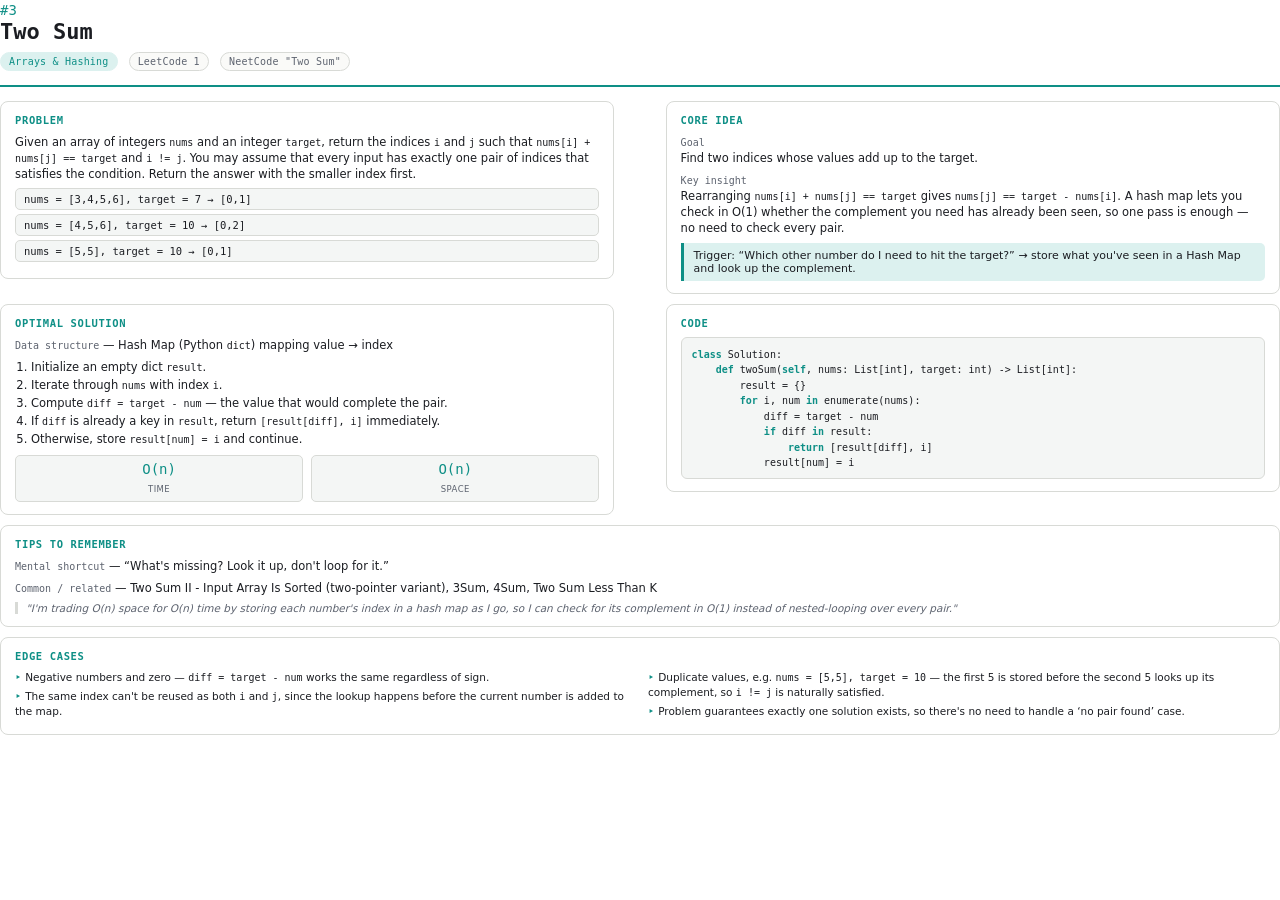
<file: problems/two-sum/two-sum-onepager.html>
<!doctype html>
<html lang="en">
<head>
<meta charset="utf-8">
<title>Two Sum — One-pager</title>
<style>
  @page { size: Letter; margin: 14.0mm; }
  :root {
    --panel: #ffffff;
    --panel-2: #fafaf8;
    --border: #d8dad6;
    --fg: #1b1d22;
    --muted: #5d636f;
    --accent: #0e8f86;
    --accent-dim: #dcf1ef;
    --code-bg: #f4f6f5;
    --font-display: 'JetBrains Mono', monospace;
    --font-body: 'Inter', system-ui, sans-serif;
    --font-mono: 'JetBrains Mono', monospace;
  }
  * { box-sizing: border-box; }
  body {
    margin: 0;
    background: var(--panel);
    color: var(--fg);
    font-family: var(--font-body);
  }
  .wrap { width: 100%; }
  .head {
    display: block;
    border-bottom: 2px solid var(--accent);
    padding-bottom: 10.0px;
    margin-bottom: 14.0px;
  }
  .head .num { font-family: var(--font-display); color: var(--accent); font-size: 14.0px; }
  .head h1 { font-family: var(--font-display); font-size: 22.0px; margin: 0 0 6.0px; }
  .pills { display: block; }
  .pill {
    display: inline-block;
    font-family: var(--font-mono); font-size: 10.0px; letter-spacing: 0.02em;
    padding: 3.0px 8.0px; border-radius: 999px; border: 1px solid var(--border);
    color: var(--muted); background: var(--panel-2); white-space: nowrap;
    margin: 0 6.0px 4.0px 0;
  }
  .pill.accent { color: var(--accent); border-color: var(--accent-dim); background: var(--accent-dim); }
  .row { display: block; margin-bottom: 10.0px; page-break-inside: avoid; }
  .row::after { content: ""; display: table; clear: both; }
  .card {
    background: var(--panel); border: 1px solid var(--border); border-radius: 8.0px;
    padding: 12.0px 14.0px;
    page-break-inside: avoid;
  }
  .row .card { float: left; width: 48%; }
  .row .card + .card { float: right; }
  .card.full { clear: both; width: 100%; margin-bottom: 10.0px; }
  .card h2 {
    font-family: var(--font-mono); font-size: 10.5px; text-transform: uppercase;
    letter-spacing: 0.06em; color: var(--accent); margin: 0 0 8.0px;
  }
  .card p { margin: 0 0 6.0px; font-size: 11.5px; line-height: 1.4; }
  .card p:last-child { margin-bottom: 0; }
  .label { color: var(--muted); font-size: 10.0px; font-family: var(--font-mono); }
  .examples div {
    font-family: var(--font-mono); font-size: 10.5px; background: var(--code-bg);
    border: 1px solid var(--border); border-radius: 5.0px; padding: 4.0px 8.0px; margin-bottom: 4.0px;
  }
  .callout {
    border-left: 3px solid var(--accent); background: var(--accent-dim);
    border-radius: 0 5.0px 5.0px 0; padding: 6.0px 10.0px; font-size: 11.0px; margin-top: 5.0px;
  }
  ol, ul { margin: 0; padding-left: 16.0px; font-size: 11.5px; line-height: 1.4; }
  li { margin-bottom: 2.0px; }
  pre {
    background: var(--code-bg); border: 1px solid var(--border); border-radius: 6.0px;
    padding: 8.0px 10.0px; margin: 0; white-space: pre-wrap; word-break: break-word;
  }
  code { font-family: var(--font-mono); font-size: 10.0px; line-height: 1.35; color: var(--fg); }
  .kw { color: var(--accent); font-weight: 600; }
  .complexity { display: block; margin-top: 8.0px; }
  .complexity::after { content: ""; display: table; clear: both; }
  .complexity .box {
    float: left; width: calc(50% - 4.0px); background: var(--code-bg); border: 1px solid var(--border);
    border-radius: 5.0px; padding: 5.0px 8.0px; text-align: center;
  }
  .complexity .box + .box { float: right; }
  .complexity .box .v { font-family: var(--font-mono); color: var(--accent); font-size: 14.0px; display: block; }
  .complexity .box .k { font-size: 8.5px; color: var(--muted); text-transform: uppercase; letter-spacing: 0.05em; }
  .quote { font-size: 10.5px; font-style: italic; color: var(--muted); border-left: 3px solid var(--border); padding-left: 8.0px; margin-top: 6.0px; }
  .edge-list { display: block; list-style: none; padding: 0; margin: 0; }
  .edge-list::after { content: ""; display: table; clear: both; }
  .edge-list li { font-size: 10.5px; width: calc(50% - 8.0px); float: left; margin-bottom: 4.0px; }
  .edge-list li:nth-child(even) { float: right; }
  .edge-list li::before { content: "\2023"; color: var(--accent); margin-right: 4.0px; }
</style>
</head>
<body>
<div class="wrap">
  <div class="head">
    <span class="num">#3</span>
    <h1>Two Sum</h1>
    <div class="pills">
      <span class="pill accent">Arrays & Hashing</span>
      <span class="pill">LeetCode 1</span>
      <span class="pill">NeetCode "Two Sum"</span>
    </div>
  </div>

  <div class="row">
    <div class="card">
      <h2>Problem</h2>
      <p>Given an array of integers <code>nums</code> and an integer <code>target</code>, return the indices <code>i</code> and <code>j</code> such that <code>nums[i] + nums[j] == target</code> and <code>i != j</code>. You may assume that every input has exactly one pair of indices that satisfies the condition. Return the answer with the smaller index first.</p>
      <div class="examples">
        
        <div>nums = [3,4,5,6], target = 7 → [0,1]</div>
        
        <div>nums = [4,5,6], target = 10 → [0,2]</div>
        
        <div>nums = [5,5], target = 10 → [0,1]</div>
        
      </div>
    </div>

    <div class="card">
      <h2>Core idea</h2>
      <p><span class="label">Goal</span><br>Find two indices whose values add up to the target.</p>
      <p><span class="label">Key insight</span><br>Rearranging <code>nums[i] + nums[j] == target</code> gives <code>nums[j] == target - nums[i]</code>. A hash map lets you check in O(1) whether the complement you need has already been seen, so one pass is enough — no need to check every pair.</p>
      <div class="callout">Trigger: “Which other number do I need to hit the target?” → store what you've seen in a Hash Map and look up the complement.</div>
    </div>
  </div>

  <div class="row">
    <div class="card">
      <h2>Optimal solution</h2>
      <p><span class="label">Data structure</span> — Hash Map (Python <code>dict</code>) mapping value → index</p>
      <ol>
        
        <li>Initialize an empty dict <code>result</code>.</li>
        
        <li>Iterate through <code>nums</code> with index <code>i</code>.</li>
        
        <li>Compute <code>diff = target - num</code> — the value that would complete the pair.</li>
        
        <li>If <code>diff</code> is already a key in <code>result</code>, return <code>[result[diff], i]</code> immediately.</li>
        
        <li>Otherwise, store <code>result[num] = i</code> and continue.</li>
        
      </ol>
      <div class="complexity">
        <div class="box"><span class="v">O(n)</span><span class="k">Time</span></div>
        <div class="box"><span class="v">O(n)</span><span class="k">Space</span></div>
      </div>
    </div>

    <div class="card">
      <h2>Code</h2>
      <pre><code><span class="kw">class</span> Solution:
    <span class="kw">def</span> twoSum(<span class="kw">self</span>, nums: List[int], target: int) -&gt; List[int]:
        result = {}
        <span class="kw">for</span> i, num <span class="kw">in</span> enumerate(nums):
            diff = target - num
            <span class="kw">if</span> diff <span class="kw">in</span> result:
                <span class="kw">return</span> [result[diff], i]
            result[num] = i</code></pre>
    </div>
  </div>

  <div class="card full">
    <h2>Tips to remember</h2>
    <p><span class="label">Mental shortcut</span> — “What's missing? Look it up, don't loop for it.”</p>
    <p><span class="label">Common / related</span> — Two Sum II - Input Array Is Sorted (two-pointer variant), 3Sum, 4Sum, Two Sum Less Than K</p>
    <div class="quote">"I'm trading O(n) space for O(n) time by storing each number's index in a hash map as I go, so I can check for its complement in O(1) instead of nested-looping over every pair."</div>
  </div>

  <div class="card full">
    <h2>Edge cases</h2>
    <ul class="edge-list">
      
      <li>Negative numbers and zero — <code>diff = target - num</code> works the same regardless of sign.</li>
      
      <li>Duplicate values, e.g. <code>nums = [5,5], target = 10</code> — the first 5 is stored before the second 5 looks up its complement, so <code>i != j</code> is naturally satisfied.</li>
      
      <li>The same index can't be reused as both <code>i</code> and <code>j</code>, since the lookup happens before the current number is added to the map.</li>
      
      <li>Problem guarantees exactly one solution exists, so there's no need to handle a ‘no pair found’ case.</li>
      
    </ul>
  </div>
</div>
</body>
</html>
</file>
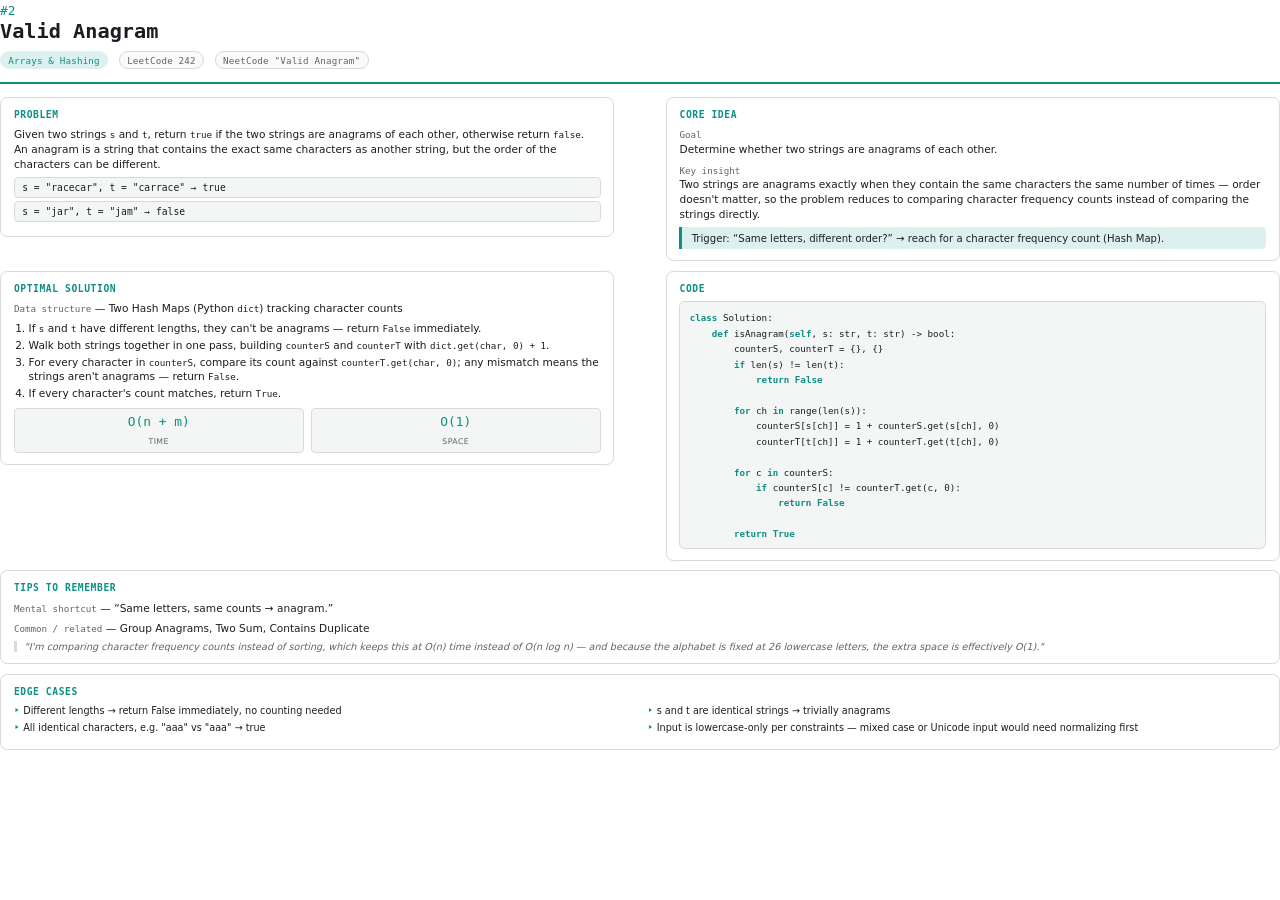
<file: problems/valid-anagram/valid-anagram-onepager.html>
<!doctype html>
<html lang="en">
<head>
<meta charset="utf-8">
<title>Valid Anagram — One-pager</title>
<style>
  @page { size: Letter; margin: 12.88mm; }
  :root {
    --panel: #ffffff;
    --panel-2: #fafaf8;
    --border: #d8dad6;
    --fg: #1b1d22;
    --muted: #5d636f;
    --accent: #0e8f86;
    --accent-dim: #dcf1ef;
    --code-bg: #f4f6f5;
    --font-display: 'JetBrains Mono', monospace;
    --font-body: 'Inter', system-ui, sans-serif;
    --font-mono: 'JetBrains Mono', monospace;
  }
  * { box-sizing: border-box; }
  body {
    margin: 0;
    background: var(--panel);
    color: var(--fg);
    font-family: var(--font-body);
  }
  .wrap { width: 100%; }
  .head {
    display: block;
    border-bottom: 2px solid var(--accent);
    padding-bottom: 9.2px;
    margin-bottom: 12.88px;
  }
  .head .num { font-family: var(--font-display); color: var(--accent); font-size: 12.88px; }
  .head h1 { font-family: var(--font-display); font-size: 20.24px; margin: 0 0 5.52px; }
  .pills { display: block; }
  .pill {
    display: inline-block;
    font-family: var(--font-mono); font-size: 9.2px; letter-spacing: 0.02em;
    padding: 2.76px 7.36px; border-radius: 999px; border: 1px solid var(--border);
    color: var(--muted); background: var(--panel-2); white-space: nowrap;
    margin: 0 5.52px 3.68px 0;
  }
  .pill.accent { color: var(--accent); border-color: var(--accent-dim); background: var(--accent-dim); }
  .row { display: block; margin-bottom: 9.2px; page-break-inside: avoid; }
  .row::after { content: ""; display: table; clear: both; }
  .card {
    background: var(--panel); border: 1px solid var(--border); border-radius: 7.36px;
    padding: 11.04px 12.88px;
    page-break-inside: avoid;
  }
  .row .card { float: left; width: 48%; }
  .row .card + .card { float: right; }
  .card.full { clear: both; width: 100%; margin-bottom: 9.2px; }
  .card h2 {
    font-family: var(--font-mono); font-size: 9.66px; text-transform: uppercase;
    letter-spacing: 0.06em; color: var(--accent); margin: 0 0 7.36px;
  }
  .card p { margin: 0 0 5.52px; font-size: 10.58px; line-height: 1.4; }
  .card p:last-child { margin-bottom: 0; }
  .label { color: var(--muted); font-size: 9.2px; font-family: var(--font-mono); }
  .examples div {
    font-family: var(--font-mono); font-size: 9.66px; background: var(--code-bg);
    border: 1px solid var(--border); border-radius: 4.6px; padding: 3.68px 7.36px; margin-bottom: 3.68px;
  }
  .callout {
    border-left: 3px solid var(--accent); background: var(--accent-dim);
    border-radius: 0 4.6px 4.6px 0; padding: 5.52px 9.2px; font-size: 10.12px; margin-top: 4.6px;
  }
  ol, ul { margin: 0; padding-left: 14.72px; font-size: 10.58px; line-height: 1.4; }
  li { margin-bottom: 1.84px; }
  pre {
    background: var(--code-bg); border: 1px solid var(--border); border-radius: 5.52px;
    padding: 7.36px 9.2px; margin: 0; white-space: pre-wrap; word-break: break-word;
  }
  code { font-family: var(--font-mono); font-size: 9.2px; line-height: 1.35; color: var(--fg); }
  .kw { color: var(--accent); font-weight: 600; }
  .complexity { display: block; margin-top: 7.36px; }
  .complexity::after { content: ""; display: table; clear: both; }
  .complexity .box {
    float: left; width: calc(50% - 3.68px); background: var(--code-bg); border: 1px solid var(--border);
    border-radius: 4.6px; padding: 4.6px 7.36px; text-align: center;
  }
  .complexity .box + .box { float: right; }
  .complexity .box .v { font-family: var(--font-mono); color: var(--accent); font-size: 12.88px; display: block; }
  .complexity .box .k { font-size: 7.82px; color: var(--muted); text-transform: uppercase; letter-spacing: 0.05em; }
  .quote { font-size: 9.66px; font-style: italic; color: var(--muted); border-left: 3px solid var(--border); padding-left: 7.36px; margin-top: 5.52px; }
  .edge-list { display: block; list-style: none; padding: 0; margin: 0; }
  .edge-list::after { content: ""; display: table; clear: both; }
  .edge-list li { font-size: 9.66px; width: calc(50% - 7.36px); float: left; margin-bottom: 3.68px; }
  .edge-list li:nth-child(even) { float: right; }
  .edge-list li::before { content: "\2023"; color: var(--accent); margin-right: 3.68px; }
</style>
</head>
<body>
<div class="wrap">
  <div class="head">
    <span class="num">#2</span>
    <h1>Valid Anagram</h1>
    <div class="pills">
      <span class="pill accent">Arrays & Hashing</span>
      <span class="pill">LeetCode 242</span>
      <span class="pill">NeetCode "Valid Anagram"</span>
    </div>
  </div>

  <div class="row">
    <div class="card">
      <h2>Problem</h2>
      <p>Given two strings <code>s</code> and <code>t</code>, return <code>true</code> if the two strings are anagrams of each other, otherwise return <code>false</code>. An anagram is a string that contains the exact same characters as another string, but the order of the characters can be different.</p>
      <div class="examples">
        
        <div>s = "racecar", t = "carrace" → true</div>
        
        <div>s = "jar", t = "jam" → false</div>
        
      </div>
    </div>

    <div class="card">
      <h2>Core idea</h2>
      <p><span class="label">Goal</span><br>Determine whether two strings are anagrams of each other.</p>
      <p><span class="label">Key insight</span><br>Two strings are anagrams exactly when they contain the same characters the same number of times — order doesn't matter, so the problem reduces to comparing character frequency counts instead of comparing the strings directly.</p>
      <div class="callout">Trigger: “Same letters, different order?” → reach for a character frequency count (Hash Map).</div>
    </div>
  </div>

  <div class="row">
    <div class="card">
      <h2>Optimal solution</h2>
      <p><span class="label">Data structure</span> — Two Hash Maps (Python <code>dict</code>) tracking character counts</p>
      <ol>
        
        <li>If <code>s</code> and <code>t</code> have different lengths, they can't be anagrams — return <code>False</code> immediately.</li>
        
        <li>Walk both strings together in one pass, building <code>counterS</code> and <code>counterT</code> with <code>dict.get(char, 0) + 1</code>.</li>
        
        <li>For every character in <code>counterS</code>, compare its count against <code>counterT.get(char, 0)</code>; any mismatch means the strings aren't anagrams — return <code>False</code>.</li>
        
        <li>If every character's count matches, return <code>True</code>.</li>
        
      </ol>
      <div class="complexity">
        <div class="box"><span class="v">O(n + m)</span><span class="k">Time</span></div>
        <div class="box"><span class="v">O(1)</span><span class="k">Space</span></div>
      </div>
    </div>

    <div class="card">
      <h2>Code</h2>
      <pre><code><span class="kw">class</span> Solution:
    <span class="kw">def</span> isAnagram(<span class="kw">self</span>, s: str, t: str) -&gt; bool:
        counterS, counterT = {}, {}
        <span class="kw">if</span> len(s) != len(t):
            <span class="kw">return</span> <span class="kw">False</span>

        <span class="kw">for</span> ch <span class="kw">in</span> range(len(s)):
            counterS[s[ch]] = 1 + counterS.get(s[ch], 0)
            counterT[t[ch]] = 1 + counterT.get(t[ch], 0)

        <span class="kw">for</span> c <span class="kw">in</span> counterS:
            <span class="kw">if</span> counterS[c] != counterT.get(c, 0):
                <span class="kw">return</span> <span class="kw">False</span>

        <span class="kw">return</span> <span class="kw">True</span></code></pre>
    </div>
  </div>

  <div class="card full">
    <h2>Tips to remember</h2>
    <p><span class="label">Mental shortcut</span> — “Same letters, same counts → anagram.”</p>
    <p><span class="label">Common / related</span> — Group Anagrams, Two Sum, Contains Duplicate</p>
    <div class="quote">"I'm comparing character frequency counts instead of sorting, which keeps this at O(n) time instead of O(n log n) — and because the alphabet is fixed at 26 lowercase letters, the extra space is effectively O(1)."</div>
  </div>

  <div class="card full">
    <h2>Edge cases</h2>
    <ul class="edge-list">
      
      <li>Different lengths → return False immediately, no counting needed</li>
      
      <li>s and t are identical strings → trivially anagrams</li>
      
      <li>All identical characters, e.g. "aaa" vs "aaa" → true</li>
      
      <li>Input is lowercase-only per constraints — mixed case or Unicode input would need normalizing first</li>
      
    </ul>
  </div>
</div>
</body>
</html>
</file>
<file: assets/css/site.css>
/* Parashar Patterns — shared site styles
   layout concept: dark "terminal notebook" — monospace display type over a
   calm sans body, one teal accent carried over from the revision cards */
:root {
  --bg: #0f1115;
  --panel: #171a21;
  --panel-2: #1d212b;
  --border: #2a2f3a;
  --fg: #e8eaf0;
  --muted: #9aa3b5;
  --accent: #5ad1c9;
  --accent-dim: #2d4a48;
  --code-bg: #0c0e13;
  --easy: #5ad1c9;
  --medium: #e0b85a;
  --hard: #e07a6b;
  --font-display: 'JetBrains Mono', 'Space Mono', monospace;
  --font-body: 'Inter', system-ui, -apple-system, sans-serif;
  --font-mono: 'JetBrains Mono', 'Space Mono', monospace;
  color-scheme: dark;
}
@media (prefers-color-scheme: light) {
  :root:not([data-theme="dark"]) {
    --bg: #f3f2ee;
    --panel: #ffffff;
    --panel-2: #fafaf8;
    --border: #dcdad3;
    --fg: #1b1d22;
    --muted: #666c7a;
    --accent: #0e8f86;
    --accent-dim: #d6efed;
    --code-bg: #f4f6f5;
    color-scheme: light;
  }
}
:root[data-theme="light"] {
  --bg: #f3f2ee;
  --panel: #ffffff;
  --panel-2: #fafaf8;
  --border: #dcdad3;
  --fg: #1b1d22;
  --muted: #666c7a;
  --accent: #0e8f86;
  --accent-dim: #d6efed;
  --code-bg: #f4f6f5;
  color-scheme: light;
}

* { box-sizing: border-box; }
html, body { height: 100%; }
body {
  margin: 0;
  background: var(--bg);
  color: var(--fg);
  font-family: var(--font-body);
  -webkit-font-smoothing: antialiased;
}

a { color: inherit; }

.container {
  max-width: 1040px;
  margin: 0 auto;
  padding: 0 20px;
}

/* top bar */
.topbar {
  border-bottom: 1px solid var(--border);
  padding: 22px 0;
}
.topbar .row {
  display: flex;
  align-items: baseline;
  justify-content: space-between;
  flex-wrap: wrap;
  gap: 8px 20px;
}
.brand {
  font-family: var(--font-display);
  font-size: 20px;
  font-weight: 700;
  letter-spacing: -0.01em;
  text-decoration: none;
}
.brand .dot { color: var(--accent); }
.tagline {
  font-family: var(--font-mono);
  font-size: 11px;
  letter-spacing: 0.1em;
  color: var(--muted);
}
.topbar nav a {
  font-size: 13px;
  text-decoration: none;
  color: var(--muted);
  margin-left: 18px;
}
.topbar nav a:hover { color: var(--accent); }

/* home hero */
.hero {
  padding: 36px 0 20px;
}
.hero h1 {
  font-family: var(--font-display);
  font-size: clamp(24px, 4vw, 34px);
  margin: 0 0 8px;
  text-wrap: balance;
}
.hero p {
  color: var(--muted);
  font-size: 14.5px;
  max-width: 60ch;
  margin: 0;
}
.progress {
  display: flex;
  align-items: center;
  gap: 10px;
  margin-top: 18px;
  font-family: var(--font-mono);
  font-size: 12.5px;
  color: var(--muted);
}
.progress .bar {
  flex: 1;
  max-width: 220px;
  height: 6px;
  border-radius: 999px;
  background: var(--panel-2);
  border: 1px solid var(--border);
  overflow: hidden;
}
.progress .fill {
  height: 100%;
  background: var(--accent);
}

/* problem table */
.table-wrap {
  border: 1px solid var(--border);
  border-radius: 10px;
  overflow: hidden;
  margin: 24px 0 48px;
}
table.problems {
  width: 100%;
  border-collapse: collapse;
  font-size: 13.5px;
}
table.problems thead th {
  text-align: left;
  font-family: var(--font-mono);
  font-size: 11px;
  letter-spacing: 0.06em;
  text-transform: uppercase;
  color: var(--muted);
  background: var(--panel-2);
  padding: 10px 14px;
  border-bottom: 1px solid var(--border);
  white-space: nowrap;
}
table.problems tbody tr {
  background: var(--panel);
  border-bottom: 1px solid var(--border);
}
table.problems tbody tr:last-child { border-bottom: none; }
table.problems tbody tr.pending { opacity: 0.45; }
table.problems td {
  padding: 11px 14px;
  vertical-align: middle;
}
table.problems td.num {
  font-family: var(--font-mono);
  color: var(--muted);
  width: 36px;
}
table.problems td.title { font-weight: 600; min-width: 0; }
table.problems td.title .muted-cat {
  display: block;
  font-weight: 400;
  font-size: 12px;
  color: var(--muted);
  margin-top: 2px;
}
.badge {
  display: inline-block;
  font-family: var(--font-mono);
  font-size: 10.5px;
  letter-spacing: 0.04em;
  padding: 2px 8px;
  border-radius: 999px;
  border: 1px solid var(--border);
}
.badge.Easy { color: var(--easy); border-color: var(--easy); }
.badge.Medium { color: var(--medium); border-color: var(--medium); }
.badge.Hard { color: var(--hard); border-color: var(--hard); }
.linkbtn {
  display: inline-flex;
  align-items: center;
  gap: 6px;
  font-family: var(--font-mono);
  font-size: 12px;
  text-decoration: none;
  color: var(--accent);
  border: 1px solid var(--accent-dim);
  background: var(--accent-dim);
  padding: 5px 10px;
  border-radius: 6px;
  white-space: nowrap;
}
.linkbtn:hover { filter: brightness(1.1); }
.linkbtn.ghost {
  color: var(--muted);
  border-color: var(--border);
  background: transparent;
}
.cell-links { display: flex; gap: 8px; flex-wrap: wrap; }

/* problem detail page */
.p-head {
  padding: 30px 0 20px;
  border-bottom: 2px solid var(--accent);
}
.p-head .crumbs {
  font-family: var(--font-mono);
  font-size: 12px;
  color: var(--muted);
  text-decoration: none;
}
.p-head .crumbs:hover { color: var(--accent); }
.p-head h1 {
  font-family: var(--font-display);
  font-size: clamp(22px, 4vw, 30px);
  margin: 10px 0 10px;
  text-wrap: balance;
}
.pills { display: flex; gap: 8px; flex-wrap: wrap; align-items: center; }
.pill {
  font-family: var(--font-mono);
  font-size: 11px;
  letter-spacing: 0.03em;
  padding: 4px 10px;
  border-radius: 999px;
  border: 1px solid var(--border);
  color: var(--muted);
  background: var(--panel-2);
  white-space: nowrap;
}
.pill.accent { color: var(--accent); border-color: var(--accent-dim); background: var(--accent-dim); }

.p-actions {
  display: flex;
  gap: 10px;
  margin-top: 16px;
  flex-wrap: wrap;
}

.section {
  padding: 28px 0;
  border-bottom: 1px solid var(--border);
}
.section:last-of-type { border-bottom: none; }
.section h2 {
  font-family: var(--font-mono);
  font-size: 12px;
  text-transform: uppercase;
  letter-spacing: 0.08em;
  color: var(--accent);
  margin: 0 0 14px;
}
.section p { line-height: 1.65; font-size: 15px; max-width: 72ch; }
.section p.muted { color: var(--muted); font-size: 13px; }

.video-frame {
  position: relative;
  width: 100%;
  max-width: 720px;
  aspect-ratio: 16 / 9;
  border-radius: 10px;
  overflow: hidden;
  border: 1px solid var(--border);
  background: var(--code-bg);
}
.video-frame iframe {
  position: absolute;
  inset: 0;
  width: 100%;
  height: 100%;
  border: 0;
}

.examples div {
  font-family: var(--font-mono);
  font-size: 13px;
  background: var(--code-bg);
  border: 1px solid var(--border);
  border-radius: 6px;
  padding: 7px 12px;
  margin-bottom: 7px;
  overflow-x: auto;
  max-width: 560px;
}

.callout {
  border-left: 3px solid var(--accent);
  background: var(--accent-dim);
  border-radius: 0 6px 6px 0;
  padding: 10px 14px;
  font-size: 14px;
  margin-top: 10px;
  max-width: 640px;
}

.complexity {
  display: flex;
  gap: 10px;
  margin-top: 14px;
  max-width: 300px;
}
.complexity .box {
  flex: 1;
  background: var(--code-bg);
  border: 1px solid var(--border);
  border-radius: 6px;
  padding: 10px 12px;
  text-align: center;
}
.complexity .box .v {
  font-family: var(--font-mono);
  color: var(--accent);
  font-size: 19px;
  display: block;
}
.complexity .box .k {
  font-size: 10.5px;
  color: var(--muted);
  text-transform: uppercase;
  letter-spacing: 0.06em;
}

pre {
  background: var(--code-bg);
  border: 1px solid var(--border);
  border-radius: 8px;
  padding: 14px 16px;
  overflow-x: auto;
  margin: 0;
  max-width: 100%;
}
code {
  font-family: var(--font-mono);
  font-size: 13px;
  line-height: 1.6;
  color: var(--fg);
}
.kw { color: var(--accent); }

ol.steps, ul.plain { margin: 0; padding-left: 20px; font-size: 15px; line-height: 1.7; max-width: 68ch; }
ol.steps li, ul.plain li { margin-bottom: 6px; }

.quote {
  font-size: 14px;
  font-style: italic;
  color: var(--muted);
  border-left: 3px solid var(--border);
  padding-left: 12px;
  margin-top: 10px;
  max-width: 64ch;
}

ul.edge-list {
  list-style: none;
  padding: 0;
  margin: 0;
  display: grid;
  grid-template-columns: repeat(2, 1fr);
  gap: 8px 24px;
  max-width: 700px;
}
@media (max-width: 600px) { ul.edge-list { grid-template-columns: 1fr; } }
ul.edge-list li {
  font-size: 14px;
  display: flex;
  gap: 8px;
}
ul.edge-list li::before { content: "▸"; color: var(--accent); flex-shrink: 0; }

/* step-through visualizer */
.viz {
  margin-top: 14px;
  background: var(--panel);
  border: 1px solid var(--border);
  border-radius: 10px;
  padding: 20px;
  max-width: 640px;
}
.viz-array {
  display: flex;
  gap: 8px;
  flex-wrap: wrap;
  margin-bottom: 18px;
}
.viz-cell {
  width: 44px;
  height: 44px;
  display: flex;
  align-items: center;
  justify-content: center;
  font-family: var(--font-mono);
  font-size: 16px;
  border: 1px solid var(--border);
  border-radius: 7px;
  background: var(--code-bg);
  color: var(--muted);
  transition: background 0.2s, border-color 0.2s, color 0.2s, transform 0.15s;
}
.viz-cell.done { color: var(--fg); }
.viz-cell.active {
  background: var(--accent-dim);
  border-color: var(--accent);
  color: var(--accent);
  transform: scale(1.08);
}
.viz-cell.found {
  background: var(--hard);
  border-color: var(--hard);
  color: #1b1d22;
  transform: scale(1.08);
}
.viz-set-row {
  display: flex;
  align-items: center;
  gap: 10px;
  margin-bottom: 14px;
}
.viz-set-label {
  font-family: var(--font-mono);
  font-size: 13px;
  color: var(--muted);
}
.viz-set {
  display: flex;
  gap: 6px;
  flex-wrap: wrap;
  min-height: 30px;
  align-items: center;
}
.viz-chip {
  font-family: var(--font-mono);
  font-size: 13px;
  padding: 4px 10px;
  border-radius: 999px;
  background: var(--accent-dim);
  border: 1px solid var(--accent);
  color: var(--accent);
}
.viz-set-empty {
  font-family: var(--font-mono);
  font-size: 12.5px;
  color: var(--muted);
  font-style: italic;
}
.viz-note {
  font-size: 14px;
  line-height: 1.5;
  min-height: 42px;
  padding: 10px 12px;
  background: var(--code-bg);
  border-left: 3px solid var(--border);
  border-radius: 0 6px 6px 0;
  margin-bottom: 14px;
}
.viz-note.found {
  border-left-color: var(--hard);
  color: var(--hard);
}
.viz-controls {
  display: flex;
  align-items: center;
  gap: 8px;
  flex-wrap: wrap;
}
.viz-btn {
  font-family: var(--font-mono);
  font-size: 12.5px;
  padding: 7px 14px;
  border-radius: 6px;
  border: 1px solid var(--border);
  background: var(--panel-2);
  color: var(--fg);
  cursor: pointer;
}
.viz-btn:hover:not(:disabled) { border-color: var(--accent); color: var(--accent); }
.viz-btn:disabled { opacity: 0.4; cursor: not-allowed; }
.viz-btn.accent {
  background: var(--accent-dim);
  border-color: var(--accent);
  color: var(--accent);
  font-weight: 600;
}
.viz-step-count {
  margin-left: auto;
  font-family: var(--font-mono);
  font-size: 12px;
  color: var(--muted);
}
.viz-progress {
  margin-top: 12px;
  height: 4px;
  border-radius: 999px;
  background: var(--panel-2);
  border: 1px solid var(--border);
  overflow: hidden;
}
.viz-progress-fill {
  height: 100%;
  background: var(--accent);
  transition: width 0.25s ease;
}

/* two-string compare mode (e.g. Valid Anagram) */
.viz-str-row {
  display: flex;
  align-items: center;
  gap: 10px;
  margin-bottom: 10px;
}
.viz-str-label {
  font-family: var(--font-mono);
  font-size: 13px;
  color: var(--muted);
  width: 24px;
  flex-shrink: 0;
}
.viz-counts-row {
  display: flex;
  gap: 20px;
  flex-wrap: wrap;
  margin-top: 10px;
  margin-bottom: 14px;
}
.viz-counts {
  flex: 1;
  min-width: 180px;
}
.viz-counts .viz-set-label {
  display: block;
  margin-bottom: 6px;
}
.viz-counts .viz-set {
  min-height: 30px;
}

/* alternative solutions */
.alt-solution {
  margin-bottom: 26px;
  padding-bottom: 26px;
  border-bottom: 1px solid var(--border);
}
.alt-solution:last-child {
  margin-bottom: 0;
  padding-bottom: 0;
  border-bottom: none;
}
.alt-solution h3 {
  font-family: var(--font-mono);
  font-size: 14px;
  color: var(--fg);
  margin: 0 0 6px;
}
.alt-solution p.muted {
  color: var(--muted);
  font-size: 13.5px;
  margin: 0 0 10px;
  max-width: 68ch;
}
.alt-solution .complexity {
  max-width: 300px;
}

footer {
  padding: 30px 0 50px;
  color: var(--muted);
  font-size: 12.5px;
  font-family: var(--font-mono);
}
footer a { color: var(--accent); text-decoration: none; }

@media (max-width: 680px) {
  table.problems thead { display: none; }
  table.problems, table.problems tbody, table.problems tr, table.problems td {
    display: block;
    width: 100%;
  }
  table.problems tr { padding: 12px 14px; }
  table.problems td { padding: 3px 0; }
  table.problems td.num { display: none; }
}

/* anagram-groups mode (e.g. Group Anagrams) */
.viz-cell-word {
  width: auto;
  min-width: 44px;
  padding: 0 12px;
}
.viz-groups {
  display: flex;
  gap: 10px;
  flex-wrap: wrap;
  min-height: 40px;
  margin-bottom: 14px;
}
.viz-group-box {
  border: 1px solid var(--border);
  border-radius: 8px;
  padding: 8px 10px;
  background: var(--code-bg);
  transition: border-color 0.2s, background 0.2s;
}
.viz-group-box.active {
  border-color: var(--accent);
  background: var(--accent-dim);
}
.viz-group-key {
  font-family: var(--font-mono);
  font-size: 11px;
  color: var(--muted);
  margin-bottom: 6px;
}
.viz-group-words {
  display: flex;
  gap: 6px;
  flex-wrap: wrap;
}

/* highlighted chip variant (e.g. output / result chips in step-through visualizers) */
.viz-chip.found {
  background: var(--hard);
  border-color: var(--hard);
  color: #1b1d22;
  font-weight: 600;
}

/* encode/decode strings mode (e.g. Encode and Decode Strings) */
.viz-codec-text {
  font-family: var(--font-mono);
  font-size: 14px;
  padding: 10px 12px;
  background: var(--code-bg);
  border: 1px solid var(--border);
  border-radius: 6px;
  margin-bottom: 14px;
  min-height: 20px;
  word-break: break-all;
  line-height: 1.5;
}
</file>
